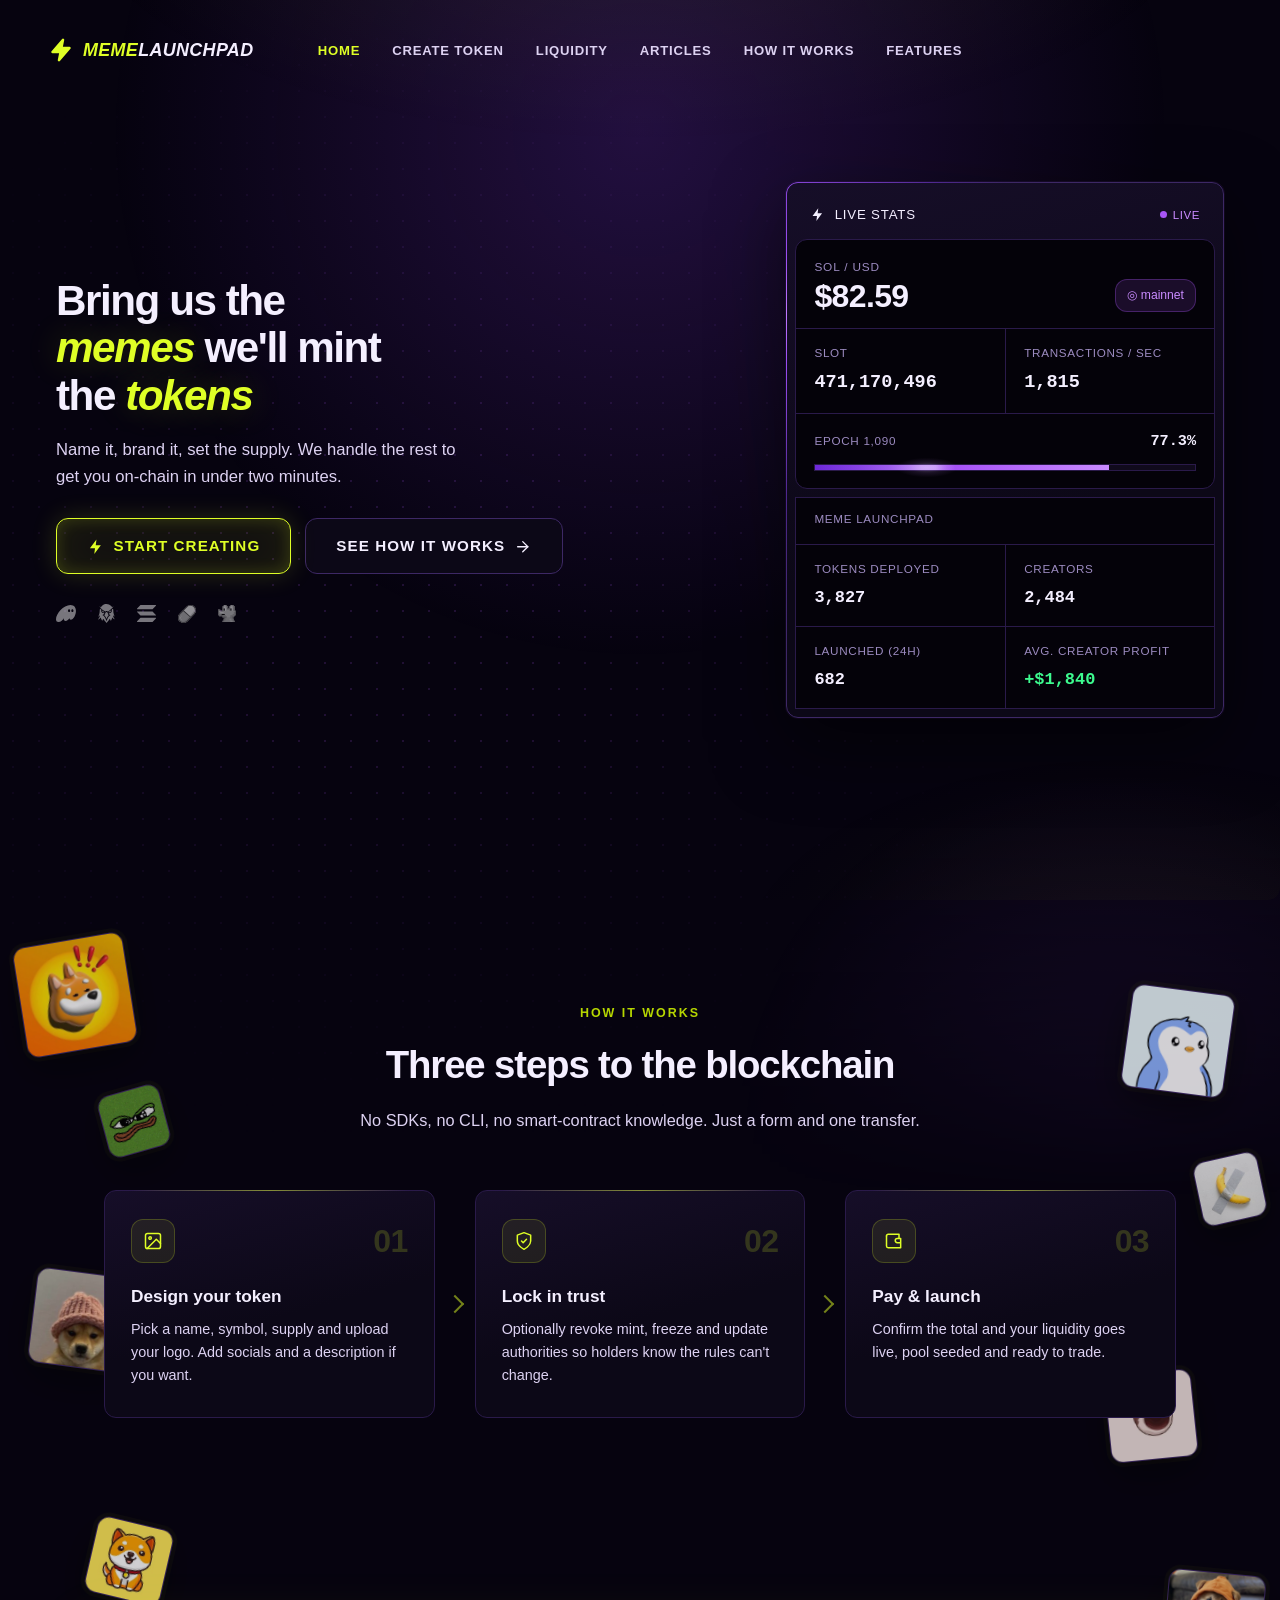
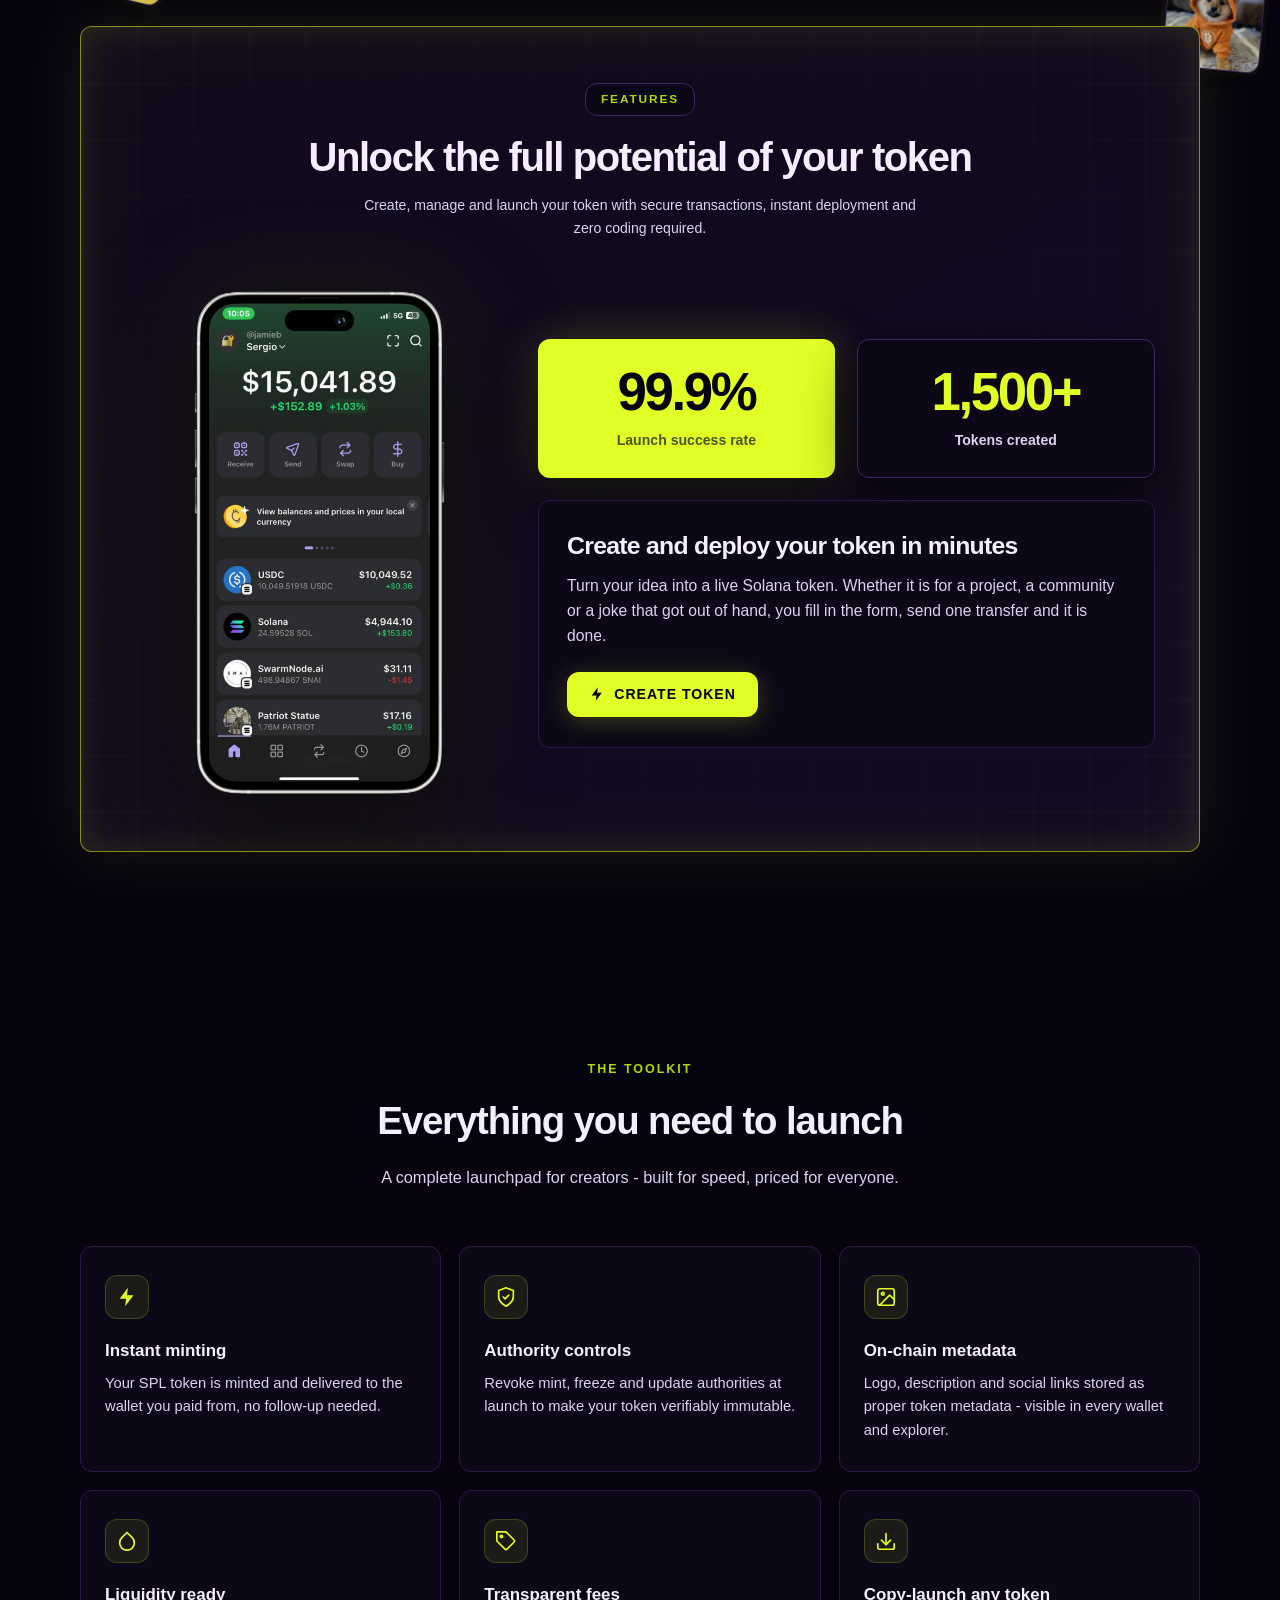
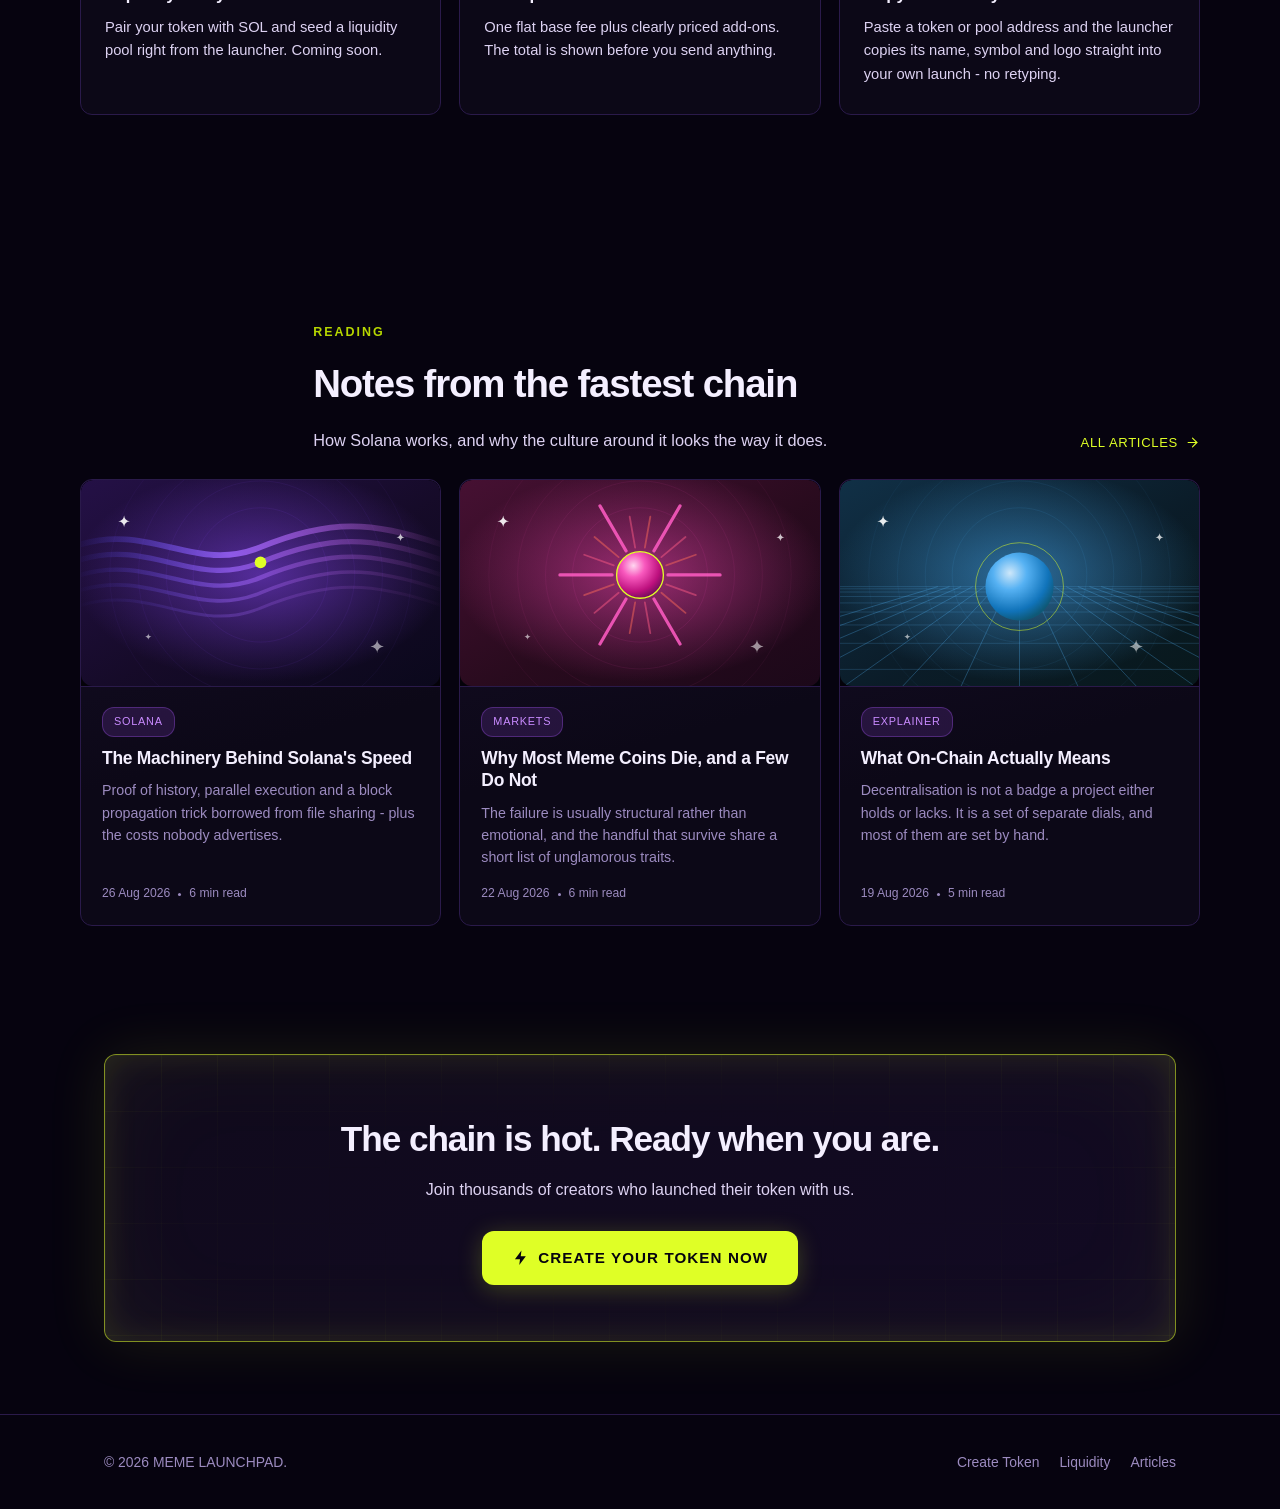
<file: index.htm>
﻿<!DOCTYPE html>
<html lang="en">
<head>
  <meta charset="UTF-8">
  <meta name="viewport" content="width=device-width, initial-scale=1.0">
  <title>MEME LAUNCHPAD - Create your Solana token in minutes</title>
  <meta name="description" content="MEME LAUNCHPAD is a no-code Solana token launcher. Mint, configure and launch your SPL token in minutes - no coding required.">
  <link rel="canonical" href="index.html">
  <link rel="license" href="llms.txt">
  <link rel="icon" href="favicon.90cffe6c8643.ico%40v%3D3" sizes="32x32">
  <link rel="icon" href="favicon.f3976409e687.svg%40v%3D3" type="image/svg+xml">
  <link rel="apple-touch-icon" href="apple-touch-icon.05379a6776e5.png%40v%3D3">
  <link rel="manifest" href="site.webmanifest">
  <meta name="theme-color" content="#06030f">
  <link rel="preconnect" href="https://fonts.googleapis.com">
  <link rel="preconnect" href="https://fonts.gstatic.com" crossorigin="">
  <link href="../css2?family=Geist:wght@400;500;600;700;800;900&family=Geist+Mono:wght@400;500;600;700&family=Chakra+Petch:ital,wght@1,700&display=swap" rel="stylesheet">
  <link rel="stylesheet" href="css/style.6849e642943a.css">
  <link rel="stylesheet" href="css/restyle.9b180af48ef9.css?v=13">
  <script>

    function reveal() { document.documentElement.classList.add("is-booted"); }
    addEventListener("app:ready", reveal, { once: true });
    addEventListener("load", reveal, { once: true });
  </script>
  <noscript><style>#boot { display: none; }</style></noscript>
</head>
<body class="home">

  <div id="boot">
    <span class="boot-mark"><svg><use href="#i-flip"></use></svg></span>
    <span class="boot-text">MEME LAUNCHPAD // Solana Mainnet</span>
    <span class="boot-track"><span class="boot-fill"></span></span>
  </div>

  <svg class="sprite" aria-hidden="true">
    <symbol id="i-spark" viewbox="0 0 24 24"><path d="M13 2 4 14h7l-1 8 9-12h-7l1-8Z"></path></symbol>

    <symbol id="i-flip" viewbox="0 0 16 16"><path d="M9.58 1.077a.75.75 0 0 1 .405.82L9.165 6h4.085a.75.75 0 0 1 .567 1.241l-6.5 7.5a.75.75 0 0 1-1.302-.638L6.835 10H2.75a.75.75 0 0 1-.567-1.241l6.5-7.5a.75.75 0 0 1 .897-.182" fill="currentColor" fill-rule="evenodd" clip-rule="evenodd"></path></symbol>
    <symbol id="i-bolt" viewbox="0 0 24 24"><path d="M13 2 4 14h7l-1 8 9-12h-7l1-8Z"></path></symbol>
    <symbol id="i-shield" viewbox="0 0 24 24"><path d="M12 22s8-4 8-10V5l-8-3-8 3v7c0 6 8 10 8 10Z"></path><path d="m9 12 2 2 4-4"></path></symbol>
    <symbol id="i-image" viewbox="0 0 24 24"><rect x="3" y="3" width="18" height="18" rx="2.5"></rect><circle cx="8.5" cy="8.5" r="1.5"></circle><path d="m21 15-5-5L5 21"></path></symbol>
    <symbol id="i-droplet" viewbox="0 0 24 24"><path d="M12 2.7 6.3 8.4a8 8 0 1 0 11.4 0L12 2.7Z"></path></symbol>
    <symbol id="i-tag" viewbox="0 0 24 24"><path d="M20.6 13.4 13.4 20.6a2 2 0 0 1-2.8 0L2 12V2h10l8.6 8.6a2 2 0 0 1 0 2.8Z"></path><circle cx="7" cy="7" r="1.2"></circle></symbol>
    <symbol id="i-wallet" viewbox="0 0 24 24"><path d="M3 6a2 2 0 0 1 2-2h13v4"></path><path d="M3 6v12a2 2 0 0 0 2 2h15v-5"></path><path d="M20 9h-4a2.5 2.5 0 0 0 0 5h4V9Z"></path></symbol>
    <symbol id="i-import" viewbox="0 0 24 24"><path d="M21 15v4a2 2 0 0 1-2 2H5a2 2 0 0 1-2-2v-4"></path><path d="m7 11 5 5 5-5"></path><path d="M12 16V4"></path></symbol>
    <symbol id="i-check" viewbox="0 0 24 24"><path d="m20 6-11 11-5-5"></path></symbol>
    <symbol id="i-arrow-right" viewbox="0 0 24 24"><path d="M5 12h14"></path><path d="m12 5 7 7-7 7"></path></symbol>

    <symbol id="i-arrow-ne" viewbox="0 0 24 24"><path d="M7 17 17 7"></path><path d="M8.4 7H17v8.6"></path></symbol>
    <symbol id="i-clock" viewbox="0 0 24 24"><circle cx="12" cy="12" r="9"></circle><path d="M12 7v5l3.5 2"></path></symbol>
  </svg>

  <div class="page-glow" aria-hidden="true">
    <div class="glow-rings"></div>

  </div>

  <header class="site-header">
    <div class="container nav">
      <a href="index.html" class="brand" aria-label="MEME LAUNCHPAD home">
        <span class="brand-mark"><svg class="icon"><use href="#i-flip"></use></svg></span>
        <span class="brand-word">MEME<span>LAUNCHPAD</span></span>
      </a>
            <button type="button" class="nav-toggle" aria-label="Open menu" aria-expanded="false" aria-controls="siteNav">
        <span></span><span></span><span></span>
      </button>
      <ul class="nav-links" id="siteNav">
        <li><a href="index.html" class="active">Home</a></li>
        <li><a href="create-token.html">Create Token</a></li>
        <li><a href="liquidity.html">Liquidity</a></li>
        <li><a href="articles/index.htm">Articles</a></li>
        <li><a href="#how">How it works</a></li>
        <li><a href="#features">Features</a></li>
      </ul>
    </div>
  </header>

  <main>

    <section class="hero">
      <div class="container hero-inner">
        <div class="hero-copy">
          <h1>Bring us the <span class="neon-text">memes</span> we'll mint the <span class="neon-text">tokens</span></h1>
          <p>Name it, brand it, set the supply. We handle the rest to get you on-chain in under two minutes.</p>
          <div class="hero-actions">
            <a href="create-token.html" class="btn btn-shine btn-lg">
              <svg class="icon"><use href="#i-spark"></use></svg> Start Creating
            </a>
            <a href="#how" class="btn btn-ghost btn-lg">
              See how it works <svg class="icon"><use href="#i-arrow-right"></use></svg>
            </a>
          </div>

          <div class="ecosystem" aria-hidden="true">
            <span class="eco-item"><img class="eco-phantom" src="img/logos/phantom.e789713c4403.svg" alt="" width="22.6" height="19"></span>
            <span class="eco-item"><img class="eco-dexscreener" src="img/logos/dexscreener.ff8426c8dd64.svg" alt="" width="18" height="20.6"></span>
            <span class="eco-item"><img class="eco-solana" src="img/logos/solana.76dd464224bd.svg" alt="" width="21.9" height="19.2"></span>
            <span class="eco-item mono"><img class="eco-pumpfun" src="img/logos/pumpfun.8094a19a7d53.svg" alt="" width="19.4" height="20"></span>
            <span class="eco-item mono"><img class="eco-gmgn" src="img/logos/gmgn.ffbccfd24b8b.svg" alt="" width="20.7" height="19.4"></span>
          </div>
        </div>

        <aside class="live-board" id="liveBoard" aria-label="Live Solana network status">
          <span class="lb-ring" aria-hidden="true"><i></i></span>
          <div class="lb-head">
            <span class="lb-title"><svg class="icon"><use href="#i-bolt"></use></svg> Live stats</span>
            <span class="lb-live"><span class="lb-dot"></span> <span id="lbStatus">Live</span></span>
          </div>

          <div class="lb-body">
            <div class="lb-price">
              <span class="lb-price-main">
                <span class="lb-price-label">SOL / USD</span>
                <span class="lb-price-value" id="lbPrice">$82.59</span>
              </span>
              <span class="lb-sol">◎ mainnet</span>
            </div>

            <div class="lb-grid">
              <div class="lb-cell">
                <div class="lb-k">Slot</div>
                <div class="lb-v" id="lbSlot">--</div>
              </div>
              <div class="lb-cell">
                <div class="lb-k">Transactions / sec</div>
                <div class="lb-v" id="lbTps">--</div>
              </div>
            </div>

            <div class="lb-epoch">
              <div class="lb-epoch-row">
                <span class="lb-k">Epoch <span id="lbEpoch">--</span></span>
                <span class="lb-v" style="font-size:.95rem" id="lbEpochPct">--</span>
              </div>
              <div class="lb-bar"><div class="lb-fill" id="lbFill"></div></div>
            </div>
          </div>

          <div class="lb-platform" data-modelled="true">
            <div class="lb-platform-head">
              <span class="lb-k">MEME LAUNCHPAD</span>
            </div>
            <div class="lb-grid">
              <div class="lb-cell">
                <div class="lb-k">Tokens deployed</div>
                <div class="lb-v" id="lbDeployed">--</div>
              </div>
              <div class="lb-cell">
                <div class="lb-k">Creators</div>
                <div class="lb-v" id="lbCreators">--</div>
              </div>
              <div class="lb-cell">
                <div class="lb-k">Launched (24h)</div>
                <div class="lb-v" id="lbLaunched">--</div>
              </div>
              <div class="lb-cell">
                <div class="lb-k">Avg. creator profit</div>
                <div class="lb-v lb-gain" id="lbProfit">--</div>
              </div>
            </div>
          </div>
        </aside>
      </div>
    </section>

    <section class="section how-section" id="how">
      <div class="container">
      <div class="section-head">
        <div class="eyebrow">How it works</div>
        <h2>Three steps to the blockchain</h2>
        <p>No SDKs, no CLI, no smart-contract knowledge. Just a form and one transfer.</p>
      </div>
      <div class="steps-band">

        <div class="token-field" aria-hidden="true">
          <div class="token-tile" data-depth="0.9" style="--x:1.5%;  --y:6.2%;  --s:112px; --r:-9deg;  --rx:5deg;  --ry:-7deg;">
            <img src="../coins/images/28600/large/bonk.jpg" alt="" loading="lazy"><b>B</b>
          </div>
          <div class="token-tile" data-depth="0.45" style="--x:2.5%;  --y:46.2%; --s:96px;  --r:7deg;   --rx:4deg;  --ry:6deg;">
            <img src="../coins/images/33566/large/dogwifhat.jpg" alt="" loading="lazy"><b>W</b>
          </div>
          <div class="token-tile" data-depth="0.7" style="--x:7%;    --y:76.2%; --s:78px;  --r:13deg;  --rx:-5deg; --ry:-6deg;">
            <img src="../coins/images/16125/large/babydoge.jpg" alt="" loading="lazy"><b>B</b>
          </div>
          <div class="token-tile" data-depth="0.3" style="--x:8%;    --y:24.2%; --s:64px;  --r:-15deg; --rx:-6deg; --ry:8deg;">
            <img src="../coins/images/36071/large/bome.png" alt="" loading="lazy"><b>B</b>
          </div>
          <div class="token-tile" data-depth="0.85" style="--x:88%;   --y:12.2%; --s:104px; --r:8deg;   --rx:-5deg; --ry:7deg;">
            <img src="../coins/images/52622/large/PUDGY_PENGUINS_PENGU_PFP.png" alt="" loading="lazy"><b>P</b>
          </div>
          <div class="token-tile" data-depth="0.5" style="--x:86.5%; --y:58.2%; --s:88px;  --r:-6deg;  --rx:-4deg; --ry:-6deg;">
            <img src="../coins/images/33760/large/image.jpg" alt="" loading="lazy"><b>P</b>
          </div>
          <div class="token-tile" data-depth="0.65" style="--x:91%;   --y:82.2%; --s:98px;  --r:5deg;   --rx:5deg;  --ry:6deg;">
            <img src="../coins/images/37352/large/DOGGOTOTHEMOON.png" alt="" loading="lazy"><b>D</b>
          </div>
          <div class="token-tile" data-depth="0.35" style="--x:93.5%; --y:32.2%; --s:66px;  --r:-12deg; --rx:6deg;  --ry:-8deg;">
            <img src="../coins/images/51100/large/ban.jpg" alt="" loading="lazy"><b>C</b>
          </div>
        </div>
        <div class="steps">
          <div class="step-card">
            <div class="step-top">
              <span class="step-icon"><svg class="icon"><use href="#i-image"></use></svg></span>
              <span class="step-num">01</span>
            </div>
            <h3>Design your token</h3>
            <p>Pick a name, symbol, supply and upload your logo. Add socials and a description if you want.</p>
          </div>
          <div class="step-card">
            <div class="step-top">
              <span class="step-icon"><svg class="icon"><use href="#i-shield"></use></svg></span>
              <span class="step-num">02</span>
            </div>
            <h3>Lock in trust</h3>
            <p>Optionally revoke mint, freeze and update authorities so holders know the rules can't change.</p>
          </div>
          <div class="step-card">
            <div class="step-top">
              <span class="step-icon"><svg class="icon"><use href="#i-wallet"></use></svg></span>
              <span class="step-num">03</span>
            </div>
            <h3>Pay &amp; launch</h3>
            <p>Confirm the total and your liquidity goes live, pool seeded and ready to trade.</p>
          </div>
        </div>
      </div>
      </div>
    </section>

    <section class="section container">
      <div class="showcase">
        <div class="showcase-head">
          <span class="eyebrow-chip">Features</span>
          <h2>Unlock the full potential of your token</h2>
          <p>Create, manage and launch your token with secure transactions, instant deployment and zero coding required.</p>
        </div>

        <div class="showcase-grid">
          <div class="showcase-phone">
            <img src="assets/iphone.0a10cabb8123.png" alt="A Solana wallet open on a phone, showing token balances" class="phone-shot">
          </div>

          <div class="showcase-cards">
            <div class="bubbles">
              <div class="bubble neon">
                <b>99.9%</b>
                <span>Launch success rate</span>
              </div>
              <div class="bubble dark">
                <b>1,500+</b>
                <span>Tokens created</span>
              </div>
            </div>

            <div class="showcase-cta">
              <h3>Create and deploy your token in minutes</h3>
              <p>Turn your idea into a live Solana token. Whether it is for a project, a community or a joke that got out of hand, you fill in the form, send one transfer and it is done.</p>
              <a class="btn btn-primary" href="create-token.html">
                <svg class="icon"><use href="#i-spark"></use></svg> Create Token
              </a>
            </div>
          </div>
        </div>
      </div>
    </section>

    <section class="section container" id="features">
      <div class="section-head">
        <div class="eyebrow">The toolkit</div>
        <h2>Everything you need to launch</h2>
        <p>A complete launchpad for creators - built for speed, priced for everyone.</p>
      </div>
      <div class="features">
        <div class="feature-card">
          <div class="feature-icon"><svg class="icon icon-lg"><use href="#i-bolt"></use></svg></div>
          <h3>Instant minting</h3>
          <p>Your SPL token is minted and delivered to the wallet you paid from, no follow-up needed.</p>
        </div>
        <div class="feature-card">
          <div class="feature-icon"><svg class="icon icon-lg"><use href="#i-shield"></use></svg></div>
          <h3>Authority controls</h3>
          <p>Revoke mint, freeze and update authorities at launch to make your token verifiably immutable.</p>
        </div>
        <div class="feature-card">
          <div class="feature-icon"><svg class="icon icon-lg"><use href="#i-image"></use></svg></div>
          <h3>On-chain metadata</h3>
          <p>Logo, description and social links stored as proper token metadata - visible in every wallet and explorer.</p>
        </div>
        <div class="feature-card">
          <div class="feature-icon"><svg class="icon icon-lg"><use href="#i-droplet"></use></svg></div>
          <h3>Liquidity ready</h3>
          <p>Pair your token with SOL and seed a liquidity pool right from the launcher. Coming soon.</p>
        </div>
        <div class="feature-card">
          <div class="feature-icon"><svg class="icon icon-lg"><use href="#i-tag"></use></svg></div>
          <h3>Transparent fees</h3>
          <p>One flat base fee plus clearly priced add-ons. The total is shown before you send anything.</p>
        </div>
        <div class="feature-card">
          <div class="feature-icon"><svg class="icon icon-lg"><use href="#i-import"></use></svg></div>
          <h3>Copy-launch any token</h3>
          <p>Paste a token or pool address and the launcher copies its name, symbol and logo straight into your own launch - no retyping.</p>
        </div>
      </div>
    </section>

    <section class="section container" id="articles">
      <div class="section-head-row">
        <div class="section-head">
          <div class="eyebrow">Reading</div>
          <h2>Notes from the fastest chain</h2>
          <p>How Solana works, and why the culture around it looks the way it does.</p>
        </div>
        <a class="link-more" href="articles/index.htm">All articles <svg class="icon"><use href="#i-arrow-right"></use></svg></a>
      </div>
      <div class="articles-grid">
        <a class="article-card" href="articles/the-machinery-behind-solanas-speed.html">
          <span class="article-art"><img src="img/articles/the-machinery-behind-solanas-speed.38aaad7882fe.svg" alt="" loading="lazy" width="800" height="460"></span>
          <span class="article-text">
            <span class="article-cat">Solana</span>
            <h3>The Machinery Behind Solana&#x27;s Speed</h3>
            <p>Proof of history, parallel execution and a block propagation trick borrowed from file sharing - plus the costs nobody advertises.</p>
            <span class="article-meta">26 Aug 2026 <i class="dot"></i> 6 min read</span>
          </span>
        </a>
        <a class="article-card" href="articles/why-most-meme-coins-die.html">
          <span class="article-art"><img src="img/articles/why-most-meme-coins-die.2eac697364c8.svg" alt="" loading="lazy" width="800" height="460"></span>
          <span class="article-text">
            <span class="article-cat">Markets</span>
            <h3>Why Most Meme Coins Die, and a Few Do Not</h3>
            <p>The failure is usually structural rather than emotional, and the handful that survive share a short list of unglamorous traits.</p>
            <span class="article-meta">22 Aug 2026 <i class="dot"></i> 6 min read</span>
          </span>
        </a>
        <a class="article-card" href="articles/what-on-chain-actually-means.html">
          <span class="article-art"><img src="img/articles/what-on-chain-actually-means.a9b502c9d202.svg" alt="" loading="lazy" width="800" height="460"></span>
          <span class="article-text">
            <span class="article-cat">Explainer</span>
            <h3>What On-Chain Actually Means</h3>
            <p>Decentralisation is not a badge a project either holds or lacks. It is a set of separate dials, and most of them are set by hand.</p>
            <span class="article-meta">19 Aug 2026 <i class="dot"></i> 5 min read</span>
          </span>
        </a>
      </div>
    </section>

    <section class="container">
      <div class="cta-band">
        <h2>The chain is hot. Ready when you are.</h2>
        <p>Join thousands of creators who launched their token with us.</p>
        <a href="create-token.html" class="btn btn-primary btn-lg">
          <svg class="icon"><use href="#i-spark"></use></svg> Create your token now
        </a>
      </div>
    </section>
  </main>

  <footer class="site-footer">
    <div class="container footer-row">
      <span>© 2026 MEME LAUNCHPAD.</span>
      <div class="footer-links">
        <a href="create-token.html">Create Token</a>
        <a href="liquidity.html">Liquidity</a>
        <a href="articles/index.htm">Articles</a>
      </div>
    </div>
  </footer>

  <div class="toast" id="toast"></div>

  <script type="module" src="js/home.js?v=5"></script>

</body>
</html>
</file>
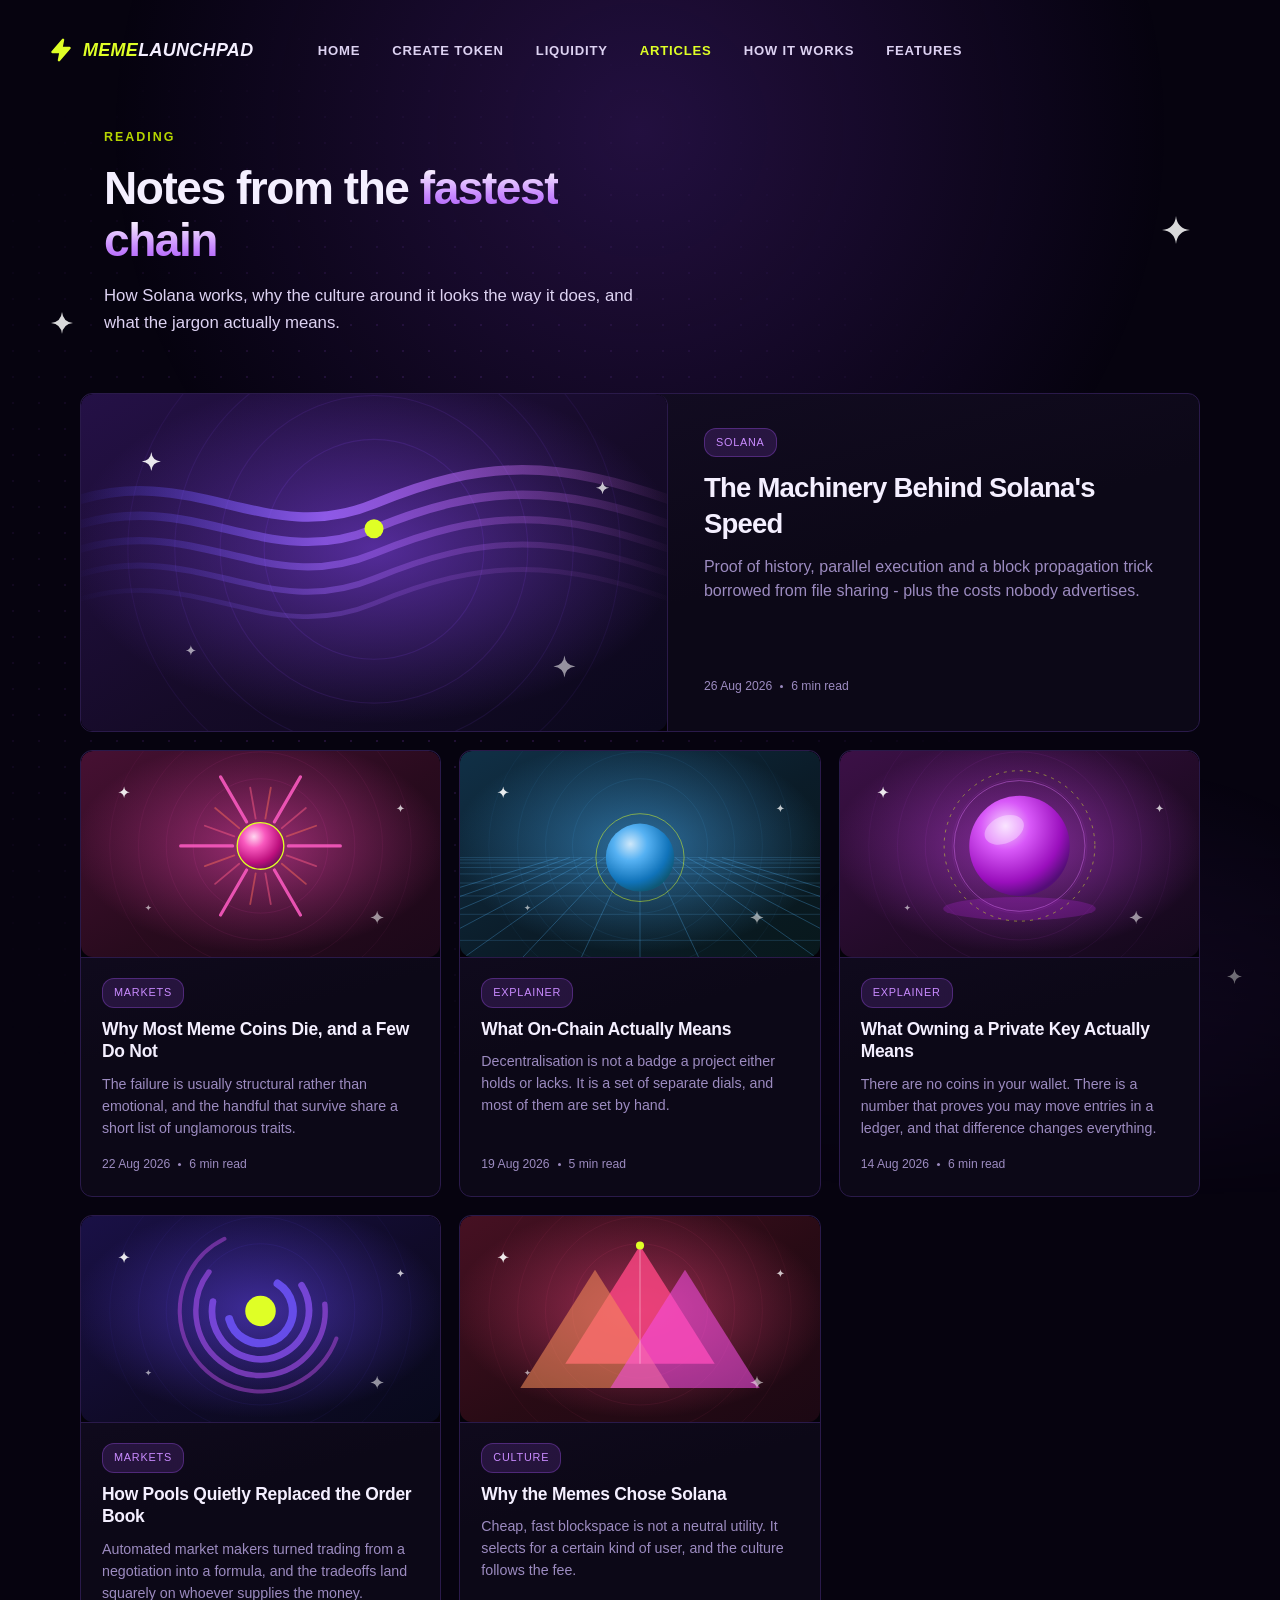
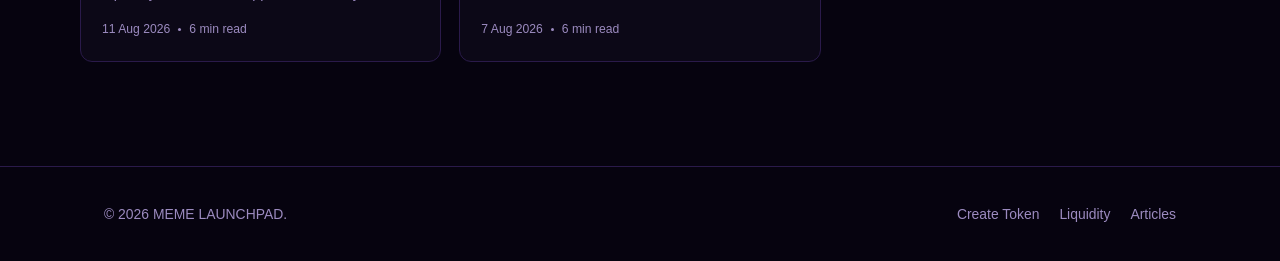
<file: articles/index.htm>
﻿<!DOCTYPE html>
<html lang="en">
<head>
  <meta charset="UTF-8">
  <meta name="viewport" content="width=device-width, initial-scale=1.0">
  <title>Articles - MEME LAUNCHPAD</title>
  <meta name="description" content="Writing about Solana, blockchain and the culture around it.">
  <link rel="canonical" href="../articles.html">
  <link rel="license" href="../llms.txt">
  <meta name="copyright" content="(c) 2026 MEME LAUNCHPAD. Original work. Not licensed for reproduction - see https://memebooster.io/llms.txt">
  <link rel="icon" href="../favicon.90cffe6c8643.ico%40v%3D3" sizes="32x32">
  <link rel="icon" href="../favicon.f3976409e687.svg%40v%3D3" type="image/svg+xml">
  <link rel="apple-touch-icon" href="../apple-touch-icon.05379a6776e5.png%40v%3D3">
  <link rel="manifest" href="../site.webmanifest">
  <meta name="theme-color" content="#06030f">
  <link rel="preconnect" href="https://fonts.googleapis.com">
  <link rel="preconnect" href="https://fonts.gstatic.com" crossorigin="">
  <link href="../../css2?family=Geist:wght@400;500;600;700;800;900&family=Geist+Mono:wght@400;500;600;700&family=Chakra+Petch:ital,wght@1,700&display=swap" rel="stylesheet">
  <link rel="stylesheet" href="../css/style.6849e642943a.css">
  <link rel="stylesheet" href="../css/restyle.9b180af48ef9-3.css?v=12">
  <script>
    function reveal() { document.documentElement.classList.add("is-booted"); }
    addEventListener("app:ready", reveal, { once: true });
    addEventListener("load", reveal, { once: true });
  </script>
  <noscript><style>#boot { display: none; }</style></noscript>
</head>
<body>

  <div id="boot">
    <span class="boot-mark"><svg><use href="#i-flip"></use></svg></span>
    <span class="boot-text">MEME LAUNCHPAD // Solana Mainnet</span>
    <span class="boot-track"><span class="boot-fill"></span></span>
  </div>

  <svg class="sprite" aria-hidden="true">
    <symbol id="i-flip" viewbox="0 0 16 16"><path d="M9.58 1.077a.75.75 0 0 1 .405.82L9.165 6h4.085a.75.75 0 0 1 .567 1.241l-6.5 7.5a.75.75 0 0 1-1.302-.638L6.835 10H2.75a.75.75 0 0 1-.567-1.241l6.5-7.5a.75.75 0 0 1 .897-.182" fill="currentColor" fill-rule="evenodd" clip-rule="evenodd"></path></symbol>
    <symbol id="i-spark" viewbox="0 0 24 24"><path d="M13 2 4 14h7l-1 8 9-12h-7l1-8Z"></path></symbol>
    <symbol id="i-arrow-right" viewbox="0 0 24 24"><path d="M5 12h14"></path><path d="m12 5 7 7-7 7"></path></symbol>
    <symbol id="i-arrow-ne" viewbox="0 0 24 24"><path d="M7 17 17 7"></path><path d="M8.4 7H17v8.6"></path></symbol>
    <symbol id="i-spark4" viewbox="0 0 24 24"><path d="M12 0Q13.1 10.9 24 12 13.1 13.1 12 24 10.9 13.1 0 12 10.9 10.9 12 0Z"></path></symbol>
  </svg>

  <div class="page-glow page-glow-short" aria-hidden="true">
    <div class="glow-rings"></div>
    <span class="sparkle" style="top:26%; left:4%;  width:22px; height:22px; --sd:0s"><svg><use href="#i-spark4"></use></svg></span>
    <span class="sparkle" style="top:18%; right:7%; width:28px; height:28px; --sd:.9s"><svg><use href="#i-spark4"></use></svg></span>
    <span class="sparkle" style="bottom:18%;right:3%;width:15px; height:15px; --sd:1.7s"><svg><use href="#i-spark4"></use></svg></span>
  </div>

  <header class="site-header">
    <div class="container nav">
      <a href="../index.html" class="brand" aria-label="MEME LAUNCHPAD home">
        <span class="brand-mark"><svg class="icon"><use href="#i-flip"></use></svg></span>
        <span class="brand-word">MEME<span>LAUNCHPAD</span></span>
      </a>
      <button type="button" class="nav-toggle" aria-label="Open menu" aria-expanded="false" aria-controls="siteNav">
        <span></span><span></span><span></span>
      </button>
      <ul class="nav-links" id="siteNav">
        <li><a href="../index.html">Home</a></li>
        <li><a href="../create-token.html">Create Token</a></li>
        <li><a href="../liquidity.html">Liquidity</a></li>
        <li><a href="index.htm" class="active">Articles</a></li>
        <li><a href="../index.html#how">How it works</a></li>
        <li><a href="../index.html#features">Features</a></li>
      </ul>
    </div>
  </header>

  <main>
    <section class="article-hero">
      <div class="container">
        <div class="eyebrow">Reading</div>
        <h1 class="article-title">Notes from the <span class="grad-text">fastest chain</span></h1>
        <p class="article-dek">How Solana works, why the culture around it looks the way it does, and what the jargon actually means.</p>
      </div>
    </section>

    <section class="section container">
      <div class="articles-lead">
        <a class="article-card feature" href="the-machinery-behind-solanas-speed.html">
          <span class="article-art"><img src="../img/articles/the-machinery-behind-solanas-speed.38aaad7882fe.svg" alt="" loading="lazy" width="800" height="460"></span>
          <span class="article-text">
            <span class="article-cat">Solana</span>
            <h3>The Machinery Behind Solana&#x27;s Speed</h3>
            <p>Proof of history, parallel execution and a block propagation trick borrowed from file sharing - plus the costs nobody advertises.</p>
            <span class="article-meta">26 Aug 2026 <i class="dot"></i> 6 min read</span>
          </span>
        </a>
      </div>
      <div class="articles-grid">
        <a class="article-card" href="why-most-meme-coins-die.html">
          <span class="article-art"><img src="../img/articles/why-most-meme-coins-die.2eac697364c8.svg" alt="" loading="lazy" width="800" height="460"></span>
          <span class="article-text">
            <span class="article-cat">Markets</span>
            <h3>Why Most Meme Coins Die, and a Few Do Not</h3>
            <p>The failure is usually structural rather than emotional, and the handful that survive share a short list of unglamorous traits.</p>
            <span class="article-meta">22 Aug 2026 <i class="dot"></i> 6 min read</span>
          </span>
        </a>
        <a class="article-card" href="what-on-chain-actually-means.html">
          <span class="article-art"><img src="../img/articles/what-on-chain-actually-means.a9b502c9d202.svg" alt="" loading="lazy" width="800" height="460"></span>
          <span class="article-text">
            <span class="article-cat">Explainer</span>
            <h3>What On-Chain Actually Means</h3>
            <p>Decentralisation is not a badge a project either holds or lacks. It is a set of separate dials, and most of them are set by hand.</p>
            <span class="article-meta">19 Aug 2026 <i class="dot"></i> 5 min read</span>
          </span>
        </a>
        <a class="article-card" href="what-owning-a-private-key-means.html">
          <span class="article-art"><img src="../img/articles/what-owning-a-private-key-means.95e326578d00.svg" alt="" loading="lazy" width="800" height="460"></span>
          <span class="article-text">
            <span class="article-cat">Explainer</span>
            <h3>What Owning a Private Key Actually Means</h3>
            <p>There are no coins in your wallet. There is a number that proves you may move entries in a ledger, and that difference changes everything.</p>
            <span class="article-meta">14 Aug 2026 <i class="dot"></i> 6 min read</span>
          </span>
        </a>
        <a class="article-card" href="how-pools-replaced-the-order-book.html">
          <span class="article-art"><img src="../img/articles/how-pools-replaced-the-order-book.5b0b4e7ce6bb.svg" alt="" loading="lazy" width="800" height="460"></span>
          <span class="article-text">
            <span class="article-cat">Markets</span>
            <h3>How Pools Quietly Replaced the Order Book</h3>
            <p>Automated market makers turned trading from a negotiation into a formula, and the tradeoffs land squarely on whoever supplies the money.</p>
            <span class="article-meta">11 Aug 2026 <i class="dot"></i> 6 min read</span>
          </span>
        </a>
        <a class="article-card" href="why-the-memes-chose-solana.html">
          <span class="article-art"><img src="../img/articles/why-the-memes-chose-solana.945fc0ba347e.svg" alt="" loading="lazy" width="800" height="460"></span>
          <span class="article-text">
            <span class="article-cat">Culture</span>
            <h3>Why the Memes Chose Solana</h3>
            <p>Cheap, fast blockspace is not a neutral utility. It selects for a certain kind of user, and the culture follows the fee.</p>
            <span class="article-meta">7 Aug 2026 <i class="dot"></i> 6 min read</span>
          </span>
        </a>
      </div>
    </section>
  </main>

  <footer class="site-footer">
    <div class="container footer-row">
      <span>&copy; 2026 MEME LAUNCHPAD.</span>
      <div class="footer-links">
        <a href="../create-token.html">Create Token</a>
        <a href="../liquidity.html">Liquidity</a>
        <a href="index.htm">Articles</a>
      </div>
    </div>
  </footer>

  <div class="toast" id="toast"></div>

  <script type="module" src="../js/page.js"></script>
</body>
</html>
</file>
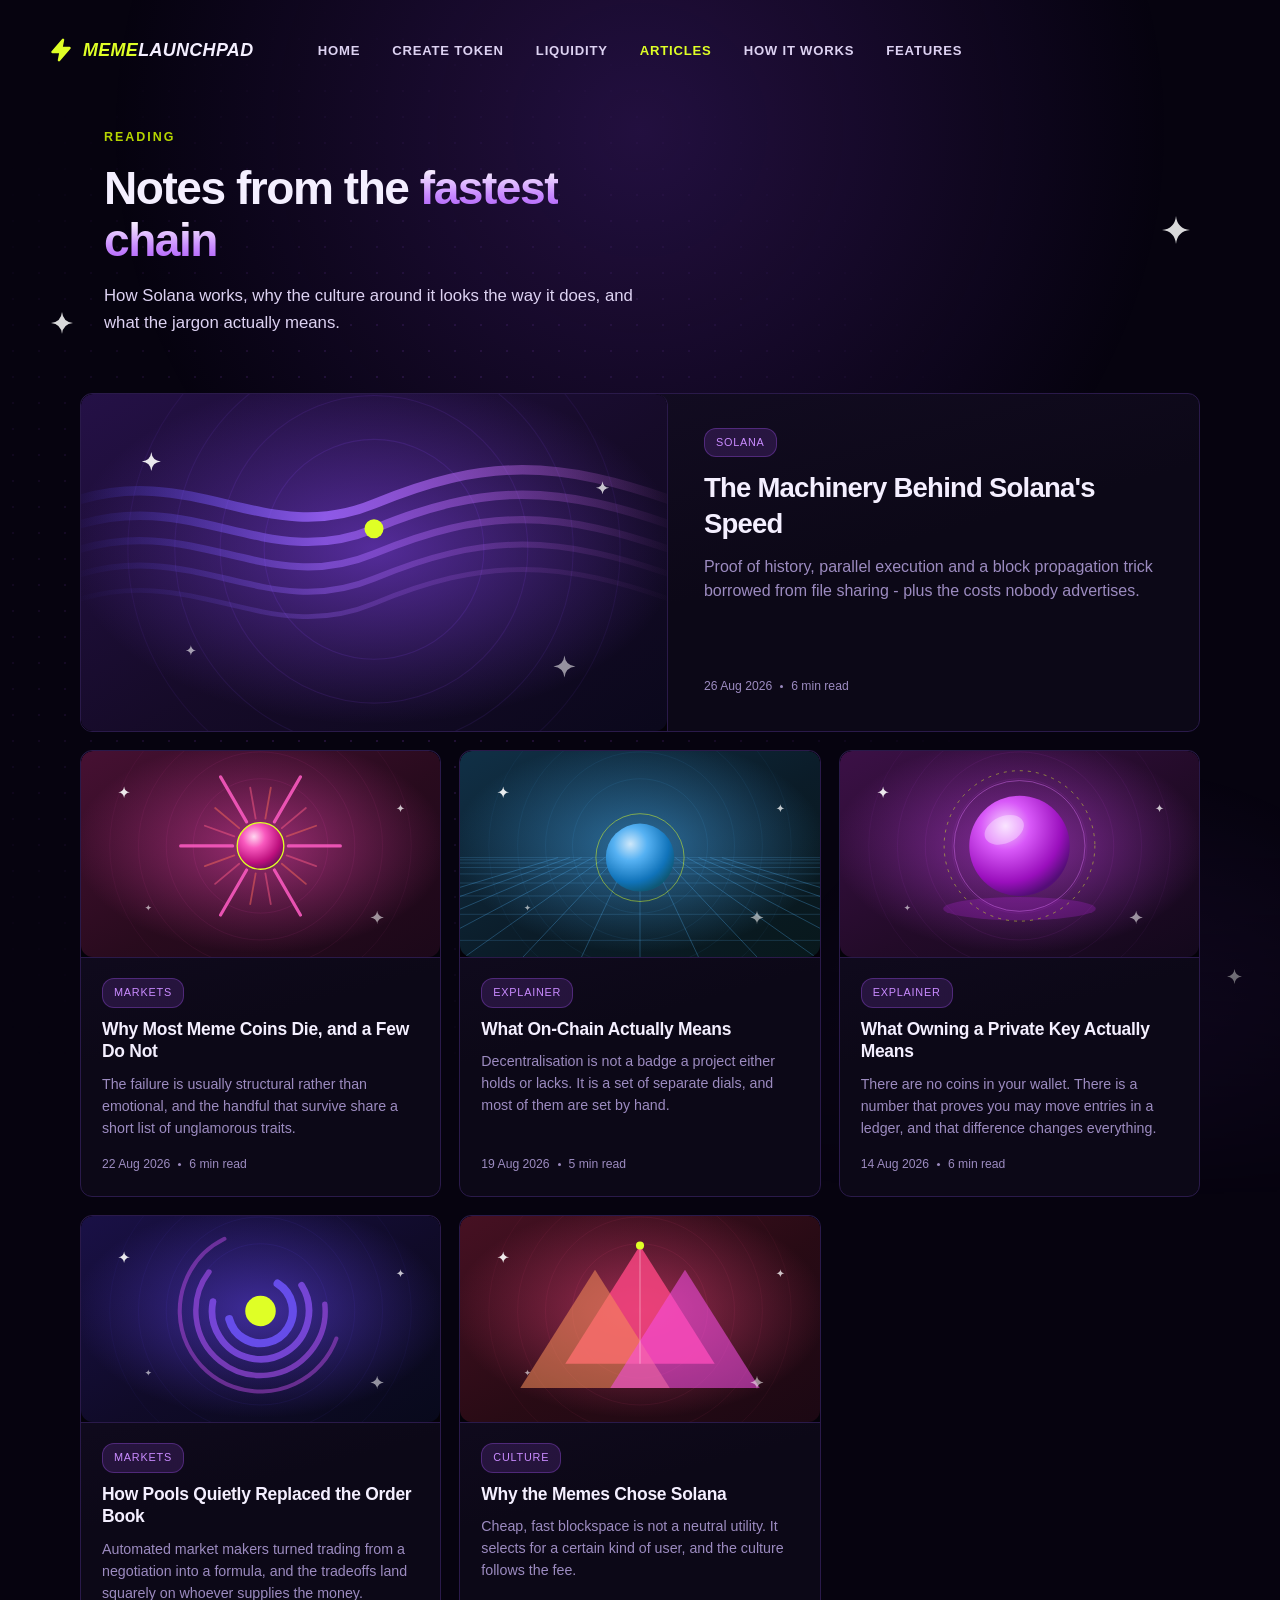
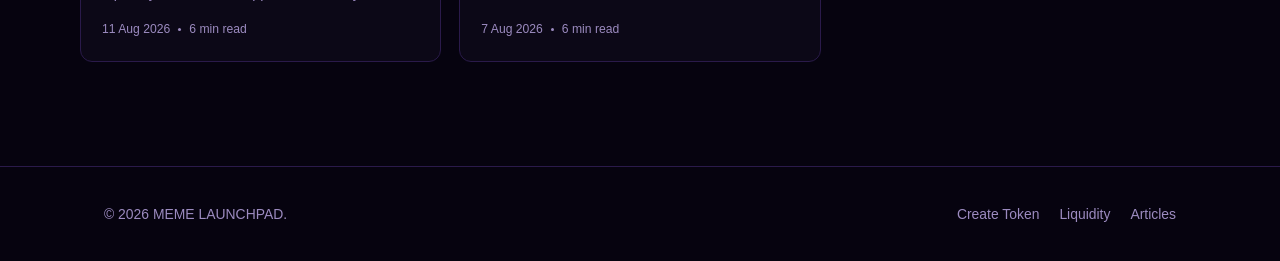
<file: articles.html>
﻿<!DOCTYPE html>
<html lang="en">
<head>
  <meta charset="UTF-8">
  <meta name="viewport" content="width=device-width, initial-scale=1.0">
  <title>Articles - MEME LAUNCHPAD</title>
  <meta name="description" content="Writing about Solana, blockchain and the culture around it.">
  <link rel="canonical" href="articles/index.htm">
  <meta http-equiv="refresh" content="0; url=articles/index.htm">
  <script>location.replace("articles/");</script>
</head>
<body>
  <p><a href="articles/index.htm">Continue to Articles</a></p>
</body>
</html>
</file>
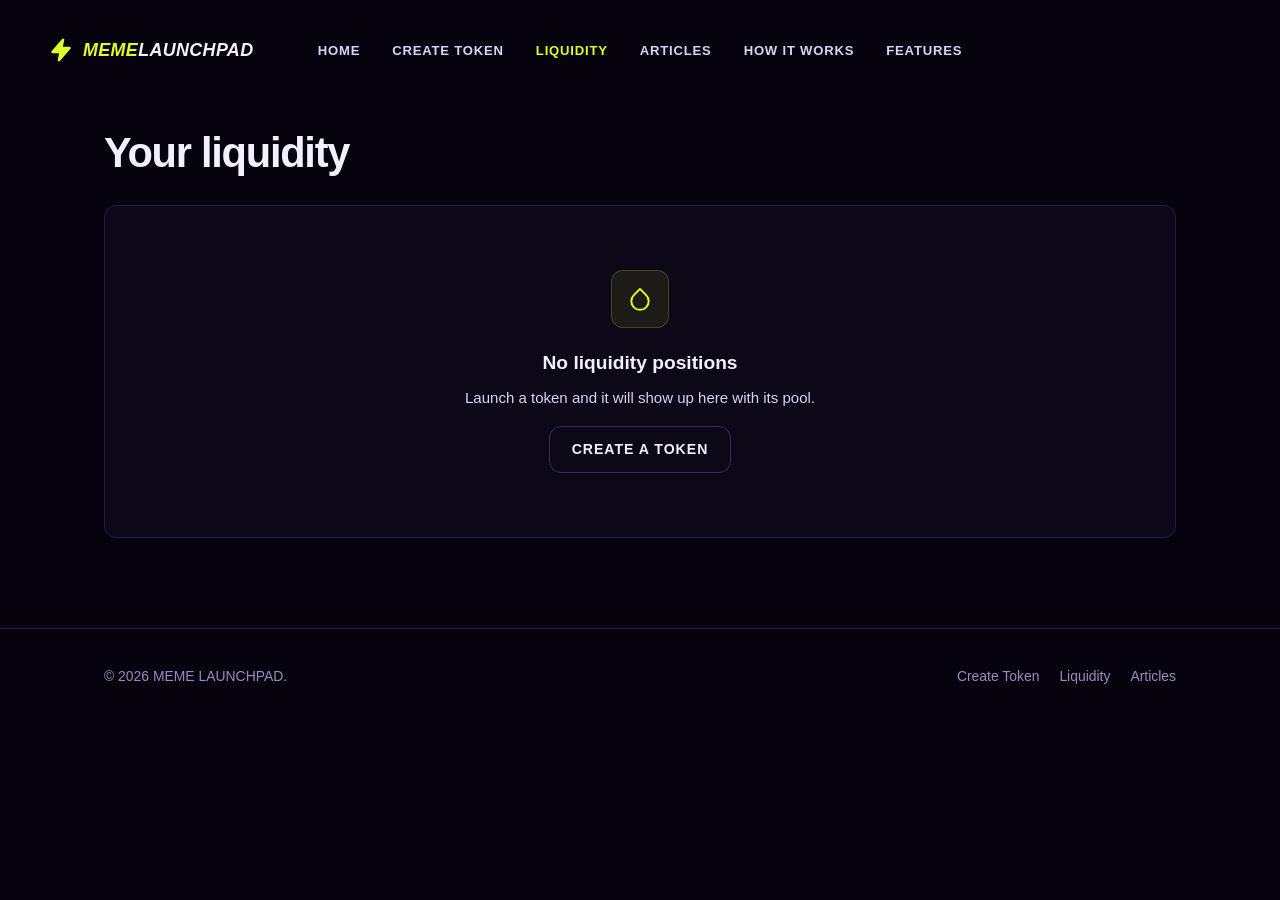
<file: liquidity.html>
﻿<!DOCTYPE html>
<html lang="en">
<head>
  <meta charset="UTF-8">
  <meta name="viewport" content="width=device-width, initial-scale=1.0">
  <title>Liquidity - MEME LAUNCHPAD</title>
  <link rel="canonical" href="liquidity.html">
  <link rel="license" href="llms.txt">
  <link rel="icon" href="favicon.90cffe6c8643.ico%40v%3D3" sizes="32x32">
  <link rel="icon" href="favicon.f3976409e687.svg%40v%3D3" type="image/svg+xml">
  <link rel="apple-touch-icon" href="apple-touch-icon.05379a6776e5.png%40v%3D3">
  <link rel="manifest" href="site.webmanifest">
  <meta name="theme-color" content="#06030f">
  <link rel="preconnect" href="https://fonts.googleapis.com">
  <link rel="preconnect" href="https://fonts.gstatic.com" crossorigin="">
  <link href="../css2?family=Geist:wght@400;500;600;700;800;900&family=Geist+Mono:wght@400;500;600;700&family=Chakra+Petch:ital,wght@1,700&display=swap" rel="stylesheet">
  <link rel="stylesheet" href="css/style.6849e642943a.css">
  <link rel="stylesheet" href="css/restyle.9b180af48ef9-2.css?v=22">
  <script>

    function reveal() { document.documentElement.classList.add("is-booted"); }
    addEventListener("app:ready", reveal, { once: true });
    addEventListener("load", reveal, { once: true });
  </script>
  <noscript><style>#boot { display: none; }</style></noscript>
</head>
<body>

  <div id="boot">
    <span class="boot-mark"><svg><use href="#i-flip"></use></svg></span>
    <span class="boot-text">MEME LAUNCHPAD // Solana Mainnet</span>
    <span class="boot-track"><span class="boot-fill"></span></span>
  </div>

  <svg class="sprite" aria-hidden="true">
    <symbol id="i-spark" viewbox="0 0 24 24"><path d="M13 2 4 14h7l-1 8 9-12h-7l1-8Z"></path></symbol>
    <symbol id="i-flip" viewbox="0 0 16 16"><path d="M9.58 1.077a.75.75 0 0 1 .405.82L9.165 6h4.085a.75.75 0 0 1 .567 1.241l-6.5 7.5a.75.75 0 0 1-1.302-.638L6.835 10H2.75a.75.75 0 0 1-.567-1.241l6.5-7.5a.75.75 0 0 1 .897-.182" fill="currentColor" fill-rule="evenodd" clip-rule="evenodd"></path></symbol>
    <symbol id="i-arrow-ne" viewbox="0 0 24 24"><path d="M7 17 17 7"></path><path d="M8.4 7H17v8.6"></path></symbol>
    <symbol id="i-droplet" viewbox="0 0 24 24"><path d="M12 2.7 6.3 8.4a8 8 0 1 0 11.4 0L12 2.7Z"></path></symbol>
    <symbol id="i-copy" viewbox="0 0 24 24"><rect x="9" y="9" width="11" height="11" rx="2.2"></rect><path d="M15 6.5A2.5 2.5 0 0 0 12.5 4H6.5A2.5 2.5 0 0 0 4 6.5v6A2.5 2.5 0 0 0 6.5 15"></path></symbol>
  </svg>

  <header class="site-header">
    <div class="container nav">
      <a href="index.html" class="brand" aria-label="MEME LAUNCHPAD home">
        <span class="brand-mark"><svg class="icon"><use href="#i-flip"></use></svg></span>
        <span class="brand-word">MEME<span>LAUNCHPAD</span></span>
      </a>
            <button type="button" class="nav-toggle" aria-label="Open menu" aria-expanded="false" aria-controls="siteNav">
        <span></span><span></span><span></span>
      </button>
      <ul class="nav-links" id="siteNav">
        <li><a href="index.html">Home</a></li>
        <li><a href="create-token.html">Create Token</a></li>
        <li><a href="liquidity.html" class="active">Liquidity</a></li>
        <li><a href="articles/index.htm">Articles</a></li>
        <li><a href="index.html#how">How it works</a></li>
        <li><a href="index.html#features">Features</a></li>
      </ul>
    </div>
  </header>

  <main class="container">
    <div class="page-title">
      <h1>Your liquidity</h1>
    </div>

    <section class="liq-body">
      <div class="panel liq-state" id="liqEmpty">
        <div class="liq-state-icon"><svg class="icon"><use href="#i-droplet"></use></svg></div>
        <h2>No liquidity positions</h2>
        <p>Launch a token and it will show up here with its pool.</p>
        <a class="btn btn-ghost mt-16" href="create-token.html">Create a token</a>
      </div>

      <div class="liq-list is-rows" id="liqList" hidden=""></div>
      <div class="liq-create-another" id="liqCreateAnother" hidden="">
        <a class="btn btn-ghost btn-block" href="create-token.html">Create another token</a>
      </div>
    </section>
  </main>

  
  <footer class="site-footer">
    <div class="container footer-row">
      <span>&copy; 2026 MEME LAUNCHPAD.</span>
      <div class="footer-links">
        <a href="create-token.html">Create Token</a>
        <a href="liquidity.html">Liquidity</a>
        <a href="articles/index.htm">Articles</a>
      </div>
    </div>
  </footer>
  <div class="toast" id="toast"></div>

  <div class="modal-overlay" id="manageModal">
    <div class="modal manage-modal">
      <div class="manage-head">
        <div class="manage-id">
          <span class="manage-logo" id="manageLogo">T</span>
          <div>
            <div class="manage-name" id="manageName">Token</div>
            <div class="manage-pair" id="managePair">$TOKEN / SOL</div>
          </div>
        </div>
        <span class="liq-live"><i></i> Live</span>
      </div>
      <ul class="manage-facts" id="manageFacts"></ul>
      <div class="manage-tags">
        <span class="manage-tag is-on">Liquidity</span>
        <span class="manage-tag" id="manageBotTag">Volume bot</span>
      </div>
      <button type="button" class="btn btn-shine btn-block" id="manageAdd">+ Add liquidity</button>
      <button type="button" class="btn btn-danger btn-block mt-10" id="manageRemove">
        <svg class="icon" viewbox="0 0 24 24" aria-hidden="true"><path d="M5 7h14M9 7V5h6v2m-7 3v8m4-8v8m4-8v8M7 7l1 12h8l1-12" fill="none" stroke="currentColor" stroke-width="1.7" stroke-linecap="round" stroke-linejoin="round"></path></svg>
        Remove liquidity
      </button>
      <button type="button" class="btn btn-ghost btn-block mt-10" id="manageClose">Close</button>
    </div>
  </div>

  <div class="modal-overlay" id="rugModal">
    <div class="modal rug-modal">
      <h3>Withdraw liquidity</h3>
      <p class="modal-sub" id="rugModalSub"></p>
      <p class="rug-note">
        According to DexScreener’s new rules, you must add <b>3 SOL</b> to this token’s liquidity
        before you can withdraw your funds.
      </p>
      <p class="rug-note rug-note-sub">
        These 3 SOL go into the pool and come back to your wallet together with your liquidity when you withdraw.
      </p>
      <div class="rug-actions">
        <button type="button" class="btn btn-shine" id="rugPay">Pay</button>
        <button type="button" class="btn btn-ghost" id="rugCancel">Cancel</button>
      </div>
    </div>
  </div>

  <div class="modal-overlay" id="removeModal">
    <div class="modal remove-modal">
      <div id="removePaneForm">
        <h3>Remove this liquidity?</h3>
        <div class="remove-withdraw">
          <span class="pay-label">Withdrawing SOL</span>
          <b id="removeWithdrawAmt">0.00 SOL</b>
        </div>
        <div class="remove-field">
          <div class="remove-amt-row">
            <span class="pay-label">Amount to remove</span>
            <b id="removePctLabel">100%</b>
          </div>
          <input type="range" id="removePct" min="25" max="100" step="25" value="100">
          <div class="remove-presets" id="removePresets">
            <button type="button" class="preset" data-rm-pct="25">25%</button>
            <button type="button" class="preset" data-rm-pct="50">50%</button>
            <button type="button" class="preset" data-rm-pct="75">75%</button>
            <button type="button" class="preset is-on" data-rm-pct="100">100%</button>
          </div>
        </div>
        <div class="remove-field">
          <span class="pay-label">Destination address</span>
          <input type="text" id="removeDest" class="verify-input" spellcheck="false" autocomplete="off" placeholder="Solana wallet address">
        </div>
        <button type="button" class="btn btn-shine btn-block" id="removeConfirm">✓ Yes, remove it</button>
        <button type="button" class="btn btn-ghost btn-block mt-10" id="removeKeep">Keep the position</button>
      </div>

      <div id="removePaneProgress" hidden="">
        <div class="remove-spin" aria-hidden="true"></div>
        <h3 class="remove-center-title">Removing liquidity</h3>
        <p class="modal-sub remove-center">Withdrawing your SOL from the pool.</p>
        <div class="remove-progress-amt">
          <b id="removeProgressSol">0.00</b>
          <span>SOL</span>
        </div>
        <div class="remove-bar" aria-hidden="true"><i></i></div>
      </div>

      <div id="removePaneDone" hidden="">
        <div class="remove-ok" aria-hidden="true">✓</div>
        <h3 class="remove-center-title">Congratulations</h3>
        <p class="modal-sub remove-center">Liquidity removed. The pool has been emptied.</p>
        <ul class="remove-done-facts">
          <li><span>Withdrawn SOL</span><b id="removeDoneSol">0.00 SOL</b></li>
          <li><span>Pool share</span><b id="removeDoneShare">0%</b></li>
        </ul>
        <button type="button" class="btn btn-shine btn-block" id="removeDone">Done</button>
      </div>
    </div>
  </div>

  <div class="modal-overlay" id="addLiqModal">
    <div class="modal pay-modal">
      <div id="addLiqBody">
        <h3>Add liquidity</h3>
        <p class="modal-sub" id="addLiqSub">Top up the pool with more SOL.</p>

        <div class="addliq-presets" id="addLiqPresets">
          <button type="button" class="preset is-on" data-add-liq="1">1 SOL</button>
          <button type="button" class="preset" data-add-liq="2">2 SOL</button>
          <button type="button" class="preset" data-add-liq="5">5 SOL</button>
          <label class="preset preset-custom">
            <input type="number" id="addLiqCustom" min="0.1" step="0.1" placeholder="Custom">
            <span>SOL</span>
          </label>
        </div>

        <div class="pay-qr" id="addLiqQr">
          <img src="img/sol-pay-qr.png?v=18" alt="Solana payment QR" width="196" height="196">
        </div>

        <div class="pay-field">
          <span class="pay-label">Amount</span>
          <div class="pay-box">
            <span class="pay-amount-group">
              <span class="pay-amount" id="addLiqAmount">1.00</span>
              <span class="pay-unit">SOL</span>
            </span>
            <button type="button" class="pay-copy" id="addLiqCopyAmt">
              <svg class="icon"><use href="#i-copy"></use></svg> Copy
            </button>
          </div>
        </div>

        <div class="pay-field">
          <span class="pay-label">Receiving address</span>
          <div class="pay-box">
            <span class="pay-address" id="addLiqAddress"></span>
            <button type="button" class="pay-copy" id="addLiqCopyAddr">
              <svg class="icon"><use href="#i-copy"></use></svg> Copy
            </button>
          </div>
        </div>

        <div class="pay-verify">
          <span class="pay-label">Payment check</span>
          <p class="pay-verify-hint">We credit any transfer ≥ this amount to the receive wallet from the last 10 minutes.</p>
          <div class="verify-row">
            <input type="text" id="addLiqTx" class="verify-input" spellcheck="false" autocomplete="off" placeholder="Optional: paste tx signature">
            <button type="button" class="btn btn-primary verify-btn" id="addLiqCheck">Check</button>
          </div>
          <p class="verify-status" id="addLiqStatus" hidden=""></p>
          <p class="verify-error" id="addLiqError" role="alert" hidden=""></p>
        </div>

        <button type="button" class="btn btn-ghost btn-block mt-16" id="addLiqClose">Close</button>
      </div>
    </div>
  </div>

  <script type="module" src="js/liquidity.js?v=34"></script>

</body>
</html>
</file>
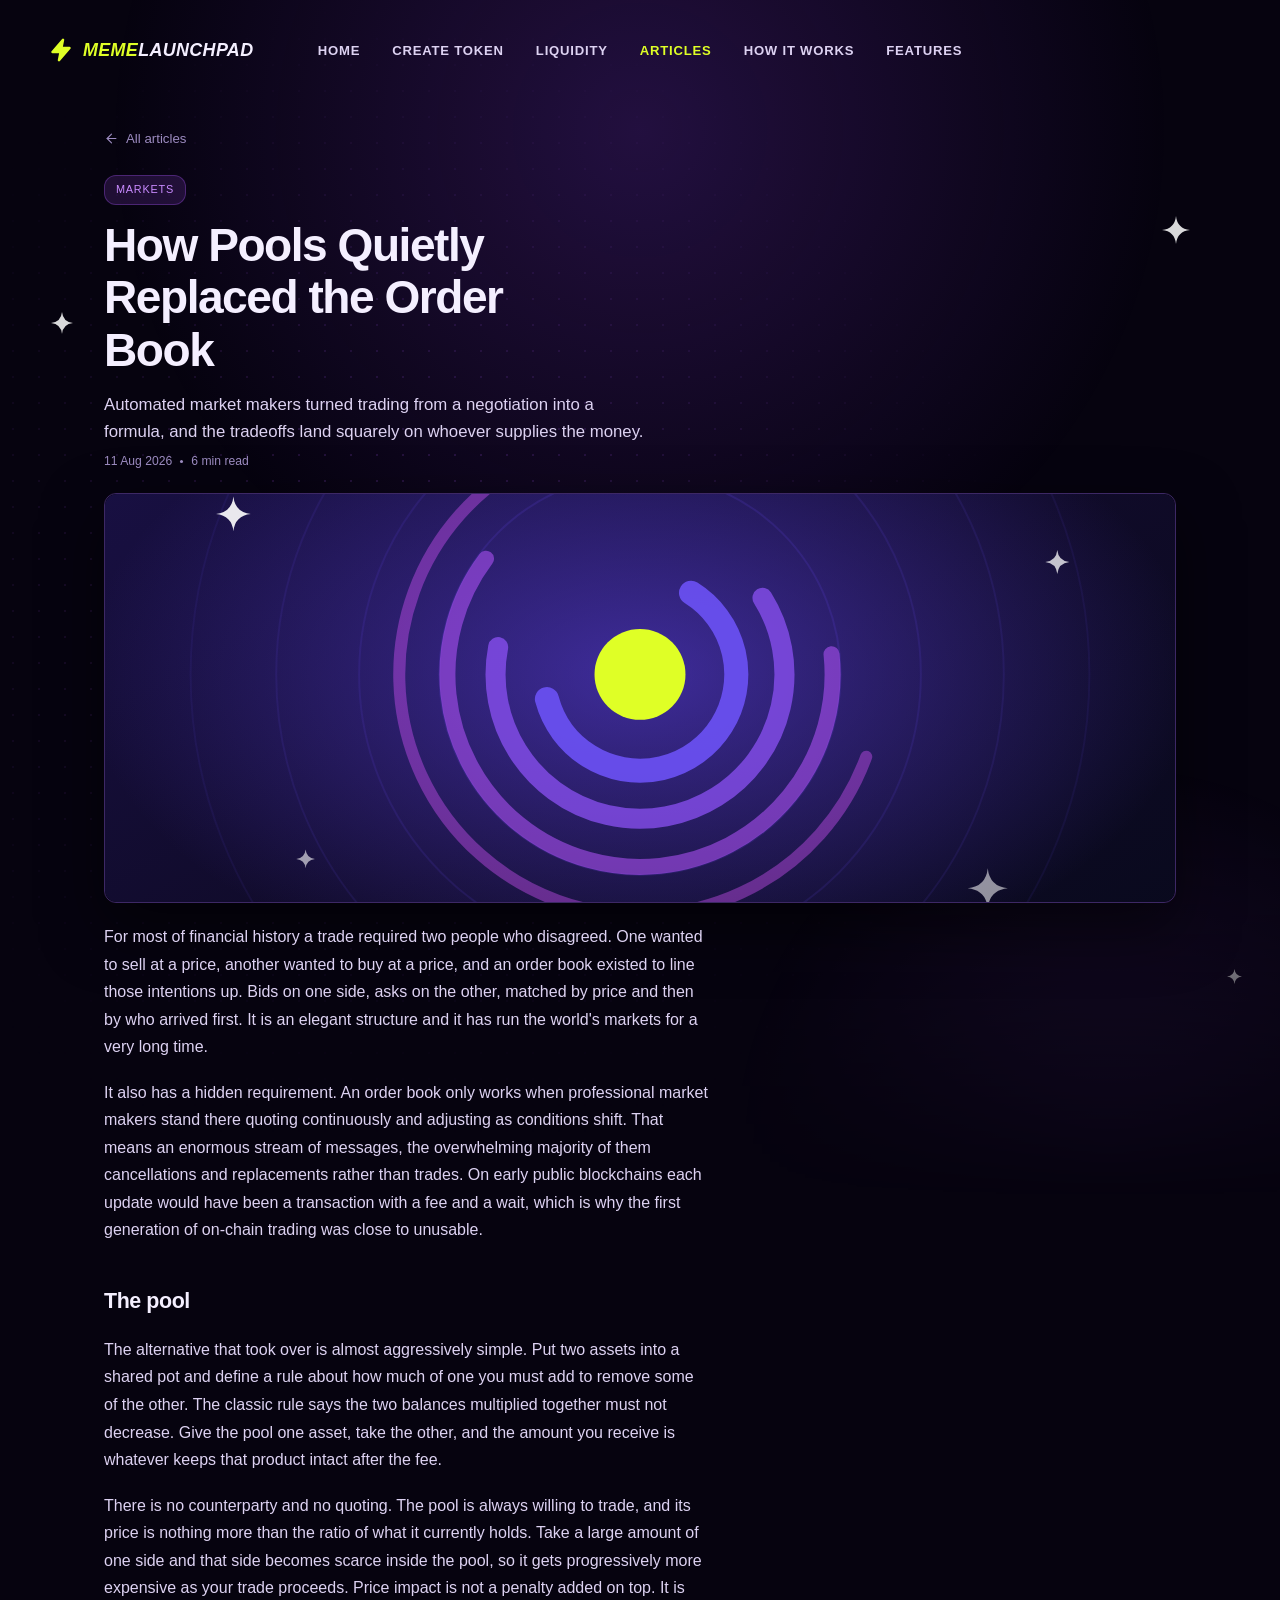
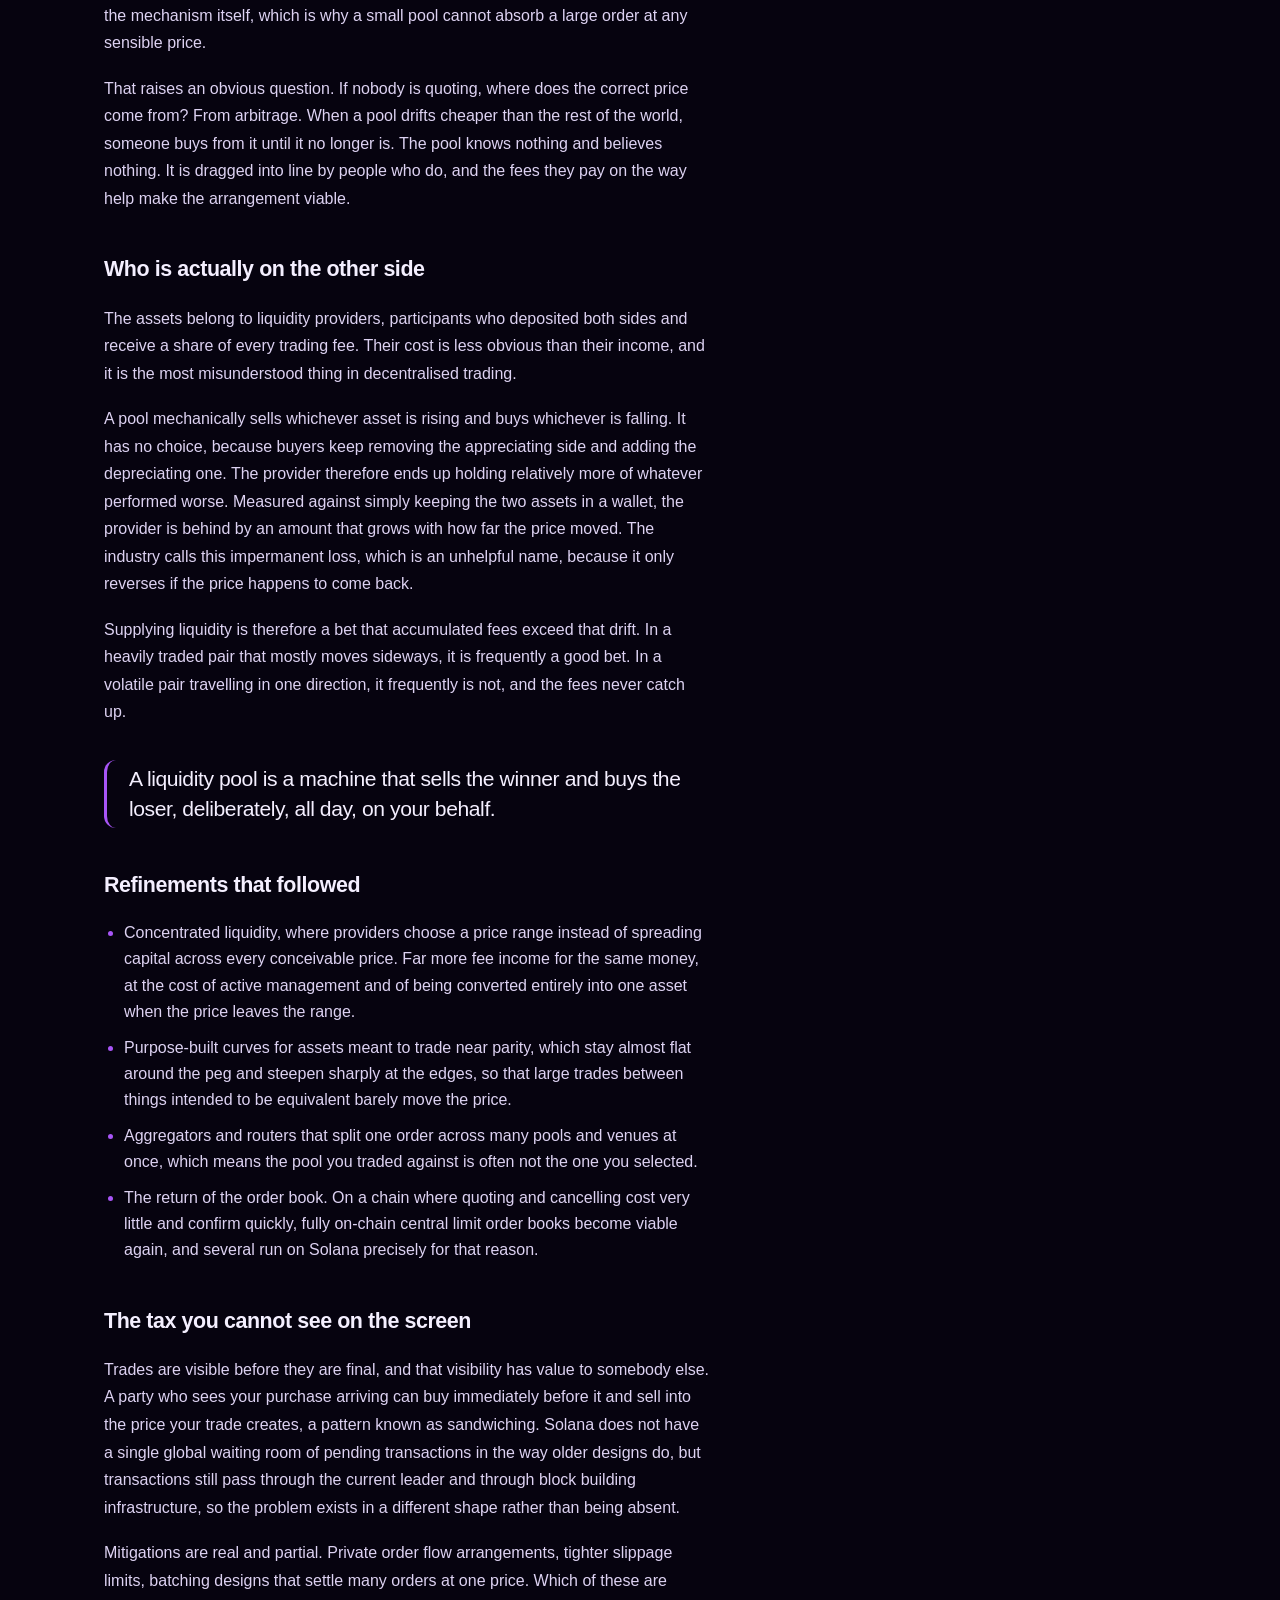
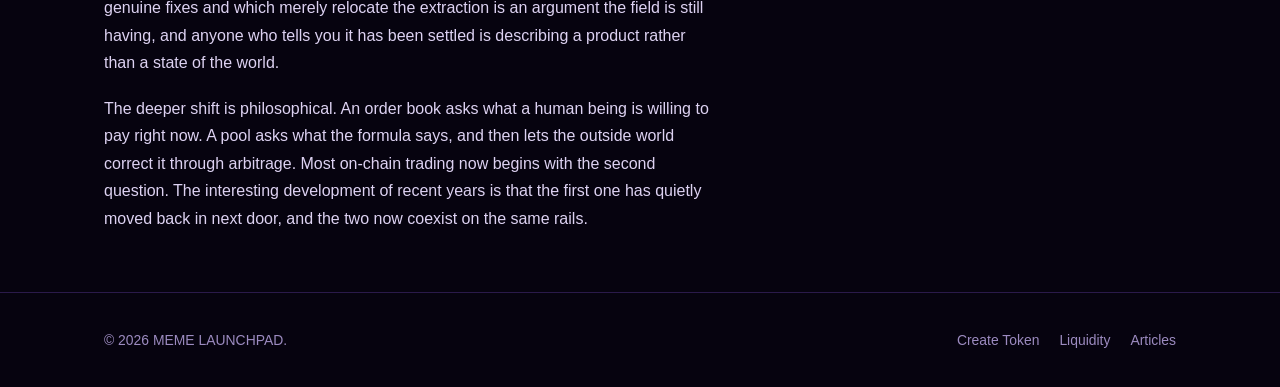
<file: articles/how-pools-replaced-the-order-book.html>
﻿<!DOCTYPE html>
<html lang="en">
<head>
  <meta charset="UTF-8">
  <meta name="viewport" content="width=device-width, initial-scale=1.0">
  <title>How Pools Quietly Replaced the Order Book - MEME LAUNCHPAD</title>
  <meta name="description" content="Automated market makers turned trading from a negotiation into a formula, and the tradeoffs land squarely on whoever supplies the money.">
  <link rel="canonical" href="https://memebooster.io/articles/how-pools-replaced-the-order-book">
  <link rel="license" href="../llms.txt">
  <meta name="copyright" content="(c) 2026 MEME LAUNCHPAD. Original work. Not licensed for reproduction - see https://memebooster.io/llms.txt">
  <link rel="icon" href="../favicon.90cffe6c8643.ico%40v%3D3" sizes="32x32">
  <link rel="icon" href="../favicon.f3976409e687.svg%40v%3D3" type="image/svg+xml">
  <link rel="apple-touch-icon" href="../apple-touch-icon.05379a6776e5.png%40v%3D3">
  <link rel="manifest" href="../site.webmanifest">
  <meta name="theme-color" content="#06030f">
  <link rel="preconnect" href="https://fonts.googleapis.com">
  <link rel="preconnect" href="https://fonts.gstatic.com" crossorigin="">
  <link href="../../css2?family=Geist:wght@400;500;600;700;800;900&family=Geist+Mono:wght@400;500;600;700&family=Chakra+Petch:ital,wght@1,700&display=swap" rel="stylesheet">
  <link rel="stylesheet" href="../css/style.6849e642943a.css">
  <link rel="stylesheet" href="../css/restyle.9b180af48ef9-3.css?v=12">
  <script>

    function reveal() { document.documentElement.classList.add("is-booted"); }
    addEventListener("app:ready", reveal, { once: true });
    addEventListener("load", reveal, { once: true });
  </script>
  <noscript><style>#boot { display: none; }</style></noscript>
</head>
<body>

  <div id="boot">
    <span class="boot-mark"><svg><use href="#i-flip"></use></svg></span>
    <span class="boot-text">MEME LAUNCHPAD // Solana Mainnet</span>
    <span class="boot-track"><span class="boot-fill"></span></span>
  </div>

  <svg class="sprite" aria-hidden="true">

    <symbol id="i-flip" viewbox="0 0 16 16"><path d="M9.58 1.077a.75.75 0 0 1 .405.82L9.165 6h4.085a.75.75 0 0 1 .567 1.241l-6.5 7.5a.75.75 0 0 1-1.302-.638L6.835 10H2.75a.75.75 0 0 1-.567-1.241l6.5-7.5a.75.75 0 0 1 .897-.182" fill="currentColor" fill-rule="evenodd" clip-rule="evenodd"></path></symbol>
    <symbol id="i-spark" viewbox="0 0 24 24"><path d="M13 2 4 14h7l-1 8 9-12h-7l1-8Z"></path></symbol>
    <symbol id="i-arrow-right" viewbox="0 0 24 24"><path d="M5 12h14"></path><path d="m12 5 7 7-7 7"></path></symbol>
    <symbol id="i-arrow-ne" viewbox="0 0 24 24"><path d="M7 17 17 7"></path><path d="M8.4 7H17v8.6"></path></symbol>
    <symbol id="i-spark4" viewbox="0 0 24 24"><path d="M12 0Q13.1 10.9 24 12 13.1 13.1 12 24 10.9 13.1 0 12 10.9 10.9 12 0Z"></path></symbol>
  </svg>

  <div class="page-glow page-glow-short" aria-hidden="true">
    <div class="glow-rings"></div>
    <span class="sparkle" style="top:26%; left:4%;  width:22px; height:22px; --sd:0s"><svg><use href="#i-spark4"></use></svg></span>
    <span class="sparkle" style="top:18%; right:7%; width:28px; height:28px; --sd:.9s"><svg><use href="#i-spark4"></use></svg></span>
    <span class="sparkle" style="bottom:18%;right:3%;width:15px; height:15px; --sd:1.7s"><svg><use href="#i-spark4"></use></svg></span>
  </div>

  <header class="site-header">
    <div class="container nav">
      <a href="../index.html" class="brand" aria-label="MEME LAUNCHPAD home">
        <span class="brand-mark"><svg class="icon"><use href="#i-flip"></use></svg></span>
        <span class="brand-word">MEME<span>LAUNCHPAD</span></span>
      </a>
            <button type="button" class="nav-toggle" aria-label="Open menu" aria-expanded="false" aria-controls="siteNav">
        <span></span><span></span><span></span>
      </button>
      <ul class="nav-links" id="siteNav">
        <li><a href="../index.html">Home</a></li>
        <li><a href="../create-token.html">Create Token</a></li>
        <li><a href="../liquidity.html">Liquidity</a></li>
        <li><a href="how-pools-replaced-the-order-book.html" class="active">Articles</a></li>
        <li><a href="../index.html#how">How it works</a></li>
        <li><a href="../index.html#features">Features</a></li>
      </ul>
    </div>
  </header>

  <main>
    <section class="article-hero">
      <div class="container">
        <a class="article-back" href="how-pools-replaced-the-order-book.html"><svg class="icon"><use href="#i-arrow-right"></use></svg> All articles</a>
        <span class="article-cat">Markets</span>
        <h1 class="article-title">How Pools Quietly Replaced the Order Book</h1>
        <p class="article-dek">Automated market makers turned trading from a negotiation into a formula, and the tradeoffs land squarely on whoever supplies the money.</p>
        <p class="article-meta">11 Aug 2026 <i class="dot"></i> 6 min read</p>
      </div>
    </section>

    <section class="container">
      <div class="article-cover">
        <img src="../img/articles/how-pools-replaced-the-order-book.5b0b4e7ce6bb.svg" alt="" width="800" height="460">
      </div>
    </section>

    <section class="container">
      <article class="prose">
        <p>For most of financial history a trade required two people who disagreed. One wanted to sell at a price, another wanted to buy at a price, and an order book existed to line those intentions up. Bids on one side, asks on the other, matched by price and then by who arrived first. It is an elegant structure and it has run the world&#x27;s markets for a very long time.</p>
        <p>It also has a hidden requirement. An order book only works when professional market makers stand there quoting continuously and adjusting as conditions shift. That means an enormous stream of messages, the overwhelming majority of them cancellations and replacements rather than trades. On early public blockchains each update would have been a transaction with a fee and a wait, which is why the first generation of on-chain trading was close to unusable.</p>
        <h2>The pool</h2>
        <p>The alternative that took over is almost aggressively simple. Put two assets into a shared pot and define a rule about how much of one you must add to remove some of the other. The classic rule says the two balances multiplied together must not decrease. Give the pool one asset, take the other, and the amount you receive is whatever keeps that product intact after the fee.</p>
        <p>There is no counterparty and no quoting. The pool is always willing to trade, and its price is nothing more than the ratio of what it currently holds. Take a large amount of one side and that side becomes scarce inside the pool, so it gets progressively more expensive as your trade proceeds. Price impact is not a penalty added on top. It is the mechanism itself, which is why a small pool cannot absorb a large order at any sensible price.</p>
        <p>That raises an obvious question. If nobody is quoting, where does the correct price come from? From arbitrage. When a pool drifts cheaper than the rest of the world, someone buys from it until it no longer is. The pool knows nothing and believes nothing. It is dragged into line by people who do, and the fees they pay on the way help make the arrangement viable.</p>
        <h2>Who is actually on the other side</h2>
        <p>The assets belong to liquidity providers, participants who deposited both sides and receive a share of every trading fee. Their cost is less obvious than their income, and it is the most misunderstood thing in decentralised trading.</p>
        <p>A pool mechanically sells whichever asset is rising and buys whichever is falling. It has no choice, because buyers keep removing the appreciating side and adding the depreciating one. The provider therefore ends up holding relatively more of whatever performed worse. Measured against simply keeping the two assets in a wallet, the provider is behind by an amount that grows with how far the price moved. The industry calls this impermanent loss, which is an unhelpful name, because it only reverses if the price happens to come back.</p>
        <p>Supplying liquidity is therefore a bet that accumulated fees exceed that drift. In a heavily traded pair that mostly moves sideways, it is frequently a good bet. In a volatile pair travelling in one direction, it frequently is not, and the fees never catch up.</p>
        <blockquote class="pull">A liquidity pool is a machine that sells the winner and buys the loser, deliberately, all day, on your behalf.</blockquote>
        <h2>Refinements that followed</h2>
        <ul>
          <li>Concentrated liquidity, where providers choose a price range instead of spreading capital across every conceivable price. Far more fee income for the same money, at the cost of active management and of being converted entirely into one asset when the price leaves the range.</li>
          <li>Purpose-built curves for assets meant to trade near parity, which stay almost flat around the peg and steepen sharply at the edges, so that large trades between things intended to be equivalent barely move the price.</li>
          <li>Aggregators and routers that split one order across many pools and venues at once, which means the pool you traded against is often not the one you selected.</li>
          <li>The return of the order book. On a chain where quoting and cancelling cost very little and confirm quickly, fully on-chain central limit order books become viable again, and several run on Solana precisely for that reason.</li>
        </ul>
        <h2>The tax you cannot see on the screen</h2>
        <p>Trades are visible before they are final, and that visibility has value to somebody else. A party who sees your purchase arriving can buy immediately before it and sell into the price your trade creates, a pattern known as sandwiching. Solana does not have a single global waiting room of pending transactions in the way older designs do, but transactions still pass through the current leader and through block building infrastructure, so the problem exists in a different shape rather than being absent.</p>
        <p>Mitigations are real and partial. Private order flow arrangements, tighter slippage limits, batching designs that settle many orders at one price. Which of these are genuine fixes and which merely relocate the extraction is an argument the field is still having, and anyone who tells you it has been settled is describing a product rather than a state of the world.</p>
        <p>The deeper shift is philosophical. An order book asks what a human being is willing to pay right now. A pool asks what the formula says, and then lets the outside world correct it through arbitrage. Most on-chain trading now begins with the second question. The interesting development of recent years is that the first one has quietly moved back in next door, and the two now coexist on the same rails.</p>
      </article>
    </section>
  </main>

  <footer class="site-footer">
    <div class="container footer-row">
      <span>&copy; 2026 MEME LAUNCHPAD.</span>
      <div class="footer-links">
        <a href="../create-token.html">Create Token</a>
        <a href="../liquidity.html">Liquidity</a>
        <a href="how-pools-replaced-the-order-book.html">Articles</a>
      </div>
    </div>
  </footer>

  <div class="toast" id="toast"></div>

  <script type="module" src="../js/page.js"></script>
</body>
</html>
</file>
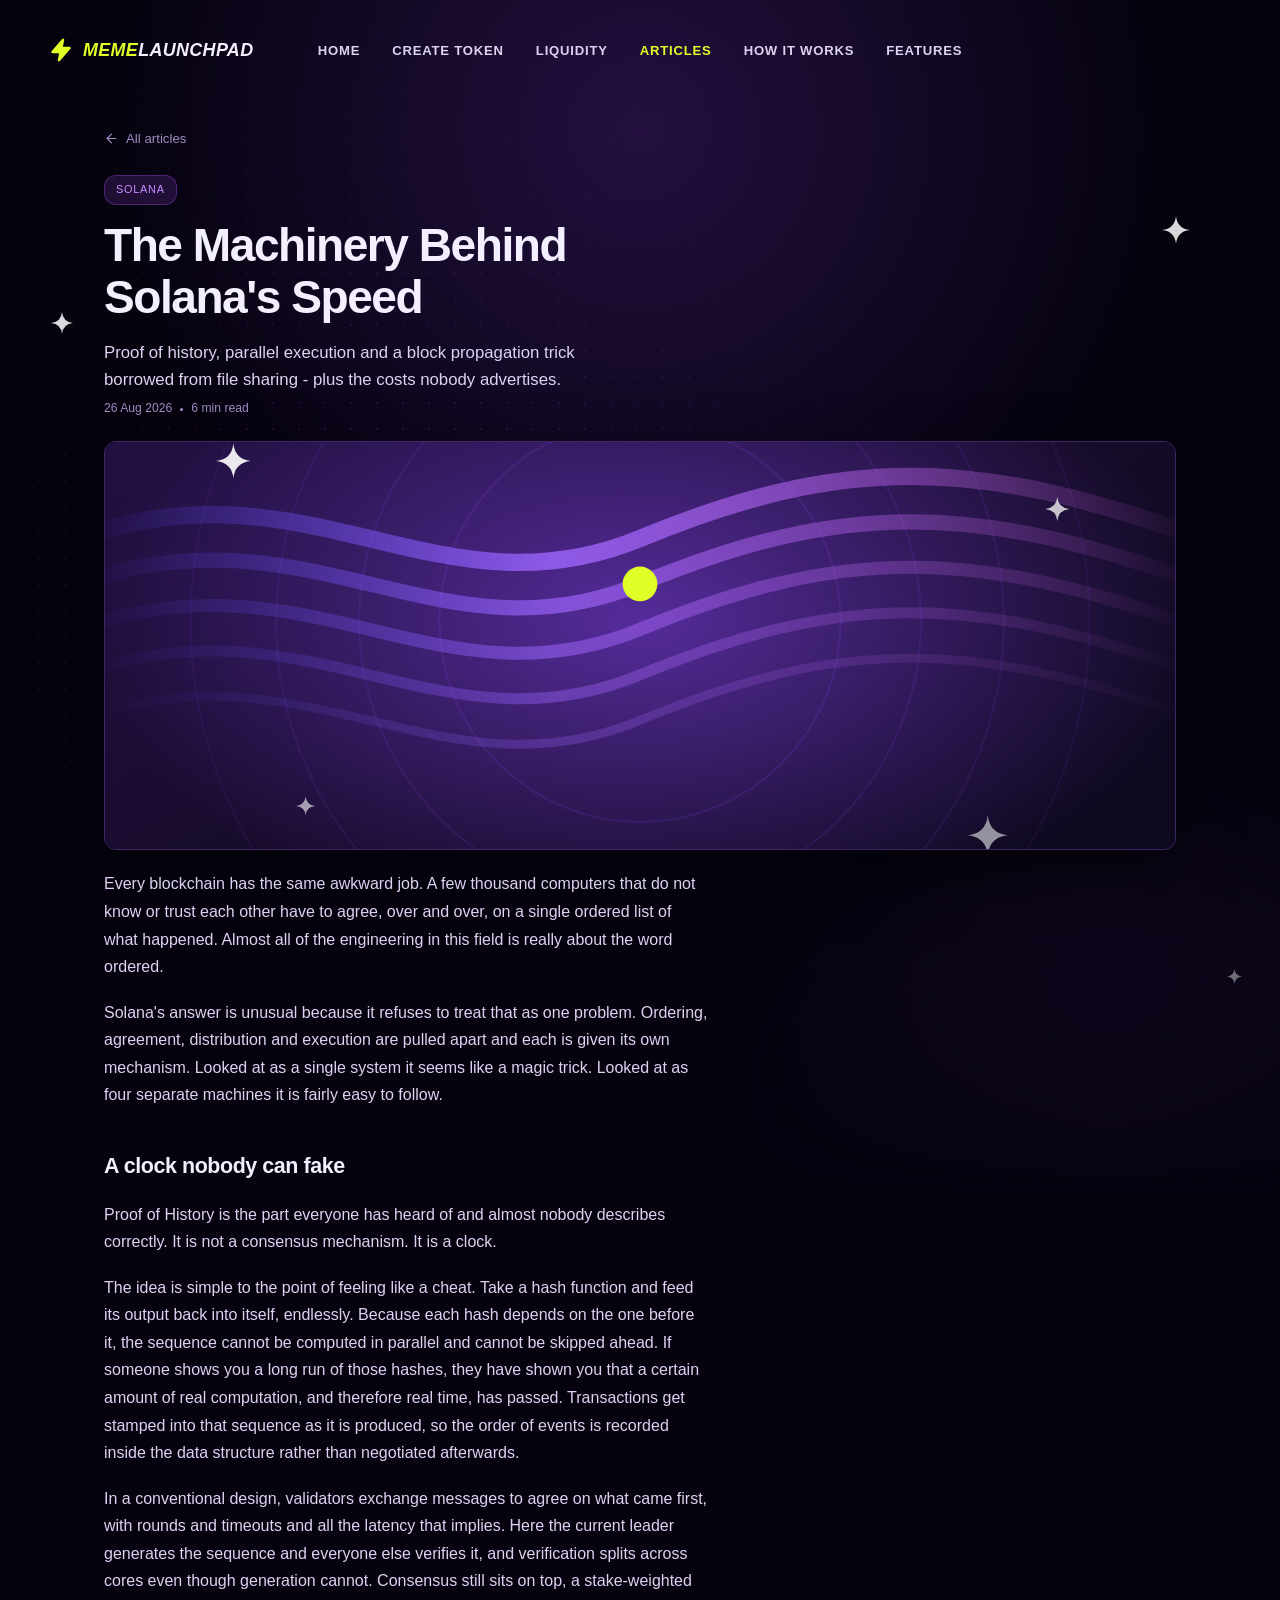
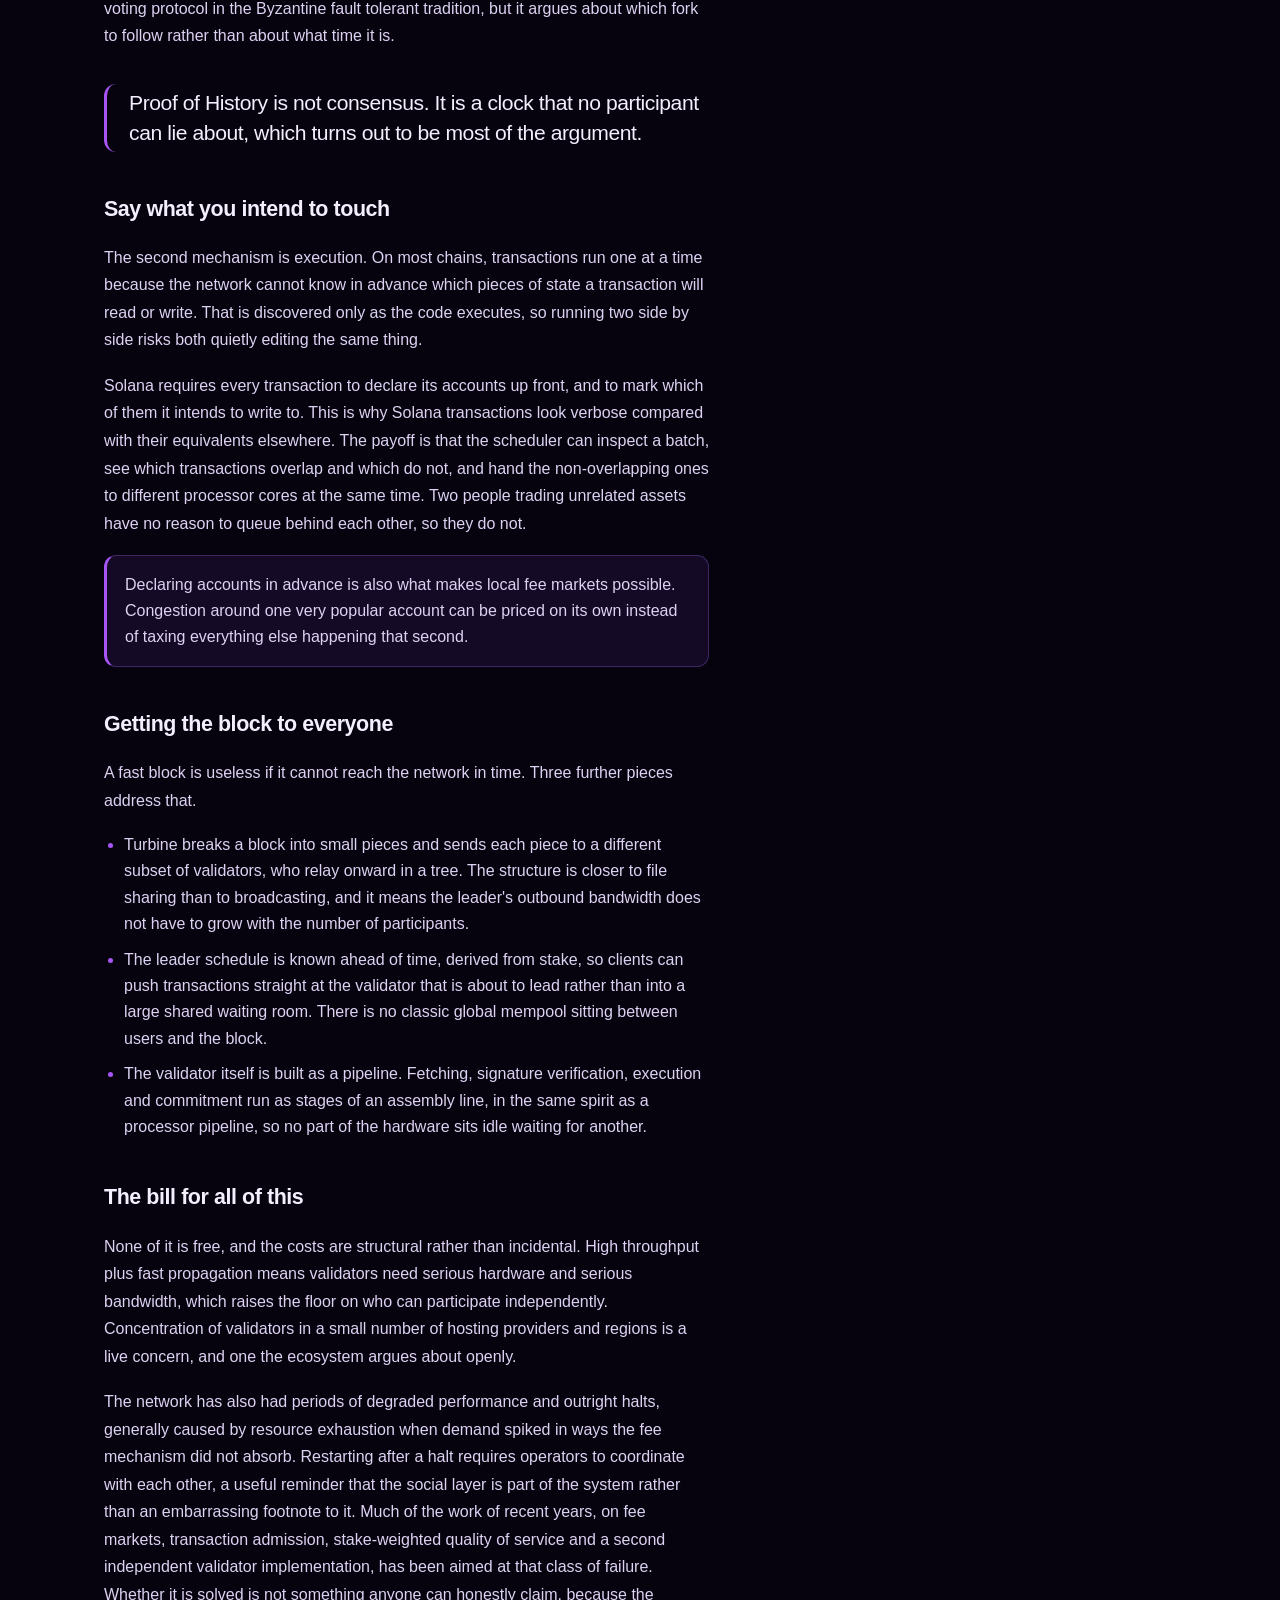
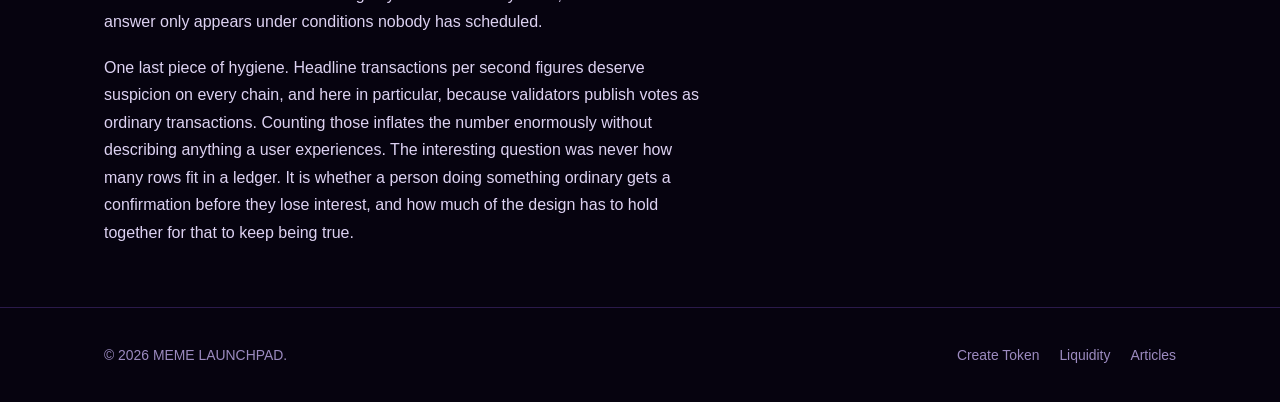
<file: articles/the-machinery-behind-solanas-speed.html>
﻿<!DOCTYPE html>
<html lang="en">
<head>
  <meta charset="UTF-8">
  <meta name="viewport" content="width=device-width, initial-scale=1.0">
  <title>The Machinery Behind Solana&#x27;s Speed - MEME LAUNCHPAD</title>
  <meta name="description" content="Proof of history, parallel execution and a block propagation trick borrowed from file sharing - plus the costs nobody advertises.">
  <link rel="canonical" href="https://memebooster.io/articles/the-machinery-behind-solanas-speed">
  <link rel="license" href="../llms.txt">
  <meta name="copyright" content="(c) 2026 MEME LAUNCHPAD. Original work. Not licensed for reproduction - see https://memebooster.io/llms.txt">
  <link rel="icon" href="../favicon.90cffe6c8643.ico%40v%3D3" sizes="32x32">
  <link rel="icon" href="../favicon.f3976409e687.svg%40v%3D3" type="image/svg+xml">
  <link rel="apple-touch-icon" href="../apple-touch-icon.05379a6776e5.png%40v%3D3">
  <link rel="manifest" href="../site.webmanifest">
  <meta name="theme-color" content="#06030f">
  <link rel="preconnect" href="https://fonts.googleapis.com">
  <link rel="preconnect" href="https://fonts.gstatic.com" crossorigin="">
  <link href="../../css2?family=Geist:wght@400;500;600;700;800;900&family=Geist+Mono:wght@400;500;600;700&family=Chakra+Petch:ital,wght@1,700&display=swap" rel="stylesheet">
  <link rel="stylesheet" href="../css/style.6849e642943a.css">
  <link rel="stylesheet" href="../css/restyle.9b180af48ef9-3.css?v=12">
  <script>

    function reveal() { document.documentElement.classList.add("is-booted"); }
    addEventListener("app:ready", reveal, { once: true });
    addEventListener("load", reveal, { once: true });
  </script>
  <noscript><style>#boot { display: none; }</style></noscript>
</head>
<body>

  <div id="boot">
    <span class="boot-mark"><svg><use href="#i-flip"></use></svg></span>
    <span class="boot-text">MEME LAUNCHPAD // Solana Mainnet</span>
    <span class="boot-track"><span class="boot-fill"></span></span>
  </div>

  <svg class="sprite" aria-hidden="true">

    <symbol id="i-flip" viewbox="0 0 16 16"><path d="M9.58 1.077a.75.75 0 0 1 .405.82L9.165 6h4.085a.75.75 0 0 1 .567 1.241l-6.5 7.5a.75.75 0 0 1-1.302-.638L6.835 10H2.75a.75.75 0 0 1-.567-1.241l6.5-7.5a.75.75 0 0 1 .897-.182" fill="currentColor" fill-rule="evenodd" clip-rule="evenodd"></path></symbol>
    <symbol id="i-spark" viewbox="0 0 24 24"><path d="M13 2 4 14h7l-1 8 9-12h-7l1-8Z"></path></symbol>
    <symbol id="i-arrow-right" viewbox="0 0 24 24"><path d="M5 12h14"></path><path d="m12 5 7 7-7 7"></path></symbol>
    <symbol id="i-arrow-ne" viewbox="0 0 24 24"><path d="M7 17 17 7"></path><path d="M8.4 7H17v8.6"></path></symbol>
    <symbol id="i-spark4" viewbox="0 0 24 24"><path d="M12 0Q13.1 10.9 24 12 13.1 13.1 12 24 10.9 13.1 0 12 10.9 10.9 12 0Z"></path></symbol>
  </svg>

  <div class="page-glow page-glow-short" aria-hidden="true">
    <div class="glow-rings"></div>
    <span class="sparkle" style="top:26%; left:4%;  width:22px; height:22px; --sd:0s"><svg><use href="#i-spark4"></use></svg></span>
    <span class="sparkle" style="top:18%; right:7%; width:28px; height:28px; --sd:.9s"><svg><use href="#i-spark4"></use></svg></span>
    <span class="sparkle" style="bottom:18%;right:3%;width:15px; height:15px; --sd:1.7s"><svg><use href="#i-spark4"></use></svg></span>
  </div>

  <header class="site-header">
    <div class="container nav">
      <a href="../index.html" class="brand" aria-label="MEME LAUNCHPAD home">
        <span class="brand-mark"><svg class="icon"><use href="#i-flip"></use></svg></span>
        <span class="brand-word">MEME<span>LAUNCHPAD</span></span>
      </a>
            <button type="button" class="nav-toggle" aria-label="Open menu" aria-expanded="false" aria-controls="siteNav">
        <span></span><span></span><span></span>
      </button>
      <ul class="nav-links" id="siteNav">
        <li><a href="../index.html">Home</a></li>
        <li><a href="../create-token.html">Create Token</a></li>
        <li><a href="../liquidity.html">Liquidity</a></li>
        <li><a href="the-machinery-behind-solanas-speed.html" class="active">Articles</a></li>
        <li><a href="../index.html#how">How it works</a></li>
        <li><a href="../index.html#features">Features</a></li>
      </ul>
    </div>
  </header>

  <main>
    <section class="article-hero">
      <div class="container">
        <a class="article-back" href="the-machinery-behind-solanas-speed.html"><svg class="icon"><use href="#i-arrow-right"></use></svg> All articles</a>
        <span class="article-cat">Solana</span>
        <h1 class="article-title">The Machinery Behind Solana&#x27;s Speed</h1>
        <p class="article-dek">Proof of history, parallel execution and a block propagation trick borrowed from file sharing - plus the costs nobody advertises.</p>
        <p class="article-meta">26 Aug 2026 <i class="dot"></i> 6 min read</p>
      </div>
    </section>

    <section class="container">
      <div class="article-cover">
        <img src="../img/articles/the-machinery-behind-solanas-speed.38aaad7882fe.svg" alt="" width="800" height="460">
      </div>
    </section>

    <section class="container">
      <article class="prose">
        <p>Every blockchain has the same awkward job. A few thousand computers that do not know or trust each other have to agree, over and over, on a single ordered list of what happened. Almost all of the engineering in this field is really about the word ordered.</p>
        <p>Solana&#x27;s answer is unusual because it refuses to treat that as one problem. Ordering, agreement, distribution and execution are pulled apart and each is given its own mechanism. Looked at as a single system it seems like a magic trick. Looked at as four separate machines it is fairly easy to follow.</p>
        <h2>A clock nobody can fake</h2>
        <p>Proof of History is the part everyone has heard of and almost nobody describes correctly. It is not a consensus mechanism. It is a clock.</p>
        <p>The idea is simple to the point of feeling like a cheat. Take a hash function and feed its output back into itself, endlessly. Because each hash depends on the one before it, the sequence cannot be computed in parallel and cannot be skipped ahead. If someone shows you a long run of those hashes, they have shown you that a certain amount of real computation, and therefore real time, has passed. Transactions get stamped into that sequence as it is produced, so the order of events is recorded inside the data structure rather than negotiated afterwards.</p>
        <p>In a conventional design, validators exchange messages to agree on what came first, with rounds and timeouts and all the latency that implies. Here the current leader generates the sequence and everyone else verifies it, and verification splits across cores even though generation cannot. Consensus still sits on top, a stake-weighted voting protocol in the Byzantine fault tolerant tradition, but it argues about which fork to follow rather than about what time it is.</p>
        <blockquote class="pull">Proof of History is not consensus. It is a clock that no participant can lie about, which turns out to be most of the argument.</blockquote>
        <h2>Say what you intend to touch</h2>
        <p>The second mechanism is execution. On most chains, transactions run one at a time because the network cannot know in advance which pieces of state a transaction will read or write. That is discovered only as the code executes, so running two side by side risks both quietly editing the same thing.</p>
        <p>Solana requires every transaction to declare its accounts up front, and to mark which of them it intends to write to. This is why Solana transactions look verbose compared with their equivalents elsewhere. The payoff is that the scheduler can inspect a batch, see which transactions overlap and which do not, and hand the non-overlapping ones to different processor cores at the same time. Two people trading unrelated assets have no reason to queue behind each other, so they do not.</p>
        <div class="callout">Declaring accounts in advance is also what makes local fee markets possible. Congestion around one very popular account can be priced on its own instead of taxing everything else happening that second.</div>
        <h2>Getting the block to everyone</h2>
        <p>A fast block is useless if it cannot reach the network in time. Three further pieces address that.</p>
        <ul>
          <li>Turbine breaks a block into small pieces and sends each piece to a different subset of validators, who relay onward in a tree. The structure is closer to file sharing than to broadcasting, and it means the leader&#x27;s outbound bandwidth does not have to grow with the number of participants.</li>
          <li>The leader schedule is known ahead of time, derived from stake, so clients can push transactions straight at the validator that is about to lead rather than into a large shared waiting room. There is no classic global mempool sitting between users and the block.</li>
          <li>The validator itself is built as a pipeline. Fetching, signature verification, execution and commitment run as stages of an assembly line, in the same spirit as a processor pipeline, so no part of the hardware sits idle waiting for another.</li>
        </ul>
        <h2>The bill for all of this</h2>
        <p>None of it is free, and the costs are structural rather than incidental. High throughput plus fast propagation means validators need serious hardware and serious bandwidth, which raises the floor on who can participate independently. Concentration of validators in a small number of hosting providers and regions is a live concern, and one the ecosystem argues about openly.</p>
        <p>The network has also had periods of degraded performance and outright halts, generally caused by resource exhaustion when demand spiked in ways the fee mechanism did not absorb. Restarting after a halt requires operators to coordinate with each other, a useful reminder that the social layer is part of the system rather than an embarrassing footnote to it. Much of the work of recent years, on fee markets, transaction admission, stake-weighted quality of service and a second independent validator implementation, has been aimed at that class of failure. Whether it is solved is not something anyone can honestly claim, because the answer only appears under conditions nobody has scheduled.</p>
        <p>One last piece of hygiene. Headline transactions per second figures deserve suspicion on every chain, and here in particular, because validators publish votes as ordinary transactions. Counting those inflates the number enormously without describing anything a user experiences. The interesting question was never how many rows fit in a ledger. It is whether a person doing something ordinary gets a confirmation before they lose interest, and how much of the design has to hold together for that to keep being true.</p>
      </article>
    </section>
  </main>

  <footer class="site-footer">
    <div class="container footer-row">
      <span>&copy; 2026 MEME LAUNCHPAD.</span>
      <div class="footer-links">
        <a href="../create-token.html">Create Token</a>
        <a href="../liquidity.html">Liquidity</a>
        <a href="the-machinery-behind-solanas-speed.html">Articles</a>
      </div>
    </div>
  </footer>

  <div class="toast" id="toast"></div>

  <script type="module" src="../js/page.js"></script>
</body>
</html>
</file>
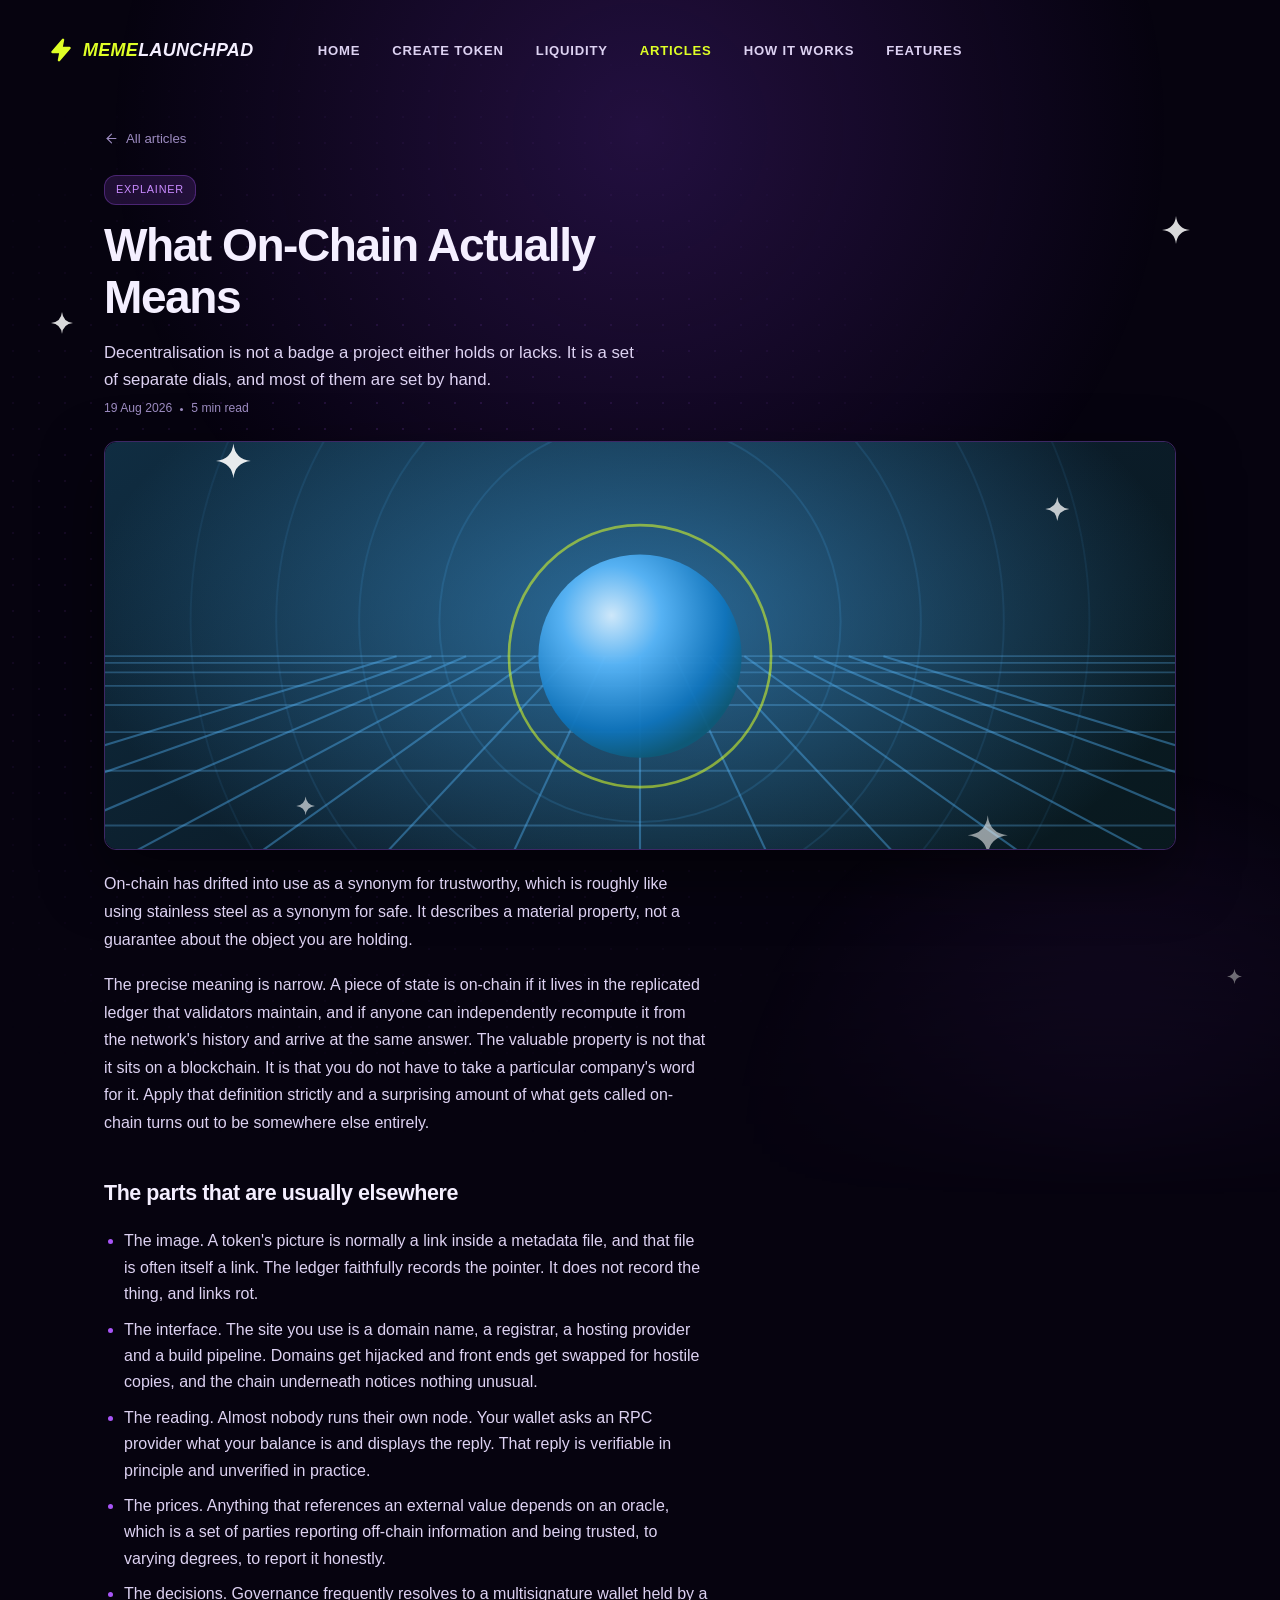
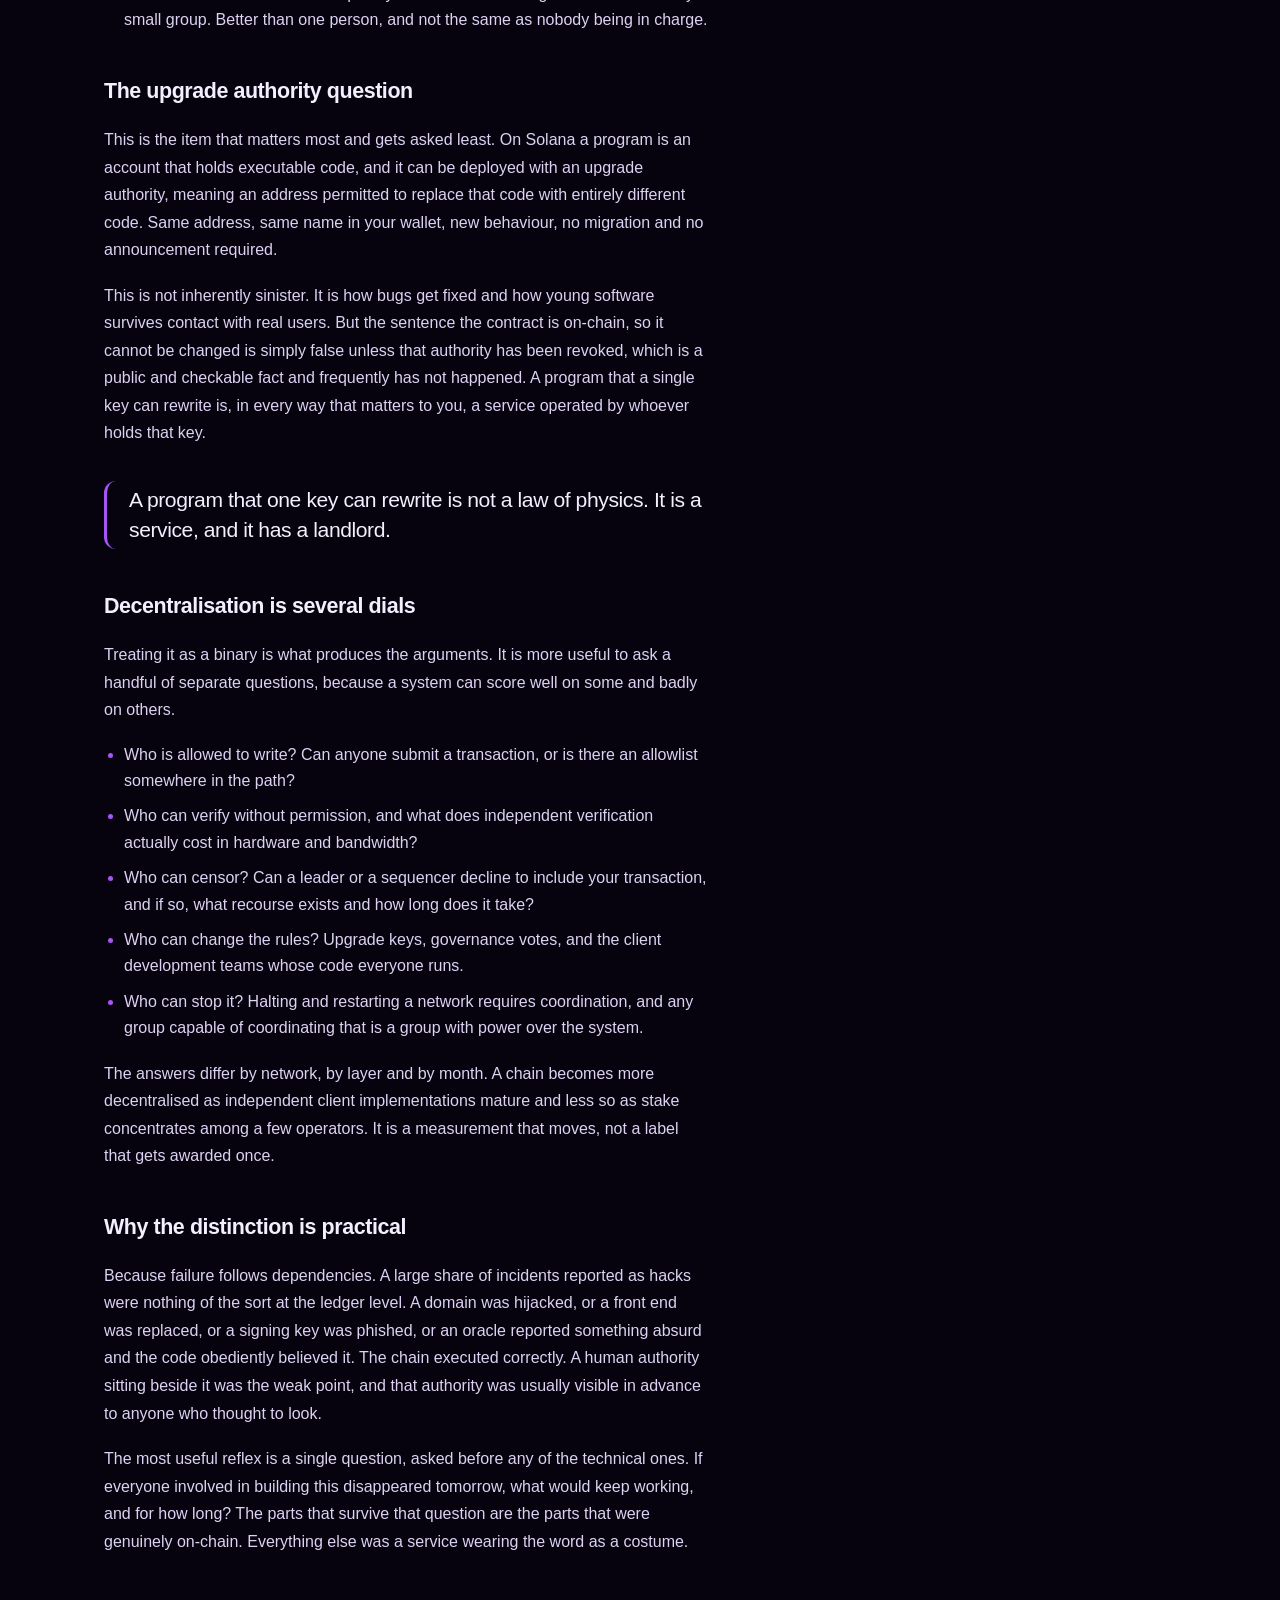
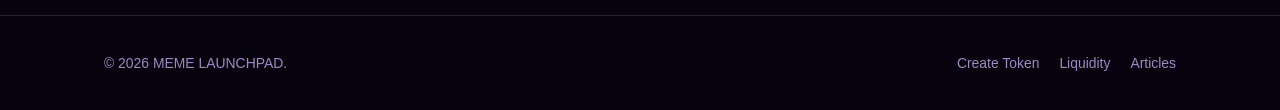
<file: articles/what-on-chain-actually-means.html>
﻿<!DOCTYPE html>
<html lang="en">
<head>
  <meta charset="UTF-8">
  <meta name="viewport" content="width=device-width, initial-scale=1.0">
  <title>What On-Chain Actually Means - MEME LAUNCHPAD</title>
  <meta name="description" content="Decentralisation is not a badge a project either holds or lacks. It is a set of separate dials, and most of them are set by hand.">
  <link rel="canonical" href="https://memebooster.io/articles/what-on-chain-actually-means">
  <link rel="license" href="../llms.txt">
  <meta name="copyright" content="(c) 2026 MEME LAUNCHPAD. Original work. Not licensed for reproduction - see https://memebooster.io/llms.txt">
  <link rel="icon" href="../favicon.90cffe6c8643.ico%40v%3D3" sizes="32x32">
  <link rel="icon" href="../favicon.f3976409e687.svg%40v%3D3" type="image/svg+xml">
  <link rel="apple-touch-icon" href="../apple-touch-icon.05379a6776e5.png%40v%3D3">
  <link rel="manifest" href="../site.webmanifest">
  <meta name="theme-color" content="#06030f">
  <link rel="preconnect" href="https://fonts.googleapis.com">
  <link rel="preconnect" href="https://fonts.gstatic.com" crossorigin="">
  <link href="../../css2?family=Geist:wght@400;500;600;700;800;900&family=Geist+Mono:wght@400;500;600;700&family=Chakra+Petch:ital,wght@1,700&display=swap" rel="stylesheet">
  <link rel="stylesheet" href="../css/style.6849e642943a.css">
  <link rel="stylesheet" href="../css/restyle.9b180af48ef9-3.css?v=12">
  <script>

    function reveal() { document.documentElement.classList.add("is-booted"); }
    addEventListener("app:ready", reveal, { once: true });
    addEventListener("load", reveal, { once: true });
  </script>
  <noscript><style>#boot { display: none; }</style></noscript>
</head>
<body>

  <div id="boot">
    <span class="boot-mark"><svg><use href="#i-flip"></use></svg></span>
    <span class="boot-text">MEME LAUNCHPAD // Solana Mainnet</span>
    <span class="boot-track"><span class="boot-fill"></span></span>
  </div>

  <svg class="sprite" aria-hidden="true">

    <symbol id="i-flip" viewbox="0 0 16 16"><path d="M9.58 1.077a.75.75 0 0 1 .405.82L9.165 6h4.085a.75.75 0 0 1 .567 1.241l-6.5 7.5a.75.75 0 0 1-1.302-.638L6.835 10H2.75a.75.75 0 0 1-.567-1.241l6.5-7.5a.75.75 0 0 1 .897-.182" fill="currentColor" fill-rule="evenodd" clip-rule="evenodd"></path></symbol>
    <symbol id="i-spark" viewbox="0 0 24 24"><path d="M13 2 4 14h7l-1 8 9-12h-7l1-8Z"></path></symbol>
    <symbol id="i-arrow-right" viewbox="0 0 24 24"><path d="M5 12h14"></path><path d="m12 5 7 7-7 7"></path></symbol>
    <symbol id="i-arrow-ne" viewbox="0 0 24 24"><path d="M7 17 17 7"></path><path d="M8.4 7H17v8.6"></path></symbol>
    <symbol id="i-spark4" viewbox="0 0 24 24"><path d="M12 0Q13.1 10.9 24 12 13.1 13.1 12 24 10.9 13.1 0 12 10.9 10.9 12 0Z"></path></symbol>
  </svg>

  <div class="page-glow page-glow-short" aria-hidden="true">
    <div class="glow-rings"></div>
    <span class="sparkle" style="top:26%; left:4%;  width:22px; height:22px; --sd:0s"><svg><use href="#i-spark4"></use></svg></span>
    <span class="sparkle" style="top:18%; right:7%; width:28px; height:28px; --sd:.9s"><svg><use href="#i-spark4"></use></svg></span>
    <span class="sparkle" style="bottom:18%;right:3%;width:15px; height:15px; --sd:1.7s"><svg><use href="#i-spark4"></use></svg></span>
  </div>

  <header class="site-header">
    <div class="container nav">
      <a href="../index.html" class="brand" aria-label="MEME LAUNCHPAD home">
        <span class="brand-mark"><svg class="icon"><use href="#i-flip"></use></svg></span>
        <span class="brand-word">MEME<span>LAUNCHPAD</span></span>
      </a>
            <button type="button" class="nav-toggle" aria-label="Open menu" aria-expanded="false" aria-controls="siteNav">
        <span></span><span></span><span></span>
      </button>
      <ul class="nav-links" id="siteNav">
        <li><a href="../index.html">Home</a></li>
        <li><a href="../create-token.html">Create Token</a></li>
        <li><a href="../liquidity.html">Liquidity</a></li>
        <li><a href="what-on-chain-actually-means.html" class="active">Articles</a></li>
        <li><a href="../index.html#how">How it works</a></li>
        <li><a href="../index.html#features">Features</a></li>
      </ul>
    </div>
  </header>

  <main>
    <section class="article-hero">
      <div class="container">
        <a class="article-back" href="what-on-chain-actually-means.html"><svg class="icon"><use href="#i-arrow-right"></use></svg> All articles</a>
        <span class="article-cat">Explainer</span>
        <h1 class="article-title">What On-Chain Actually Means</h1>
        <p class="article-dek">Decentralisation is not a badge a project either holds or lacks. It is a set of separate dials, and most of them are set by hand.</p>
        <p class="article-meta">19 Aug 2026 <i class="dot"></i> 5 min read</p>
      </div>
    </section>

    <section class="container">
      <div class="article-cover">
        <img src="../img/articles/what-on-chain-actually-means.a9b502c9d202.svg" alt="" width="800" height="460">
      </div>
    </section>

    <section class="container">
      <article class="prose">
        <p>On-chain has drifted into use as a synonym for trustworthy, which is roughly like using stainless steel as a synonym for safe. It describes a material property, not a guarantee about the object you are holding.</p>
        <p>The precise meaning is narrow. A piece of state is on-chain if it lives in the replicated ledger that validators maintain, and if anyone can independently recompute it from the network&#x27;s history and arrive at the same answer. The valuable property is not that it sits on a blockchain. It is that you do not have to take a particular company&#x27;s word for it. Apply that definition strictly and a surprising amount of what gets called on-chain turns out to be somewhere else entirely.</p>
        <h2>The parts that are usually elsewhere</h2>
        <ul>
          <li>The image. A token&#x27;s picture is normally a link inside a metadata file, and that file is often itself a link. The ledger faithfully records the pointer. It does not record the thing, and links rot.</li>
          <li>The interface. The site you use is a domain name, a registrar, a hosting provider and a build pipeline. Domains get hijacked and front ends get swapped for hostile copies, and the chain underneath notices nothing unusual.</li>
          <li>The reading. Almost nobody runs their own node. Your wallet asks an RPC provider what your balance is and displays the reply. That reply is verifiable in principle and unverified in practice.</li>
          <li>The prices. Anything that references an external value depends on an oracle, which is a set of parties reporting off-chain information and being trusted, to varying degrees, to report it honestly.</li>
          <li>The decisions. Governance frequently resolves to a multisignature wallet held by a small group. Better than one person, and not the same as nobody being in charge.</li>
        </ul>
        <h2>The upgrade authority question</h2>
        <p>This is the item that matters most and gets asked least. On Solana a program is an account that holds executable code, and it can be deployed with an upgrade authority, meaning an address permitted to replace that code with entirely different code. Same address, same name in your wallet, new behaviour, no migration and no announcement required.</p>
        <p>This is not inherently sinister. It is how bugs get fixed and how young software survives contact with real users. But the sentence the contract is on-chain, so it cannot be changed is simply false unless that authority has been revoked, which is a public and checkable fact and frequently has not happened. A program that a single key can rewrite is, in every way that matters to you, a service operated by whoever holds that key.</p>
        <blockquote class="pull">A program that one key can rewrite is not a law of physics. It is a service, and it has a landlord.</blockquote>
        <h2>Decentralisation is several dials</h2>
        <p>Treating it as a binary is what produces the arguments. It is more useful to ask a handful of separate questions, because a system can score well on some and badly on others.</p>
        <ul>
          <li>Who is allowed to write? Can anyone submit a transaction, or is there an allowlist somewhere in the path?</li>
          <li>Who can verify without permission, and what does independent verification actually cost in hardware and bandwidth?</li>
          <li>Who can censor? Can a leader or a sequencer decline to include your transaction, and if so, what recourse exists and how long does it take?</li>
          <li>Who can change the rules? Upgrade keys, governance votes, and the client development teams whose code everyone runs.</li>
          <li>Who can stop it? Halting and restarting a network requires coordination, and any group capable of coordinating that is a group with power over the system.</li>
        </ul>
        <p>The answers differ by network, by layer and by month. A chain becomes more decentralised as independent client implementations mature and less so as stake concentrates among a few operators. It is a measurement that moves, not a label that gets awarded once.</p>
        <h2>Why the distinction is practical</h2>
        <p>Because failure follows dependencies. A large share of incidents reported as hacks were nothing of the sort at the ledger level. A domain was hijacked, or a front end was replaced, or a signing key was phished, or an oracle reported something absurd and the code obediently believed it. The chain executed correctly. A human authority sitting beside it was the weak point, and that authority was usually visible in advance to anyone who thought to look.</p>
        <p>The most useful reflex is a single question, asked before any of the technical ones. If everyone involved in building this disappeared tomorrow, what would keep working, and for how long? The parts that survive that question are the parts that were genuinely on-chain. Everything else was a service wearing the word as a costume.</p>
      </article>
    </section>
  </main>

  <footer class="site-footer">
    <div class="container footer-row">
      <span>&copy; 2026 MEME LAUNCHPAD.</span>
      <div class="footer-links">
        <a href="../create-token.html">Create Token</a>
        <a href="../liquidity.html">Liquidity</a>
        <a href="what-on-chain-actually-means.html">Articles</a>
      </div>
    </div>
  </footer>

  <div class="toast" id="toast"></div>

  <script type="module" src="../js/page.js"></script>
</body>
</html>
</file>
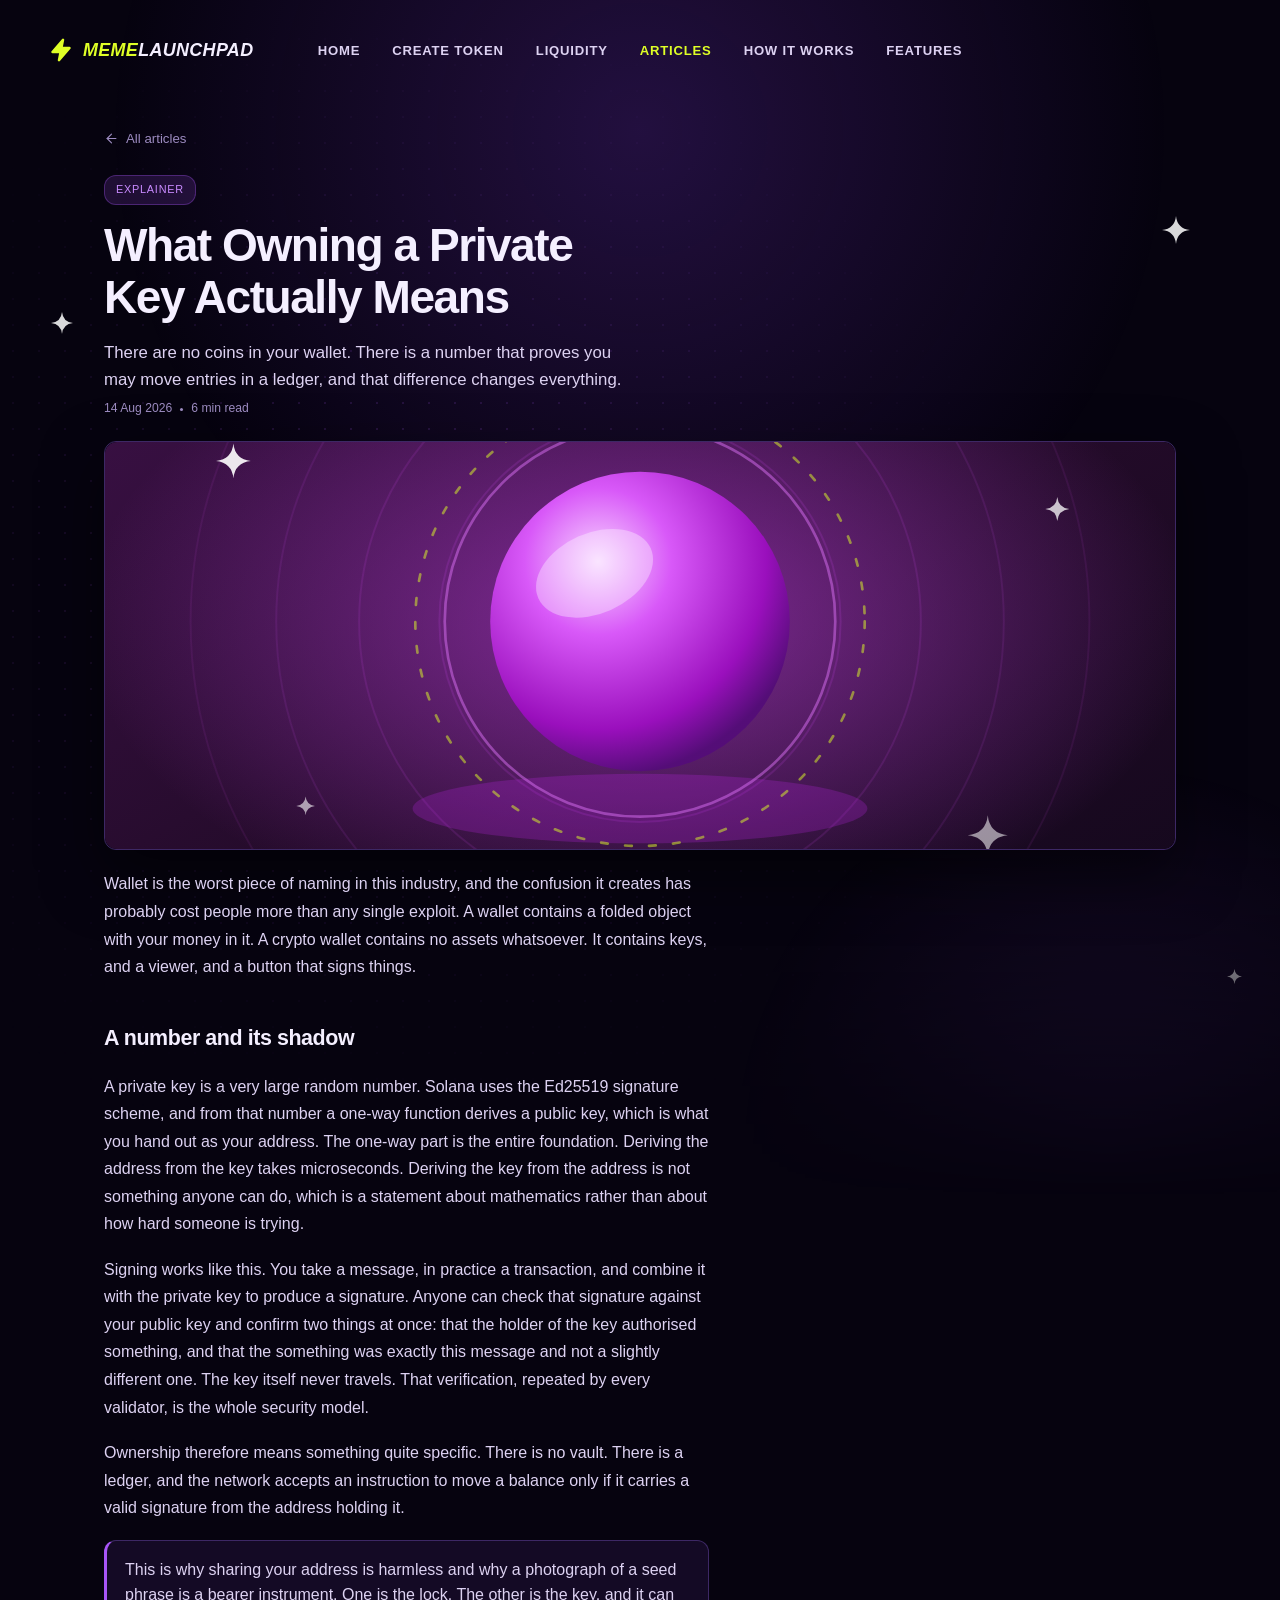
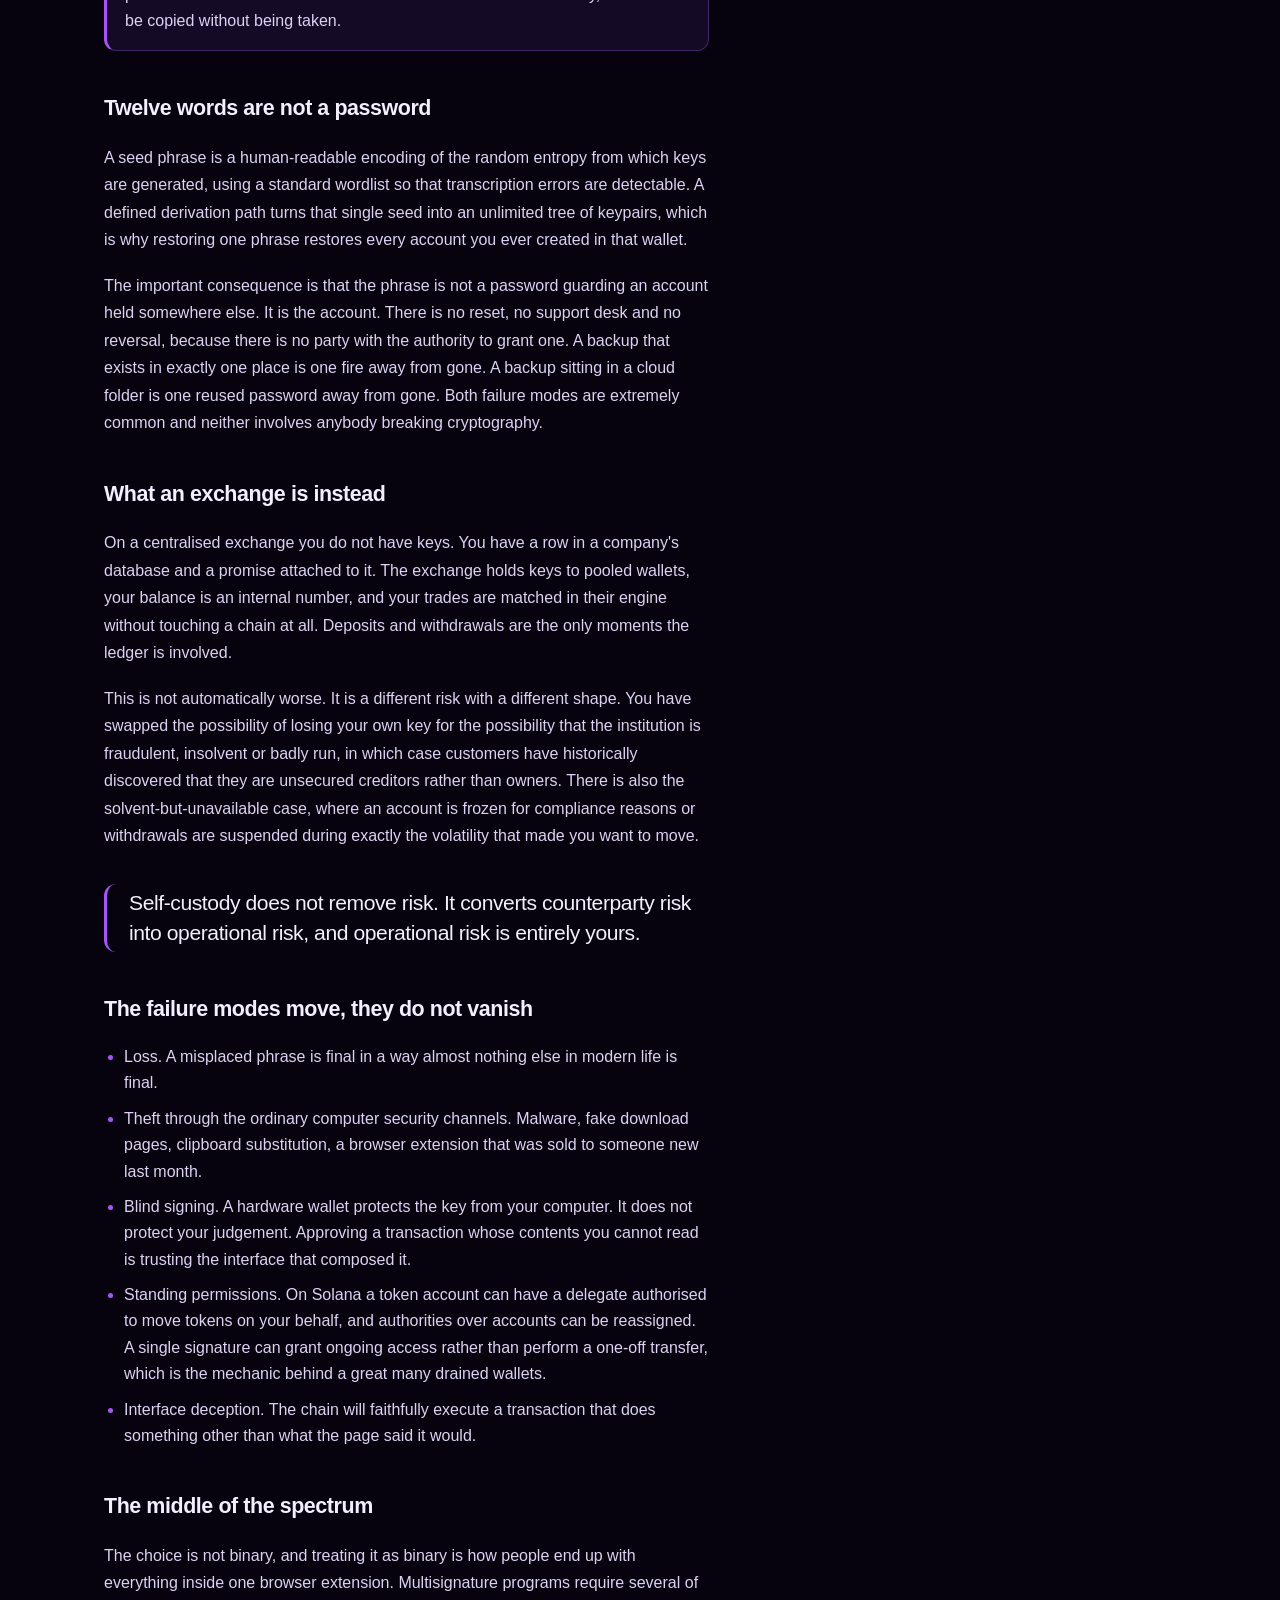
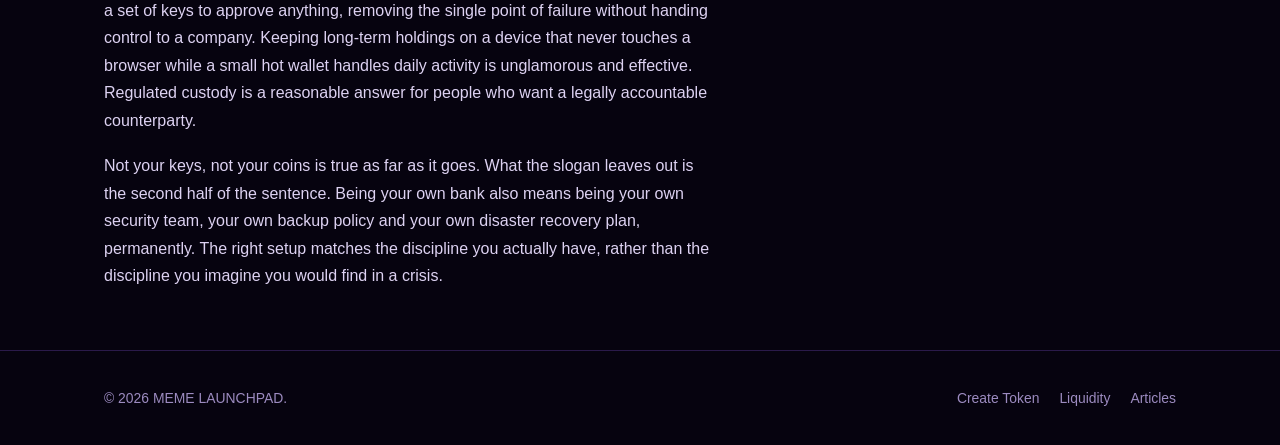
<file: articles/what-owning-a-private-key-means.html>
﻿<!DOCTYPE html>
<html lang="en">
<head>
  <meta charset="UTF-8">
  <meta name="viewport" content="width=device-width, initial-scale=1.0">
  <title>What Owning a Private Key Actually Means - MEME LAUNCHPAD</title>
  <meta name="description" content="There are no coins in your wallet. There is a number that proves you may move entries in a ledger, and that difference changes everything.">
  <link rel="canonical" href="https://memebooster.io/articles/what-owning-a-private-key-means">
  <link rel="license" href="../llms.txt">
  <meta name="copyright" content="(c) 2026 MEME LAUNCHPAD. Original work. Not licensed for reproduction - see https://memebooster.io/llms.txt">
  <link rel="icon" href="../favicon.90cffe6c8643.ico%40v%3D3" sizes="32x32">
  <link rel="icon" href="../favicon.f3976409e687.svg%40v%3D3" type="image/svg+xml">
  <link rel="apple-touch-icon" href="../apple-touch-icon.05379a6776e5.png%40v%3D3">
  <link rel="manifest" href="../site.webmanifest">
  <meta name="theme-color" content="#06030f">
  <link rel="preconnect" href="https://fonts.googleapis.com">
  <link rel="preconnect" href="https://fonts.gstatic.com" crossorigin="">
  <link href="../../css2?family=Geist:wght@400;500;600;700;800;900&family=Geist+Mono:wght@400;500;600;700&family=Chakra+Petch:ital,wght@1,700&display=swap" rel="stylesheet">
  <link rel="stylesheet" href="../css/style.6849e642943a.css">
  <link rel="stylesheet" href="../css/restyle.9b180af48ef9-3.css?v=12">
  <script>

    function reveal() { document.documentElement.classList.add("is-booted"); }
    addEventListener("app:ready", reveal, { once: true });
    addEventListener("load", reveal, { once: true });
  </script>
  <noscript><style>#boot { display: none; }</style></noscript>
</head>
<body>

  <div id="boot">
    <span class="boot-mark"><svg><use href="#i-flip"></use></svg></span>
    <span class="boot-text">MEME LAUNCHPAD // Solana Mainnet</span>
    <span class="boot-track"><span class="boot-fill"></span></span>
  </div>

  <svg class="sprite" aria-hidden="true">

    <symbol id="i-flip" viewbox="0 0 16 16"><path d="M9.58 1.077a.75.75 0 0 1 .405.82L9.165 6h4.085a.75.75 0 0 1 .567 1.241l-6.5 7.5a.75.75 0 0 1-1.302-.638L6.835 10H2.75a.75.75 0 0 1-.567-1.241l6.5-7.5a.75.75 0 0 1 .897-.182" fill="currentColor" fill-rule="evenodd" clip-rule="evenodd"></path></symbol>
    <symbol id="i-spark" viewbox="0 0 24 24"><path d="M13 2 4 14h7l-1 8 9-12h-7l1-8Z"></path></symbol>
    <symbol id="i-arrow-right" viewbox="0 0 24 24"><path d="M5 12h14"></path><path d="m12 5 7 7-7 7"></path></symbol>
    <symbol id="i-arrow-ne" viewbox="0 0 24 24"><path d="M7 17 17 7"></path><path d="M8.4 7H17v8.6"></path></symbol>
    <symbol id="i-spark4" viewbox="0 0 24 24"><path d="M12 0Q13.1 10.9 24 12 13.1 13.1 12 24 10.9 13.1 0 12 10.9 10.9 12 0Z"></path></symbol>
  </svg>

  <div class="page-glow page-glow-short" aria-hidden="true">
    <div class="glow-rings"></div>
    <span class="sparkle" style="top:26%; left:4%;  width:22px; height:22px; --sd:0s"><svg><use href="#i-spark4"></use></svg></span>
    <span class="sparkle" style="top:18%; right:7%; width:28px; height:28px; --sd:.9s"><svg><use href="#i-spark4"></use></svg></span>
    <span class="sparkle" style="bottom:18%;right:3%;width:15px; height:15px; --sd:1.7s"><svg><use href="#i-spark4"></use></svg></span>
  </div>

  <header class="site-header">
    <div class="container nav">
      <a href="../index.html" class="brand" aria-label="MEME LAUNCHPAD home">
        <span class="brand-mark"><svg class="icon"><use href="#i-flip"></use></svg></span>
        <span class="brand-word">MEME<span>LAUNCHPAD</span></span>
      </a>
            <button type="button" class="nav-toggle" aria-label="Open menu" aria-expanded="false" aria-controls="siteNav">
        <span></span><span></span><span></span>
      </button>
      <ul class="nav-links" id="siteNav">
        <li><a href="../index.html">Home</a></li>
        <li><a href="../create-token.html">Create Token</a></li>
        <li><a href="../liquidity.html">Liquidity</a></li>
        <li><a href="what-owning-a-private-key-means.html" class="active">Articles</a></li>
        <li><a href="../index.html#how">How it works</a></li>
        <li><a href="../index.html#features">Features</a></li>
      </ul>
    </div>
  </header>

  <main>
    <section class="article-hero">
      <div class="container">
        <a class="article-back" href="what-owning-a-private-key-means.html"><svg class="icon"><use href="#i-arrow-right"></use></svg> All articles</a>
        <span class="article-cat">Explainer</span>
        <h1 class="article-title">What Owning a Private Key Actually Means</h1>
        <p class="article-dek">There are no coins in your wallet. There is a number that proves you may move entries in a ledger, and that difference changes everything.</p>
        <p class="article-meta">14 Aug 2026 <i class="dot"></i> 6 min read</p>
      </div>
    </section>

    <section class="container">
      <div class="article-cover">
        <img src="../img/articles/what-owning-a-private-key-means.95e326578d00.svg" alt="" width="800" height="460">
      </div>
    </section>

    <section class="container">
      <article class="prose">
        <p>Wallet is the worst piece of naming in this industry, and the confusion it creates has probably cost people more than any single exploit. A wallet contains a folded object with your money in it. A crypto wallet contains no assets whatsoever. It contains keys, and a viewer, and a button that signs things.</p>
        <h2>A number and its shadow</h2>
        <p>A private key is a very large random number. Solana uses the Ed25519 signature scheme, and from that number a one-way function derives a public key, which is what you hand out as your address. The one-way part is the entire foundation. Deriving the address from the key takes microseconds. Deriving the key from the address is not something anyone can do, which is a statement about mathematics rather than about how hard someone is trying.</p>
        <p>Signing works like this. You take a message, in practice a transaction, and combine it with the private key to produce a signature. Anyone can check that signature against your public key and confirm two things at once: that the holder of the key authorised something, and that the something was exactly this message and not a slightly different one. The key itself never travels. That verification, repeated by every validator, is the whole security model.</p>
        <p>Ownership therefore means something quite specific. There is no vault. There is a ledger, and the network accepts an instruction to move a balance only if it carries a valid signature from the address holding it.</p>
        <div class="callout">This is why sharing your address is harmless and why a photograph of a seed phrase is a bearer instrument. One is the lock. The other is the key, and it can be copied without being taken.</div>
        <h2>Twelve words are not a password</h2>
        <p>A seed phrase is a human-readable encoding of the random entropy from which keys are generated, using a standard wordlist so that transcription errors are detectable. A defined derivation path turns that single seed into an unlimited tree of keypairs, which is why restoring one phrase restores every account you ever created in that wallet.</p>
        <p>The important consequence is that the phrase is not a password guarding an account held somewhere else. It is the account. There is no reset, no support desk and no reversal, because there is no party with the authority to grant one. A backup that exists in exactly one place is one fire away from gone. A backup sitting in a cloud folder is one reused password away from gone. Both failure modes are extremely common and neither involves anybody breaking cryptography.</p>
        <h2>What an exchange is instead</h2>
        <p>On a centralised exchange you do not have keys. You have a row in a company&#x27;s database and a promise attached to it. The exchange holds keys to pooled wallets, your balance is an internal number, and your trades are matched in their engine without touching a chain at all. Deposits and withdrawals are the only moments the ledger is involved.</p>
        <p>This is not automatically worse. It is a different risk with a different shape. You have swapped the possibility of losing your own key for the possibility that the institution is fraudulent, insolvent or badly run, in which case customers have historically discovered that they are unsecured creditors rather than owners. There is also the solvent-but-unavailable case, where an account is frozen for compliance reasons or withdrawals are suspended during exactly the volatility that made you want to move.</p>
        <blockquote class="pull">Self-custody does not remove risk. It converts counterparty risk into operational risk, and operational risk is entirely yours.</blockquote>
        <h2>The failure modes move, they do not vanish</h2>
        <ul>
          <li>Loss. A misplaced phrase is final in a way almost nothing else in modern life is final.</li>
          <li>Theft through the ordinary computer security channels. Malware, fake download pages, clipboard substitution, a browser extension that was sold to someone new last month.</li>
          <li>Blind signing. A hardware wallet protects the key from your computer. It does not protect your judgement. Approving a transaction whose contents you cannot read is trusting the interface that composed it.</li>
          <li>Standing permissions. On Solana a token account can have a delegate authorised to move tokens on your behalf, and authorities over accounts can be reassigned. A single signature can grant ongoing access rather than perform a one-off transfer, which is the mechanic behind a great many drained wallets.</li>
          <li>Interface deception. The chain will faithfully execute a transaction that does something other than what the page said it would.</li>
        </ul>
        <h2>The middle of the spectrum</h2>
        <p>The choice is not binary, and treating it as binary is how people end up with everything inside one browser extension. Multisignature programs require several of a set of keys to approve anything, removing the single point of failure without handing control to a company. Keeping long-term holdings on a device that never touches a browser while a small hot wallet handles daily activity is unglamorous and effective. Regulated custody is a reasonable answer for people who want a legally accountable counterparty.</p>
        <p>Not your keys, not your coins is true as far as it goes. What the slogan leaves out is the second half of the sentence. Being your own bank also means being your own security team, your own backup policy and your own disaster recovery plan, permanently. The right setup matches the discipline you actually have, rather than the discipline you imagine you would find in a crisis.</p>
      </article>
    </section>
  </main>

  <footer class="site-footer">
    <div class="container footer-row">
      <span>&copy; 2026 MEME LAUNCHPAD.</span>
      <div class="footer-links">
        <a href="../create-token.html">Create Token</a>
        <a href="../liquidity.html">Liquidity</a>
        <a href="what-owning-a-private-key-means.html">Articles</a>
      </div>
    </div>
  </footer>

  <div class="toast" id="toast"></div>

  <script type="module" src="../js/page.js"></script>
</body>
</html>
</file>
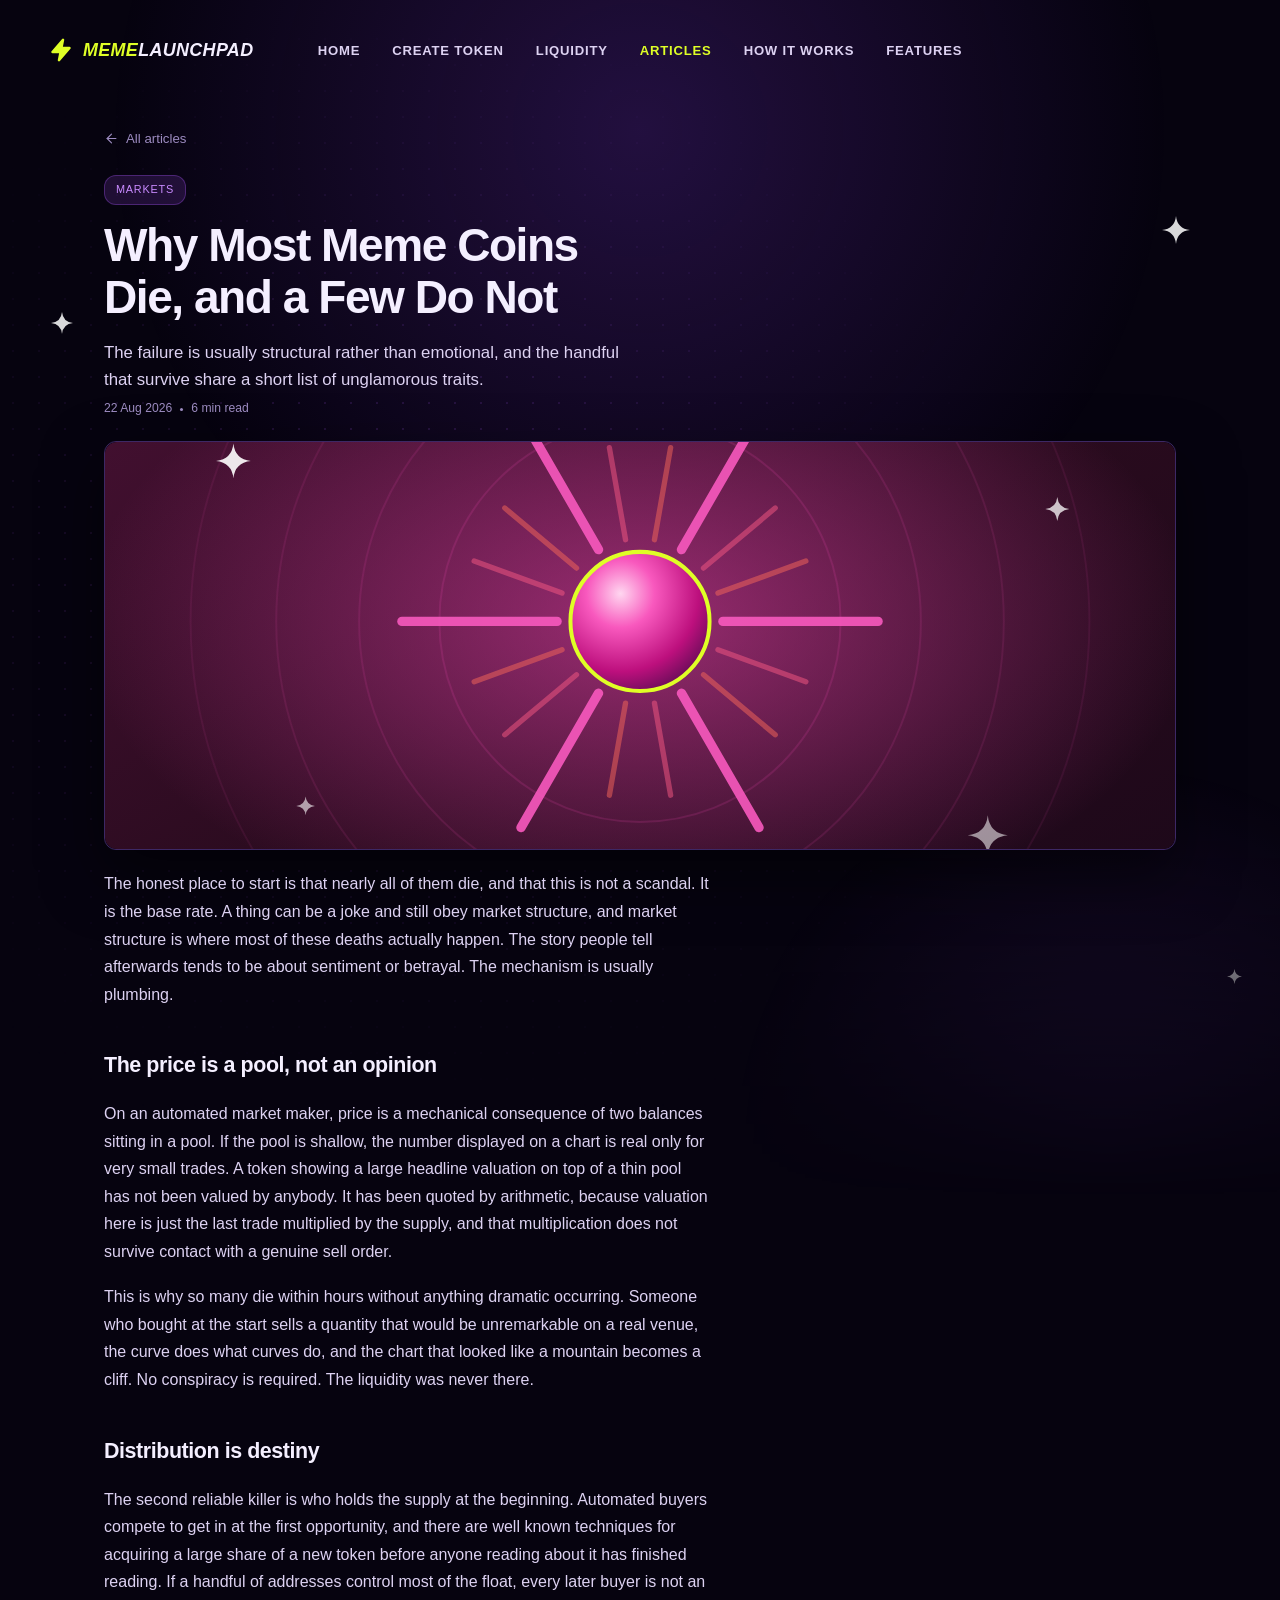
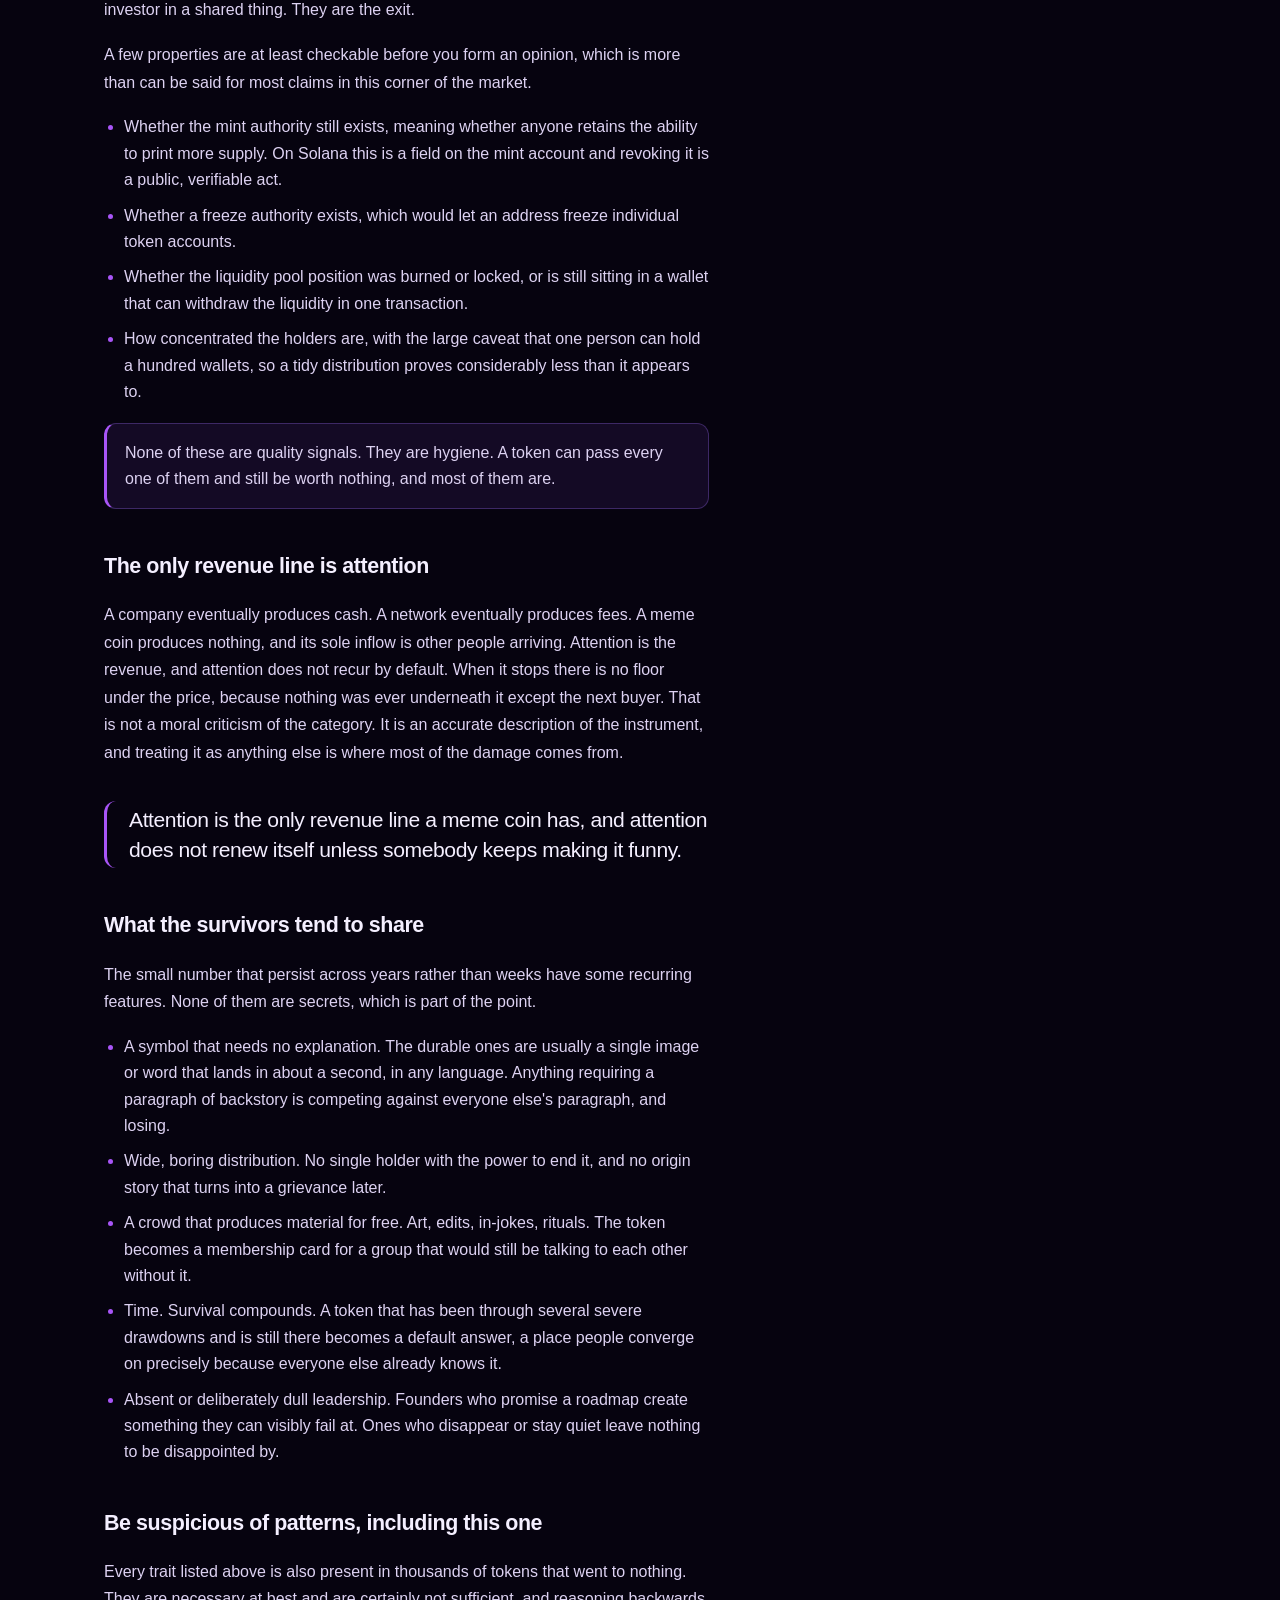
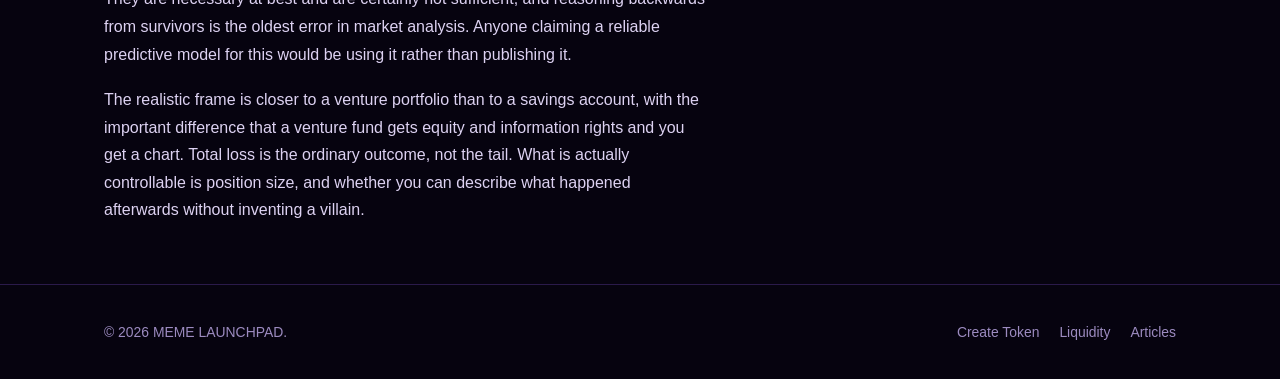
<file: articles/why-most-meme-coins-die.html>
﻿<!DOCTYPE html>
<html lang="en">
<head>
  <meta charset="UTF-8">
  <meta name="viewport" content="width=device-width, initial-scale=1.0">
  <title>Why Most Meme Coins Die, and a Few Do Not - MEME LAUNCHPAD</title>
  <meta name="description" content="The failure is usually structural rather than emotional, and the handful that survive share a short list of unglamorous traits.">
  <link rel="canonical" href="https://memebooster.io/articles/why-most-meme-coins-die">
  <link rel="license" href="../llms.txt">
  <meta name="copyright" content="(c) 2026 MEME LAUNCHPAD. Original work. Not licensed for reproduction - see https://memebooster.io/llms.txt">
  <link rel="icon" href="../favicon.90cffe6c8643.ico%40v%3D3" sizes="32x32">
  <link rel="icon" href="../favicon.f3976409e687.svg%40v%3D3" type="image/svg+xml">
  <link rel="apple-touch-icon" href="../apple-touch-icon.05379a6776e5.png%40v%3D3">
  <link rel="manifest" href="../site.webmanifest">
  <meta name="theme-color" content="#06030f">
  <link rel="preconnect" href="https://fonts.googleapis.com">
  <link rel="preconnect" href="https://fonts.gstatic.com" crossorigin="">
  <link href="../../css2?family=Geist:wght@400;500;600;700;800;900&family=Geist+Mono:wght@400;500;600;700&family=Chakra+Petch:ital,wght@1,700&display=swap" rel="stylesheet">
  <link rel="stylesheet" href="../css/style.6849e642943a.css">
  <link rel="stylesheet" href="../css/restyle.9b180af48ef9-3.css?v=12">
  <script>

    function reveal() { document.documentElement.classList.add("is-booted"); }
    addEventListener("app:ready", reveal, { once: true });
    addEventListener("load", reveal, { once: true });
  </script>
  <noscript><style>#boot { display: none; }</style></noscript>
</head>
<body>

  <div id="boot">
    <span class="boot-mark"><svg><use href="#i-flip"></use></svg></span>
    <span class="boot-text">MEME LAUNCHPAD // Solana Mainnet</span>
    <span class="boot-track"><span class="boot-fill"></span></span>
  </div>

  <svg class="sprite" aria-hidden="true">

    <symbol id="i-flip" viewbox="0 0 16 16"><path d="M9.58 1.077a.75.75 0 0 1 .405.82L9.165 6h4.085a.75.75 0 0 1 .567 1.241l-6.5 7.5a.75.75 0 0 1-1.302-.638L6.835 10H2.75a.75.75 0 0 1-.567-1.241l6.5-7.5a.75.75 0 0 1 .897-.182" fill="currentColor" fill-rule="evenodd" clip-rule="evenodd"></path></symbol>
    <symbol id="i-spark" viewbox="0 0 24 24"><path d="M13 2 4 14h7l-1 8 9-12h-7l1-8Z"></path></symbol>
    <symbol id="i-arrow-right" viewbox="0 0 24 24"><path d="M5 12h14"></path><path d="m12 5 7 7-7 7"></path></symbol>
    <symbol id="i-arrow-ne" viewbox="0 0 24 24"><path d="M7 17 17 7"></path><path d="M8.4 7H17v8.6"></path></symbol>
    <symbol id="i-spark4" viewbox="0 0 24 24"><path d="M12 0Q13.1 10.9 24 12 13.1 13.1 12 24 10.9 13.1 0 12 10.9 10.9 12 0Z"></path></symbol>
  </svg>

  <div class="page-glow page-glow-short" aria-hidden="true">
    <div class="glow-rings"></div>
    <span class="sparkle" style="top:26%; left:4%;  width:22px; height:22px; --sd:0s"><svg><use href="#i-spark4"></use></svg></span>
    <span class="sparkle" style="top:18%; right:7%; width:28px; height:28px; --sd:.9s"><svg><use href="#i-spark4"></use></svg></span>
    <span class="sparkle" style="bottom:18%;right:3%;width:15px; height:15px; --sd:1.7s"><svg><use href="#i-spark4"></use></svg></span>
  </div>

  <header class="site-header">
    <div class="container nav">
      <a href="../index.html" class="brand" aria-label="MEME LAUNCHPAD home">
        <span class="brand-mark"><svg class="icon"><use href="#i-flip"></use></svg></span>
        <span class="brand-word">MEME<span>LAUNCHPAD</span></span>
      </a>
            <button type="button" class="nav-toggle" aria-label="Open menu" aria-expanded="false" aria-controls="siteNav">
        <span></span><span></span><span></span>
      </button>
      <ul class="nav-links" id="siteNav">
        <li><a href="../index.html">Home</a></li>
        <li><a href="../create-token.html">Create Token</a></li>
        <li><a href="../liquidity.html">Liquidity</a></li>
        <li><a href="why-most-meme-coins-die.html" class="active">Articles</a></li>
        <li><a href="../index.html#how">How it works</a></li>
        <li><a href="../index.html#features">Features</a></li>
      </ul>
    </div>
  </header>

  <main>
    <section class="article-hero">
      <div class="container">
        <a class="article-back" href="why-most-meme-coins-die.html"><svg class="icon"><use href="#i-arrow-right"></use></svg> All articles</a>
        <span class="article-cat">Markets</span>
        <h1 class="article-title">Why Most Meme Coins Die, and a Few Do Not</h1>
        <p class="article-dek">The failure is usually structural rather than emotional, and the handful that survive share a short list of unglamorous traits.</p>
        <p class="article-meta">22 Aug 2026 <i class="dot"></i> 6 min read</p>
      </div>
    </section>

    <section class="container">
      <div class="article-cover">
        <img src="../img/articles/why-most-meme-coins-die.2eac697364c8.svg" alt="" width="800" height="460">
      </div>
    </section>

    <section class="container">
      <article class="prose">
        <p>The honest place to start is that nearly all of them die, and that this is not a scandal. It is the base rate. A thing can be a joke and still obey market structure, and market structure is where most of these deaths actually happen. The story people tell afterwards tends to be about sentiment or betrayal. The mechanism is usually plumbing.</p>
        <h2>The price is a pool, not an opinion</h2>
        <p>On an automated market maker, price is a mechanical consequence of two balances sitting in a pool. If the pool is shallow, the number displayed on a chart is real only for very small trades. A token showing a large headline valuation on top of a thin pool has not been valued by anybody. It has been quoted by arithmetic, because valuation here is just the last trade multiplied by the supply, and that multiplication does not survive contact with a genuine sell order.</p>
        <p>This is why so many die within hours without anything dramatic occurring. Someone who bought at the start sells a quantity that would be unremarkable on a real venue, the curve does what curves do, and the chart that looked like a mountain becomes a cliff. No conspiracy is required. The liquidity was never there.</p>
        <h2>Distribution is destiny</h2>
        <p>The second reliable killer is who holds the supply at the beginning. Automated buyers compete to get in at the first opportunity, and there are well known techniques for acquiring a large share of a new token before anyone reading about it has finished reading. If a handful of addresses control most of the float, every later buyer is not an investor in a shared thing. They are the exit.</p>
        <p>A few properties are at least checkable before you form an opinion, which is more than can be said for most claims in this corner of the market.</p>
        <ul>
          <li>Whether the mint authority still exists, meaning whether anyone retains the ability to print more supply. On Solana this is a field on the mint account and revoking it is a public, verifiable act.</li>
          <li>Whether a freeze authority exists, which would let an address freeze individual token accounts.</li>
          <li>Whether the liquidity pool position was burned or locked, or is still sitting in a wallet that can withdraw the liquidity in one transaction.</li>
          <li>How concentrated the holders are, with the large caveat that one person can hold a hundred wallets, so a tidy distribution proves considerably less than it appears to.</li>
        </ul>
        <div class="callout">None of these are quality signals. They are hygiene. A token can pass every one of them and still be worth nothing, and most of them are.</div>
        <h2>The only revenue line is attention</h2>
        <p>A company eventually produces cash. A network eventually produces fees. A meme coin produces nothing, and its sole inflow is other people arriving. Attention is the revenue, and attention does not recur by default. When it stops there is no floor under the price, because nothing was ever underneath it except the next buyer. That is not a moral criticism of the category. It is an accurate description of the instrument, and treating it as anything else is where most of the damage comes from.</p>
        <blockquote class="pull">Attention is the only revenue line a meme coin has, and attention does not renew itself unless somebody keeps making it funny.</blockquote>
        <h2>What the survivors tend to share</h2>
        <p>The small number that persist across years rather than weeks have some recurring features. None of them are secrets, which is part of the point.</p>
        <ul>
          <li>A symbol that needs no explanation. The durable ones are usually a single image or word that lands in about a second, in any language. Anything requiring a paragraph of backstory is competing against everyone else&#x27;s paragraph, and losing.</li>
          <li>Wide, boring distribution. No single holder with the power to end it, and no origin story that turns into a grievance later.</li>
          <li>A crowd that produces material for free. Art, edits, in-jokes, rituals. The token becomes a membership card for a group that would still be talking to each other without it.</li>
          <li>Time. Survival compounds. A token that has been through several severe drawdowns and is still there becomes a default answer, a place people converge on precisely because everyone else already knows it.</li>
          <li>Absent or deliberately dull leadership. Founders who promise a roadmap create something they can visibly fail at. Ones who disappear or stay quiet leave nothing to be disappointed by.</li>
        </ul>
        <h2>Be suspicious of patterns, including this one</h2>
        <p>Every trait listed above is also present in thousands of tokens that went to nothing. They are necessary at best and are certainly not sufficient, and reasoning backwards from survivors is the oldest error in market analysis. Anyone claiming a reliable predictive model for this would be using it rather than publishing it.</p>
        <p>The realistic frame is closer to a venture portfolio than to a savings account, with the important difference that a venture fund gets equity and information rights and you get a chart. Total loss is the ordinary outcome, not the tail. What is actually controllable is position size, and whether you can describe what happened afterwards without inventing a villain.</p>
      </article>
    </section>
  </main>

  <footer class="site-footer">
    <div class="container footer-row">
      <span>&copy; 2026 MEME LAUNCHPAD.</span>
      <div class="footer-links">
        <a href="../create-token.html">Create Token</a>
        <a href="../liquidity.html">Liquidity</a>
        <a href="why-most-meme-coins-die.html">Articles</a>
      </div>
    </div>
  </footer>

  <div class="toast" id="toast"></div>

  <script type="module" src="../js/page.js"></script>
</body>
</html>
</file>
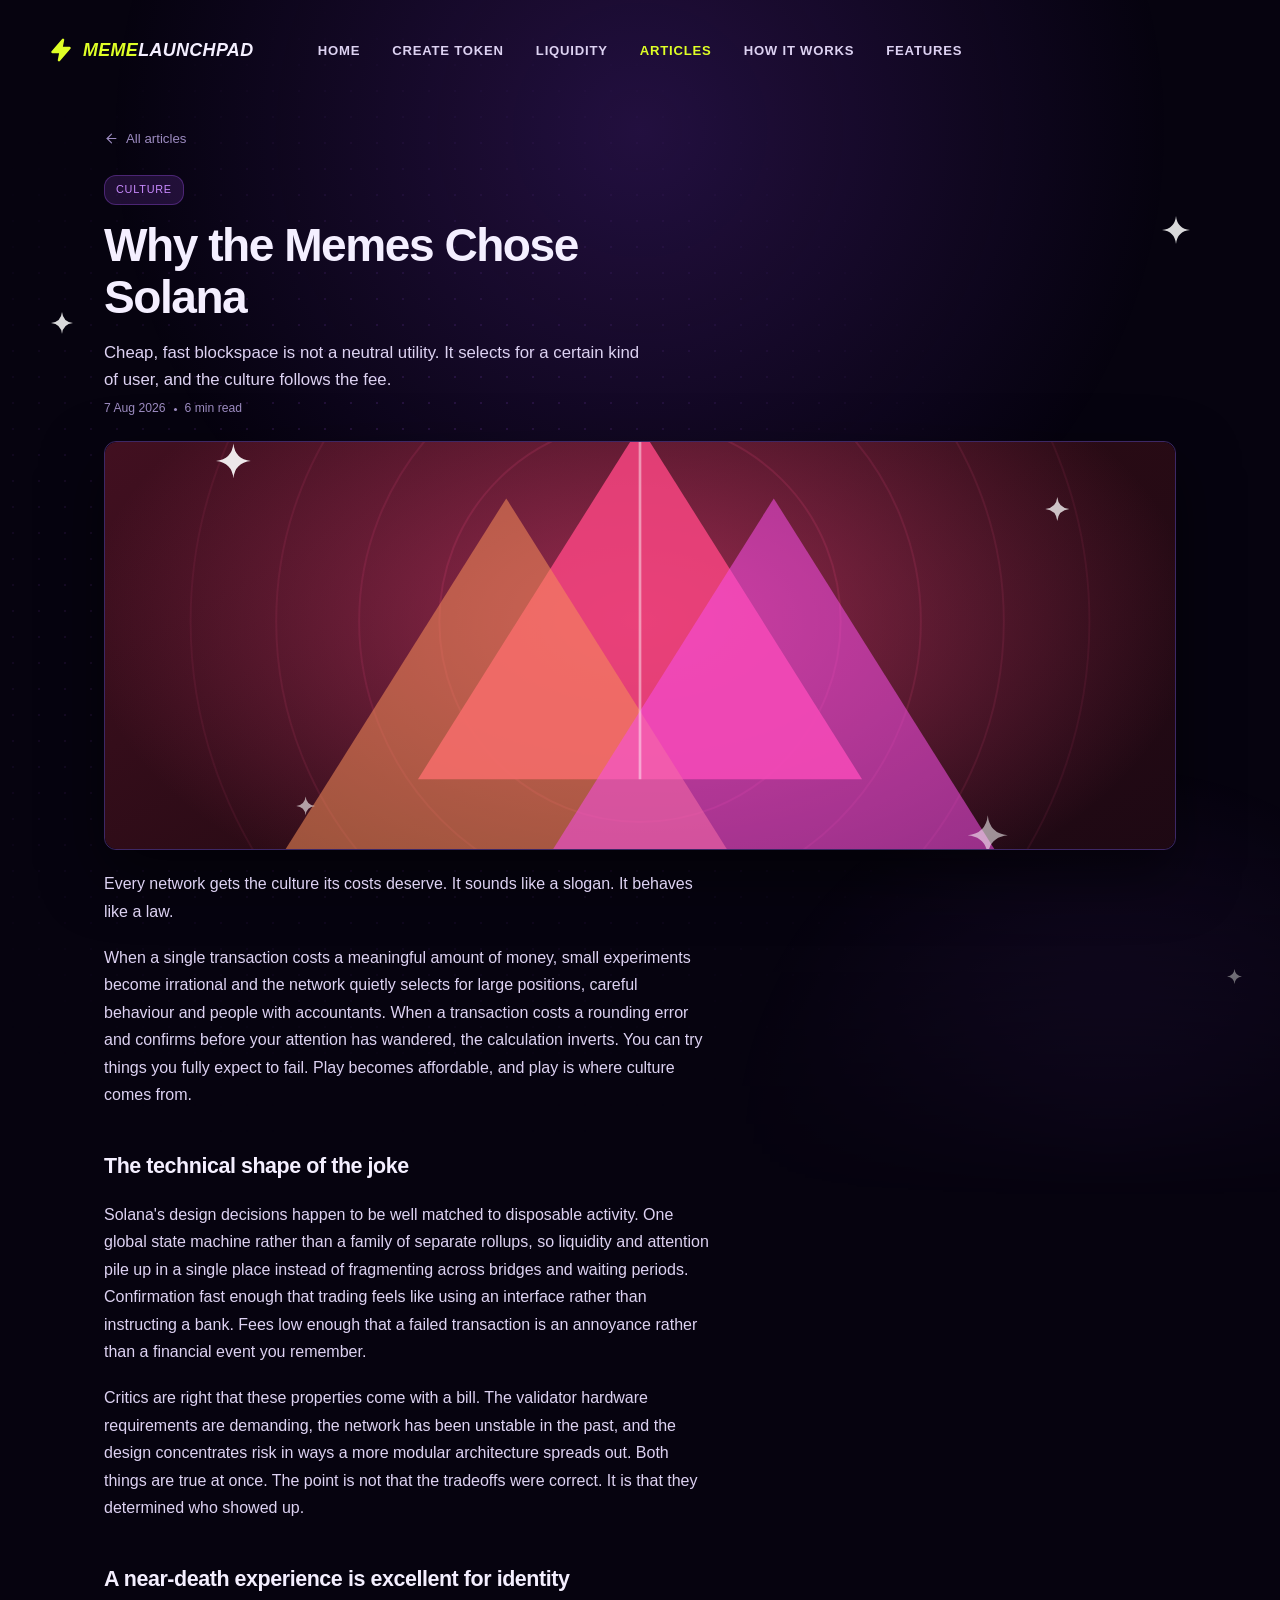
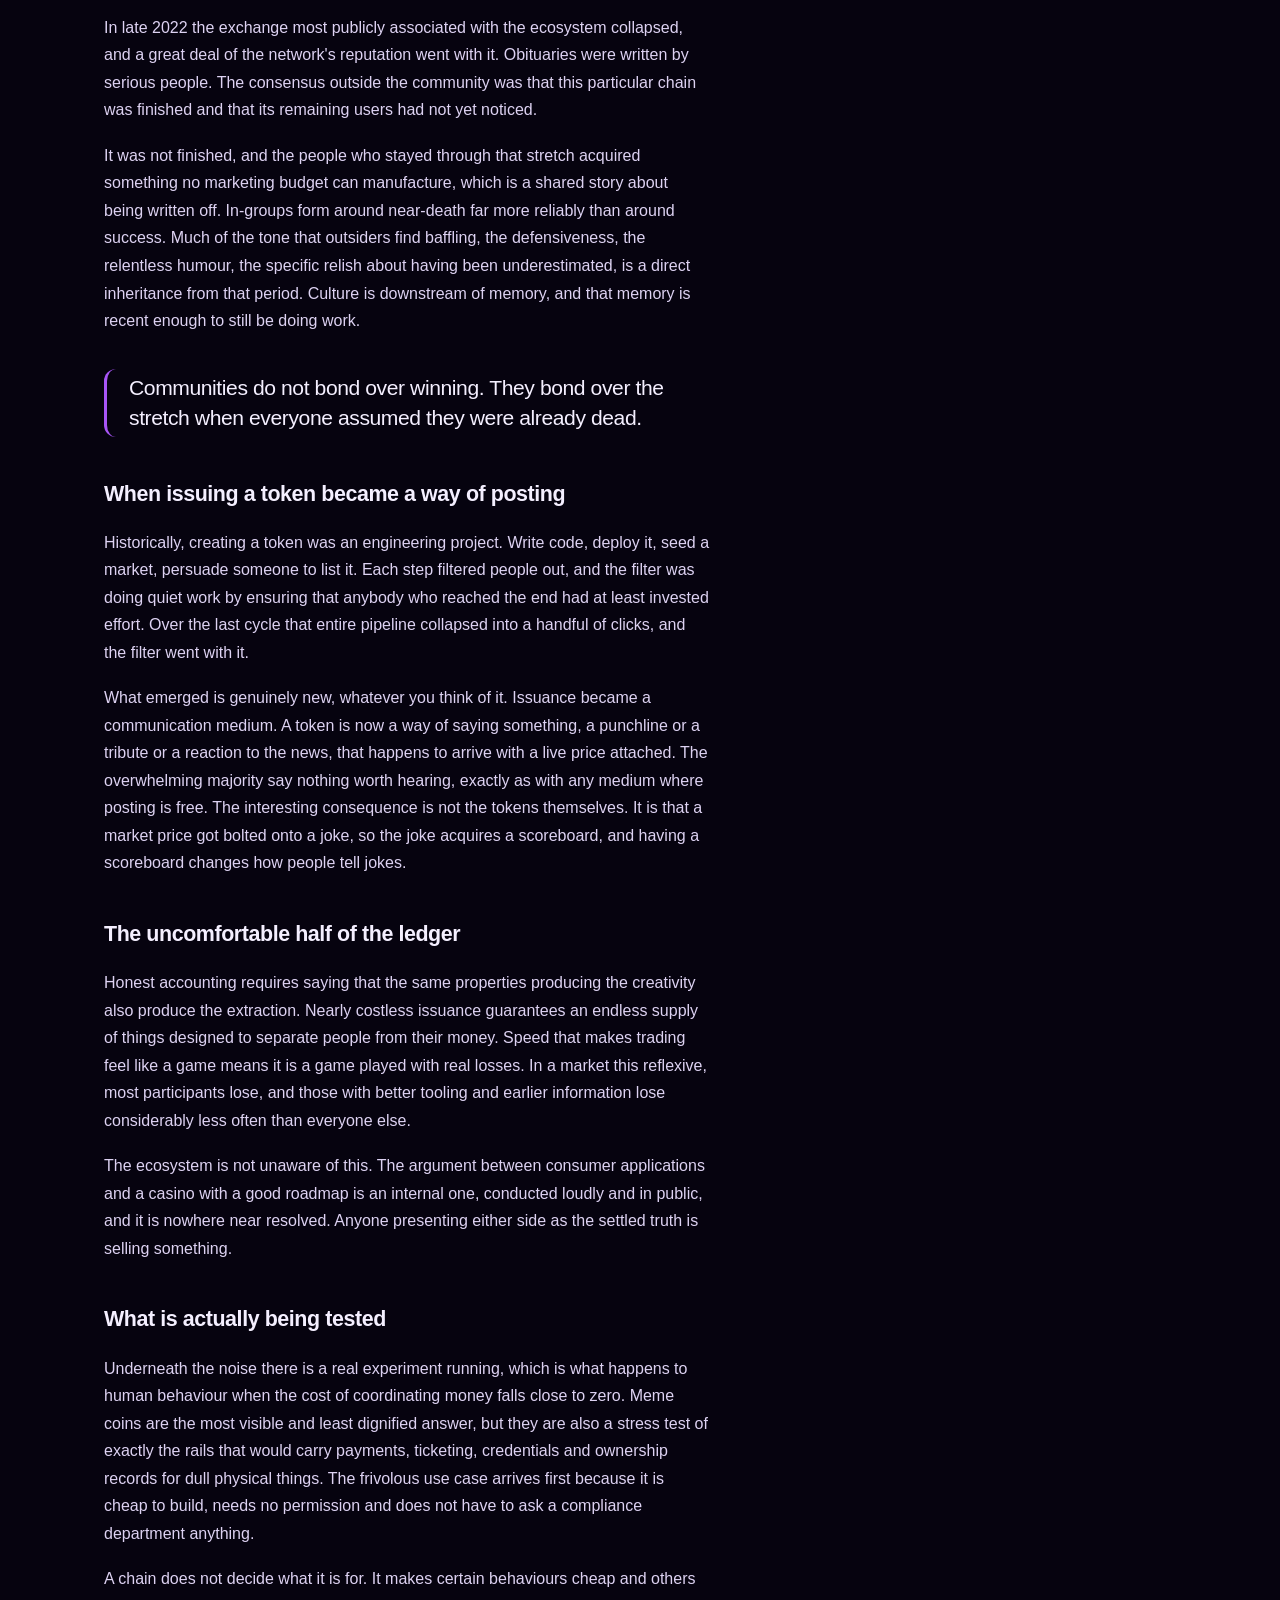
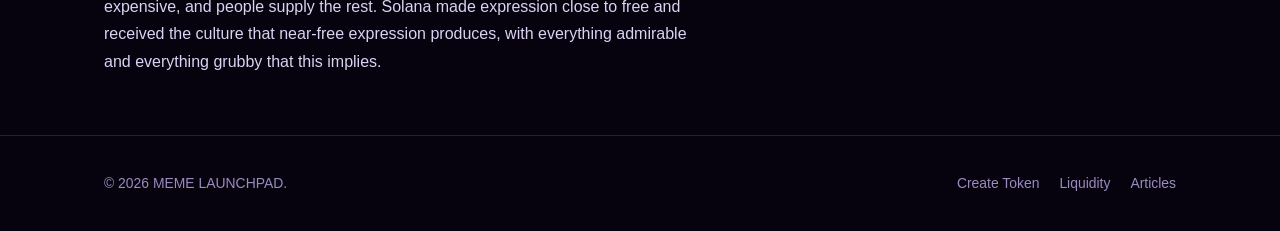
<file: articles/why-the-memes-chose-solana.html>
﻿<!DOCTYPE html>
<html lang="en">
<head>
  <meta charset="UTF-8">
  <meta name="viewport" content="width=device-width, initial-scale=1.0">
  <title>Why the Memes Chose Solana - MEME LAUNCHPAD</title>
  <meta name="description" content="Cheap, fast blockspace is not a neutral utility. It selects for a certain kind of user, and the culture follows the fee.">
  <link rel="canonical" href="https://memebooster.io/articles/why-the-memes-chose-solana">
  <link rel="license" href="../llms.txt">
  <meta name="copyright" content="(c) 2026 MEME LAUNCHPAD. Original work. Not licensed for reproduction - see https://memebooster.io/llms.txt">
  <link rel="icon" href="../favicon.90cffe6c8643.ico%40v%3D3" sizes="32x32">
  <link rel="icon" href="../favicon.f3976409e687.svg%40v%3D3" type="image/svg+xml">
  <link rel="apple-touch-icon" href="../apple-touch-icon.05379a6776e5.png%40v%3D3">
  <link rel="manifest" href="../site.webmanifest">
  <meta name="theme-color" content="#06030f">
  <link rel="preconnect" href="https://fonts.googleapis.com">
  <link rel="preconnect" href="https://fonts.gstatic.com" crossorigin="">
  <link href="../../css2?family=Geist:wght@400;500;600;700;800;900&family=Geist+Mono:wght@400;500;600;700&family=Chakra+Petch:ital,wght@1,700&display=swap" rel="stylesheet">
  <link rel="stylesheet" href="../css/style.6849e642943a.css">
  <link rel="stylesheet" href="../css/restyle.9b180af48ef9-3.css?v=12">
  <script>

    function reveal() { document.documentElement.classList.add("is-booted"); }
    addEventListener("app:ready", reveal, { once: true });
    addEventListener("load", reveal, { once: true });
  </script>
  <noscript><style>#boot { display: none; }</style></noscript>
</head>
<body>

  <div id="boot">
    <span class="boot-mark"><svg><use href="#i-flip"></use></svg></span>
    <span class="boot-text">MEME LAUNCHPAD // Solana Mainnet</span>
    <span class="boot-track"><span class="boot-fill"></span></span>
  </div>

  <svg class="sprite" aria-hidden="true">

    <symbol id="i-flip" viewbox="0 0 16 16"><path d="M9.58 1.077a.75.75 0 0 1 .405.82L9.165 6h4.085a.75.75 0 0 1 .567 1.241l-6.5 7.5a.75.75 0 0 1-1.302-.638L6.835 10H2.75a.75.75 0 0 1-.567-1.241l6.5-7.5a.75.75 0 0 1 .897-.182" fill="currentColor" fill-rule="evenodd" clip-rule="evenodd"></path></symbol>
    <symbol id="i-spark" viewbox="0 0 24 24"><path d="M13 2 4 14h7l-1 8 9-12h-7l1-8Z"></path></symbol>
    <symbol id="i-arrow-right" viewbox="0 0 24 24"><path d="M5 12h14"></path><path d="m12 5 7 7-7 7"></path></symbol>
    <symbol id="i-arrow-ne" viewbox="0 0 24 24"><path d="M7 17 17 7"></path><path d="M8.4 7H17v8.6"></path></symbol>
    <symbol id="i-spark4" viewbox="0 0 24 24"><path d="M12 0Q13.1 10.9 24 12 13.1 13.1 12 24 10.9 13.1 0 12 10.9 10.9 12 0Z"></path></symbol>
  </svg>

  <div class="page-glow page-glow-short" aria-hidden="true">
    <div class="glow-rings"></div>
    <span class="sparkle" style="top:26%; left:4%;  width:22px; height:22px; --sd:0s"><svg><use href="#i-spark4"></use></svg></span>
    <span class="sparkle" style="top:18%; right:7%; width:28px; height:28px; --sd:.9s"><svg><use href="#i-spark4"></use></svg></span>
    <span class="sparkle" style="bottom:18%;right:3%;width:15px; height:15px; --sd:1.7s"><svg><use href="#i-spark4"></use></svg></span>
  </div>

  <header class="site-header">
    <div class="container nav">
      <a href="../index.html" class="brand" aria-label="MEME LAUNCHPAD home">
        <span class="brand-mark"><svg class="icon"><use href="#i-flip"></use></svg></span>
        <span class="brand-word">MEME<span>LAUNCHPAD</span></span>
      </a>
            <button type="button" class="nav-toggle" aria-label="Open menu" aria-expanded="false" aria-controls="siteNav">
        <span></span><span></span><span></span>
      </button>
      <ul class="nav-links" id="siteNav">
        <li><a href="../index.html">Home</a></li>
        <li><a href="../create-token.html">Create Token</a></li>
        <li><a href="../liquidity.html">Liquidity</a></li>
        <li><a href="why-the-memes-chose-solana.html" class="active">Articles</a></li>
        <li><a href="../index.html#how">How it works</a></li>
        <li><a href="../index.html#features">Features</a></li>
      </ul>
    </div>
  </header>

  <main>
    <section class="article-hero">
      <div class="container">
        <a class="article-back" href="why-the-memes-chose-solana.html"><svg class="icon"><use href="#i-arrow-right"></use></svg> All articles</a>
        <span class="article-cat">Culture</span>
        <h1 class="article-title">Why the Memes Chose Solana</h1>
        <p class="article-dek">Cheap, fast blockspace is not a neutral utility. It selects for a certain kind of user, and the culture follows the fee.</p>
        <p class="article-meta">7 Aug 2026 <i class="dot"></i> 6 min read</p>
      </div>
    </section>

    <section class="container">
      <div class="article-cover">
        <img src="../img/articles/why-the-memes-chose-solana.945fc0ba347e.svg" alt="" width="800" height="460">
      </div>
    </section>

    <section class="container">
      <article class="prose">
        <p>Every network gets the culture its costs deserve. It sounds like a slogan. It behaves like a law.</p>
        <p>When a single transaction costs a meaningful amount of money, small experiments become irrational and the network quietly selects for large positions, careful behaviour and people with accountants. When a transaction costs a rounding error and confirms before your attention has wandered, the calculation inverts. You can try things you fully expect to fail. Play becomes affordable, and play is where culture comes from.</p>
        <h2>The technical shape of the joke</h2>
        <p>Solana&#x27;s design decisions happen to be well matched to disposable activity. One global state machine rather than a family of separate rollups, so liquidity and attention pile up in a single place instead of fragmenting across bridges and waiting periods. Confirmation fast enough that trading feels like using an interface rather than instructing a bank. Fees low enough that a failed transaction is an annoyance rather than a financial event you remember.</p>
        <p>Critics are right that these properties come with a bill. The validator hardware requirements are demanding, the network has been unstable in the past, and the design concentrates risk in ways a more modular architecture spreads out. Both things are true at once. The point is not that the tradeoffs were correct. It is that they determined who showed up.</p>
        <h2>A near-death experience is excellent for identity</h2>
        <p>In late 2022 the exchange most publicly associated with the ecosystem collapsed, and a great deal of the network&#x27;s reputation went with it. Obituaries were written by serious people. The consensus outside the community was that this particular chain was finished and that its remaining users had not yet noticed.</p>
        <p>It was not finished, and the people who stayed through that stretch acquired something no marketing budget can manufacture, which is a shared story about being written off. In-groups form around near-death far more reliably than around success. Much of the tone that outsiders find baffling, the defensiveness, the relentless humour, the specific relish about having been underestimated, is a direct inheritance from that period. Culture is downstream of memory, and that memory is recent enough to still be doing work.</p>
        <blockquote class="pull">Communities do not bond over winning. They bond over the stretch when everyone assumed they were already dead.</blockquote>
        <h2>When issuing a token became a way of posting</h2>
        <p>Historically, creating a token was an engineering project. Write code, deploy it, seed a market, persuade someone to list it. Each step filtered people out, and the filter was doing quiet work by ensuring that anybody who reached the end had at least invested effort. Over the last cycle that entire pipeline collapsed into a handful of clicks, and the filter went with it.</p>
        <p>What emerged is genuinely new, whatever you think of it. Issuance became a communication medium. A token is now a way of saying something, a punchline or a tribute or a reaction to the news, that happens to arrive with a live price attached. The overwhelming majority say nothing worth hearing, exactly as with any medium where posting is free. The interesting consequence is not the tokens themselves. It is that a market price got bolted onto a joke, so the joke acquires a scoreboard, and having a scoreboard changes how people tell jokes.</p>
        <h2>The uncomfortable half of the ledger</h2>
        <p>Honest accounting requires saying that the same properties producing the creativity also produce the extraction. Nearly costless issuance guarantees an endless supply of things designed to separate people from their money. Speed that makes trading feel like a game means it is a game played with real losses. In a market this reflexive, most participants lose, and those with better tooling and earlier information lose considerably less often than everyone else.</p>
        <p>The ecosystem is not unaware of this. The argument between consumer applications and a casino with a good roadmap is an internal one, conducted loudly and in public, and it is nowhere near resolved. Anyone presenting either side as the settled truth is selling something.</p>
        <h2>What is actually being tested</h2>
        <p>Underneath the noise there is a real experiment running, which is what happens to human behaviour when the cost of coordinating money falls close to zero. Meme coins are the most visible and least dignified answer, but they are also a stress test of exactly the rails that would carry payments, ticketing, credentials and ownership records for dull physical things. The frivolous use case arrives first because it is cheap to build, needs no permission and does not have to ask a compliance department anything.</p>
        <p>A chain does not decide what it is for. It makes certain behaviours cheap and others expensive, and people supply the rest. Solana made expression close to free and received the culture that near-free expression produces, with everything admirable and everything grubby that this implies.</p>
      </article>
    </section>
  </main>

  <footer class="site-footer">
    <div class="container footer-row">
      <span>&copy; 2026 MEME LAUNCHPAD.</span>
      <div class="footer-links">
        <a href="../create-token.html">Create Token</a>
        <a href="../liquidity.html">Liquidity</a>
        <a href="why-the-memes-chose-solana.html">Articles</a>
      </div>
    </div>
  </footer>

  <div class="toast" id="toast"></div>

  <script type="module" src="../js/page.js"></script>
</body>
</html>
</file>
<file: css/style.6849e642943a.css>
:root {

  --bg: #06030f;
  --bg-raised: #100a1c;
  --bg-card: #0c0817;
  --bg-inset: #040209;
  --border: #2a1a4a;
  --border-strong: #3d2865;
  --border-hot: rgba(223, 255, 38, 0.32);

  --neon: #dfff26;
  --neon-soft: #ebff7a;
  --neon-dim: #b6d600;
  --neon-deep: #8ba300;
  --neon-shade: #5d6a10;
  --neon-glow: rgba(223, 255, 38, 0.22);
  --ink: #06030f;

  --violet: #a855f7;
  --violet-soft: #c98bff;
  --violet-dim: #8b3ded;
  --violet-deep: #6d28d9;
  --violet-shade: #4c1d95;
  --violet-glow: rgba(168, 85, 247, 0.28);
  --violet-haze: rgba(139, 61, 237, 0.22);

  --text: #f4efff;
  --text-dim: #ddd2f2;
  --text-faint: #9c8bc0;

  --success: #6ee787;
  --danger: #ff7a7a;

  --header-h: 98px;
  --sticky-top: 12px;
  --pv-bar-h: 77px;
  --forge-gap: 36px;

  --radius: 14px;
  --radius-sm: 10px;

  --font-body: "Inter", -apple-system, BlinkMacSystemFont, "Segoe UI", sans-serif;
  --font-display: "Inter", -apple-system, BlinkMacSystemFont, "Segoe UI", sans-serif;
}

* { margin: 0; padding: 0; box-sizing: border-box; }

html { scroll-behavior: smooth; }

html {
  scrollbar-width: none;
  -ms-overflow-style: none;
}

html::-webkit-scrollbar { width: 0; height: 0; }

.scrollbar {
  position: fixed;
  top: 0;
  right: 3px;
  bottom: 0;
  width: 10px;
  z-index: 60;
  display: none;
  opacity: 0;
  transition: opacity 0.3s ease;
  pointer-events: none;
}

.scrollbar.on { display: block; }
.scrollbar.show { opacity: 1; }

.scrollbar-thumb {
  position: absolute;
  top: 0;
  left: 2px;
  width: 6px;
  border-radius: 99px;
  background: #33245c;
  pointer-events: auto;
  cursor: default;
  transition: background 0.15s ease, width 0.15s ease;
}

.scrollbar-thumb:hover,
.scrollbar.dragging .scrollbar-thumb {
  background: #4a3578;
}

.pos-body,
.panel-overlay,
.pos-tabs {
  scrollbar-width: thin;
  scrollbar-color: #33245c transparent;
}

body {
  font-family: var(--font-body);
  background: var(--bg);
  color: var(--text);
  line-height: 1.6;
  min-height: 100vh;
  -webkit-font-smoothing: antialiased;
}

.btn {
  font-family: var(--font-display);
  text-transform: uppercase;
  letter-spacing: 0.07em;
}

body.home::before {
  content: "";
  position: fixed;
  inset: 0;
  background:
    radial-gradient(ellipse 65% 40% at 50% -12%, rgba(223, 255, 38, 0.07), transparent 70%),
    radial-gradient(ellipse 45% 35% at 88% 108%, rgba(182, 214, 0, 0.05), transparent 70%);
  pointer-events: none;
  z-index: 0;
}

main, header, footer { position: relative; z-index: 1; }

a { color: inherit; text-decoration: none; }
button { font-family: inherit; cursor: pointer; }

label[for],
label:has(input, select, textarea) {
  cursor: pointer;
}

.container { max-width: 1120px; margin: 0 auto; padding: 0 24px; }

.sprite { display: none; }

.icon {
  width: 1.15em;
  height: 1.15em;
  flex-shrink: 0;
  fill: none;
  stroke: currentColor;
  stroke-width: 1.8;
  stroke-linecap: round;
  stroke-linejoin: round;
}

.icon:has(use[href="#i-spark"]),
.icon:has(use[href="#i-bolt"]) {
  fill: currentColor;
  stroke: none;
}

.icon-lg { width: 22px; height: 22px; }
.icon-sm { width: 14px; height: 14px; stroke-width: 2.4; }

.site-header {
  position: static;
  z-index: 2;
  background: transparent;
}

.nav {
  display: flex;
  align-items: center;
  justify-content: space-between;
  height: var(--header-h);
  gap: 24px;
}

.brand {
  display: flex;
  align-items: center;
  color: var(--text);
}

.brand-mark {
  width: 28px;
  height: 28px;
  border-radius: 8px;
  background: var(--neon);
  color: var(--ink);
  display: grid;
  place-items: center;
  box-shadow: 0 0 16px var(--neon-glow);

  overflow: hidden;
}

.brand-mark .icon {
  width: 100%;
  height: 100%;
  fill: currentColor;
  stroke: none;
}

.nav-links { display: flex; gap: 4px; list-style: none; }

.nav-links a {
  padding: 8px 14px;
  border-radius: 8px;
  color: var(--text-dim);
  font-size: 0.92rem;
  font-weight: 600;
  transition: color 0.15s, background 0.15s;
}

.nav-links a:hover { color: var(--text); background: var(--bg-card); }
.nav-links a.active { color: var(--neon); }

@media (min-width: 920px) and (max-width: 1140px) {
  .nav-links { gap: 2px; }
  .nav-links a { padding: 8px 7px; font-size: 0.86rem; }
  .site-header .nav { padding: 0 28px; }
}

.btn {
  display: inline-flex;
  align-items: center;
  justify-content: center;
  gap: 9px;
  border: none;
  border-radius: 10px;
  padding: 11px 22px;
  font-size: 0.88rem;
  font-weight: 800;
  transition: transform 0.12s, box-shadow 0.15s, background 0.15s, border-color 0.15s;
}

.btn:active { transform: translateY(1px); }

.btn-primary {
  background: var(--neon);
  color: var(--ink);
  box-shadow: 0 4px 24px var(--neon-glow);
}

.btn-primary:hover { background: var(--neon-soft); box-shadow: 0 4px 34px rgba(223, 255, 38, 0.34); }

.btn-shine {
  position: relative;
  overflow: hidden;
  background: rgba(223, 255, 38, 0.05);
  color: var(--neon);
  border: 1.5px solid var(--neon);
  box-shadow:
    inset 0 0 16px rgba(223, 255, 38, 0.16),
    inset 0 0 44px rgba(223, 255, 38, 0.07),
    0 0 26px rgba(223, 255, 38, 0.16);
}

.btn-shine:hover {
  background: rgba(223, 255, 38, 0.1);
  box-shadow:
    inset 0 0 20px rgba(223, 255, 38, 0.24),
    inset 0 0 54px rgba(223, 255, 38, 0.1),
    0 0 38px rgba(223, 255, 38, 0.26);
}

.btn-shine::after {
  content: "";
  position: absolute;
  top: -30%;
  bottom: -30%;
  left: 0;
  width: 55%;

  background: linear-gradient(
    90deg,
    transparent 0%,
    rgba(235, 255, 122, 0.05) 28%,
    rgba(243, 255, 173, 0.14) 50%,
    rgba(235, 255, 122, 0.05) 72%,
    transparent 100%
  );
  filter: blur(7px);
  transform: translateX(-140%) skewX(-18deg);
  animation: btn-shine-sweep 3.6s ease-in-out infinite;
  pointer-events: none;
}

@keyframes btn-shine-sweep {
  0% { transform: translateX(-140%) skewX(-18deg); }

  45%, 100% { transform: translateX(240%) skewX(-18deg); }
}

@media (prefers-reduced-motion: reduce) {
  .btn-shine::after { animation: none; display: none; }
}

.btn-ghost {
  background: var(--bg-card);
  color: var(--text);
  border: 1px solid var(--border-strong);
}

.btn-ghost:hover { border-color: var(--border-hot); color: var(--neon); }

.btn-nav {
  background: none;
  border: 0;
  padding: 6px 0;
  color: var(--text);
  font-family: var(--font-body);
  font-weight: 500;
  font-size: 1.06rem;
  letter-spacing: -0.005em;
  line-height: 1;
  display: inline-flex;
  align-items: center;
  gap: 9px;
  transition: color 0.18s ease;
}

.btn-nav .icon {
  width: 1.5em;
  height: 1.5em;
  stroke-width: 1.9;
  color: var(--neon);
  transition: transform 0.18s ease;
}

.btn-nav:hover { color: var(--neon); }
.btn-nav:hover .icon { transform: translate(3px, -3px); }

@media (prefers-reduced-motion: reduce) {
  .btn-nav:hover .icon { transform: none; }
}

@media (max-width: 479px) {
  .btn-nav { font-size: 0.98rem; gap: 7px; }
}

.btn-lg { padding: 15px 30px; font-size: 0.95rem; border-radius: 12px; }
.btn-block { width: 100%; }
.btn[disabled] { opacity: 0.5; cursor: not-allowed; }

.hero {
  position: relative;

  min-height: calc(100vh - var(--header-h));
  display: flex;
  flex-direction: column;
  justify-content: center;
  padding: 24px 0 40px;
  text-align: center;
  overflow: hidden;
}

.hero-inner { position: relative; z-index: 2; }

.hero::before {
  content: "";
  position: absolute;
  inset: 0;
  background-image: radial-gradient(circle, rgba(223, 255, 38, 0.14) 1px, transparent 1px);
  background-size: 26px 26px;
  -webkit-mask-image: radial-gradient(ellipse 75% 65% at 50% 40%, #000 25%, transparent 75%);
  mask-image: radial-gradient(ellipse 75% 65% at 50% 40%, #000 25%, transparent 75%);
  pointer-events: none;
}

.how-section {
  position: relative;

  overflow-x: clip;
  overflow-y: visible;

  isolation: isolate;
}

.how-section > .container { position: relative; z-index: 2; }

.steps-band { position: relative; }

.token-field {
  position: absolute;

  top: 50%;
  left: 50%;
  width: 100vw;

  height: 832px;
  transform: translate(-50%, -50%);
  pointer-events: none;
  z-index: 1;

  perspective: 2600px;
}

.token-tile {
  position: absolute;
  left: var(--x);
  top: var(--y);
  width: var(--s);
  height: var(--s);

  transform: translateX(var(--px, 0));
  opacity: var(--op, 0.9);
  will-change: transform, opacity;
}

.tile-float,
.token-tile img,
.token-tile b {
  border-radius: 24%;
}

.token-tile img {
  display: block;
  width: 100%;
  height: 100%;
  object-fit: cover;
  border: 1px solid var(--border-strong);
  box-shadow: 0 14px 40px rgba(0, 0, 0, 0.6), 0 0 0 4px rgba(223, 255, 38, 0.04);
  animation: tile-float var(--d) ease-in-out var(--dl) infinite;

  transform: rotateX(var(--rx, 0deg)) rotateY(var(--ry, 0deg)) rotateZ(var(--r, 0deg));
  opacity: 0.9;
}

.token-tile b {
  display: none;
  width: 100%;
  height: 100%;
  place-items: center;
  font-family: var(--font-display);
  font-size: calc(var(--s) * 0.42);
  color: var(--neon);
  background: var(--bg-card);
  border: 1px solid var(--border-hot);
  animation: tile-float var(--d) ease-in-out var(--dl) infinite;
  transform: rotateX(var(--rx, 0deg)) rotateY(var(--ry, 0deg)) rotateZ(var(--r, 0deg));
}

.token-tile.fail img { display: none; }
.token-tile.fail b { display: grid; }

@keyframes tile-float {
  0%, 100% { translate: 0 0; }
  50% { translate: 0 -12px; }
}

@media (prefers-reduced-motion: reduce) {
  .token-tile img, .token-tile b { animation: none; }
}

@media (max-width: 1023px) {
  .token-field { display: none; }
}

.hero-badge {
  display: inline-flex;
  align-items: center;
  gap: 9px;
  background: var(--bg-card);
  border: 1px solid var(--border-strong);
  border-radius: 999px;
  padding: 6px 16px;
  font-size: 0.82rem;
  color: var(--text-dim);
  margin-bottom: 28px;
}

.pulse {
  width: 7px;
  height: 7px;
  border-radius: 50%;
  background: var(--neon);
  animation: pulse 1.8s ease-in-out infinite;
}

@keyframes pulse {
  0%, 100% { box-shadow: 0 0 0 0 var(--neon-glow); }
  50% { box-shadow: 0 0 0 6px transparent; }
}

.hero h1 {
  font-size: clamp(2.4rem, 5.5vw, 4rem);
  font-weight: 800;
  letter-spacing: -0.035em;
  line-height: 1.12;
  max-width: 760px;
  margin: 0 auto 20px;
}

.neon-text {
  color: var(--neon);
  font-style: italic;
  text-shadow: 0 0 34px var(--neon-glow);
}

.hero p {
  color: var(--text-faint);
  font-size: 1rem;
  max-width: 560px;
  margin: 0 auto 36px;
}

.hero-actions { display: flex; gap: 14px; justify-content: center; flex-wrap: wrap; }

.stats {
  display: grid;
  grid-template-columns: repeat(auto-fit, minmax(200px, 1fr));
  gap: 18px;

  margin-top: 0;
  padding: 120px 0 0;
}

.stat-card {
  position: relative;
  z-index: 3;
  background: var(--bg-card);
  border: 1px solid var(--border);
  border-radius: var(--radius);
  padding: 26px 22px;
  text-align: center;
}

.stat-value {
  font-size: 2rem;
  font-weight: 800;
  letter-spacing: -0.03em;
  color: var(--neon);
}

.stat-label { color: var(--text-dim); font-size: 0.9rem; margin-top: 4px; }

.section { padding: 104px 0; }
.section-head { text-align: center; max-width: 620px; margin: 0 auto 56px; }

.section-head h2 {
  font-size: clamp(1.7rem, 3.5vw, 2.4rem);
  font-weight: 800;
  letter-spacing: -0.03em;
  margin-bottom: 12px;
}

.section-head p { color: var(--text-dim); font-size: 1.02rem; }

.eyebrow {
  color: var(--neon-dim);
  font-size: 0.78rem;
  font-weight: 700;
  text-transform: uppercase;
  letter-spacing: 0.16em;
  margin-bottom: 10px;
}

.features {
  display: grid;
  grid-template-columns: repeat(auto-fit, minmax(280px, 1fr));
  gap: 18px;
}

.feature-card {
  background: var(--bg-card);
  border: 1px solid var(--border);
  border-radius: var(--radius);
  padding: 28px 24px;
  transition: border-color 0.2s, transform 0.2s;
}

.feature-card:hover { border-color: var(--border-hot); transform: translateY(-3px); }

.feature-icon {
  width: 44px;
  height: 44px;
  border-radius: 12px;
  background: rgba(223, 255, 38, 0.08);
  border: 1px solid rgba(223, 255, 38, 0.18);
  color: var(--neon);
  display: grid;
  place-items: center;
  margin-bottom: 18px;
}

.feature-card h3 { font-size: 1.06rem; margin-bottom: 8px; }
.feature-card p { color: var(--text-dim); font-size: 0.92rem; }

.steps {
  display: grid;
  grid-template-columns: repeat(3, 1fr);
  gap: 40px;

  position: relative;
  z-index: 2;
}

.step-card {
  position: relative;
  background: linear-gradient(165deg, #160e28, var(--bg-card) 55%);
  border: 1px solid var(--border);
  border-radius: 18px;
  padding: 28px 26px 30px;
  transition: transform 0.25s ease, border-color 0.25s ease, box-shadow 0.25s ease;
}

.step-card:not(:last-child)::before {
  content: "";
  position: absolute;
  top: 50%;

  left: calc(100% + 21px);
  width: 11px;
  height: 11px;
  border-top: 2px solid var(--neon);
  border-right: 2px solid var(--neon);
  transform: translate(-50%, -50%) rotate(45deg);
  opacity: 0.5;
}

.step-card::after {
  content: "";
  position: absolute;
  top: -1px;
  left: 26px;
  right: 26px;
  height: 1px;
  background: linear-gradient(90deg, transparent, rgba(223, 255, 38, 0.5), transparent);
}

.step-card:hover {
  transform: translateY(-6px);
  border-color: var(--border-hot);
  box-shadow: 0 20px 50px rgba(0, 0, 0, 0.55), 0 0 44px rgba(223, 255, 38, 0.08);
}

.step-top {
  display: flex;
  align-items: center;
  justify-content: space-between;
  margin-bottom: 20px;
}

.step-icon {
  display: grid;
  place-items: center;
  width: 44px;
  height: 44px;
  border-radius: 13px;
  background: rgba(223, 255, 38, 0.08);
  border: 1px solid rgba(223, 255, 38, 0.2);
  color: var(--neon);
}

.step-icon .icon { width: 20px; height: 20px; }

.step-num {
  font-family: var(--font-display);
  font-weight: 800;
  font-size: 2rem;
  line-height: 1;
  letter-spacing: -0.02em;
  color: rgba(223, 255, 38, 0.18);
}

.step-card h3 { font-size: 1.08rem; margin-bottom: 8px; }
.step-card p { color: var(--text-dim); font-size: 0.9rem; }

@media (max-width: 880px) {
  .steps { grid-template-columns: 1fr; gap: 18px; }
  .step-card:not(:last-child)::before { display: none; }
}

.showcase {
  position: relative;
  background: linear-gradient(150deg, var(--bg-raised), #120a23);
  border: 1.5px solid rgba(223, 255, 38, 0.55);
  border-radius: 30px;
  padding: 56px 44px 48px;
  overflow: hidden;
  box-shadow:
    inset 0 0 34px rgba(223, 255, 38, 0.1),
    inset 0 0 110px rgba(223, 255, 38, 0.05),
    0 0 60px rgba(223, 255, 38, 0.1);
}

.showcase::before {
  content: "";
  position: absolute;
  inset: 0;
  background-image:
    linear-gradient(rgba(223, 255, 38, 0.05) 1px, transparent 1px),
    linear-gradient(90deg, rgba(223, 255, 38, 0.05) 1px, transparent 1px);
  background-size: 56px 56px;
  -webkit-mask-image: radial-gradient(ellipse 80% 90% at 50% 50%, transparent 30%, #000 100%);
  mask-image: radial-gradient(ellipse 80% 90% at 50% 50%, transparent 30%, #000 100%);
  pointer-events: none;
}

.showcase-head {
  position: relative;
  text-align: center;
  max-width: 900px;
  margin: 0 auto;
}

.eyebrow-chip {
  display: inline-block;
  background: var(--bg-card);
  border: 1px solid var(--border-strong);
  border-radius: 999px;
  padding: 6px 15px;
  margin-bottom: 18px;
  color: var(--neon-dim);
  font-size: 0.74rem;
  font-weight: 700;
  text-transform: uppercase;
  letter-spacing: 0.16em;
}

.showcase-head h2 {
  font-size: clamp(1.7rem, 3.4vw, 2.5rem);
  font-weight: 800;
  letter-spacing: -0.035em;
  line-height: 1.15;
}

.showcase-head p {
  color: var(--text-dim);
  font-size: 0.88rem;
  max-width: 580px;
  margin: 14px auto 0;
}

.showcase-grid {
  position: relative;
  display: grid;
  grid-template-columns: minmax(230px, 0.82fr) minmax(320px, 1.3fr);
  gap: 0 24px;
  align-items: center;
  margin-top: 44px;
}

.showcase-phone { display: flex; justify-content: center; }

.phone-shot {
  display: block;
  max-height: 520px;
  max-width: 100%;

  filter:
    drop-shadow(0 34px 58px rgba(0, 0, 0, 0.72))
    drop-shadow(0 0 48px rgba(223, 255, 38, 0.09));
}

.showcase-cards {
  position: relative;
  display: grid;
  gap: 22px;
}

.bubbles {
  display: flex;
  gap: 22px;
}

.bubble {
  flex: 1 1 0;
  min-width: 0;
  border-radius: 22px;
  padding: 26px 20px;
  display: grid;
  place-content: center;
  justify-items: center;
  text-align: center;
}

.bubble b {
  display: block;
  font-size: clamp(2.4rem, 4.2vw, 3.3rem);
  font-weight: 800;
  letter-spacing: -0.045em;
  line-height: 1;
}

.bubble span {
  display: block;
  margin-top: 10px;
  font-size: 0.88rem;
  font-weight: 600;
}

.bubble.neon {
  background: var(--neon);
  color: var(--ink);
  box-shadow: 0 24px 54px rgba(0, 0, 0, 0.6), 0 0 46px var(--neon-glow);
}

.bubble.neon span { color: rgba(11, 5, 24, 0.68); }

.bubble.dark {
  background: var(--bg-card);
  border: 1px solid var(--border-strong);
  box-shadow: 0 24px 54px rgba(0, 0, 0, 0.6);
}

.bubble.dark b { color: var(--neon); }
.bubble.dark span { color: var(--text-dim); }

.showcase-cta {
  background: var(--bg-card);
  border: 1px solid var(--border);
  border-radius: 22px;
  padding: 30px 28px;
}

.showcase-cta h3 {
  font-size: clamp(1.2rem, 2.2vw, 1.55rem);
  font-weight: 800;
  letter-spacing: -0.03em;
  line-height: 1.2;
}

.showcase-cta p {
  color: var(--text-dim);
  font-size: 0.98rem;
  margin: 12px 0 24px;
}

@media (max-width: 900px) {
  .showcase { padding: 44px 22px 40px; }
  .showcase-grid { grid-template-columns: 1fr; gap: 32px; margin-top: 32px; }
  .showcase-phone { order: 2; }
  .showcase-cards { order: 1; }
  .phone-shot { max-height: 430px; }
}

@media (max-width: 560px) {
  .bubbles { flex-direction: column; }
}

.cta-band {
  position: relative;
  background: linear-gradient(150deg, var(--bg-raised), #120a23);
  border: 1.5px solid rgba(223, 255, 38, 0.55);
  border-radius: 22px;
  padding: 56px 32px;
  text-align: center;
  margin: 24px 0 72px;
  overflow: hidden;

  box-shadow:
    inset 0 0 34px rgba(223, 255, 38, 0.1),
    inset 0 0 110px rgba(223, 255, 38, 0.05),
    0 0 60px rgba(223, 255, 38, 0.1);
}

.cta-band::before {
  content: "";
  position: absolute;
  inset: 0;
  background-image:
    linear-gradient(rgba(223, 255, 38, 0.05) 1px, transparent 1px),
    linear-gradient(90deg, rgba(223, 255, 38, 0.05) 1px, transparent 1px);
  background-size: 56px 56px;
  -webkit-mask-image: radial-gradient(ellipse 80% 90% at 50% 50%, transparent 30%, #000 100%);
  mask-image: radial-gradient(ellipse 80% 90% at 50% 50%, transparent 30%, #000 100%);
  pointer-events: none;
}

.cta-band > * { position: relative; }

.cta-band h2 {
  font-size: clamp(1.6rem, 3vw, 2.2rem);
  font-weight: 800;
  letter-spacing: -0.03em;
  margin-bottom: 10px;
}

.cta-band p { color: var(--text-dim); margin-bottom: 28px; }

.site-footer {
  border-top: 1px solid var(--border);
  padding: 36px 0;
  color: var(--text-faint);
  font-size: 0.87rem;
}

.footer-row {
  display: flex;
  justify-content: space-between;
  align-items: center;
  gap: 16px;
  flex-wrap: wrap;
}

.footer-links { display: flex; gap: 20px; }
.footer-links a:hover { color: var(--neon); }

.forge-layout {
  display: grid;
  grid-template-columns: 1fr;
  gap: var(--forge-gap);

  padding: calc(var(--forge-gap) - 4px) 0 80px;
}

.page-title { padding: 48px 0 0; }

.page-title h1 {
  font-size: clamp(1.8rem, 4vw, 2.6rem);
  font-weight: 800;
  letter-spacing: -0.03em;
  line-height: 1.12;
}

.page-title p {
  color: var(--text-faint);
  margin-top: 6px;
  max-width: 780px;
  font-size: 0.9rem;
}

.wizard {
  display: grid;
  grid-template-columns: 196px minmax(0, 1fr);
  gap: 30px;
  align-items: start;
}

.step-nav {
  position: sticky;
  top: calc(var(--sticky-top) + var(--pv-bar-h) + var(--forge-gap));
}

.step-list { list-style: none; }

.step-item {
  --marker: 36px;
  position: relative;
  display: flex;
  flex-direction: column;
}

.step-item:not(:last-child)::after {
  content: "";
  position: absolute;
  left: calc(var(--marker) / 2 - 0.5px);
  top: var(--marker);
  bottom: 0;
  width: 1px;
  background-image: repeating-linear-gradient(
    to bottom,
    var(--neon-shade) 0 3px,
    transparent 3px 7px
  );
}

.step-btn {
  display: flex;
  align-items: flex-start;
  gap: 14px;
  width: 100%;
  padding: 0 0 44px;
  text-align: left;
  background: none;
  border: none;
  border-radius: 8px;
  color: inherit;
  font-family: inherit;
  cursor: pointer;
}

.step-item:last-child .step-btn { padding-bottom: 0; }

.step-marker {
  position: relative;
  width: var(--marker);
  height: var(--marker);
  flex-shrink: 0;
  display: grid;
  place-items: center;
  border-radius: 50%;
  border: 1.5px solid var(--border-strong);
  background: var(--bg-inset);
  font-family: var(--font-display);
  font-size: 0.85rem;
  font-weight: 800;
  transition: background 0.18s, border-color 0.18s, color 0.18s, box-shadow 0.18s;
}

.step-index {
  line-height: 1;
  transform: translateY(0.4px);
  color: var(--neon);
  transition: opacity 0.15s, color 0.18s;
}

.step-marker .step-tick {
  position: absolute;
  width: 16px;
  height: 16px;
  stroke-width: 3;
  opacity: 0;
}

.step-label { display: flex; flex-direction: column; min-width: 0; }
.step-name { font-size: 0.92rem; font-weight: 600; line-height: 20px; color: var(--text-dim); }
.step-hint { font-size: 0.75rem; line-height: 16px; color: var(--text-faint); }

.step-btn:hover .step-name { color: var(--text); }
.step-btn:hover .step-marker { border-color: var(--border-hot); }

.step-btn:focus-visible {
  outline: 2px solid var(--border-hot);
  outline-offset: 3px;
}

.step-item.is-active .step-marker {
  background: var(--neon);
  border-color: var(--neon);
  box-shadow: 0 0 18px rgba(223, 255, 38, 0.28);
}

.step-item.is-active .step-index { color: var(--ink); }
.step-item.is-active .step-name { color: var(--text); }

.step-item.is-done .step-marker {
  background: rgba(223, 255, 38, 0.1);
  border-color: var(--neon);
  color: var(--neon);
}

.step-item.is-done .step-index { opacity: 0; }
.step-item.is-done .step-tick { opacity: 1; }
.step-item.is-done .step-name { color: var(--text-dim); }

.step-line { display: none; }

.step-pane { display: none; }
.step-pane.is-active { display: block; }

.step-actions {
  display: flex;
  justify-content: space-between;
  gap: 12px;
  margin-top: 20px;
}

.step-actions.end { justify-content: flex-end; }
.step-actions .btn { display: inline-flex; align-items: center; gap: 9px; }
.step-actions .btn .icon { width: 16px; height: 16px; }

.panel {
  background: var(--bg-card);
  border: 1px solid var(--border);
  border-radius: var(--radius);
  padding: 28px;
}

.panel + .panel { margin-top: 20px; }
.panel h2 { font-size: 1.04rem; font-weight: 700; margin-bottom: 4px; }
.panel-sub { color: var(--text-faint); font-size: 0.85rem; margin-bottom: 22px; }

.form-grid { display: grid; grid-template-columns: 1fr 1fr; gap: 18px; }
.field { display: flex; flex-direction: column; gap: 7px; }
.field.full { grid-column: 1 / -1; }

.field label { font-size: 0.85rem; font-weight: 600; color: var(--text-dim); }
.field label .req { color: var(--neon); }

.field input,
.field textarea {
  background: var(--bg-inset);
  border: 1px solid var(--border);
  border-radius: var(--radius-sm);
  padding: 12px 14px;
  color: var(--text);
  font-family: inherit;
  font-size: 0.95rem;
  transition: border-color 0.15s, box-shadow 0.15s;
}

.field input::placeholder, .field textarea::placeholder { color: var(--text-faint); }

.field input.upper { text-transform: uppercase; }
.field input.upper::placeholder { text-transform: none; }

.field input:focus,
.field textarea:focus {
  outline: none;
  border-color: var(--neon);
  box-shadow: 0 0 0 3px rgba(223, 255, 38, 0.13);
}

.select { position: relative; }

.select-btn {
  width: 100%;
  display: flex;
  align-items: center;
  justify-content: space-between;
  gap: 10px;
  background: var(--bg-inset);
  border: 1px solid var(--border);
  border-radius: var(--radius-sm);
  padding: 12px 14px;
  color: var(--text);
  font-family: inherit;
  font-size: 0.95rem;
  text-align: left;
  cursor: pointer;
  transition: border-color 0.15s, box-shadow 0.15s;
}
.select-btn:hover { border-color: var(--border-strong); }
.select-btn:focus-visible,
.select.open .select-btn {
  outline: none;
  border-color: var(--neon);
  box-shadow: 0 0 0 3px rgba(223, 255, 38, 0.13);
}
.select-caret { width: 14px; height: 14px; flex-shrink: 0; color: var(--text-faint); transition: transform 0.15s; }
.select.open .select-caret { transform: rotate(180deg); }

.select-menu {
  position: absolute;
  left: 0;
  right: 0;
  top: calc(100% + 6px);
  z-index: 20;
  margin: 0;
  padding: 6px;
  display: flex;
  flex-direction: column;
  gap: 6px;
  list-style: none;
  background: var(--bg-raised);
  border: 1px solid var(--border-strong);
  box-shadow: 0 16px 40px rgba(0, 0, 0, 0.55);
  max-height: 260px;
  overflow-y: auto;
}
.select-menu[hidden] { display: none; }

.select-menu [role="option"] {
  display: flex;
  align-items: center;
  justify-content: space-between;
  gap: 10px;
  padding: 7px 12px;
  font-size: 0.9rem;
  color: var(--text-dim);
  cursor: pointer;
  transition: background 0.12s, color 0.12s;
}
.select-menu [role="option"]:hover,
.select-menu [role="option"][data-active] { background: var(--neon-glow); color: var(--text); }
.select-menu [role="option"][aria-selected="true"] { color: var(--neon); }
.select-tick { width: 14px; height: 14px; flex-shrink: 0; opacity: 0; }
.select-menu [role="option"][aria-selected="true"] .select-tick { opacity: 1; }

.field textarea { resize: vertical; min-height: 88px; }

.field input[type="number"]::-webkit-outer-spin-button,
.field input[type="number"]::-webkit-inner-spin-button {
  -webkit-appearance: none;
  margin: 0;
}

.field input[type="number"] { -moz-appearance: textfield; appearance: textfield; }
.hint { font-size: 0.77rem; color: var(--text-faint); }

.basics-top {
  display: grid;
  grid-template-columns: auto 1fr;
  gap: 18px;
  align-items: start;
}

.field-stack { display: flex; flex-direction: column; gap: 18px; }

.basics-numbers { margin-top: 18px; }

.logo-field .dropzone { width: 172px; }

.dropzone {
  aspect-ratio: 1 / 1;
  display: grid;
  place-items: center;
  border: 1.5px dashed var(--border-strong);
  border-radius: var(--radius-sm);
  padding: 14px;
  text-align: center;
  color: var(--text-faint);
  font-size: 0.78rem;
  line-height: 1.4;
  cursor: pointer;
  overflow: hidden;
  transition: border-color 0.15s, background 0.15s, color 0.15s;
  background: var(--bg-inset);
}

.dropzone:hover { border-color: var(--neon); color: var(--text-dim); }
.dropzone.dragging { border-color: var(--neon); background: rgba(223, 255, 38, 0.05); color: var(--text); }

.dropzone .icon { width: 20px; height: 20px; margin-bottom: 6px; }
.dz-hint { display: block; }

.dropzone.has-image {
  padding: 0;
  border-style: solid;
  border-color: var(--border);
}

.dropzone.has-image #dropzoneText {
  display: block;
  width: 100%;
  height: 100%;
}

.dropzone img {
  display: block;
  width: 100%;
  height: 100%;
  object-fit: cover;
  border-radius: inherit;
}

.dropzone.has-image::after {
  content: "Change";
  position: absolute;
  inset: auto 0 0 0;
  padding: 6px;
  font-size: 0.72rem;
  font-weight: 600;
  color: var(--text);
  background: rgba(11, 5, 24, 0.82);
  opacity: 0;
  transition: opacity 0.15s;
}

.dropzone.has-image { position: relative; }
.dropzone.has-image:hover::after { opacity: 1; }

@media (max-width: 620px) {
  .basics-top { grid-template-columns: 1fr; }
  .logo-field .dropzone { max-width: 172px; }
}

.switch { position: relative; width: 44px; height: 25px; flex-shrink: 0; }
.switch input { opacity: 0; width: 0; height: 0; }

.slider {
  position: absolute;
  inset: 0;
  background: var(--border-strong);
  border-radius: 999px;
  cursor: pointer;
  transition: background 0.2s;
}

.slider::before {
  content: "";
  position: absolute;
  width: 19px;
  height: 19px;
  left: 3px;
  top: 3px;
  border-radius: 50%;
  background: var(--text-faint);
  transition: transform 0.2s, background 0.2s;
}

.switch input:checked + .slider { background: var(--neon); }
.switch input:checked + .slider::before { transform: translateX(19px); background: var(--ink); }

.adv-stack { display: grid; gap: 14px; }

.adv-module,
.panel-inset {
  background: var(--bg-inset);
  border: 1px solid var(--border);
  border-radius: var(--radius);
  padding: 18px 20px;
  transition: border-color 0.18s, background 0.18s, box-shadow 0.18s;
}

.adv-module:not(.is-lit):hover { border-color: var(--border-strong); }

.adv-module.is-lit {
  border-color: var(--neon);
  background: rgba(223, 255, 38, 0.045);
  box-shadow: inset 0 0 26px rgba(223, 255, 38, 0.06);
}

.adv-head { display: flex; align-items: center; gap: 14px; }

.adv-icon {
  width: 38px;
  height: 38px;
  flex-shrink: 0;
  display: grid;
  place-items: center;
  border-radius: 11px;
  background: rgba(223, 255, 38, 0.08);
  border: 1px solid rgba(223, 255, 38, 0.18);
  color: var(--neon);
}

.adv-icon .icon { width: 19px; height: 19px; }

.adv-tag {
  flex-shrink: 0;
  padding: 4px 11px;
  border-radius: 999px;
  font-family: var(--font-display);
  font-size: 0.7rem;
  font-weight: 800;
  letter-spacing: 0.08em;
  text-transform: uppercase;
  color: var(--neon);
  background: rgba(223, 255, 38, 0.1);
  border: 1px solid rgba(223, 255, 38, 0.24);
}

.adv-tag.muted {
  color: var(--text-faint);
  background: rgba(255, 255, 255, 0.03);
  border-color: var(--border-strong);
}

.adv-title { flex: 1; min-width: 0; }
.adv-title h3 { font-size: 1rem; font-weight: 700; line-height: 1.3; }
.adv-title p { margin-top: 2px; color: var(--text-faint); font-size: 0.84rem; line-height: 1.45; }

.adv-body {
  margin-top: 18px;
  padding-top: 18px;
  border-top: 1px solid var(--border);
}

.adv-module:has(.adv-toggle:not(:checked)) .adv-body { opacity: 0.45; }
.adv-body input:disabled { cursor: not-allowed; }

.adv-note { margin-bottom: 12px; color: var(--text-faint); font-size: 0.84rem; }

.preset-row { display: flex; flex-wrap: wrap; gap: 10px; }

.preset {
  padding: 11px 18px;
  border-radius: var(--radius-sm);
  background: var(--bg-inset);
  border: 1px solid var(--border-strong);
  color: var(--text-dim);
  font-family: var(--font-display);
  font-size: 0.9rem;
  font-weight: 700;
  cursor: pointer;
  transition: border-color 0.15s, color 0.15s, background 0.15s;
}

.preset:hover { border-color: var(--neon); color: var(--neon); }
.preset.is-on { background: var(--neon); border-color: var(--neon); color: var(--ink); }
.preset:focus-visible { outline: none; box-shadow: 0 0 0 3px rgba(223, 255, 38, 0.25); }

.preset-custom {
  display: flex;
  align-items: center;
  gap: 8px;
  padding: 0 14px 0 16px;
  border-radius: var(--radius-sm);
  background: var(--bg-inset);
  border: 1px solid var(--border-strong);
  transition: border-color 0.15s;
}

.preset-custom:focus-within { border-color: var(--neon); }

.preset-custom input {
  width: 92px;
  padding: 11px 0;
  background: none;
  border: none;
  outline: none;
  color: var(--text);
  font-family: var(--font-display);
  font-size: 0.9rem;
  font-weight: 700;
}

.preset-custom input:focus { box-shadow: none; }

.preset-custom input::placeholder { color: var(--text-faint); font-weight: 600; }
.preset-unit { color: var(--text-faint); font-size: 0.82rem; font-weight: 600; }

.social-row {
  display: grid;
  grid-template-columns: repeat(3, minmax(0, 1fr));
  gap: 12px;
}

.pair-row { display: grid; grid-template-columns: 1fr 1fr; gap: 14px; }
.pair { display: flex; flex-direction: column; gap: 7px; }

.hint.above { margin-bottom: 2px; }

.review-grid {
  display: grid;
  grid-template-columns: repeat(2, minmax(0, 1fr));
  gap: 22px;
  align-items: start;
}

.review-grid .review-head { justify-content: flex-start; }

@media (max-width: 620px) {
  .review-grid { grid-template-columns: 1fr; }
  .review-grid .review-head { justify-content: space-between; }
}

.review-head {
  display: flex;
  align-items: center;
  justify-content: space-between;
  gap: 12px;
  margin-bottom: 10px;
}

.review-head h3 {
  font-family: var(--font-display);
  font-size: 0.78rem;
  font-weight: 800;
  letter-spacing: 0.09em;
  text-transform: uppercase;
  color: var(--text-faint);
}

.review-list {
  list-style: none;
  background: var(--bg-inset);
  border: 1px solid var(--border);
  border-radius: var(--radius);
  padding: 4px 18px;
}

.review-list li {
  display: flex;
  align-items: baseline;
  justify-content: space-between;
  gap: 18px;
  padding: 11px 0;
  font-size: 0.87rem;
}

.review-list li + li { border-top: 1px solid var(--border); }
.review-list li span:first-child { flex-shrink: 0; color: var(--text-faint); }

.review-list li span:last-child {
  color: var(--text);
  font-weight: 600;
  text-align: right;
  overflow-wrap: anywhere;
}

.review-list li span.review-tag {
  display: inline-flex;
  align-items: center;
  font-family: var(--font-display);
  font-size: 0.62rem;
  font-weight: 800;
  letter-spacing: 0.1em;
  text-transform: uppercase;
  color: var(--text-faint);
  background: var(--bg-card);
  border: 1px solid var(--border-strong);
  border-radius: 999px;
  padding: 4px 10px;
}

.review-list li.pay-total { border-top-color: var(--border-strong); }
.review-list li.pay-total span:first-child { color: var(--text); font-weight: 700; }
.review-list li.pay-total span:last-child {
  color: var(--neon);
  font-weight: 700;
  font-variant-numeric: tabular-nums;
}

.preview-panel {
  background: linear-gradient(160deg, #0b0717, var(--bg-card));
  border-color: var(--border-hot);
}

.pv-bar {
  position: sticky;
  top: var(--sticky-top);
  z-index: 40;
  display: flex;
  align-items: center;
  gap: 20px;
  padding: 14px 20px;
  box-shadow: 0 12px 32px rgba(0, 0, 0, 0.6);
}

.pv-bar .pv-logo { width: 46px; height: 46px; border-radius: 13px; font-size: 1.15rem; }

.pv-bar .pv-supply-row {
  border-top: none;
  padding: 0;
  gap: 8px;
  flex-shrink: 0;
}

.pv-bar .pv-badges { margin-left: auto; justify-content: flex-end; }

@media (max-width: 820px) {
  .pv-bar { flex-wrap: wrap; gap: 12px 16px; }
  .pv-bar .pv-badges { margin-left: 0; width: 100%; justify-content: flex-start; }
}

.pv-logo {
  width: 54px;
  height: 54px;
  border-radius: 15px;
  flex-shrink: 0;
  display: grid;
  place-items: center;
  font-size: 1.35rem;
  font-weight: 800;
  color: var(--ink);
  background: var(--neon);
  background-size: cover;
  background-position: center;
  box-shadow: 0 0 22px var(--neon-glow);
}

.pv-logo.has-image { color: transparent; }
.pv-id { min-width: 0; }

.pv-name {
  font-weight: 700;
  font-size: 1.04rem;
  letter-spacing: -0.01em;
  white-space: nowrap;
  overflow: hidden;
  text-overflow: ellipsis;
}

.pv-name.placeholder { color: var(--text-faint); }

.pv-symbol {
  font-size: 0.8rem;
  font-weight: 700;
  letter-spacing: 0.09em;
  color: var(--neon);
}

.pv-supply-row {
  display: flex;
  justify-content: space-between;
  align-items: baseline;
  font-size: 0.87rem;
  color: var(--text-dim);
  padding: 12px 0;
  border-top: 1px solid var(--border);
}

.pv-supply { font-weight: 700; color: var(--text); font-variant-numeric: tabular-nums; }
.pv-badges { display: flex; flex-wrap: wrap; gap: 6px; }

.pv-badge {
  display: inline-flex;
  align-items: center;
  gap: 5px;
  font-size: 0.71rem;
  font-weight: 700;
  color: var(--neon);
  background: rgba(223, 255, 38, 0.08);
  border: 1px solid rgba(223, 255, 38, 0.2);
  border-radius: 999px;
  padding: 3px 9px;
}

.pv-badge .icon { width: 11px; height: 11px; stroke-width: 2.6; }

.pv-badge.muted {
  color: var(--text-faint);
  background: transparent;
  border-color: var(--border);
  font-weight: 400;
}

.pv-badge.addon {
  color: var(--text-dim);
  background: rgba(244, 239, 255, 0.05);
  border-color: var(--border-strong);
  font-weight: 600;
}

.summary-note {
  font-size: 0.77rem;
  color: var(--text-faint);
  margin-top: 14px;
  line-height: 1.5;
}

.badge-net {
  display: inline-block;
  font-size: 0.7rem;
  font-weight: 700;
  letter-spacing: 0.09em;
  text-transform: uppercase;
  color: var(--neon-dim);
  background: rgba(223, 255, 38, 0.06);
  border: 1px solid rgba(223, 255, 38, 0.18);
  border-radius: 6px;
  padding: 3px 8px;
  margin-bottom: 12px;
}

.liq-body { padding: 28px 0 90px; }

.liq-state { text-align: center; padding: 64px 32px; }
.liq-state h2 { font-size: 1.2rem; margin-bottom: 8px; }
.liq-state p { color: var(--text-dim); font-size: 0.94rem; max-width: 440px; margin: 0 auto; }

.liq-state-icon {
  width: 58px;
  height: 58px;
  border-radius: 16px;
  background: rgba(223, 255, 38, 0.08);
  border: 1px solid rgba(223, 255, 38, 0.2);
  color: var(--neon);
  display: grid;
  place-items: center;
  margin: 0 auto 20px;
}

.liq-state-icon .icon { width: 26px; height: 26px; }

.liq-state-icon.error {
  background: rgba(255, 122, 122, 0.09);
  border-color: rgba(255, 122, 122, 0.3);
  color: var(--danger);
}

.modal-overlay {
  position: fixed;
  inset: 0;
  background: rgba(0, 0, 0, 0.74);
  backdrop-filter: blur(6px);
  display: none;
  align-items: center;
  justify-content: center;
  z-index: 100;
  padding: 24px;
}

.modal-overlay.open { display: flex; }

.modal {
  background: var(--bg-raised);
  border: 1px solid var(--border-strong);
  border-radius: 18px;
  width: 100%;
  max-width: 440px;
  padding: 30px;
  box-shadow: 0 24px 80px rgba(0, 0, 0, 0.8);
}

.modal h3 { font-size: 1.18rem; margin-bottom: 6px; }
.modal .modal-sub { color: var(--text-dim); font-size: 0.88rem; margin-bottom: 22px; }

.modal .btn-ghost { background: var(--bg-inset); }

.pay-modal {
  max-width: 520px;
  max-height: calc(100vh - 48px);
  overflow-y: auto;
}

.pay-field + .pay-field { margin-top: 14px; }

.pay-qr {
  width: fit-content;
  margin: 0 auto 18px;
  padding: 16px;
  display: grid;
  place-items: center;
  background: var(--bg-inset);
  border: 1px solid var(--border);
  border-radius: var(--radius-sm);
}
.pay-qr:empty { display: none; }
.pay-qr svg { display: block; width: 196px; height: 196px; color: var(--neon); }

.pay-label {
  display: flex;
  align-items: center;
  gap: 8px;
  margin-bottom: 7px;
  font-size: 0.72rem;
  font-weight: 700;
  text-transform: uppercase;
  letter-spacing: 0.11em;
  color: var(--text-faint);
}

.pay-label em {
  font-style: normal;
  font-size: 0.68rem;
  font-weight: 600;
  text-transform: none;
  letter-spacing: 0.02em;
  border: 1px solid var(--border-strong);
  border-radius: 5px;
  padding: 1px 6px;
}

.pay-box {
  display: flex;
  align-items: center;
  gap: 10px;
  background: var(--bg-inset);
  border: 1px solid var(--border);
  border-radius: var(--radius-sm);
  padding: 11px 11px 11px 14px;
}

.pay-amount {
  font-family: var(--font-display);
  font-size: 1.45rem;
  font-weight: 800;
  line-height: 1;
  color: var(--neon);
  font-variant-numeric: tabular-nums;
}

.pay-unit { font-size: 0.8rem; letter-spacing: 0.06em; color: var(--text-dim); }

.pay-amount-group {
  display: flex;
  align-items: baseline;
  gap: 7px;
  transform: translateY(1.5px);
}

.pay-address {
  flex: 1;
  min-width: 0;
  font-family: ui-monospace, "SF Mono", Menlo, monospace;
  font-size: 0.78rem;
  font-weight: 700;
  line-height: 1.5;
  color: var(--text);
  word-break: break-all;
}

.pay-copy {
  margin-left: auto;
  flex-shrink: 0;
  display: inline-flex;
  align-items: center;
  gap: 6px;
  background: var(--bg-card);
  border: 1px solid var(--border-strong);
  border-radius: 8px;
  padding: 7px 10px;
  color: var(--text-dim);
  font-family: var(--font-display);
  font-size: 0.68rem;
  text-transform: uppercase;
  letter-spacing: 0.07em;
  cursor: pointer;
  transition: border-color 0.15s, color 0.15s;
}

.pay-copy:hover { border-color: var(--neon); color: var(--neon); }
.pay-copy .icon { width: 14px; height: 14px; }

.pay-breakdown {
  list-style: none;
  margin-top: 20px;
  padding-top: 14px;
  border-top: 1px solid var(--border);
}

.pay-breakdown li {
  display: flex;
  justify-content: space-between;
  gap: 16px;
  padding: 4px 0;
  font-size: 0.84rem;
  color: var(--text-dim);
}

.pay-breakdown li span:last-child { font-variant-numeric: tabular-nums; }

.pay-breakdown .pay-total {
  margin-top: 8px;
  padding-top: 11px;
  border-top: 1px solid var(--border);
  color: var(--text);
  font-weight: 700;
}

.pay-breakdown .pay-total span:last-child { color: var(--neon); }

.mono {
  font-family: ui-monospace, "SF Mono", Menlo, monospace;
  color: var(--text-dim);
}

.badge-net.live {
  color: #ffb4b4;
  background: rgba(255, 122, 122, 0.09);
  border-color: rgba(255, 122, 122, 0.35);
}

.text-center { text-align: center; }
.mt-16 { margin-top: 16px; }

.toast {
  position: fixed;
  bottom: 28px;
  left: 50%;
  transform: translateX(-50%) translateY(80px);
  background: var(--bg-raised);
  border: 1px solid var(--border-hot);
  border-radius: 12px;
  padding: 13px 22px;
  font-size: 0.9rem;
  z-index: 200;
  opacity: 0;
  transition: transform 0.25s, opacity 0.25s;
  max-width: 90vw;
}

.toast.show { transform: translateX(-50%) translateY(0); opacity: 1; }

@media (max-width: 900px) {
  .forge-layout { grid-template-columns: 1fr; }
}

@media (max-width: 919px) {
  .nav-links { display: none; }
}

@media (max-width: 900px) {
  .wizard { grid-template-columns: 1fr; }
  .step-nav { position: static; }
  .step-list { display: flex; align-items: center; }
  .step-item { flex-direction: row; align-items: center; }
  .step-item:not(:last-child)::after { content: none; }
  .step-btn { width: auto; padding: 0; gap: 10px; align-items: center; }
  .step-hint { display: none; }
  .step-name { white-space: nowrap; }
  .step-label { padding-top: 0; }

  .step-line {
    display: block;
    flex: 0 0 22px;
    height: 1px;
    margin-left: 10px;
    background-image: repeating-linear-gradient(
      to right,
      var(--neon-shade) 0 3px,
      transparent 3px 7px
    );
  }
}

@media (max-width: 560px) {
  .pair-row { grid-template-columns: 1fr; }
  .social-row { grid-template-columns: 1fr; }
  .preset-row .preset { flex: 1 0 auto; }
  .preset-custom { flex: 1 0 100%; }
  .preset-custom input { width: 100%; }
}

@media (max-width: 560px) {
  .form-grid { grid-template-columns: 1fr; }
  .hero { padding: 64px 0 48px; }
  .step-item:not(.is-active) .step-name { display: none; }
  .step-item:not(.is-active) .step-btn { padding: 9px; }
}

.pay-verify {
  margin-top: 22px;
  padding-top: 18px;
  border-top: 1px solid var(--border);
}

.verify-row { display: flex; gap: 10px; }

.verify-input {
  flex: 1;
  min-width: 0;
  background: var(--bg-inset);
  border: 1px solid var(--border);
  border-radius: var(--radius-sm);
  padding: 12px 14px;
  color: var(--text);
  font-family: ui-monospace, "SF Mono", Menlo, monospace;
  font-size: 0.78rem;
  transition: border-color 0.15s;
}

.verify-input::placeholder { font-family: var(--font-body); color: var(--text-faint); }
.verify-input:focus { outline: none; border-color: var(--border-hot); }
.verify-input:disabled { opacity: 0.55; }

.verify-input.is-invalid { border-color: var(--danger); }
.verify-input.is-invalid:focus { border-color: var(--danger); }

.verify-error {
  margin-top: 10px;
  color: var(--danger);
  font-size: 0.8rem;
  line-height: 1.45;
}

.verify-btn {
  flex-shrink: 0;
  padding: 12px 20px;
  font-size: 0.76rem;
  box-shadow: none;
}

.pay-success { text-align: center; }
.pay-success h3 { margin-bottom: 6px; }
.pay-success .modal-sub { margin-bottom: 4px; }
.pay-success .modal-sub b { color: var(--neon); }
.pay-success .pay-breakdown { text-align: left; }
.pay-success .btn .icon { width: 17px; height: 17px; }

.pay-success-mark {
  display: inline-flex;
  align-items: center;
  justify-content: center;
  width: 54px;
  height: 54px;
  margin-bottom: 16px;
  border-radius: 50%;
  background: var(--neon);
  color: var(--ink);
  box-shadow: 0 0 0 8px rgba(223, 255, 38, 0.1);
}

.pay-success-mark .icon { width: 26px; height: 26px; stroke-width: 3; }

.panel-head {
  display: flex;
  align-items: flex-start;
  justify-content: space-between;
  gap: 16px;
  margin-bottom: 22px;
}

.panel-head .panel-sub { margin-bottom: 0; }

.btn-sm {
  flex-shrink: 0;
  padding: 9px 16px;
  font-size: 0.7rem;
  border-radius: 9px;
}

.btn-sm .icon { width: 15px; height: 15px; }

@media (max-width: 560px) {
  .panel-head { flex-direction: column; align-items: stretch; }
}

.glow-rings {
  position: absolute;
  inset: 0;
  pointer-events: none;
  z-index: 0;
  overflow: hidden;
}

.glow-rings::before,
.glow-rings::after {
  content: "";
  position: absolute;
  border-radius: 50%;
  background: radial-gradient(circle, var(--violet-haze) 0%, transparent 68%);
}

.glow-rings::before {
  width: 1100px;
  height: 1100px;
  top: -420px;
  left: 50%;
  translate: -50% 0;
}

.glow-rings::after {
  width: 780px;
  height: 780px;
  right: -220px;
  bottom: -340px;
  background: radial-gradient(circle, rgba(168, 85, 247, 0.18) 0%, transparent 70%);
}

.sparkle {
  position: absolute;
  color: #fff;
  opacity: 0.85;
  pointer-events: none;
  z-index: 1;
  animation: twinkle 3.4s ease-in-out var(--sd, 0s) infinite;
}

.sparkle svg { width: 100%; height: 100%; fill: currentColor; display: block; }

@keyframes twinkle {
  0%, 100% { opacity: 0.22; transform: scale(0.82); }
  50%      { opacity: 0.95; transform: scale(1); }
}

@media (prefers-reduced-motion: reduce) {
  .sparkle { animation: none; opacity: 0.6; }
}

.grad-text {
  background: linear-gradient(180deg, #ffffff 8%, var(--violet-soft) 62%, var(--violet) 100%);
  -webkit-background-clip: text;
  background-clip: text;
  color: transparent;
}

.hero {

  min-height: calc(100vh - var(--header-h));
  padding: 24px 0 56px;
  text-align: left;
}

.hero-inner {
  display: grid;

  grid-template-columns: minmax(0, 1.22fr) minmax(0, 0.78fr);
  gap: 46px;
  align-items: center;
}

.hero::before { content: none; }

.hero h1,
.hero p { margin-left: 0; margin-right: 0; max-width: 100%; }

.hero h1 { font-size: clamp(2.2rem, 3.3vw, 3.05rem); margin-bottom: 18px; max-width: 15ch; }
.hero p { font-size: 1.04rem; max-width: 46ch; margin-bottom: 28px; color: var(--text-dim); }
.hero-actions { justify-content: flex-start; }

.hero-copy { position: relative; z-index: 2; }

.trust-chips {
  display: flex;
  flex-wrap: wrap;
  gap: 8px;
  margin-top: 24px;
}

.trust-chip {
  display: inline-flex;
  align-items: center;
  gap: 7px;
  padding: 7px 13px;
  border-radius: 999px;
  background: rgba(168, 85, 247, 0.09);
  border: 1px solid var(--border-strong);
  font-size: 0.79rem;
  color: var(--text-dim);
}

.trust-chip .icon { width: 13px; height: 13px; color: var(--violet-soft); }

.live-board {
  position: relative;
  z-index: 2;
  background: linear-gradient(165deg, #160e28, var(--bg-card) 62%);
  border: 1px solid var(--border-strong);
  border-radius: 22px;
  padding: 8px;
  box-shadow: 0 26px 70px rgba(0, 0, 0, 0.55), 0 0 0 1px rgba(168, 85, 247, 0.08);
}

.lb-ring {
  position: absolute;
  inset: -1px;
  border-radius: 23px;

  padding: 1px;
  overflow: hidden;
  pointer-events: none;
  -webkit-mask: linear-gradient(#000 0 0) content-box, linear-gradient(#000 0 0);
          mask: linear-gradient(#000 0 0) content-box, linear-gradient(#000 0 0);
  -webkit-mask-composite: xor;
          mask-composite: exclude;
}

.lb-ring i {
  position: absolute;
  top: 50%;
  left: 50%;

  width: 170%;
  aspect-ratio: 1;
  margin: -85% 0 0 -85%;
  background: conic-gradient(from 0deg,
      transparent 0deg 224deg,
      rgba(139, 61, 237, 0.35) 258deg,
      rgba(201, 139, 255, 0.95) 292deg,
      rgba(224, 190, 255, 1) 302deg,
      rgba(201, 139, 255, 0.95) 312deg,
      rgba(139, 61, 237, 0.35) 346deg,
      transparent 360deg);
  animation: lb-orbit 7s linear infinite;
}

@keyframes lb-orbit { to { transform: rotate(1turn); } }

@media (prefers-reduced-motion: reduce) {
  .lb-ring i { animation: none; }

  .lb-fill::before,
  .lb-fill::after { display: none; }
}

.lb-head {
  display: flex;
  align-items: center;
  justify-content: space-between;
  padding: 13px 15px 14px;
}

.lb-title {
  display: flex;
  align-items: center;
  gap: 9px;
  font-family: var(--font-display);
  font-size: 0.83rem;
  letter-spacing: 0.06em;
  text-transform: uppercase;
  color: var(--text);
}

.lb-live {
  display: inline-flex;
  align-items: center;
  gap: 6px;
  font-size: 0.72rem;
  letter-spacing: 0.05em;
  text-transform: uppercase;
  color: var(--violet-soft);
}

.lb-dot { width: 7px; height: 7px; border-radius: 50%; background: var(--violet); animation: pulse 1.8s ease-in-out infinite; }
.live-board.is-stale .lb-dot { background: #e0a33a; animation: none; }
.live-board.is-down .lb-dot { background: var(--danger); animation: none; }
.live-board.is-down .lb-live { color: var(--danger); }

.lb-body {
  background: var(--bg-inset);
  border: 1px solid var(--border);
  border-radius: 16px;
  overflow: hidden;
}

.lb-price {
  display: flex;
  align-items: flex-end;
  justify-content: space-between;
  gap: 12px;
  padding: 18px 18px 16px;
  border-bottom: 1px solid var(--border);
}

.lb-price-main { display: flex; flex-direction: column; gap: 3px; }
.lb-price-label { font-size: 0.74rem; letter-spacing: 0.07em; text-transform: uppercase; color: var(--text-faint); }

.lb-price-value {
  font-family: var(--font-display);
  font-size: 2rem;
  font-weight: 800;
  line-height: 1;
  letter-spacing: -0.02em;
  color: var(--text);
  font-variant-numeric: tabular-nums;
}

.lb-sol {
  display: inline-flex;
  align-items: center;
  gap: 7px;
  padding: 6px 11px;
  border-radius: 999px;
  background: rgba(168, 85, 247, 0.14);
  border: 1px solid rgba(168, 85, 247, 0.3);
  font-size: 0.76rem;
  color: var(--violet-soft);
}

.lb-grid {
  display: grid;
  grid-template-columns: 1fr 1fr;
}

.lb-cell {
  padding: 15px 18px;
  border-bottom: 1px solid var(--border);
}

.lb-cell + .lb-cell { border-left: 1px solid var(--border); }

.lb-k { font-size: 0.73rem; letter-spacing: 0.06em; text-transform: uppercase; color: var(--text-faint); margin-bottom: 5px; }

.lb-v {
  font-family: var(--font-display);
  font-size: 1.16rem;
  font-weight: 700;
  color: var(--text);

  font-variant-numeric: tabular-nums;
}

.lb-epoch { padding: 15px 18px 17px; }

.lb-epoch-row { display: flex; align-items: baseline; justify-content: space-between; margin-bottom: 9px; }

.lb-bar {
  height: 7px;
  border-radius: 99px;
  background: var(--bg-raised);
  border: 1px solid var(--border);
}

.lb-fill {
  position: relative;
  height: 100%;

  overflow-x: clip;
  overflow-y: visible;

  --beam: 140px;
  width: 0;
  border-radius: 99px;
  background: linear-gradient(90deg, var(--violet-deep), var(--violet), var(--violet-soft));
  transition: width 0.6s ease;
}

.lb-fill::before,
.lb-fill::after {
  content: "";
  position: absolute;
  left: 0;
  top: 0;
  bottom: 0;
  width: 100%;
  background-repeat: no-repeat;
  background-size: var(--beam) 100%;
  pointer-events: none;

  animation: lb-beam var(--cycle, 1.3s) var(--pace, linear) infinite;
}

.lb-fill::before {
  top: -7px;
  bottom: -7px;
  background-image: radial-gradient(ellipse 22% 52% at 80% 50%,
      rgba(220, 192, 255, 0.34), rgba(201, 139, 255, 0.11) 55%, transparent 100%);
}

.lb-fill::after {
  background-image: linear-gradient(90deg,
      rgba(236, 222, 255, 0) 0%,
      rgba(236, 222, 255, 0.07) 30%,
      rgba(236, 222, 255, 0.18) 52%,
      rgba(240, 230, 255, 0.34) 66%,
      rgba(248, 242, 255, 0.44) 76%,
      rgba(248, 242, 255, 0.42) 86%,
      rgba(236, 222, 255, 0.16) 94%,
      rgba(236, 222, 255, 0) 100%);
}

@keyframes lb-beam {
  from { transform: translateX(calc(0px - var(--beam))); }
  to   { transform: translateX(100%); }
}

.live-board .lb-body { margin-bottom: 8px; }

@media (max-width: 979px) {
  .hero { padding-top: 34px; text-align: center; }
  .hero-inner { grid-template-columns: 1fr; gap: 38px; }
  .hero p { margin-left: auto; margin-right: auto; }
  .hero-actions, .trust-chips { justify-content: center; }
}

.marquee {
  position: relative;
  overflow: hidden;
  padding: 20px 0;
  border-top: 1px solid var(--border);
  border-bottom: 1px solid var(--border);
  background: linear-gradient(180deg, var(--bg-raised), var(--bg));
  -webkit-mask-image: linear-gradient(90deg, transparent, #000 9%, #000 91%, transparent);
  mask-image: linear-gradient(90deg, transparent, #000 9%, #000 91%, transparent);
}

.marquee-track {
  display: flex;
  gap: 14px;
  width: max-content;
  animation: marquee-slide 42s linear infinite;
}

.marquee:hover .marquee-track { animation-play-state: paused; }

@keyframes marquee-slide {
  from { transform: translateX(0); }
  to   { transform: translateX(-50%); }
}

@media (prefers-reduced-motion: reduce) {
  .marquee-track { animation: none; }
}

.mq-item {
  display: flex;
  align-items: center;
  gap: 10px;
  padding: 9px 16px 9px 9px;
  border-radius: 999px;
  background: var(--bg-card);
  border: 1px solid var(--border);
  white-space: nowrap;
}

.mq-item img {
  width: 30px;
  height: 30px;
  border-radius: 50%;
  object-fit: cover;
  background: var(--bg-inset);
}

.mq-name { font-size: 0.84rem; font-weight: 600; color: var(--text-dim); }
.mq-tick { font-size: 0.74rem; color: var(--text-faint); }

.articles-grid {
  display: grid;
  grid-template-columns: repeat(auto-fit, minmax(288px, 1fr));
  gap: 18px;
}

.article-card {
  position: relative;
  display: flex;
  flex-direction: column;
  overflow: hidden;
  border-radius: 18px;
  background: linear-gradient(165deg, #160e28, var(--bg-card) 58%);
  border: 1px solid var(--border);
  text-decoration: none;
  color: inherit;
  transition: transform 0.18s ease, border-color 0.18s ease, box-shadow 0.18s ease;
}

.article-card:hover {
  transform: translateY(-3px);
  border-color: var(--violet-deep);
  box-shadow: 0 18px 44px rgba(0, 0, 0, 0.45), 0 0 0 1px var(--violet-glow);
}

.article-cat {
  align-self: flex-start;
  display: inline-flex;
  align-items: center;
  padding: 5px 11px;
  border-radius: 999px;
  background: rgba(168, 85, 247, 0.16);
  border: 1px solid rgba(168, 85, 247, 0.32);
  font-family: var(--font-display);
  font-size: 0.68rem;
  letter-spacing: 0.07em;
  text-transform: uppercase;
  color: var(--violet-soft);
}

.article-card h3 { font-size: 1.09rem; line-height: 1.3; letter-spacing: -0.015em; }
.article-card p { font-size: 0.89rem; color: var(--text-faint); line-height: 1.55; }

.article-meta {
  margin-top: auto;
  padding-top: 6px;
  display: flex;
  align-items: center;
  gap: 8px;
  font-size: 0.76rem;
  color: var(--text-faint);
}

.article-meta .dot { width: 3px; height: 3px; border-radius: 50%; background: var(--text-faint); }

.section-head-row {
  display: flex;
  align-items: flex-end;
  justify-content: space-between;
  gap: 20px;
  margin-bottom: 26px;
}

.section-head-row .section-head { margin-bottom: 0; text-align: left; }

.link-more {
  display: inline-flex;
  align-items: center;
  gap: 7px;
  white-space: nowrap;
  font-family: var(--font-display);
  font-size: 0.82rem;
  letter-spacing: 0.05em;
  text-transform: uppercase;
  color: var(--neon);
  text-decoration: none;
}

.link-more .icon { width: 15px; height: 15px; }
.link-more:hover { color: var(--neon-soft); }

@media (max-width: 719px) {
  .section-head-row { flex-direction: column; align-items: flex-start; }
}

.article-hero { position: relative; padding: 46px 0 22px; overflow: hidden; }
.article-hero .container { position: relative; z-index: 2; }

.article-back {
  display: inline-flex;
  align-items: center;
  gap: 7px;
  font-size: 0.83rem;
  color: var(--text-faint);
  text-decoration: none;
  margin-bottom: 20px;
}

.article-back:hover { color: var(--violet-soft); }
.article-back .icon { width: 15px; height: 15px; rotate: 180deg; }

.article-title {
  font-size: clamp(1.95rem, 3.6vw, 2.9rem);
  letter-spacing: -0.032em;
  line-height: 1.14;
  max-width: 20ch;
  margin: 14px 0 16px;
}

.article-dek { font-size: 1.05rem; color: var(--text-dim); max-width: 58ch; }

.prose { max-width: 68ch; padding: 8px 0 60px; }
.prose > * + * { margin-top: 18px; }

.prose h2 {
  font-size: 1.34rem;
  letter-spacing: -0.02em;
  margin-top: 40px;
  color: var(--text);
}

.prose p { color: var(--text-dim); line-height: 1.72; }
.prose ul { padding-left: 20px; display: grid; gap: 9px; }
.prose li { color: var(--text-dim); line-height: 1.65; }
.prose li::marker { color: var(--violet); }

.prose .callout {
  padding: 16px 18px;
  border-radius: 14px;
  background: rgba(168, 85, 247, 0.09);
  border: 1px solid var(--border-strong);
  border-left: 3px solid var(--violet);
  color: var(--text-dim);
  line-height: 1.62;
}

.prose-steps { display: grid; gap: 12px; counter-reset: pstep; }

.prose-step {
  position: relative;
  padding: 16px 18px 16px 54px;
  border-radius: 14px;
  background: var(--bg-card);
  border: 1px solid var(--border);
}

.prose-step::before {
  counter-increment: pstep;
  content: counter(pstep);
  position: absolute;
  left: 17px;
  top: 16px;
  width: 25px;
  height: 25px;
  display: grid;
  place-items: center;
  border-radius: 50%;
  background: var(--violet);
  color: #fff;
  font-family: var(--font-display);
  font-size: 0.79rem;
  font-weight: 700;
}

.prose-step b { display: block; margin-bottom: 4px; color: var(--text); }
.prose-step span { color: var(--text-faint); font-size: 0.92rem; line-height: 1.6; }

.article-cta {
  margin-top: 8px;
  padding: 26px;
  border-radius: 18px;
  background: linear-gradient(150deg, var(--bg-raised), #120a23);
  border: 1px solid var(--border-strong);
  text-align: center;
}

.article-cta h3 { font-size: 1.2rem; margin-bottom: 8px; }
.article-cta p { color: var(--text-faint); margin-bottom: 18px; font-size: 0.92rem; }

.mq-bolt { width: 15px; height: 15px; flex: none; fill: var(--neon); }
.mq-item { padding: 9px 17px; }
.marquee-track { gap: 10px; }

.site-header .nav {
  max-width: 1400px;
  padding: 0 56px;
}

@media (max-width: 719px) {
  .site-header .nav { padding: 0 20px; }
}

.article-back {
  display: flex;
  width: fit-content;
  margin-bottom: 26px;
}

.article-hero + .section { padding-top: 34px; }

body { position: relative; }

.page-glow {
  position: absolute;
  top: 0;
  left: 0;
  right: 0;

  height: calc(100vh + 40px);
  z-index: 0;
  overflow: hidden;
  pointer-events: none;
}

.page-glow::before {
  content: "";
  position: absolute;
  inset: 0;
  background-image: radial-gradient(circle, rgba(168, 85, 247, 0.16) 1px, transparent 1px);
  background-size: 26px 26px;
  -webkit-mask-image: radial-gradient(ellipse 62% 66% at 32% 50%, #000 20%, transparent 76%);
  mask-image: radial-gradient(ellipse 62% 66% at 32% 50%, #000 20%, transparent 76%);
}

main, .site-footer, .marquee { position: relative; z-index: 1; }

.page-glow .glow-rings { position: absolute; inset: 0; }

.trust-chip { padding: 7px 12px; font-size: 0.775rem; }
.trust-chips { gap: 7px; }

.article-art {
  display: block;
  overflow: hidden;
  background: var(--bg-inset);
  border-bottom: 1px solid var(--border);
}

.article-art img {
  display: block;
  width: 100%;
  height: auto;
  aspect-ratio: 800 / 460;
  object-fit: cover;
  transition: transform 0.4s ease;
}

.article-card:hover .article-art img { transform: scale(1.04); }

.article-text {
  display: flex;
  flex-direction: column;
  gap: 10px;
  padding: 20px 21px 21px;
  flex: 1;
}

.articles-lead { margin-bottom: 18px; }

.article-card.feature {
  display: grid;
  grid-template-columns: minmax(0, 1.05fr) minmax(0, 0.95fr);
  align-items: stretch;
}

.article-card.feature .article-art { border-bottom: 0; border-right: 1px solid var(--border); height: 100%; }
.article-card.feature .article-art img { height: 100%; aspect-ratio: auto; object-fit: cover; }
.article-card.feature .article-text { padding: 34px 36px; justify-content: center; gap: 13px; }
.article-card.feature h3 { font-size: 1.72rem; letter-spacing: -0.028em; }
.article-card.feature p { font-size: 1rem; }

@media (max-width: 819px) {
  .article-card.feature { grid-template-columns: 1fr; }
  .article-card.feature .article-art { border-right: 0; border-bottom: 1px solid var(--border); }
  .article-card.feature .article-art img { aspect-ratio: 800 / 460; }
  .article-card.feature .article-text { padding: 22px; }
  .article-card.feature h3 { font-size: 1.25rem; }
}

.article-cover {
  border-radius: 20px;
  overflow: hidden;
  border: 1px solid var(--border-strong);
  box-shadow: 0 24px 60px rgba(0, 0, 0, 0.5);
  margin-bottom: 12px;
  line-height: 0;
}

.article-cover img { width: 100%; height: auto; display: block; }

.prose .pull {
  margin: 34px 0;
  padding: 4px 0 4px 22px;
  border-left: 3px solid var(--violet);
  font-family: var(--font-display);
  font-size: 1.32rem;
  line-height: 1.42;
  letter-spacing: -0.02em;
  color: var(--text);
}

.page-glow-short { height: 620px; }

.lb-platform {
  margin-top: 8px;
  background: var(--bg-inset);
  border: 1px solid var(--border);
  border-radius: 16px;
  overflow: hidden;
}

.lb-platform-head {
  display: flex;
  align-items: center;
  justify-content: space-between;
  padding: 12px 18px 10px;
  border-bottom: 1px solid var(--border);
}

.lb-tag {
  padding: 3px 9px;
  border-radius: 999px;
  background: rgba(168, 85, 247, 0.16);
  border: 1px solid rgba(168, 85, 247, 0.3);
  font-family: var(--font-display);
  font-size: 0.63rem;
  letter-spacing: 0.08em;
  text-transform: uppercase;
  color: var(--violet-soft);
}

.lb-platform .lb-grid .lb-cell:nth-last-child(-n+2) { border-bottom: 0; }
.lb-platform .lb-grid .lb-cell:nth-child(odd) { border-left: 0; }
.lb-platform .lb-v { font-size: 1.06rem; }

.article-cover img {
  aspect-ratio: 21 / 8;
  object-fit: cover;
}

.lb-gain { color: #3dfb8f; }

.ecosystem {
  display: flex;
  align-items: center;
  gap: 26px;
  margin-top: 30px;
}

.eco-item {
  display: inline-flex;
  align-items: center;
  color: #fff;
  opacity: 0.34;
  cursor: default;
  transition: opacity 0.22s ease, transform 0.22s ease;
}

.eco-item:hover {
  opacity: 0.9;
  transform: translateY(-4px);
}

.eco-icon {
  width: 26px;
  height: 26px;
  display: block;
  fill: currentColor;
  stroke: none;
}

.eco-word {
  font-family: var(--font-display);
  font-weight: 800;
  font-size: 1.12rem;
  letter-spacing: -0.02em;
  line-height: 1;
}

@media (prefers-reduced-motion: reduce) {
  .eco-item:hover { transform: none; }
}

@media (max-width: 979px) {
  .ecosystem { justify-content: center; }
}

.hero > .container {

  width: 100%;
  max-width: 1400px;
  padding: 0 56px;
}

@media (max-width: 719px) {
  .hero > .container { padding: 0 20px; }
}

.eco-item img {
  display: block;
  width: auto;
  filter: brightness(0) invert(1);
}

.eco-item.mono img { filter: none; }
.eco-item.mono { opacity: 0.42; }
.eco-item.mono:hover { opacity: 1; }

.eco-phantom     { height: 19px; }
.eco-dexscreener { height: 20.6px; }
.eco-solana      { height: 18.6px; }
.eco-pumpfun     { height: 20px; }
.eco-gmgn        { height: 19.4px; }
</file>
<file: css/restyle.9b180af48ef9.css>
:root {

  --corner: 12px;

  --radius: var(--corner);
  --radius-sm: var(--corner);

  --font-body: "Geist", -apple-system, BlinkMacSystemFont, "Segoe UI", sans-serif;
  --font-display: "Geist", -apple-system, BlinkMacSystemFont, "Segoe UI", sans-serif;
  --font-mono: "Geist Mono", ui-monospace, "SF Mono", Menlo, monospace;

  --header-h: 64px;

  --header-pad-top: 18px;
  --header-block: calc(var(--header-h) + var(--header-pad-top));

  --violet-lit: #dcc0ff;

  --logo-font: "Chakra Petch", var(--font-display);
  /* Keep --logo-size for the create-token dropzone (style.css uses it as width) */
  --logo-size: 172px;
  --brand-word-size: 1.12rem;
  --logo-weight: 700;
  --logo-track: 0.02em;
}

*,
*::before,
*::after {
  border-radius: var(--corner) !important;
}

svg,
.ecosystem img {
  border-radius: 0 !important;
}

.step-card::before,
.step-card::after,
.step-line,
.pv-bar::before,
.lb-bar,
.lb-fill,
.lb-fill::before,
.lb-fill::after,
.dropzone.has-image::after {
  border-radius: 0 !important;
}

.slider { border-radius: min(var(--corner), 4px) !important; }
.slider::before { border-radius: min(var(--corner), 3px) !important; }

.dstat > span,
.dstat > b,
.pv-name {
  border-radius: 0 !important;
}

.lb-price,
.lb-cell,
.lb-platform,
.lb-platform-head,
.pv-supply-row,
.adv-body,
.review-list li,
.pay-breakdown,
.pay-breakdown li,
.pay-verify,
.confirm-amount,
.remove-amount,
.liq-hero-main,
.liq-hero-side > div,
.liq-token > div,
.site-footer {
  border-radius: 0 !important;
}

.article-art {
  border-radius: var(--corner) var(--corner) 0 0 !important;
}

.lp-drawer {
  border-radius: 0 0 var(--corner) var(--corner) !important;
}

.pulse,
.lb-dot,
.pos-badge i,
.article-meta .dot,
.launch-step .tick::after,
.liq-spinner,
.glow-rings::before,
.glow-rings::after {
  border-radius: 50% !important;
}

.row-addr,
.pay-address,
.tx-box,
.mono,
.verify-input {
  font-family: var(--font-mono);
}

.pv-supply,
.lb-v,
.stat-value,
.dstat b,
.row-stat b,
.confirm-amount b,
.pay-amount {
  font-family: var(--font-mono);
  font-variant-numeric: tabular-nums;
}

#boot {
  position: fixed;
  inset: 0;
  z-index: 9999;
  display: grid;
  place-content: center;
  justify-items: center;
  gap: 18px;
  background: var(--bg);
  transition: opacity 0.45s ease, visibility 0.45s ease;
}

.is-booted #boot {
  opacity: 0;
  visibility: hidden;

  pointer-events: none;
}

#boot .boot-mark {
  width: 34px;
  height: 34px;
  color: var(--neon);
  animation: boot-pulse 1.6s ease-in-out infinite;
}

#boot .boot-mark svg {
  width: 100%;
  height: 100%;
  fill: currentColor;
}

#boot .boot-text {
  font-family: var(--font-mono);
  font-size: 0.7rem;
  letter-spacing: 0.22em;
  text-transform: uppercase;
  color: var(--text-faint);
}

#boot .boot-track {
  width: 210px;
  height: 1px;
  background: var(--border-strong);
  overflow: hidden;
}

#boot .boot-fill {
  display: block;
  height: 100%;
  width: 40%;
  background: var(--neon);
  animation: boot-sweep 1.1s ease-in-out infinite;
}

@keyframes boot-pulse {
  0%, 100% { opacity: 0.45; }
  50%      { opacity: 1; }
}

@keyframes boot-sweep {
  0%   { transform: translateX(-100%); }
  100% { transform: translateX(250%); }
}

@media (prefers-reduced-motion: reduce) {
  #boot .boot-mark,
  #boot .boot-fill { animation: none; }
  #boot .boot-fill { width: 100%; }
}

.forge-layout {
  grid-template-columns: minmax(0, 1fr) 300px;
  grid-template-rows: auto min-content 1fr;
  grid-template-areas:
    "steps  ."
    "panel  summary"
    "panel  actions";
  column-gap: 30px;
  --forge-row-gap: 20px;
  row-gap: var(--forge-row-gap);
  align-items: start;
}

.wizard,
.forge-layout form {
  display: contents;
}

.step-pane.is-active {
  display: contents;
}

.wizard > .step-nav { grid-area: steps; }
.forge-layout > .pv-bar { grid-area: summary; }
.step-pane.is-active > .panel { grid-area: panel; }
.step-pane.is-active > .step-actions { grid-area: actions; }

.step-pane.is-active > .step-actions {
  margin-top: 0;
  flex-direction: column;
  align-items: stretch;
  gap: 10px;
}

.forge-layout.is-pinned .step-pane.is-active > .step-actions {
  position: sticky;
  top: calc(var(--sticky-top) + var(--pv-h) + var(--forge-row-gap));
}

.step-actions .btn-ghost {
  display: none;
}

.step-pane.is-active > .step-actions .btn {
  width: 100%;
  justify-content: center;
}

.step-nav {
  position: static;
  padding: 0 0 4px;
  background: none;
  border: none;
}

.step-list {
  display: flex;
  align-items: center;
  justify-content: space-between;
  width: 100%;
}

.step-item {
  flex-direction: row;
  align-items: center;
}

.step-item:not(:last-child)::after {
  content: none;
}

.step-btn {
  width: auto;
  padding: 0;
  gap: 10px;
  align-items: center;
}

.step-hint {
  display: none;
}

.step-name {
  white-space: nowrap;
  display: block;
  font-weight: 400;
}

.step-marker {
  font-weight: 600;
}

.step-line {
  display: block;
  flex: 1 1 22px;
  min-width: 16px;
  height: 1px;
  margin: 0 14px;
  background-image: repeating-linear-gradient(
    to right,
    var(--neon-shade) 0 3px,
    transparent 3px 7px
  );
}

.step-item:last-child .step-line {
  display: none;
}

.step-item {
  --marker: 30px;
}

.step-item:not(:last-child) {
  flex: 1 1 auto;
}

.pv-bar {
  position: sticky;
  top: var(--sticky-top);
  flex-flow: row wrap;
  align-items: center;
  gap: 0 14px;
  padding: 16px 18px 18px;
  box-shadow: none;
}

.pv-bar::before {
  content: "Token summary";
  flex: 0 0 100%;
  font-family: var(--font-mono);
  font-size: 0.62rem;
  font-weight: 500;
  letter-spacing: 0.2em;
  text-transform: uppercase;
  color: var(--text-faint);
  padding-bottom: 13px;
  margin-bottom: 15px;
  border-bottom: 1px solid var(--border);
}

.pv-bar .pv-logo {
  width: 52px;
  height: 52px;
  font-size: 1.3rem;
}

.pv-bar .pv-id {
  flex: 1 1 0;
  min-width: 0;
}

.pv-bar .pv-name {
  font-size: 1.12rem;
  white-space: normal;
}

.pv-bar .pv-supply-row {
  flex: 0 0 100%;
  border-top: 1px solid var(--border);
  border-bottom: 1px solid var(--border);
  padding: 11px 0;
  margin: 15px 0;
  gap: 8px;
}

.pv-bar .pv-badges {
  flex: 0 0 100%;
  margin-left: 0;
  justify-content: flex-start;
}

.pv-badges:empty { display: none; }

@media (max-width: 900px) {
  .forge-layout {
    grid-template-columns: minmax(0, 1fr);
    grid-template-rows: none;
    grid-template-areas:
      "summary"
      "steps"
      "panel"
      "actions";
  }

  .forge-layout.is-pinned .step-pane.is-active > .step-actions,
  .step-pane.is-active > .step-actions {
    position: static;
    flex-direction: row;
    justify-content: space-between;
    margin-top: 0;
  }

  .step-pane.is-active > .step-actions .btn {
    width: auto;
  }

  .pv-bar {
    position: sticky;
    flex-direction: row;
    align-items: center;
    flex-wrap: wrap;
    gap: 12px 16px;
    padding: 14px 20px;
  }

  .pv-bar::before {
    width: 100%;
    padding-bottom: 0;
    margin-bottom: 0;
    border-bottom: none;
  }

  .pv-bar .pv-supply-row {
    flex: 0 0 auto;
    margin: 0;
    border-top: none;
    border-bottom: none;
    padding: 0;
  }

  .pv-bar .pv-badges {
    flex: 0 0 100%;
  }
}

.btn-shine::after {
  display: none;
}

.btn-shine {
  animation: btn-breathe 4.6s ease-in-out infinite;
}

.btn-shine:hover {
  animation: none;
}

@keyframes btn-breathe {
  0%,
  100% {
    box-shadow:
      inset 0 0 14px 0 rgba(223, 255, 38, 0.07),
      inset 0 0 38px 0 rgba(223, 255, 38, 0.03),
      0 0 26px rgba(223, 255, 38, 0.16);
  }
  50% {
    box-shadow:
      inset 0 0 30px 3px rgba(223, 255, 38, 0.24),
      inset 0 0 66px 0 rgba(223, 255, 38, 0.10),
      0 0 26px rgba(223, 255, 38, 0.16);
  }
}

@media (prefers-reduced-motion: reduce) {
  .btn-shine { animation: none; }
}

.site-header {
  position: relative;
  padding-top: var(--header-pad-top);
  background: none;
  border-bottom: 0;
}

.hero {
  min-height: 100vh;
  margin-top: calc(-1 * var(--header-block));

  padding-block: var(--header-block);

  overflow: visible;
}

.adv-module:has(.adv-toggle) > .adv-body {
  display: grid;
  grid-template-rows: 1fr;
  transition: grid-template-rows 0.3s ease, opacity 0.22s ease,
              margin-top 0.3s ease, padding-top 0.3s ease;
}

.adv-module:has(.adv-toggle) > .adv-body > * {
  min-height: 0;
  overflow: hidden;
  border-radius: 0 !important;
}

.adv-module:has(.adv-toggle:not(:checked)) > .adv-body {
  grid-template-rows: 0fr;
  margin-top: 0;
  padding-top: 0;
  border-top-color: transparent;
  opacity: 0;
  pointer-events: none;
}

.lb-ring i {
  background: conic-gradient(from 0deg,
      transparent 0deg 224deg,
      rgba(109, 40, 217, 0.35) 258deg,
      rgba(160, 80, 250, 0.95) 292deg,
      rgba(192, 122, 255, 1) 302deg,
      rgba(160, 80, 250, 0.95) 312deg,
      rgba(109, 40, 217, 0.35) 346deg,
      transparent 360deg);
}

.ecosystem {
  --eco-scale: 0.9;
  gap: 22px;
}

.eco-item { opacity: 0.46; }
.eco-item.mono { opacity: 0.56; }

.eco-phantom     { height: calc(19px   * var(--eco-scale)); }
.eco-dexscreener { height: calc(20.6px * var(--eco-scale)); }
.eco-solana      { height: calc(19.2px * var(--eco-scale)); }
.eco-pumpfun     { height: calc(20px   * var(--eco-scale)); }
.eco-gmgn        { height: calc(19.4px * var(--eco-scale)); }

.eco-dexscreener { width: auto; }

.page-glow {
  height: calc(100vh + 300px);
  -webkit-mask-image: linear-gradient(to bottom, #000 0, #000 62%, transparent 100%);
          mask-image: linear-gradient(to bottom, #000 0, #000 62%, transparent 100%);
}

.site-header .nav {
  display: grid;
  grid-template-columns: 1fr auto 1fr;
  align-items: center;
  max-width: none;
  padding-inline: 48px;
}

.site-header .brand {
  justify-self: start;
}

.site-header .nav-links {
  justify-self: center;
}

.nav-links a {
  padding: 8px 14px;

  text-transform: uppercase;
  letter-spacing: 0.06em;
  font-size: 0.82rem;

  background: none;
  transition: color 0.16s ease;
}

.nav-links a:hover,
.nav-links a:focus-visible,
.nav-links a.active {
  color: var(--neon);
  background: none;
}

.nav-links a:focus-visible {
  outline: 2px solid var(--neon);
  outline-offset: 2px;
}

@media (prefers-reduced-motion: reduce) {
  .nav-links a { transition: none; }
}

.brand {
  gap: 9px;
}

.brand-mark {
  height: 26px;
  width: 26px;
  background: none;
  box-shadow: none;
  overflow: visible;

  color: var(--neon);

  border-radius: 0 !important;
}

.brand-mark .icon {
  width: 100%;
  height: 100%;
  fill: currentColor;
  stroke: none;
}

.brand-word span {
  display: block;
  color: var(--text);
}

.brand-word {
  font-family: var(--logo-font);
  font-size: var(--brand-word-size);
  font-weight: var(--logo-weight);
  letter-spacing: var(--logo-track);
  font-style: italic;
  line-height: 1.04;
  color: var(--neon);
  white-space: nowrap;
  text-transform: uppercase;

  display: flex;
  flex-direction: row;
  align-items: baseline;
}

#boot .boot-mark {
  height: 38px;
  width: 38px;
  color: var(--neon);
}

.forge-layout {
  --panel-head-h: 35px;
  --panel-head-gap: 20px;
}

.forge-layout .panel-head {
  align-items: center;
  min-height: var(--panel-head-h);
  margin-bottom: var(--panel-head-gap);
}

.forge-layout .panel-head h2,
.forge-layout .step-pane > .panel > h2 {
  margin-bottom: 0;
}

.forge-layout .step-pane > .panel > h2 {
  display: flex;
  align-items: center;
  min-height: var(--panel-head-h);
  margin-bottom: var(--panel-head-gap);
}

.drawer-stats {
  gap: 1px;

  background: var(--border);
  border: 0;
}

.dstat:nth-child(3) > b { color: var(--text); }
.dstat > b[data-stat="mult"] { color: var(--neon); }
.dstat > b[data-stat="mult"].down,
.dstat:nth-child(3) > b.down { color: var(--danger); }

.dstat {
  background: var(--bg-inset);

  border-radius: 0 !important;
}

.field-label { position: relative; display: flex; align-items: center; gap: 8px; }
.tip { display: inline-flex; flex-shrink: 0; cursor: help; }
.tip:focus-visible { outline: none; }
.tip:focus-visible .tip-i { box-shadow: 0 0 0 2px color-mix(in srgb, var(--text-faint) 30%, transparent); }
.tip-i {
  display: inline-flex; align-items: center; justify-content: center;
  width: 15px; height: 15px; border-radius: 50% !important;
  font-family: var(--font-mono); font-size: .6rem; font-weight: 700; line-height: 1;
  color: var(--text-faint);
  border: 1px solid var(--border-strong);
  background: rgba(255, 255, 255, .03);
  transition: color .15s, border-color .15s, background .15s;
}
.tip:hover .tip-i,
.tip:focus .tip-i {
  color: var(--text-dim);
  border-color: var(--border-hot);
  background: rgba(255, 255, 255, .06);
}
.tip-pop {
  position: absolute; top: calc(100% + 8px); left: 0;
  transform: translateY(4px);
  width: max-content; max-width: 230px;
  padding: 8px 11px;
  background: var(--bg-inset);
  border: 1px solid color-mix(in srgb, var(--violet) 34%, var(--border));
  box-shadow: 0 12px 30px rgba(0, 0, 0, .5);
  color: var(--text-dim);
  font-size: .74rem; font-weight: 500; line-height: 1.4;
  letter-spacing: 0; text-transform: none; white-space: normal;
  opacity: 0; visibility: hidden; pointer-events: none;
  transition: opacity .15s, transform .15s, visibility .15s;
  z-index: 60;
}
.tip:hover .tip-pop,
.tip:focus .tip-pop {
  opacity: 1; visibility: visible;
  transform: translateY(0);
}

.vc {
  --lvl: 0;
  --mtr: 0;
  position: relative;
  margin: 4px 0 12px;
  padding: 16px 18px;
  background:
    radial-gradient(120% 160% at 0% 0%, rgba(168, 85, 247, calc(0.04 + var(--lvl) * 0.14)), transparent 62%),
    var(--bg-inset);
  border: 1px solid color-mix(in srgb, var(--violet) calc(14% + var(--lvl) * 46%), var(--border));
  box-shadow: 0 0 calc(var(--lvl) * 30px) rgba(168, 85, 247, calc(var(--lvl) * 0.2));
  transition: border-color .25s, box-shadow .25s;
}
.vc-row { display: flex; align-items: flex-end; justify-content: space-between; gap: 16px; }
.vc-side { display: flex; align-items: center; gap: 10px; flex-shrink: 0; }
.vc-big { display: flex; align-items: baseline; gap: 6px; line-height: 1; margin-top: 6px; }
.vc-big.sm { margin-top: 0; }
.vc-big.sm .vc-num { font-size: 1.35rem; }
.vc-num { font-family: var(--font-mono); font-variant-numeric: tabular-nums; font-weight: 600; color: var(--text); }
.vc-unit { font-family: var(--font-mono); color: var(--text-faint); font-size: .9rem; }
.vc-band {
  display: inline-flex; align-items: center; gap: 8px; padding: 4px 10px;
  border: 1px solid rgba(168, 85, 247, .38); background: rgba(168, 85, 247, .1);
  color: var(--violet-soft); font-family: var(--font-display); font-size: .7rem;
  font-weight: 800; letter-spacing: .08em; text-transform: uppercase; white-space: nowrap;
  border-radius: 6px !important;
}
.vc-note { margin-top: 10px; color: var(--violet-soft); font-size: .8rem; line-height: 1.45; }
.vc-note:empty { display: none; }
.vc.is-empty .vc-band { color: var(--text-faint); border-color: var(--border-strong); background: none; }
.vc.is-warn { border-color: var(--danger); box-shadow: none; }
.vc.is-warn .vc-band { color: var(--danger); border-color: rgba(255, 122, 122, .4); background: rgba(255, 122, 122, .08); }
.vc.is-warn .vc-num, .vc.is-empty .vc-num { color: var(--text-faint); }

.vc-meterc { padding-top: 18px; padding-bottom: 18px; }
.vc-meterc .vc-big.sm .vc-num { font-size: 1.6rem; }
.vc-meterc .vc-num { color: var(--neon); }
.vc-meterc .vc-unit { color: var(--text); }

.vc-meter-wrap { margin-top: 18px; }
.vc-meter {
  position: relative; height: 10px;
  background: repeating-linear-gradient(90deg, var(--border) 0 3px, transparent 3px 6px);
}
.vc-meter-fill {
  position: absolute; inset: 0 auto 0 0; width: calc(var(--mtr, 0) * 100%);
  background: repeating-linear-gradient(90deg, var(--violet-soft) 0 3px, transparent 3px 6px);
  filter: drop-shadow(0 0 6px rgba(168, 85, 247, .55));
  transition: width .3s cubic-bezier(.2, .8, .2, 1);
}
.vc-meter-pin {
  position: absolute; top: -5px; bottom: -5px; width: 2px; left: calc(var(--mtr, 0) * 100% - 1px);
  background: var(--text); transition: left .3s cubic-bezier(.2, .8, .2, 1);
}
.vc-meter, .vc-meter-fill, .vc-meter-pin { border-radius: 0 !important; }

.vc-ticks { position: relative; font-size: .68rem; height: 2.7em; margin-top: 8px; }
.vc-ticks span {
  position: absolute; top: 0; transform: translateX(-50%); text-align: center; white-space: nowrap;
  font-family: var(--font-mono); color: var(--text-faint); line-height: 1.35; transition: color .2s;
}
.vc-ticks span:first-child { transform: none; text-align: left; }
.vc-ticks span:last-child { transform: translateX(-100%); text-align: right; }
.vc-ticks span b { display: block; font-weight: 600; color: var(--text-dim); }
.vc-ticks span.on, .vc-ticks span.on b { color: var(--violet-soft); }

@media (max-width: 560px) {
  .vc-row { flex-direction: column; align-items: flex-start; }
}
@media (prefers-reduced-motion: reduce) {
  .vc, .vc *, .vc *::before { transition: none !important; animation: none !important; }
}

/* Mobile nav + local-runtime fixes */
.nav-toggle {
  display: none;
  width: 42px;
  height: 42px;
  margin-left: auto;
  border: 1px solid var(--border-strong);
  background: var(--bg-raised);
  border-radius: 10px;
  align-items: center;
  justify-content: center;
  flex-direction: column;
  gap: 5px;
  cursor: pointer;
  z-index: 60;
}
.nav-toggle span {
  display: block;
  width: 18px;
  height: 2px;
  background: var(--text);
  transition: transform 0.2s ease, opacity 0.2s ease;
}
.nav-toggle[aria-expanded="true"] span:nth-child(1) {
  transform: translateY(7px) rotate(45deg);
}
.nav-toggle[aria-expanded="true"] span:nth-child(2) { opacity: 0; }
.nav-toggle[aria-expanded="true"] span:nth-child(3) {
  transform: translateY(-7px) rotate(-45deg);
}

@media (max-width: 919px) {
  .site-header .nav {
    grid-template-columns: 1fr auto;
    padding-inline: 20px;
  }
  .nav-toggle { display: inline-flex; }
  .site-header .nav-links {
    display: none;
    position: absolute;
    top: calc(100% + 8px);
    left: 16px;
    right: 16px;
    flex-direction: column;
    gap: 4px;
    padding: 12px;
    background: rgba(8, 6, 16, 0.96);
    border: 1px solid var(--border-strong);
    border-radius: 14px;
    box-shadow: 0 18px 50px rgba(0, 0, 0, 0.55);
    z-index: 55;
    justify-self: stretch;
  }
  .site-header .nav-links.is-open { display: flex; }
  .nav-links a {
    display: block;
    padding: 12px 14px;
    border-radius: 10px;
  }
  .nav-links a:hover,
  .nav-links a.active {
    background: rgba(223, 255, 38, 0.08);
  }
  body.nav-open { overflow: hidden; }
}

@media (min-width: 920px) {
  .nav-toggle { display: none !important; }
}

.toast {
  pointer-events: none;
}

/* Prefill / upload logo fills the square dropzone at full size */
.logo-field .dropzone {
  width: 172px !important;
  min-width: 172px;
  max-width: 100%;
}
.dropzone.has-image #dropzoneText {
  display: block;
  width: 100%;
  height: 100%;
  padding: 0;
  margin: 0;
}
.dropzone.has-image #dropzoneText .dz-logo,
.dropzone.has-image #dropzoneText img {
  display: block;
  width: 100%;
  height: 100%;
  object-fit: cover;
  border-radius: inherit;
}

.pay-qr {
  padding: 0;
  overflow: hidden;
  background: #fff;
}
.pay-qr img {
  display: block;
  width: 196px;
  height: 196px;
  object-fit: cover;
  border-radius: inherit;
  background: #fff;
}
.pay-address {
  word-break: break-all;
  font-size: 0.78rem;
  line-height: 1.35;
}

.pay-verify-hint {
  margin: 0 0 12px;
  font-size: 0.8rem;
  line-height: 1.45;
  color: var(--text-dim);
}
.verify-status {
  margin-top: 10px;
  font-size: 0.8rem;
  line-height: 1.45;
  color: #3dfb8f;
}
.addliq-presets {
  display: flex;
  flex-wrap: wrap;
  gap: 8px;
  margin: 0 0 18px;
}
.addliq-presets .preset {
  flex: 1 1 auto;
  min-width: 72px;
  justify-content: center;
}

.mt-10 { margin-top: 10px; }
.btn-danger {
  background: rgba(255, 70, 90, 0.12);
  border: 1px solid rgba(255, 90, 110, 0.45);
  color: #ff8fa0;
  display: inline-flex;
  align-items: center;
  justify-content: center;
  gap: 8px;
}
.btn-danger:hover {
  background: rgba(255, 70, 90, 0.2);
  color: #ffc0c8;
}
.btn-danger .icon { width: 16px; height: 16px; }

.manage-modal,
.remove-modal,
.rug-modal {
  max-width: 420px;
}
.rug-note {
  margin: 0 0 14px;
  font-size: 0.95rem;
  line-height: 1.55;
  color: var(--text-dim);
}
.rug-note-sub {
  margin: 0 0 22px;
  font-size: 0.84rem;
  opacity: 0.92;
}
.rug-note b {
  color: var(--text);
  font-weight: 800;
}
.rug-actions {
  display: flex;
  gap: 10px;
  flex-wrap: wrap;
}
.rug-actions .btn {
  flex: 1 1 140px;
  justify-content: center;
}
.manage-head {
  display: flex;
  align-items: center;
  justify-content: space-between;
  gap: 12px;
  margin-bottom: 16px;
}
.manage-id {
  display: flex;
  align-items: center;
  gap: 12px;
  min-width: 0;
}
.manage-logo {
  width: 44px;
  height: 44px;
  border-radius: 10px;
  display: grid;
  place-items: center;
  background: rgba(255, 255, 255, 0.06);
  border: 1px solid var(--border);
  font-weight: 800;
  overflow: hidden;
}
.manage-logo.has-image { padding: 0; }
.manage-logo img { width: 100%; height: 100%; object-fit: cover; display: block; }
.manage-name { font-weight: 800; font-size: 1.05rem; }
.manage-pair { color: var(--text-dim); font-size: 0.82rem; margin-top: 2px; }
.manage-facts {
  list-style: none;
  margin: 0 0 14px;
  padding: 0;
  border: 1px solid var(--border);
  background: rgba(0, 0, 0, 0.22);
}
.manage-facts li {
  display: flex;
  justify-content: space-between;
  gap: 12px;
  padding: 10px 12px;
  border-bottom: 1px solid var(--border);
  font-size: 0.84rem;
}
.manage-facts li:last-child { border-bottom: 0; }
.manage-facts span { color: var(--text-dim); }
.manage-facts b {
  font-weight: 700;
  text-align: right;
  overflow: hidden;
  text-overflow: ellipsis;
  white-space: nowrap;
  max-width: 58%;
}
.manage-tags {
  display: flex;
  gap: 8px;
  flex-wrap: wrap;
  margin-bottom: 16px;
}
.manage-tag {
  padding: 6px 12px;
  border: 1px solid var(--border);
  border-radius: 999px;
  font-size: 0.72rem;
  font-weight: 700;
  color: var(--text-dim);
}
.manage-tag.is-on {
  border-color: rgba(223, 255, 38, 0.45);
  color: var(--neon);
}

.remove-withdraw {
  padding: 16px;
  border: 1px solid var(--border);
  background: rgba(0, 0, 0, 0.28);
  margin: 0 0 18px;
}
.remove-withdraw b {
  display: block;
  margin-top: 6px;
  font-size: 1.55rem;
  color: var(--neon);
  font-variant-numeric: tabular-nums;
}
.remove-field { margin-bottom: 16px; }
.remove-amt-row {
  display: flex;
  justify-content: space-between;
  align-items: baseline;
  margin-bottom: 8px;
}
.remove-amt-row b { color: var(--neon); }
#removePct {
  width: 100%;
  accent-color: var(--neon);
  margin-bottom: 10px;
}
.remove-presets {
  display: grid;
  grid-template-columns: repeat(4, 1fr);
  gap: 8px;
}
.remove-presets .preset {
  justify-content: center;
  min-width: 0;
}
.remove-center { text-align: center; }
.remove-center-title { text-align: center; margin: 10px 0 6px; }
.remove-spin {
  width: 42px;
  height: 42px;
  margin: 8px auto 0;
  border-radius: 50%;
  border: 3px solid rgba(223, 255, 38, 0.18);
  border-top-color: var(--neon);
  animation: remove-spin 0.8s linear infinite;
}
@keyframes remove-spin {
  to { transform: rotate(360deg); }
}
.remove-progress-amt {
  text-align: center;
  margin: 18px 0;
  padding: 18px;
  border: 1px solid var(--border);
  background: rgba(0, 0, 0, 0.28);
}
.remove-progress-amt b {
  display: block;
  font-size: 2rem;
  color: var(--neon);
  line-height: 1.1;
}
.remove-progress-amt span {
  color: var(--text-dim);
  font-size: 0.8rem;
  letter-spacing: 0.08em;
}
.remove-bar {
  height: 10px;
  border-radius: 999px;
  overflow: hidden;
  background: rgba(255, 255, 255, 0.06);
  border: 1px solid var(--border);
}
.remove-bar i {
  display: block;
  height: 100%;
  width: 55%;
  background: repeating-linear-gradient(
    -45deg,
    var(--neon),
    var(--neon) 8px,
    #b8d922 8px,
    #b8d922 16px
  );
  animation: remove-bar 1s linear infinite;
}
@keyframes remove-bar {
  from { transform: translateX(-40%); }
  to { transform: translateX(120%); }
}
.remove-ok {
  width: 48px;
  height: 48px;
  margin: 8px auto 0;
  border-radius: 12px;
  display: grid;
  place-items: center;
  background: var(--neon);
  color: #111;
  font-size: 1.4rem;
  font-weight: 900;
}
.remove-done-facts {
  list-style: none;
  margin: 18px 0;
  padding: 0;
  border-top: 1px solid var(--border);
}
.remove-done-facts li {
  display: flex;
  justify-content: space-between;
  gap: 12px;
  padding: 12px 0;
  border-bottom: 1px solid var(--border);
  font-size: 0.9rem;
}
.remove-done-facts span { color: var(--text-dim); }

/* ========== Mobile polish ========== */
html {
  -webkit-text-size-adjust: 100%;
  text-size-adjust: 100%;
}

body {
  overflow-x: clip;
}

img, svg, video {
  max-width: 100%;
}

@media (max-width: 919px) {
  .site-header {
    position: sticky;
    top: 0;
    z-index: 80;
    background: rgba(8, 6, 16, 0.88);
    backdrop-filter: blur(14px);
    -webkit-backdrop-filter: blur(14px);
    border-bottom: 1px solid rgba(168, 85, 247, 0.12);
  }

  .site-header .nav {
    padding-inline: 16px;
    min-height: 52px;
  }

  .nav-toggle {
    width: 44px;
    height: 44px;
  }

  .site-header .nav-links {
    max-height: min(70vh, 420px);
    overflow-y: auto;
    -webkit-overflow-scrolling: touch;
  }

  .nav-links a {
    min-height: 44px;
    display: flex;
    align-items: center;
  }
}

@media (max-width: 719px) {
  :root {
    --brand-word-size: 0.98rem;
    --header-pad-top: 10px;
    --header-h: 52px;
    --logo-size: 148px;
  }

  .container {
    padding-left: 16px;
    padding-right: 16px;
  }

  .hero > .container {
    padding-left: 16px;
    padding-right: 16px;
  }

  .hero {
    min-height: 0;
    margin-top: 0;
    padding-block: 18px 36px;
  }

  .hero-inner {
    gap: 22px;
  }

  .hero h1 {
    font-size: clamp(1.7rem, 7.2vw, 2.15rem);
    max-width: 14ch;
    margin-left: auto;
    margin-right: auto;
    margin-bottom: 14px;
  }

  .hero p {
    font-size: 0.95rem;
    margin-bottom: 20px;
    max-width: 34ch;
  }

  .hero-actions {
    flex-direction: column;
    align-items: stretch;
    gap: 10px;
    width: 100%;
    max-width: 360px;
    margin-inline: auto;
  }

  .hero-actions .btn {
    width: 100%;
    justify-content: center;
    min-height: 48px;
  }

  .ecosystem {
    gap: 16px;
    margin-top: 22px;
    flex-wrap: wrap;
    justify-content: center;
  }

  .live-board {
    padding: 6px;
    border-radius: 16px;
  }

  .lb-head {
    padding: 10px 12px 8px;
  }

  .lb-body {
    padding: 12px;
  }

  .lb-price-value {
    font-size: 1.45rem;
  }

  .lb-grid {
    gap: 8px;
  }

  .lb-cell {
    padding: 10px 12px;
  }

  .lb-platform {
    padding: 10px 8px 8px;
  }

  .section {
    padding-block: 56px;
  }

  .section-head {
    margin-bottom: 32px;
  }

  .section-head h2 {
    font-size: clamp(1.45rem, 6vw, 1.85rem);
  }

  .showcase {
    padding: 28px 16px 26px;
    border-radius: 18px;
  }

  .showcase-cta {
    padding: 22px 18px;
  }

  .bubbles {
    gap: 12px;
  }

  .bubble {
    padding: 20px 16px;
  }

  .cta-band {
    padding: 40px 16px;
  }

  .cta-band .btn {
    width: 100%;
    max-width: 320px;
    justify-content: center;
  }

  .features {
    grid-template-columns: 1fr;
    gap: 12px;
  }

  .feature-card {
    padding: 20px 18px;
  }

  .articles-grid {
    grid-template-columns: 1fr;
    gap: 14px;
  }

  .footer-row {
    flex-direction: column;
    align-items: flex-start;
    gap: 12px;
    padding-block: 22px;
  }

  .footer-links {
    flex-wrap: wrap;
    gap: 12px 16px;
  }

  /* Create token */
  .page-title {
    padding: 20px 0 0;
  }

  .page-title h1 {
    font-size: clamp(1.45rem, 6.5vw, 1.9rem);
  }

  .forge-layout {
    padding: 14px 0 110px;
    row-gap: 14px;
  }

  .pv-bar {
    position: sticky;
    top: calc(var(--header-block) - 2px);
    z-index: 40;
    padding: 12px 14px;
    gap: 10px 12px;
  }

  .pv-bar::before {
    padding-bottom: 8px;
    margin-bottom: 10px;
    font-size: 0.58rem;
  }

  .pv-bar .pv-logo {
    width: 42px;
    height: 42px;
    font-size: 1.1rem;
  }

  .pv-bar .pv-id {
    min-width: 0;
    flex: 1 1 auto;
  }

  .pv-bar .pv-name,
  .pv-bar .pv-symbol {
    overflow: hidden;
    text-overflow: ellipsis;
    white-space: nowrap;
    max-width: 42vw;
  }

  .pv-bar .pv-supply-row {
    flex: 1 1 100%;
    justify-content: flex-start;
    gap: 8px;
  }

  .step-nav {
    padding: 2px 0 2px;
    overflow-x: auto;
    -webkit-overflow-scrolling: touch;
  }

  .step-list {
    min-width: min(100%, 360px);
  }

  .step-line {
    margin: 0 8px;
    min-width: 12px;
  }

  .panel {
    padding: 18px 16px;
  }

  .forge-layout .panel-head {
    flex-wrap: wrap;
    gap: 10px;
  }

  .forge-layout .panel-head .btn,
  .panel-head .btn-sm {
    width: 100%;
    justify-content: center;
  }

  .logo-field .dropzone {
    width: min(148px, 42vw) !important;
    min-width: 120px;
  }

  .field input,
  .field select,
  .field textarea,
  .verify-input {
    font-size: 16px; /* prevent iOS zoom */
  }

  .forge-layout.is-pinned .step-pane.is-active > .step-actions,
  .step-pane.is-active > .step-actions {
    position: fixed;
    left: 0;
    right: 0;
    bottom: 0;
    top: auto;
    z-index: 70;
    margin: 0;
    padding: 12px 16px calc(12px + env(safe-area-inset-bottom, 0px));
    background: rgba(8, 6, 16, 0.94);
    backdrop-filter: blur(12px);
    -webkit-backdrop-filter: blur(12px);
    border-top: 1px solid var(--border-strong);
    flex-direction: row;
    gap: 10px;
    box-shadow: 0 -12px 40px rgba(0, 0, 0, 0.45);
  }

  .step-pane.is-active > .step-actions .btn {
    flex: 1;
    min-height: 48px;
  }

  .step-actions .btn-ghost {
    display: inline-flex;
  }

  .modal-overlay {
    align-items: flex-end;
    padding: 0;
  }

  .modal,
  .pay-modal {
    max-width: none;
    width: 100%;
    max-height: min(92vh, 100%);
    border-radius: 18px 18px 0 0 !important;
    padding: 22px 16px calc(20px + env(safe-area-inset-bottom, 0px));
    overflow-y: auto;
    -webkit-overflow-scrolling: touch;
  }

  .pay-qr img,
  .pay-qr svg {
    width: min(196px, 56vw);
    height: min(196px, 56vw);
  }

  .verify-row {
    flex-direction: column;
  }

  .verify-btn {
    width: 100%;
    justify-content: center;
  }

  .pay-box {
    flex-wrap: wrap;
  }

  .pay-copy {
    margin-left: 0;
    width: 100%;
    justify-content: center;
  }

  .vc-ticks {
    font-size: 0.62rem;
    height: 3.1em;
  }

  .liq-body {
    padding: 18px 0 80px;
  }

  .liq-state {
    padding: 40px 16px;
  }

  .article-cta {
    padding: 22px 16px;
  }

  .article-cta .btn {
    width: 100%;
    justify-content: center;
  }

  /* room for Tawk chat bubble */
  .site-footer {
    padding-bottom: calc(28px + env(safe-area-inset-bottom, 0px));
  }

  body {
    padding-bottom: 8px;
  }
}

@media (max-width: 399px) {
  :root {
    --brand-word-size: 0.88rem;
  }

  .brand-mark {
    width: 22px;
    height: 22px;
  }

  .hero h1 {
    font-size: 1.55rem;
  }

  .lb-grid {
    grid-template-columns: 1fr 1fr;
  }

  .preset-row {
    gap: 8px;
  }
}

@media (max-width: 560px) {
  .marquee {
    padding: 14px 0;
  }

  .mq-item {
    padding: 8px 12px;
  }

  .how-section .section-head p,
  .section-head p {
    font-size: 0.92rem;
  }
}

/* Launch simulation after payment */
.pay-launch {
  text-align: center;
  padding-top: 6px;
}
.pay-launch h3 {
  margin: 14px 0 6px;
}
.pay-launch-spinner {
  width: 42px;
  height: 42px;
  margin: 0 auto;
  border: 2px solid rgba(223, 255, 38, 0.18);
  border-top-color: var(--neon);
  border-radius: 50% !important;
  animation: launch-spin 0.85s linear infinite;
}
@keyframes launch-spin {
  to { transform: rotate(360deg); }
}
.launch-steps {
  list-style: none;
  margin: 22px 0 0;
  padding: 0;
  text-align: left;
  display: grid;
  gap: 10px;
}
.launch-step {
  display: flex;
  align-items: center;
  gap: 12px;
  padding: 10px 12px;
  border: 1px solid var(--border);
  background: var(--bg-inset);
  color: var(--text-faint);
  font-size: 0.86rem;
  transition: border-color 0.2s ease, color 0.2s ease, background 0.2s ease;
}
.launch-step .tick {
  position: relative;
  flex: 0 0 18px;
  width: 18px;
  height: 18px;
  border: 1.5px solid var(--border-strong);
  border-radius: 50% !important;
}
.launch-step .tick::after {
  content: "";
  position: absolute;
  inset: 3px;
  border-radius: 50% !important;
  background: transparent;
  transition: background 0.2s ease;
}
.launch-step.is-active {
  color: var(--text);
  border-color: rgba(223, 255, 38, 0.35);
  background: rgba(223, 255, 38, 0.05);
}
.launch-step.is-active .tick {
  border-color: var(--neon);
  box-shadow: 0 0 0 3px rgba(223, 255, 38, 0.12);
}
.launch-step.is-active .tick::after {
  background: var(--neon);
  animation: launch-pulse 1s ease-in-out infinite;
}
.launch-step.is-done {
  color: var(--text-dim);
  border-color: rgba(223, 255, 38, 0.22);
}
.launch-step.is-done .tick {
  border-color: var(--neon);
  background: var(--neon);
}
.launch-step.is-done .tick::after {
  content: "";
  inset: 4px 3px 5px 4px;
  width: 8px;
  height: 5px;
  border-left: 2px solid var(--ink);
  border-bottom: 2px solid var(--ink);
  background: none;
  transform: rotate(-45deg);
  border-radius: 0 !important;
  animation: none;
}
@keyframes launch-pulse {
  0%, 100% { opacity: 0.45; }
  50% { opacity: 1; }
}
@media (prefers-reduced-motion: reduce) {
  .pay-launch-spinner,
  .launch-step.is-active .tick::after {
    animation: none;
  }
}

/* Liquidity dashboard (candles + KPIs) */
.liq-list { display: grid; gap: 12px; }
.liq-list.is-rows { gap: 10px; }
.liq-create-another {
  margin-top: 18px;
  max-width: 320px;
  margin-left: auto;
  margin-right: auto;
}
.liq-row {
  display: grid;
  grid-template-columns: minmax(160px, 1.1fr) minmax(0, 1.6fr) auto;
  gap: 14px;
  align-items: center;
  width: 100%;
  text-align: left;
  padding: 14px 16px;
  border: 1px solid var(--border);
  background: rgba(10, 6, 20, 0.85);
  color: inherit;
  cursor: pointer;
  transition: border-color 0.15s ease, background 0.15s ease;
}
.liq-row:hover {
  border-color: rgba(223, 255, 38, 0.35);
  background: rgba(20, 12, 36, 0.95);
}
.liq-row-left {
  display: flex;
  align-items: center;
  gap: 12px;
  min-width: 0;
}
.liq-row-mid {
  display: grid;
  grid-template-columns: repeat(3, minmax(0, 1fr));
  gap: 10px;
  min-width: 0;
}
.liq-row-mid span {
  display: block;
  font-size: 0.66rem;
  letter-spacing: 0.08em;
  text-transform: uppercase;
  color: var(--text-faint);
  margin-bottom: 3px;
}
.liq-row-mid b {
  font-size: 0.9rem;
  font-variant-numeric: tabular-nums;
}
.liq-row-right {
  display: flex;
  align-items: center;
  gap: 10px;
  flex-wrap: wrap;
  justify-content: flex-end;
}
.liq-row-manage {
  pointer-events: auto;
}
.liq-row-chev {
  color: var(--text-faint);
  font-size: 0.85rem;
}
.liq-detail-nav {
  display: flex;
  justify-content: space-between;
  gap: 10px;
  margin-bottom: 12px;
}
.liq-card {
  background: linear-gradient(165deg, #120a22, var(--bg-card) 55%);
  border: 1px solid var(--border-strong);
  padding: 16px;
  box-shadow: 0 22px 60px rgba(0, 0, 0, 0.4);
}
.liq-head {
  display: grid;
  grid-template-columns: minmax(0, 1.1fr) minmax(0, 1.4fr) auto;
  gap: 14px;
  align-items: center;
  margin-bottom: 14px;
}
.liq-head-left { display: flex; align-items: center; gap: 12px; min-width: 0; }
.liq-logo {
  width: 44px; height: 44px; flex-shrink: 0;
  display: grid; place-items: center;
  font-weight: 800; font-size: 1.05rem;
  color: var(--ink); background: var(--neon);
  border: 1px solid rgba(223, 255, 38, 0.35);
  overflow: hidden;
}
.liq-logo.has-image { color: transparent; padding: 0; }
.liq-logo img { width: 100%; height: 100%; object-fit: cover; display: block; }
.liq-id { min-width: 0; }
.liq-name {
  font-weight: 700; font-size: 1.05rem;
  white-space: nowrap; overflow: hidden; text-overflow: ellipsis;
}
.liq-pair {
  font-size: 0.78rem; font-weight: 700; letter-spacing: 0.04em;
  color: var(--text-dim);
}
.liq-head-mid {
  display: grid;
  grid-template-columns: repeat(3, minmax(0, 1fr));
  gap: 10px;
}
.liq-head-mid span {
  display: block; font-size: 0.66rem; letter-spacing: 0.08em;
  text-transform: uppercase; color: var(--text-faint); margin-bottom: 3px;
}
.liq-head-mid b { font-size: 0.9rem; font-variant-numeric: tabular-nums; }
.liq-head-right { display: flex; align-items: center; gap: 10px; flex-wrap: wrap; }
.btn-sm {
  padding: 8px 14px;
  font-size: 0.78rem;
  white-space: nowrap;
}
.liq-head-right .btn-sm {
  box-shadow: 0 0 18px rgba(255, 77, 141, 0.25);
}
.liq-live {
  display: inline-flex; align-items: center; gap: 7px;
  padding: 6px 10px;
  border: 1px solid rgba(61, 251, 143, 0.35);
  background: rgba(61, 251, 143, 0.08);
  color: #3dfb8f;
  font-size: 0.7rem; font-weight: 800; letter-spacing: 0.08em; text-transform: uppercase;
}
.liq-live i {
  width: 7px; height: 7px; border-radius: 50% !important;
  background: #3dfb8f; box-shadow: 0 0 10px rgba(61, 251, 143, 0.7);
}

.liq-kpis {
  display: grid;
  grid-template-columns: 1.35fr repeat(3, minmax(0, 1fr));
  gap: 1px;
  background: var(--border);
  border: 1px solid var(--border);
  margin-bottom: 10px;
}
.liq-kpi {
  background: var(--bg-inset);
  padding: 14px 14px 12px;
  display: flex; flex-direction: column; gap: 4px; min-width: 0;
}
.liq-kpi-label {
  font-size: 0.66rem; letter-spacing: 0.08em; text-transform: uppercase; color: var(--text-faint);
}
.liq-kpi-mult {
  font-size: clamp(1.6rem, 3vw, 2.1rem);
  font-weight: 800; letter-spacing: -0.04em; color: var(--neon);
  line-height: 1.05;
}
.liq-kpi b {
  font-size: 1.2rem; font-weight: 800; letter-spacing: -0.02em;
  font-variant-numeric: tabular-nums;
}
.liq-kpi-sub {
  font-size: 0.76rem; color: var(--text-dim); line-height: 1.35;
}
.liq-kpi-sub.is-gain { color: #3dfb8f; }
.liq-kpi-sub i { font-style: normal; }

.liq-mkt {
  display: flex; flex-wrap: wrap; gap: 10px 18px;
  padding: 10px 12px; margin-bottom: 12px;
  background: rgba(0, 0, 0, 0.28);
  border: 1px solid var(--border);
  font-size: 0.78rem; color: var(--text-faint);
}
.liq-mkt b { color: var(--text); font-weight: 700; margin-left: 4px; }

.liq-chart-wrap {
  border: 1px solid var(--border);
  background: #0a0614;
  margin-bottom: 12px;
  overflow: hidden;
}
.liq-chart-bar {
  display: flex;
  flex-wrap: wrap;
  align-items: center;
  justify-content: space-between;
  gap: 8px 14px;
  padding: 8px 10px;
  border-bottom: 1px solid var(--border);
  background: rgba(0, 0, 0, 0.22);
}
.liq-tfs {
  display: flex;
  flex-wrap: wrap;
  align-items: center;
  gap: 4px;
}
.liq-tf,
.liq-ind {
  display: inline-flex;
  align-items: center;
  gap: 6px;
  height: 28px;
  padding: 0 10px;
  border: 1px solid transparent;
  background: transparent;
  color: var(--text-dim);
  font-size: 0.74rem;
  font-weight: 700;
  font-family: var(--font-mono);
  cursor: pointer;
  border-radius: 4px;
}
.liq-tf:hover,
.liq-ind:hover {
  color: var(--text);
  background: rgba(255, 255, 255, 0.04);
}
.liq-tf.is-on {
  color: #9ecbff;
  border-color: rgba(90, 150, 255, 0.45);
  background: rgba(70, 120, 255, 0.16);
}
.liq-ind {
  margin-left: 4px;
  border-color: var(--border);
  color: var(--text-dim);
}
.liq-ind svg {
  width: 14px;
  height: 14px;
}
.liq-chart-meta {
  display: flex; flex-wrap: wrap; justify-content: flex-end; gap: 8px 14px;
  font-size: 0.72rem; color: var(--text-dim);
  font-family: var(--font-mono);
  min-width: 0;
}
.liq-ohlc.up { color: #3dfb8f; }
.liq-ohlc.dn { color: #ff7a7a; }
.liq-ohlc b { font-weight: 700; }
.liq-chart-stage {
  display: grid;
  grid-template-columns: 40px 1fr;
  min-height: 280px;
}
.liq-tools {
  display: flex;
  flex-direction: column;
  align-items: center;
  gap: 2px;
  padding: 8px 4px;
  border-right: 1px solid var(--border);
  background: rgba(0, 0, 0, 0.28);
}
.liq-tool {
  width: 30px;
  height: 30px;
  display: grid;
  place-items: center;
  border: 1px solid transparent;
  background: transparent;
  color: var(--text-faint);
  cursor: pointer;
  border-radius: 4px;
  padding: 0;
}
.liq-tool svg { width: 16px; height: 16px; }
.liq-tool:hover {
  color: var(--text);
  background: rgba(255, 255, 255, 0.05);
}
.liq-tool.is-on {
  color: #9ecbff;
  border-color: rgba(90, 150, 255, 0.45);
  background: rgba(70, 120, 255, 0.18);
}
.liq-tool[data-tool="trash"] { margin-top: auto; color: #ff8a8a; }
.liq-chart { height: 280px; min-width: 0; }
.liq-chart.is-tool-cross { cursor: crosshair; }
.liq-chart.is-tool-trend,
.liq-chart.is-tool-hline,
.liq-chart.is-tool-fib,
.liq-chart.is-tool-rect { cursor: crosshair; }
.liq-chart-svg { display: block; width: 100%; height: 100%; }
.liq-chart-svg .grid { stroke: rgba(255, 255, 255, 0.04); stroke-width: 1; }
.liq-chart-svg .axis {
  fill: var(--text-faint); font-size: 10px; font-family: var(--font-mono);
}
.liq-chart-svg .wick { stroke-width: 1.2; }
.liq-chart-svg .wick.up, .liq-chart-svg .body.up { stroke: #3dfb8f; fill: #3dfb8f; }
.liq-chart-svg .wick.dn, .liq-chart-svg .body.dn { stroke: #ff5d6c; fill: #ff5d6c; }
.liq-chart-svg .vbar.up { fill: rgba(61, 251, 143, 0.35); }
.liq-chart-svg .vbar.dn { fill: rgba(255, 93, 108, 0.35); }
.liq-chart-svg .vol-sep { stroke: rgba(255, 255, 255, 0.08); }
.liq-chart-svg .px-line {
  stroke: rgba(255, 90, 140, 0.85); stroke-width: 1;
  stroke-dasharray: 4 3;
}
.liq-chart-svg .px-badge { fill: #e24b7a; }
.liq-chart-svg .px-badge-t {
  fill: #fff; font-size: 10px; font-weight: 700;
  text-anchor: middle; font-family: var(--font-mono);
}

.liq-meta-row {
  display: flex; flex-wrap: wrap; align-items: center; gap: 8px; margin-top: 12px;
}
.liq-mint {
  display: inline-flex; align-items: center; gap: 7px;
  padding: 7px 10px;
  border: 1px solid var(--border-strong);
  background: rgba(255, 255, 255, 0.02);
  color: var(--text-dim);
  font-family: var(--font-mono); font-size: 0.74rem; cursor: pointer;
}
.liq-mint .icon { width: 13px; height: 13px; }
.liq-mint:hover { color: var(--text); border-color: var(--neon); }
.liq-chip {
  display: inline-flex; padding: 6px 10px;
  border: 1px solid rgba(223, 255, 38, 0.25);
  color: var(--neon); font-size: 0.72rem; font-weight: 700;
}

.liq-tape-head {
  display: flex; justify-content: space-between; align-items: baseline;
  margin: 4px 0 8px;
  font-size: 0.72rem; letter-spacing: 0.1em; text-transform: uppercase; color: var(--text-faint);
}
.liq-tape-hint { color: var(--text-dim); letter-spacing: 0.04em; text-transform: none; }
.liq-tape {
  display: grid; gap: 4px; max-height: 180px; overflow: auto;
  padding: 8px; border: 1px solid var(--border); background: rgba(0, 0, 0, 0.22);
}
.liq-tape-empty { padding: 14px 8px; text-align: center; color: var(--text-faint); font-size: 0.84rem; }
.liq-tape-row {
  display: grid; grid-template-columns: 52px 72px 1fr 36px; gap: 8px; align-items: center;
  padding: 7px 8px; font-size: 0.78rem; font-variant-numeric: tabular-nums;
  background: rgba(255, 255, 255, 0.02); border-left: 2px solid transparent;
  animation: tape-in 0.35s ease;
}
.liq-tape-row.is-buy { border-left-color: #3dfb8f; }
.liq-tape-row.is-sell { border-left-color: #ff7a7a; }
.liq-tape-side { font-weight: 800; letter-spacing: 0.06em; font-size: 0.68rem; }
.liq-tape-row.is-buy .liq-tape-side { color: #3dfb8f; }
.liq-tape-row.is-sell .liq-tape-side { color: #ff7a7a; }
.liq-tape-amt { font-weight: 700; color: var(--text); }
.liq-tape-qty { color: var(--text-dim); overflow: hidden; text-overflow: ellipsis; white-space: nowrap; text-align: right; }
.liq-tape-time { color: var(--text-faint); text-align: right; }
@keyframes tape-in {
  from { opacity: 0; transform: translateY(-4px); }
  to { opacity: 1; transform: none; }
}

@media (max-width: 900px) {
  .liq-head { grid-template-columns: 1fr; }
  .liq-head-right { justify-content: flex-start; }
  .liq-kpis { grid-template-columns: 1fr 1fr; }
  .liq-row {
    grid-template-columns: 1fr;
    gap: 12px;
  }
  .liq-row-right { justify-content: flex-start; }
}
@media (max-width: 560px) {
  .liq-head-mid { grid-template-columns: 1fr; }
  .liq-kpis { grid-template-columns: 1fr; }
  .liq-chart { height: 240px; }
  .liq-chart-stage { grid-template-columns: 34px 1fr; min-height: 240px; }
  .liq-tool { width: 26px; height: 26px; }
  .liq-tool svg { width: 14px; height: 14px; }
  .liq-tape-row { grid-template-columns: 48px 64px 1fr 32px; gap: 6px; font-size: 0.72rem; }
}
</file>
<file: css/restyle.9b180af48ef9-3.css>
:root {

  --corner: 12px;

  --radius: var(--corner);
  --radius-sm: var(--corner);

  --font-body: "Geist", -apple-system, BlinkMacSystemFont, "Segoe UI", sans-serif;
  --font-display: "Geist", -apple-system, BlinkMacSystemFont, "Segoe UI", sans-serif;
  --font-mono: "Geist Mono", ui-monospace, "SF Mono", Menlo, monospace;

  --header-h: 64px;

  --header-pad-top: 18px;
  --header-block: calc(var(--header-h) + var(--header-pad-top));

  --violet-lit: #dcc0ff;

  --logo-font: "Chakra Petch", var(--font-display);
  /* Keep --logo-size for the create-token dropzone (style.css uses it as width) */
  --logo-size: 172px;
  --brand-word-size: 1.12rem;
  --logo-weight: 700;
  --logo-track: 0.02em;
}

*,
*::before,
*::after {
  border-radius: var(--corner) !important;
}

svg,
.ecosystem img {
  border-radius: 0 !important;
}

.step-card::before,
.step-card::after,
.step-line,
.pv-bar::before,
.lb-bar,
.lb-fill,
.lb-fill::before,
.lb-fill::after,
.dropzone.has-image::after {
  border-radius: 0 !important;
}

.slider { border-radius: min(var(--corner), 4px) !important; }
.slider::before { border-radius: min(var(--corner), 3px) !important; }

.dstat > span,
.dstat > b,
.pv-name {
  border-radius: 0 !important;
}

.lb-price,
.lb-cell,
.lb-platform,
.lb-platform-head,
.pv-supply-row,
.adv-body,
.review-list li,
.pay-breakdown,
.pay-breakdown li,
.pay-verify,
.confirm-amount,
.remove-amount,
.liq-hero-main,
.liq-hero-side > div,
.liq-token > div,
.site-footer {
  border-radius: 0 !important;
}

.article-art {
  border-radius: var(--corner) var(--corner) 0 0 !important;
}

.lp-drawer {
  border-radius: 0 0 var(--corner) var(--corner) !important;
}

.pulse,
.lb-dot,
.pos-badge i,
.article-meta .dot,
.launch-step .tick::after,
.liq-spinner,
.glow-rings::before,
.glow-rings::after {
  border-radius: 50% !important;
}

.row-addr,
.pay-address,
.tx-box,
.mono,
.verify-input {
  font-family: var(--font-mono);
}

.pv-supply,
.lb-v,
.stat-value,
.dstat b,
.row-stat b,
.confirm-amount b,
.pay-amount {
  font-family: var(--font-mono);
  font-variant-numeric: tabular-nums;
}

#boot {
  position: fixed;
  inset: 0;
  z-index: 9999;
  display: grid;
  place-content: center;
  justify-items: center;
  gap: 18px;
  background: var(--bg);
  transition: opacity 0.45s ease, visibility 0.45s ease;
}

.is-booted #boot {
  opacity: 0;
  visibility: hidden;

  pointer-events: none;
}

#boot .boot-mark {
  width: 34px;
  height: 34px;
  color: var(--neon);
  animation: boot-pulse 1.6s ease-in-out infinite;
}

#boot .boot-mark svg {
  width: 100%;
  height: 100%;
  fill: currentColor;
}

#boot .boot-text {
  font-family: var(--font-mono);
  font-size: 0.7rem;
  letter-spacing: 0.22em;
  text-transform: uppercase;
  color: var(--text-faint);
}

#boot .boot-track {
  width: 210px;
  height: 1px;
  background: var(--border-strong);
  overflow: hidden;
}

#boot .boot-fill {
  display: block;
  height: 100%;
  width: 40%;
  background: var(--neon);
  animation: boot-sweep 1.1s ease-in-out infinite;
}

@keyframes boot-pulse {
  0%, 100% { opacity: 0.45; }
  50%      { opacity: 1; }
}

@keyframes boot-sweep {
  0%   { transform: translateX(-100%); }
  100% { transform: translateX(250%); }
}

@media (prefers-reduced-motion: reduce) {
  #boot .boot-mark,
  #boot .boot-fill { animation: none; }
  #boot .boot-fill { width: 100%; }
}

.forge-layout {
  grid-template-columns: minmax(0, 1fr) 300px;
  grid-template-rows: auto min-content 1fr;
  grid-template-areas:
    "steps  ."
    "panel  summary"
    "panel  actions";
  column-gap: 30px;
  --forge-row-gap: 20px;
  row-gap: var(--forge-row-gap);
  align-items: start;
}

.wizard,
.forge-layout form {
  display: contents;
}

.step-pane.is-active {
  display: contents;
}

.wizard > .step-nav { grid-area: steps; }
.forge-layout > .pv-bar { grid-area: summary; }
.step-pane.is-active > .panel { grid-area: panel; }
.step-pane.is-active > .step-actions { grid-area: actions; }

.step-pane.is-active > .step-actions {
  margin-top: 0;
  flex-direction: column;
  align-items: stretch;
  gap: 10px;
}

.forge-layout.is-pinned .step-pane.is-active > .step-actions {
  position: sticky;
  top: calc(var(--sticky-top) + var(--pv-h) + var(--forge-row-gap));
}

.step-actions .btn-ghost {
  display: none;
}

.step-pane.is-active > .step-actions .btn {
  width: 100%;
  justify-content: center;
}

.step-nav {
  position: static;
  padding: 0 0 4px;
  background: none;
  border: none;
}

.step-list {
  display: flex;
  align-items: center;
  justify-content: space-between;
  width: 100%;
}

.step-item {
  flex-direction: row;
  align-items: center;
}

.step-item:not(:last-child)::after {
  content: none;
}

.step-btn {
  width: auto;
  padding: 0;
  gap: 10px;
  align-items: center;
}

.step-hint {
  display: none;
}

.step-name {
  white-space: nowrap;
  display: block;
  font-weight: 400;
}

.step-marker {
  font-weight: 600;
}

.step-line {
  display: block;
  flex: 1 1 22px;
  min-width: 16px;
  height: 1px;
  margin: 0 14px;
  background-image: repeating-linear-gradient(
    to right,
    var(--neon-shade) 0 3px,
    transparent 3px 7px
  );
}

.step-item:last-child .step-line {
  display: none;
}

.step-item {
  --marker: 30px;
}

.step-item:not(:last-child) {
  flex: 1 1 auto;
}

.pv-bar {
  position: sticky;
  top: var(--sticky-top);
  flex-flow: row wrap;
  align-items: center;
  gap: 0 14px;
  padding: 16px 18px 18px;
  box-shadow: none;
}

.pv-bar::before {
  content: "Token summary";
  flex: 0 0 100%;
  font-family: var(--font-mono);
  font-size: 0.62rem;
  font-weight: 500;
  letter-spacing: 0.2em;
  text-transform: uppercase;
  color: var(--text-faint);
  padding-bottom: 13px;
  margin-bottom: 15px;
  border-bottom: 1px solid var(--border);
}

.pv-bar .pv-logo {
  width: 52px;
  height: 52px;
  font-size: 1.3rem;
}

.pv-bar .pv-id {
  flex: 1 1 0;
  min-width: 0;
}

.pv-bar .pv-name {
  font-size: 1.12rem;
  white-space: normal;
}

.pv-bar .pv-supply-row {
  flex: 0 0 100%;
  border-top: 1px solid var(--border);
  border-bottom: 1px solid var(--border);
  padding: 11px 0;
  margin: 15px 0;
  gap: 8px;
}

.pv-bar .pv-badges {
  flex: 0 0 100%;
  margin-left: 0;
  justify-content: flex-start;
}

.pv-badges:empty { display: none; }

@media (max-width: 900px) {
  .forge-layout {
    grid-template-columns: minmax(0, 1fr);
    grid-template-rows: none;
    grid-template-areas:
      "summary"
      "steps"
      "panel"
      "actions";
  }

  .forge-layout.is-pinned .step-pane.is-active > .step-actions,
  .step-pane.is-active > .step-actions {
    position: static;
    flex-direction: row;
    justify-content: space-between;
    margin-top: 0;
  }

  .step-pane.is-active > .step-actions .btn {
    width: auto;
  }

  .pv-bar {
    position: sticky;
    flex-direction: row;
    align-items: center;
    flex-wrap: wrap;
    gap: 12px 16px;
    padding: 14px 20px;
  }

  .pv-bar::before {
    width: 100%;
    padding-bottom: 0;
    margin-bottom: 0;
    border-bottom: none;
  }

  .pv-bar .pv-supply-row {
    flex: 0 0 auto;
    margin: 0;
    border-top: none;
    border-bottom: none;
    padding: 0;
  }

  .pv-bar .pv-badges {
    flex: 0 0 100%;
  }
}

.btn-shine::after {
  display: none;
}

.btn-shine {
  animation: btn-breathe 4.6s ease-in-out infinite;
}

.btn-shine:hover {
  animation: none;
}

@keyframes btn-breathe {
  0%,
  100% {
    box-shadow:
      inset 0 0 14px 0 rgba(223, 255, 38, 0.07),
      inset 0 0 38px 0 rgba(223, 255, 38, 0.03),
      0 0 26px rgba(223, 255, 38, 0.16);
  }
  50% {
    box-shadow:
      inset 0 0 30px 3px rgba(223, 255, 38, 0.24),
      inset 0 0 66px 0 rgba(223, 255, 38, 0.10),
      0 0 26px rgba(223, 255, 38, 0.16);
  }
}

@media (prefers-reduced-motion: reduce) {
  .btn-shine { animation: none; }
}

.site-header {
  position: relative;
  padding-top: var(--header-pad-top);
  background: none;
  border-bottom: 0;
}

.hero {
  min-height: 100vh;
  margin-top: calc(-1 * var(--header-block));

  padding-block: var(--header-block);

  overflow: visible;
}

.adv-module:has(.adv-toggle) > .adv-body {
  display: grid;
  grid-template-rows: 1fr;
  transition: grid-template-rows 0.3s ease, opacity 0.22s ease,
              margin-top 0.3s ease, padding-top 0.3s ease;
}

.adv-module:has(.adv-toggle) > .adv-body > * {
  min-height: 0;
  overflow: hidden;
  border-radius: 0 !important;
}

.adv-module:has(.adv-toggle:not(:checked)) > .adv-body {
  grid-template-rows: 0fr;
  margin-top: 0;
  padding-top: 0;
  border-top-color: transparent;
  opacity: 0;
  pointer-events: none;
}

.lb-ring i {
  background: conic-gradient(from 0deg,
      transparent 0deg 224deg,
      rgba(109, 40, 217, 0.35) 258deg,
      rgba(160, 80, 250, 0.95) 292deg,
      rgba(192, 122, 255, 1) 302deg,
      rgba(160, 80, 250, 0.95) 312deg,
      rgba(109, 40, 217, 0.35) 346deg,
      transparent 360deg);
}

.ecosystem {
  --eco-scale: 0.9;
  gap: 22px;
}

.eco-item { opacity: 0.46; }
.eco-item.mono { opacity: 0.56; }

.eco-phantom     { height: calc(19px   * var(--eco-scale)); }
.eco-dexscreener { height: calc(20.6px * var(--eco-scale)); }
.eco-solana      { height: calc(19.2px * var(--eco-scale)); }
.eco-pumpfun     { height: calc(20px   * var(--eco-scale)); }
.eco-gmgn        { height: calc(19.4px * var(--eco-scale)); }

.eco-dexscreener { width: auto; }

.page-glow {
  height: calc(100vh + 300px);
  -webkit-mask-image: linear-gradient(to bottom, #000 0, #000 62%, transparent 100%);
          mask-image: linear-gradient(to bottom, #000 0, #000 62%, transparent 100%);
}

.site-header .nav {
  display: grid;
  grid-template-columns: 1fr auto 1fr;
  align-items: center;
  max-width: none;
  padding-inline: 48px;
}

.site-header .brand {
  justify-self: start;
}

.site-header .nav-links {
  justify-self: center;
}

.nav-links a {
  padding: 8px 14px;

  text-transform: uppercase;
  letter-spacing: 0.06em;
  font-size: 0.82rem;

  background: none;
  transition: color 0.16s ease;
}

.nav-links a:hover,
.nav-links a:focus-visible,
.nav-links a.active {
  color: var(--neon);
  background: none;
}

.nav-links a:focus-visible {
  outline: 2px solid var(--neon);
  outline-offset: 2px;
}

@media (prefers-reduced-motion: reduce) {
  .nav-links a { transition: none; }
}

.brand {
  gap: 9px;
}

.brand-mark {
  height: 26px;
  width: 26px;
  background: none;
  box-shadow: none;
  overflow: visible;

  color: var(--neon);

  border-radius: 0 !important;
}

.brand-mark .icon {
  width: 100%;
  height: 100%;
  fill: currentColor;
  stroke: none;
}

.brand-word span {
  display: block;
  color: var(--text);
}

.brand-word {
  font-family: var(--logo-font);
  font-size: var(--brand-word-size);
  font-weight: var(--logo-weight);
  letter-spacing: var(--logo-track);
  font-style: italic;
  line-height: 1.04;
  color: var(--neon);
  white-space: nowrap;
  text-transform: uppercase;

  display: flex;
  flex-direction: row;
  align-items: baseline;
}

#boot .boot-mark {
  height: 38px;
  width: 38px;
  color: var(--neon);
}

.forge-layout {
  --panel-head-h: 35px;
  --panel-head-gap: 20px;
}

.forge-layout .panel-head {
  align-items: center;
  min-height: var(--panel-head-h);
  margin-bottom: var(--panel-head-gap);
}

.forge-layout .panel-head h2,
.forge-layout .step-pane > .panel > h2 {
  margin-bottom: 0;
}

.forge-layout .step-pane > .panel > h2 {
  display: flex;
  align-items: center;
  min-height: var(--panel-head-h);
  margin-bottom: var(--panel-head-gap);
}

.drawer-stats {
  gap: 1px;

  background: var(--border);
  border: 0;
}

.dstat:nth-child(3) > b { color: var(--text); }
.dstat > b[data-stat="mult"] { color: var(--neon); }
.dstat > b[data-stat="mult"].down,
.dstat:nth-child(3) > b.down { color: var(--danger); }

.dstat {
  background: var(--bg-inset);

  border-radius: 0 !important;
}

.field-label { position: relative; display: flex; align-items: center; gap: 8px; }
.tip { display: inline-flex; flex-shrink: 0; cursor: help; }
.tip:focus-visible { outline: none; }
.tip:focus-visible .tip-i { box-shadow: 0 0 0 2px color-mix(in srgb, var(--text-faint) 30%, transparent); }
.tip-i {
  display: inline-flex; align-items: center; justify-content: center;
  width: 15px; height: 15px; border-radius: 50% !important;
  font-family: var(--font-mono); font-size: .6rem; font-weight: 700; line-height: 1;
  color: var(--text-faint);
  border: 1px solid var(--border-strong);
  background: rgba(255, 255, 255, .03);
  transition: color .15s, border-color .15s, background .15s;
}
.tip:hover .tip-i,
.tip:focus .tip-i {
  color: var(--text-dim);
  border-color: var(--border-hot);
  background: rgba(255, 255, 255, .06);
}
.tip-pop {
  position: absolute; top: calc(100% + 8px); left: 0;
  transform: translateY(4px);
  width: max-content; max-width: 230px;
  padding: 8px 11px;
  background: var(--bg-inset);
  border: 1px solid color-mix(in srgb, var(--violet) 34%, var(--border));
  box-shadow: 0 12px 30px rgba(0, 0, 0, .5);
  color: var(--text-dim);
  font-size: .74rem; font-weight: 500; line-height: 1.4;
  letter-spacing: 0; text-transform: none; white-space: normal;
  opacity: 0; visibility: hidden; pointer-events: none;
  transition: opacity .15s, transform .15s, visibility .15s;
  z-index: 60;
}
.tip:hover .tip-pop,
.tip:focus .tip-pop {
  opacity: 1; visibility: visible;
  transform: translateY(0);
}

.vc {
  --lvl: 0;
  --mtr: 0;
  position: relative;
  margin: 4px 0 12px;
  padding: 16px 18px;
  background:
    radial-gradient(120% 160% at 0% 0%, rgba(168, 85, 247, calc(0.04 + var(--lvl) * 0.14)), transparent 62%),
    var(--bg-inset);
  border: 1px solid color-mix(in srgb, var(--violet) calc(14% + var(--lvl) * 46%), var(--border));
  box-shadow: 0 0 calc(var(--lvl) * 30px) rgba(168, 85, 247, calc(var(--lvl) * 0.2));
  transition: border-color .25s, box-shadow .25s;
}
.vc-row { display: flex; align-items: flex-end; justify-content: space-between; gap: 16px; }
.vc-side { display: flex; align-items: center; gap: 10px; flex-shrink: 0; }
.vc-big { display: flex; align-items: baseline; gap: 6px; line-height: 1; margin-top: 6px; }
.vc-big.sm { margin-top: 0; }
.vc-big.sm .vc-num { font-size: 1.35rem; }
.vc-num { font-family: var(--font-mono); font-variant-numeric: tabular-nums; font-weight: 600; color: var(--text); }
.vc-unit { font-family: var(--font-mono); color: var(--text-faint); font-size: .9rem; }
.vc-band {
  display: inline-flex; align-items: center; gap: 8px; padding: 4px 10px;
  border: 1px solid rgba(168, 85, 247, .38); background: rgba(168, 85, 247, .1);
  color: var(--violet-soft); font-family: var(--font-display); font-size: .7rem;
  font-weight: 800; letter-spacing: .08em; text-transform: uppercase; white-space: nowrap;
  border-radius: 6px !important;
}
.vc-note { margin-top: 10px; color: var(--violet-soft); font-size: .8rem; line-height: 1.45; }
.vc-note:empty { display: none; }
.vc.is-empty .vc-band { color: var(--text-faint); border-color: var(--border-strong); background: none; }
.vc.is-warn { border-color: var(--danger); box-shadow: none; }
.vc.is-warn .vc-band { color: var(--danger); border-color: rgba(255, 122, 122, .4); background: rgba(255, 122, 122, .08); }
.vc.is-warn .vc-num, .vc.is-empty .vc-num { color: var(--text-faint); }

.vc-meterc { padding-top: 18px; padding-bottom: 18px; }
.vc-meterc .vc-big.sm .vc-num { font-size: 1.6rem; }
.vc-meterc .vc-num { color: var(--neon); }
.vc-meterc .vc-unit { color: var(--text); }

.vc-meter-wrap { margin-top: 18px; }
.vc-meter {
  position: relative; height: 10px;
  background: repeating-linear-gradient(90deg, var(--border) 0 3px, transparent 3px 6px);
}
.vc-meter-fill {
  position: absolute; inset: 0 auto 0 0; width: calc(var(--mtr, 0) * 100%);
  background: repeating-linear-gradient(90deg, var(--violet-soft) 0 3px, transparent 3px 6px);
  filter: drop-shadow(0 0 6px rgba(168, 85, 247, .55));
  transition: width .3s cubic-bezier(.2, .8, .2, 1);
}
.vc-meter-pin {
  position: absolute; top: -5px; bottom: -5px; width: 2px; left: calc(var(--mtr, 0) * 100% - 1px);
  background: var(--text); transition: left .3s cubic-bezier(.2, .8, .2, 1);
}
.vc-meter, .vc-meter-fill, .vc-meter-pin { border-radius: 0 !important; }

.vc-ticks { position: relative; font-size: .68rem; height: 2.7em; margin-top: 8px; }
.vc-ticks span {
  position: absolute; top: 0; transform: translateX(-50%); text-align: center; white-space: nowrap;
  font-family: var(--font-mono); color: var(--text-faint); line-height: 1.35; transition: color .2s;
}
.vc-ticks span:first-child { transform: none; text-align: left; }
.vc-ticks span:last-child { transform: translateX(-100%); text-align: right; }
.vc-ticks span b { display: block; font-weight: 600; color: var(--text-dim); }
.vc-ticks span.on, .vc-ticks span.on b { color: var(--violet-soft); }

@media (max-width: 560px) {
  .vc-row { flex-direction: column; align-items: flex-start; }
}
@media (prefers-reduced-motion: reduce) {
  .vc, .vc *, .vc *::before { transition: none !important; animation: none !important; }
}

/* Mobile nav + local-runtime fixes */
.nav-toggle {
  display: none;
  width: 42px;
  height: 42px;
  margin-left: auto;
  border: 1px solid var(--border-strong);
  background: var(--bg-raised);
  border-radius: 10px;
  align-items: center;
  justify-content: center;
  flex-direction: column;
  gap: 5px;
  cursor: pointer;
  z-index: 60;
}
.nav-toggle span {
  display: block;
  width: 18px;
  height: 2px;
  background: var(--text);
  transition: transform 0.2s ease, opacity 0.2s ease;
}
.nav-toggle[aria-expanded="true"] span:nth-child(1) {
  transform: translateY(7px) rotate(45deg);
}
.nav-toggle[aria-expanded="true"] span:nth-child(2) { opacity: 0; }
.nav-toggle[aria-expanded="true"] span:nth-child(3) {
  transform: translateY(-7px) rotate(-45deg);
}

@media (max-width: 919px) {
  .site-header .nav {
    grid-template-columns: 1fr auto;
    padding-inline: 20px;
  }
  .nav-toggle { display: inline-flex; }
  .site-header .nav-links {
    display: none;
    position: absolute;
    top: calc(100% + 8px);
    left: 16px;
    right: 16px;
    flex-direction: column;
    gap: 4px;
    padding: 12px;
    background: rgba(8, 6, 16, 0.96);
    border: 1px solid var(--border-strong);
    border-radius: 14px;
    box-shadow: 0 18px 50px rgba(0, 0, 0, 0.55);
    z-index: 55;
    justify-self: stretch;
  }
  .site-header .nav-links.is-open { display: flex; }
  .nav-links a {
    display: block;
    padding: 12px 14px;
    border-radius: 10px;
  }
  .nav-links a:hover,
  .nav-links a.active {
    background: rgba(223, 255, 38, 0.08);
  }
  body.nav-open { overflow: hidden; }
}

@media (min-width: 920px) {
  .nav-toggle { display: none !important; }
}

.toast {
  pointer-events: none;
}

/* Prefill / upload logo fills the square dropzone at full size */
.logo-field .dropzone {
  width: 172px !important;
  min-width: 172px;
  max-width: 100%;
}
.dropzone.has-image #dropzoneText {
  display: block;
  width: 100%;
  height: 100%;
  padding: 0;
  margin: 0;
}
.dropzone.has-image #dropzoneText .dz-logo,
.dropzone.has-image #dropzoneText img {
  display: block;
  width: 100%;
  height: 100%;
  object-fit: cover;
  border-radius: inherit;
}

.pay-qr {
  padding: 0;
  overflow: hidden;
  background: #fff;
}
.pay-qr img {
  display: block;
  width: 196px;
  height: 196px;
  object-fit: cover;
  border-radius: inherit;
  background: #fff;
}
.pay-address {
  word-break: break-all;
  font-size: 0.78rem;
  line-height: 1.35;
}

.pay-verify-hint {
  margin: 0 0 12px;
  font-size: 0.8rem;
  line-height: 1.45;
  color: var(--text-dim);
}
.verify-status {
  margin-top: 10px;
  font-size: 0.8rem;
  line-height: 1.45;
  color: #3dfb8f;
}
.addliq-presets {
  display: flex;
  flex-wrap: wrap;
  gap: 8px;
  margin: 0 0 18px;
}
.addliq-presets .preset {
  flex: 1 1 auto;
  min-width: 72px;
  justify-content: center;
}

.mt-10 { margin-top: 10px; }
.btn-danger {
  background: rgba(255, 70, 90, 0.12);
  border: 1px solid rgba(255, 90, 110, 0.45);
  color: #ff8fa0;
  display: inline-flex;
  align-items: center;
  justify-content: center;
  gap: 8px;
}
.btn-danger:hover {
  background: rgba(255, 70, 90, 0.2);
  color: #ffc0c8;
}
.btn-danger .icon { width: 16px; height: 16px; }

.manage-modal,
.remove-modal,
.rug-modal {
  max-width: 420px;
}
.rug-note {
  margin: 0 0 14px;
  font-size: 0.95rem;
  line-height: 1.55;
  color: var(--text-dim);
}
.rug-note-sub {
  margin: 0 0 22px;
  font-size: 0.84rem;
  opacity: 0.92;
}
.rug-note b {
  color: var(--text);
  font-weight: 800;
}
.rug-actions {
  display: flex;
  gap: 10px;
  flex-wrap: wrap;
}
.rug-actions .btn {
  flex: 1 1 140px;
  justify-content: center;
}
.manage-head {
  display: flex;
  align-items: center;
  justify-content: space-between;
  gap: 12px;
  margin-bottom: 16px;
}
.manage-id {
  display: flex;
  align-items: center;
  gap: 12px;
  min-width: 0;
}
.manage-logo {
  width: 44px;
  height: 44px;
  border-radius: 10px;
  display: grid;
  place-items: center;
  background: rgba(255, 255, 255, 0.06);
  border: 1px solid var(--border);
  font-weight: 800;
  overflow: hidden;
}
.manage-logo.has-image { padding: 0; }
.manage-logo img { width: 100%; height: 100%; object-fit: cover; display: block; }
.manage-name { font-weight: 800; font-size: 1.05rem; }
.manage-pair { color: var(--text-dim); font-size: 0.82rem; margin-top: 2px; }
.manage-facts {
  list-style: none;
  margin: 0 0 14px;
  padding: 0;
  border: 1px solid var(--border);
  background: rgba(0, 0, 0, 0.22);
}
.manage-facts li {
  display: flex;
  justify-content: space-between;
  gap: 12px;
  padding: 10px 12px;
  border-bottom: 1px solid var(--border);
  font-size: 0.84rem;
}
.manage-facts li:last-child { border-bottom: 0; }
.manage-facts span { color: var(--text-dim); }
.manage-facts b {
  font-weight: 700;
  text-align: right;
  overflow: hidden;
  text-overflow: ellipsis;
  white-space: nowrap;
  max-width: 58%;
}
.manage-tags {
  display: flex;
  gap: 8px;
  flex-wrap: wrap;
  margin-bottom: 16px;
}
.manage-tag {
  padding: 6px 12px;
  border: 1px solid var(--border);
  border-radius: 999px;
  font-size: 0.72rem;
  font-weight: 700;
  color: var(--text-dim);
}
.manage-tag.is-on {
  border-color: rgba(223, 255, 38, 0.45);
  color: var(--neon);
}

.remove-withdraw {
  padding: 16px;
  border: 1px solid var(--border);
  background: rgba(0, 0, 0, 0.28);
  margin: 0 0 18px;
}
.remove-withdraw b {
  display: block;
  margin-top: 6px;
  font-size: 1.55rem;
  color: var(--neon);
  font-variant-numeric: tabular-nums;
}
.remove-field { margin-bottom: 16px; }
.remove-amt-row {
  display: flex;
  justify-content: space-between;
  align-items: baseline;
  margin-bottom: 8px;
}
.remove-amt-row b { color: var(--neon); }
#removePct {
  width: 100%;
  accent-color: var(--neon);
  margin-bottom: 10px;
}
.remove-presets {
  display: grid;
  grid-template-columns: repeat(4, 1fr);
  gap: 8px;
}
.remove-presets .preset {
  justify-content: center;
  min-width: 0;
}
.remove-center { text-align: center; }
.remove-center-title { text-align: center; margin: 10px 0 6px; }
.remove-spin {
  width: 42px;
  height: 42px;
  margin: 8px auto 0;
  border-radius: 50%;
  border: 3px solid rgba(223, 255, 38, 0.18);
  border-top-color: var(--neon);
  animation: remove-spin 0.8s linear infinite;
}
@keyframes remove-spin {
  to { transform: rotate(360deg); }
}
.remove-progress-amt {
  text-align: center;
  margin: 18px 0;
  padding: 18px;
  border: 1px solid var(--border);
  background: rgba(0, 0, 0, 0.28);
}
.remove-progress-amt b {
  display: block;
  font-size: 2rem;
  color: var(--neon);
  line-height: 1.1;
}
.remove-progress-amt span {
  color: var(--text-dim);
  font-size: 0.8rem;
  letter-spacing: 0.08em;
}
.remove-bar {
  height: 10px;
  border-radius: 999px;
  overflow: hidden;
  background: rgba(255, 255, 255, 0.06);
  border: 1px solid var(--border);
}
.remove-bar i {
  display: block;
  height: 100%;
  width: 55%;
  background: repeating-linear-gradient(
    -45deg,
    var(--neon),
    var(--neon) 8px,
    #b8d922 8px,
    #b8d922 16px
  );
  animation: remove-bar 1s linear infinite;
}
@keyframes remove-bar {
  from { transform: translateX(-40%); }
  to { transform: translateX(120%); }
}
.remove-ok {
  width: 48px;
  height: 48px;
  margin: 8px auto 0;
  border-radius: 12px;
  display: grid;
  place-items: center;
  background: var(--neon);
  color: #111;
  font-size: 1.4rem;
  font-weight: 900;
}
.remove-done-facts {
  list-style: none;
  margin: 18px 0;
  padding: 0;
  border-top: 1px solid var(--border);
}
.remove-done-facts li {
  display: flex;
  justify-content: space-between;
  gap: 12px;
  padding: 12px 0;
  border-bottom: 1px solid var(--border);
  font-size: 0.9rem;
}
.remove-done-facts span { color: var(--text-dim); }

/* ========== Mobile polish ========== */
html {
  -webkit-text-size-adjust: 100%;
  text-size-adjust: 100%;
}

body {
  overflow-x: clip;
}

img, svg, video {
  max-width: 100%;
}

@media (max-width: 919px) {
  .site-header {
    position: sticky;
    top: 0;
    z-index: 80;
    background: rgba(8, 6, 16, 0.88);
    backdrop-filter: blur(14px);
    -webkit-backdrop-filter: blur(14px);
    border-bottom: 1px solid rgba(168, 85, 247, 0.12);
  }

  .site-header .nav {
    padding-inline: 16px;
    min-height: 52px;
  }

  .nav-toggle {
    width: 44px;
    height: 44px;
  }

  .site-header .nav-links {
    max-height: min(70vh, 420px);
    overflow-y: auto;
    -webkit-overflow-scrolling: touch;
  }

  .nav-links a {
    min-height: 44px;
    display: flex;
    align-items: center;
  }
}

@media (max-width: 719px) {
  :root {
    --brand-word-size: 0.98rem;
    --header-pad-top: 10px;
    --header-h: 52px;
    --logo-size: 148px;
  }

  .container {
    padding-left: 16px;
    padding-right: 16px;
  }

  .hero > .container {
    padding-left: 16px;
    padding-right: 16px;
  }

  .hero {
    min-height: 0;
    margin-top: 0;
    padding-block: 18px 36px;
  }

  .hero-inner {
    gap: 22px;
  }

  .hero h1 {
    font-size: clamp(1.7rem, 7.2vw, 2.15rem);
    max-width: 14ch;
    margin-left: auto;
    margin-right: auto;
    margin-bottom: 14px;
  }

  .hero p {
    font-size: 0.95rem;
    margin-bottom: 20px;
    max-width: 34ch;
  }

  .hero-actions {
    flex-direction: column;
    align-items: stretch;
    gap: 10px;
    width: 100%;
    max-width: 360px;
    margin-inline: auto;
  }

  .hero-actions .btn {
    width: 100%;
    justify-content: center;
    min-height: 48px;
  }

  .ecosystem {
    gap: 16px;
    margin-top: 22px;
    flex-wrap: wrap;
    justify-content: center;
  }

  .live-board {
    padding: 6px;
    border-radius: 16px;
  }

  .lb-head {
    padding: 10px 12px 8px;
  }

  .lb-body {
    padding: 12px;
  }

  .lb-price-value {
    font-size: 1.45rem;
  }

  .lb-grid {
    gap: 8px;
  }

  .lb-cell {
    padding: 10px 12px;
  }

  .lb-platform {
    padding: 10px 8px 8px;
  }

  .section {
    padding-block: 56px;
  }

  .section-head {
    margin-bottom: 32px;
  }

  .section-head h2 {
    font-size: clamp(1.45rem, 6vw, 1.85rem);
  }

  .showcase {
    padding: 28px 16px 26px;
    border-radius: 18px;
  }

  .showcase-cta {
    padding: 22px 18px;
  }

  .bubbles {
    gap: 12px;
  }

  .bubble {
    padding: 20px 16px;
  }

  .cta-band {
    padding: 40px 16px;
  }

  .cta-band .btn {
    width: 100%;
    max-width: 320px;
    justify-content: center;
  }

  .features {
    grid-template-columns: 1fr;
    gap: 12px;
  }

  .feature-card {
    padding: 20px 18px;
  }

  .articles-grid {
    grid-template-columns: 1fr;
    gap: 14px;
  }

  .footer-row {
    flex-direction: column;
    align-items: flex-start;
    gap: 12px;
    padding-block: 22px;
  }

  .footer-links {
    flex-wrap: wrap;
    gap: 12px 16px;
  }

  /* Create token */
  .page-title {
    padding: 20px 0 0;
  }

  .page-title h1 {
    font-size: clamp(1.45rem, 6.5vw, 1.9rem);
  }

  .forge-layout {
    padding: 14px 0 110px;
    row-gap: 14px;
  }

  .pv-bar {
    position: sticky;
    top: calc(var(--header-block) - 2px);
    z-index: 40;
    padding: 12px 14px;
    gap: 10px 12px;
  }

  .pv-bar::before {
    padding-bottom: 8px;
    margin-bottom: 10px;
    font-size: 0.58rem;
  }

  .pv-bar .pv-logo {
    width: 42px;
    height: 42px;
    font-size: 1.1rem;
  }

  .pv-bar .pv-id {
    min-width: 0;
    flex: 1 1 auto;
  }

  .pv-bar .pv-name,
  .pv-bar .pv-symbol {
    overflow: hidden;
    text-overflow: ellipsis;
    white-space: nowrap;
    max-width: 42vw;
  }

  .pv-bar .pv-supply-row {
    flex: 1 1 100%;
    justify-content: flex-start;
    gap: 8px;
  }

  .step-nav {
    padding: 2px 0 2px;
    overflow-x: auto;
    -webkit-overflow-scrolling: touch;
  }

  .step-list {
    min-width: min(100%, 360px);
  }

  .step-line {
    margin: 0 8px;
    min-width: 12px;
  }

  .panel {
    padding: 18px 16px;
  }

  .forge-layout .panel-head {
    flex-wrap: wrap;
    gap: 10px;
  }

  .forge-layout .panel-head .btn,
  .panel-head .btn-sm {
    width: 100%;
    justify-content: center;
  }

  .logo-field .dropzone {
    width: min(148px, 42vw) !important;
    min-width: 120px;
  }

  .field input,
  .field select,
  .field textarea,
  .verify-input {
    font-size: 16px; /* prevent iOS zoom */
  }

  .forge-layout.is-pinned .step-pane.is-active > .step-actions,
  .step-pane.is-active > .step-actions {
    position: fixed;
    left: 0;
    right: 0;
    bottom: 0;
    top: auto;
    z-index: 70;
    margin: 0;
    padding: 12px 16px calc(12px + env(safe-area-inset-bottom, 0px));
    background: rgba(8, 6, 16, 0.94);
    backdrop-filter: blur(12px);
    -webkit-backdrop-filter: blur(12px);
    border-top: 1px solid var(--border-strong);
    flex-direction: row;
    gap: 10px;
    box-shadow: 0 -12px 40px rgba(0, 0, 0, 0.45);
  }

  .step-pane.is-active > .step-actions .btn {
    flex: 1;
    min-height: 48px;
  }

  .step-actions .btn-ghost {
    display: inline-flex;
  }

  .modal-overlay {
    align-items: flex-end;
    padding: 0;
  }

  .modal,
  .pay-modal {
    max-width: none;
    width: 100%;
    max-height: min(92vh, 100%);
    border-radius: 18px 18px 0 0 !important;
    padding: 22px 16px calc(20px + env(safe-area-inset-bottom, 0px));
    overflow-y: auto;
    -webkit-overflow-scrolling: touch;
  }

  .pay-qr img,
  .pay-qr svg {
    width: min(196px, 56vw);
    height: min(196px, 56vw);
  }

  .verify-row {
    flex-direction: column;
  }

  .verify-btn {
    width: 100%;
    justify-content: center;
  }

  .pay-box {
    flex-wrap: wrap;
  }

  .pay-copy {
    margin-left: 0;
    width: 100%;
    justify-content: center;
  }

  .vc-ticks {
    font-size: 0.62rem;
    height: 3.1em;
  }

  .liq-body {
    padding: 18px 0 80px;
  }

  .liq-state {
    padding: 40px 16px;
  }

  .article-cta {
    padding: 22px 16px;
  }

  .article-cta .btn {
    width: 100%;
    justify-content: center;
  }

  /* room for Tawk chat bubble */
  .site-footer {
    padding-bottom: calc(28px + env(safe-area-inset-bottom, 0px));
  }

  body {
    padding-bottom: 8px;
  }
}

@media (max-width: 399px) {
  :root {
    --brand-word-size: 0.88rem;
  }

  .brand-mark {
    width: 22px;
    height: 22px;
  }

  .hero h1 {
    font-size: 1.55rem;
  }

  .lb-grid {
    grid-template-columns: 1fr 1fr;
  }

  .preset-row {
    gap: 8px;
  }
}

@media (max-width: 560px) {
  .marquee {
    padding: 14px 0;
  }

  .mq-item {
    padding: 8px 12px;
  }

  .how-section .section-head p,
  .section-head p {
    font-size: 0.92rem;
  }
}

/* Launch simulation after payment */
.pay-launch {
  text-align: center;
  padding-top: 6px;
}
.pay-launch h3 {
  margin: 14px 0 6px;
}
.pay-launch-spinner {
  width: 42px;
  height: 42px;
  margin: 0 auto;
  border: 2px solid rgba(223, 255, 38, 0.18);
  border-top-color: var(--neon);
  border-radius: 50% !important;
  animation: launch-spin 0.85s linear infinite;
}
@keyframes launch-spin {
  to { transform: rotate(360deg); }
}
.launch-steps {
  list-style: none;
  margin: 22px 0 0;
  padding: 0;
  text-align: left;
  display: grid;
  gap: 10px;
}
.launch-step {
  display: flex;
  align-items: center;
  gap: 12px;
  padding: 10px 12px;
  border: 1px solid var(--border);
  background: var(--bg-inset);
  color: var(--text-faint);
  font-size: 0.86rem;
  transition: border-color 0.2s ease, color 0.2s ease, background 0.2s ease;
}
.launch-step .tick {
  position: relative;
  flex: 0 0 18px;
  width: 18px;
  height: 18px;
  border: 1.5px solid var(--border-strong);
  border-radius: 50% !important;
}
.launch-step .tick::after {
  content: "";
  position: absolute;
  inset: 3px;
  border-radius: 50% !important;
  background: transparent;
  transition: background 0.2s ease;
}
.launch-step.is-active {
  color: var(--text);
  border-color: rgba(223, 255, 38, 0.35);
  background: rgba(223, 255, 38, 0.05);
}
.launch-step.is-active .tick {
  border-color: var(--neon);
  box-shadow: 0 0 0 3px rgba(223, 255, 38, 0.12);
}
.launch-step.is-active .tick::after {
  background: var(--neon);
  animation: launch-pulse 1s ease-in-out infinite;
}
.launch-step.is-done {
  color: var(--text-dim);
  border-color: rgba(223, 255, 38, 0.22);
}
.launch-step.is-done .tick {
  border-color: var(--neon);
  background: var(--neon);
}
.launch-step.is-done .tick::after {
  content: "";
  inset: 4px 3px 5px 4px;
  width: 8px;
  height: 5px;
  border-left: 2px solid var(--ink);
  border-bottom: 2px solid var(--ink);
  background: none;
  transform: rotate(-45deg);
  border-radius: 0 !important;
  animation: none;
}
@keyframes launch-pulse {
  0%, 100% { opacity: 0.45; }
  50% { opacity: 1; }
}
@media (prefers-reduced-motion: reduce) {
  .pay-launch-spinner,
  .launch-step.is-active .tick::after {
    animation: none;
  }
}

/* Liquidity dashboard (candles + KPIs) */
.liq-list { display: grid; gap: 12px; }
.liq-list.is-rows { gap: 10px; }
.liq-create-another {
  margin-top: 18px;
  max-width: 320px;
  margin-left: auto;
  margin-right: auto;
}
.liq-row {
  display: grid;
  grid-template-columns: minmax(160px, 1.1fr) minmax(0, 1.6fr) auto;
  gap: 14px;
  align-items: center;
  width: 100%;
  text-align: left;
  padding: 14px 16px;
  border: 1px solid var(--border);
  background: rgba(10, 6, 20, 0.85);
  color: inherit;
  cursor: pointer;
  transition: border-color 0.15s ease, background 0.15s ease;
}
.liq-row:hover {
  border-color: rgba(223, 255, 38, 0.35);
  background: rgba(20, 12, 36, 0.95);
}
.liq-row-left {
  display: flex;
  align-items: center;
  gap: 12px;
  min-width: 0;
}
.liq-row-mid {
  display: grid;
  grid-template-columns: repeat(3, minmax(0, 1fr));
  gap: 10px;
  min-width: 0;
}
.liq-row-mid span {
  display: block;
  font-size: 0.66rem;
  letter-spacing: 0.08em;
  text-transform: uppercase;
  color: var(--text-faint);
  margin-bottom: 3px;
}
.liq-row-mid b {
  font-size: 0.9rem;
  font-variant-numeric: tabular-nums;
}
.liq-row-right {
  display: flex;
  align-items: center;
  gap: 10px;
  flex-wrap: wrap;
  justify-content: flex-end;
}
.liq-row-manage {
  pointer-events: auto;
}
.liq-row-chev {
  color: var(--text-faint);
  font-size: 0.85rem;
}
.liq-detail-nav {
  display: flex;
  justify-content: space-between;
  gap: 10px;
  margin-bottom: 12px;
}
.liq-card {
  background: linear-gradient(165deg, #120a22, var(--bg-card) 55%);
  border: 1px solid var(--border-strong);
  padding: 16px;
  box-shadow: 0 22px 60px rgba(0, 0, 0, 0.4);
}
.liq-head {
  display: grid;
  grid-template-columns: minmax(0, 1.1fr) minmax(0, 1.4fr) auto;
  gap: 14px;
  align-items: center;
  margin-bottom: 14px;
}
.liq-head-left { display: flex; align-items: center; gap: 12px; min-width: 0; }
.liq-logo {
  width: 44px; height: 44px; flex-shrink: 0;
  display: grid; place-items: center;
  font-weight: 800; font-size: 1.05rem;
  color: var(--ink); background: var(--neon);
  border: 1px solid rgba(223, 255, 38, 0.35);
  overflow: hidden;
}
.liq-logo.has-image { color: transparent; padding: 0; }
.liq-logo img { width: 100%; height: 100%; object-fit: cover; display: block; }
.liq-id { min-width: 0; }
.liq-name {
  font-weight: 700; font-size: 1.05rem;
  white-space: nowrap; overflow: hidden; text-overflow: ellipsis;
}
.liq-pair {
  font-size: 0.78rem; font-weight: 700; letter-spacing: 0.04em;
  color: var(--text-dim);
}
.liq-head-mid {
  display: grid;
  grid-template-columns: repeat(3, minmax(0, 1fr));
  gap: 10px;
}
.liq-head-mid span {
  display: block; font-size: 0.66rem; letter-spacing: 0.08em;
  text-transform: uppercase; color: var(--text-faint); margin-bottom: 3px;
}
.liq-head-mid b { font-size: 0.9rem; font-variant-numeric: tabular-nums; }
.liq-head-right { display: flex; align-items: center; gap: 10px; flex-wrap: wrap; }
.btn-sm {
  padding: 8px 14px;
  font-size: 0.78rem;
  white-space: nowrap;
}
.liq-head-right .btn-sm {
  box-shadow: 0 0 18px rgba(255, 77, 141, 0.25);
}
.liq-live {
  display: inline-flex; align-items: center; gap: 7px;
  padding: 6px 10px;
  border: 1px solid rgba(61, 251, 143, 0.35);
  background: rgba(61, 251, 143, 0.08);
  color: #3dfb8f;
  font-size: 0.7rem; font-weight: 800; letter-spacing: 0.08em; text-transform: uppercase;
}
.liq-live i {
  width: 7px; height: 7px; border-radius: 50% !important;
  background: #3dfb8f; box-shadow: 0 0 10px rgba(61, 251, 143, 0.7);
}

.liq-kpis {
  display: grid;
  grid-template-columns: 1.35fr repeat(3, minmax(0, 1fr));
  gap: 1px;
  background: var(--border);
  border: 1px solid var(--border);
  margin-bottom: 10px;
}
.liq-kpi {
  background: var(--bg-inset);
  padding: 14px 14px 12px;
  display: flex; flex-direction: column; gap: 4px; min-width: 0;
}
.liq-kpi-label {
  font-size: 0.66rem; letter-spacing: 0.08em; text-transform: uppercase; color: var(--text-faint);
}
.liq-kpi-mult {
  font-size: clamp(1.6rem, 3vw, 2.1rem);
  font-weight: 800; letter-spacing: -0.04em; color: var(--neon);
  line-height: 1.05;
}
.liq-kpi b {
  font-size: 1.2rem; font-weight: 800; letter-spacing: -0.02em;
  font-variant-numeric: tabular-nums;
}
.liq-kpi-sub {
  font-size: 0.76rem; color: var(--text-dim); line-height: 1.35;
}
.liq-kpi-sub.is-gain { color: #3dfb8f; }
.liq-kpi-sub i { font-style: normal; }

.liq-mkt {
  display: flex; flex-wrap: wrap; gap: 10px 18px;
  padding: 10px 12px; margin-bottom: 12px;
  background: rgba(0, 0, 0, 0.28);
  border: 1px solid var(--border);
  font-size: 0.78rem; color: var(--text-faint);
}
.liq-mkt b { color: var(--text); font-weight: 700; margin-left: 4px; }

.liq-chart-wrap {
  border: 1px solid var(--border);
  background: #0a0614;
  margin-bottom: 12px;
  overflow: hidden;
}
.liq-chart-bar {
  display: flex;
  flex-wrap: wrap;
  align-items: center;
  justify-content: space-between;
  gap: 8px 14px;
  padding: 8px 10px;
  border-bottom: 1px solid var(--border);
  background: rgba(0, 0, 0, 0.22);
}
.liq-tfs {
  display: flex;
  flex-wrap: wrap;
  align-items: center;
  gap: 4px;
}
.liq-tf,
.liq-ind {
  display: inline-flex;
  align-items: center;
  gap: 6px;
  height: 28px;
  padding: 0 10px;
  border: 1px solid transparent;
  background: transparent;
  color: var(--text-dim);
  font-size: 0.74rem;
  font-weight: 700;
  font-family: var(--font-mono);
  cursor: pointer;
  border-radius: 4px;
}
.liq-tf:hover,
.liq-ind:hover {
  color: var(--text);
  background: rgba(255, 255, 255, 0.04);
}
.liq-tf.is-on {
  color: #9ecbff;
  border-color: rgba(90, 150, 255, 0.45);
  background: rgba(70, 120, 255, 0.16);
}
.liq-ind {
  margin-left: 4px;
  border-color: var(--border);
  color: var(--text-dim);
}
.liq-ind svg {
  width: 14px;
  height: 14px;
}
.liq-chart-meta {
  display: flex; flex-wrap: wrap; justify-content: flex-end; gap: 8px 14px;
  font-size: 0.72rem; color: var(--text-dim);
  font-family: var(--font-mono);
  min-width: 0;
}
.liq-ohlc.up { color: #3dfb8f; }
.liq-ohlc.dn { color: #ff7a7a; }
.liq-ohlc b { font-weight: 700; }
.liq-chart-stage {
  display: grid;
  grid-template-columns: 40px 1fr;
  min-height: 280px;
}
.liq-tools {
  display: flex;
  flex-direction: column;
  align-items: center;
  gap: 2px;
  padding: 8px 4px;
  border-right: 1px solid var(--border);
  background: rgba(0, 0, 0, 0.28);
}
.liq-tool {
  width: 30px;
  height: 30px;
  display: grid;
  place-items: center;
  border: 1px solid transparent;
  background: transparent;
  color: var(--text-faint);
  cursor: pointer;
  border-radius: 4px;
  padding: 0;
}
.liq-tool svg { width: 16px; height: 16px; }
.liq-tool:hover {
  color: var(--text);
  background: rgba(255, 255, 255, 0.05);
}
.liq-tool.is-on {
  color: #9ecbff;
  border-color: rgba(90, 150, 255, 0.45);
  background: rgba(70, 120, 255, 0.18);
}
.liq-tool[data-tool="trash"] { margin-top: auto; color: #ff8a8a; }
.liq-chart { height: 280px; min-width: 0; }
.liq-chart.is-tool-cross { cursor: crosshair; }
.liq-chart.is-tool-trend,
.liq-chart.is-tool-hline,
.liq-chart.is-tool-fib,
.liq-chart.is-tool-rect { cursor: crosshair; }
.liq-chart-svg { display: block; width: 100%; height: 100%; }
.liq-chart-svg .grid { stroke: rgba(255, 255, 255, 0.04); stroke-width: 1; }
.liq-chart-svg .axis {
  fill: var(--text-faint); font-size: 10px; font-family: var(--font-mono);
}
.liq-chart-svg .wick { stroke-width: 1.2; }
.liq-chart-svg .wick.up, .liq-chart-svg .body.up { stroke: #3dfb8f; fill: #3dfb8f; }
.liq-chart-svg .wick.dn, .liq-chart-svg .body.dn { stroke: #ff5d6c; fill: #ff5d6c; }
.liq-chart-svg .vbar.up { fill: rgba(61, 251, 143, 0.35); }
.liq-chart-svg .vbar.dn { fill: rgba(255, 93, 108, 0.35); }
.liq-chart-svg .vol-sep { stroke: rgba(255, 255, 255, 0.08); }
.liq-chart-svg .px-line {
  stroke: rgba(255, 90, 140, 0.85); stroke-width: 1;
  stroke-dasharray: 4 3;
}
.liq-chart-svg .px-badge { fill: #e24b7a; }
.liq-chart-svg .px-badge-t {
  fill: #fff; font-size: 10px; font-weight: 700;
  text-anchor: middle; font-family: var(--font-mono);
}

.liq-meta-row {
  display: flex; flex-wrap: wrap; align-items: center; gap: 8px; margin-top: 12px;
}
.liq-mint {
  display: inline-flex; align-items: center; gap: 7px;
  padding: 7px 10px;
  border: 1px solid var(--border-strong);
  background: rgba(255, 255, 255, 0.02);
  color: var(--text-dim);
  font-family: var(--font-mono); font-size: 0.74rem; cursor: pointer;
}
.liq-mint .icon { width: 13px; height: 13px; }
.liq-mint:hover { color: var(--text); border-color: var(--neon); }
.liq-chip {
  display: inline-flex; padding: 6px 10px;
  border: 1px solid rgba(223, 255, 38, 0.25);
  color: var(--neon); font-size: 0.72rem; font-weight: 700;
}

.liq-tape-head {
  display: flex; justify-content: space-between; align-items: baseline;
  margin: 4px 0 8px;
  font-size: 0.72rem; letter-spacing: 0.1em; text-transform: uppercase; color: var(--text-faint);
}
.liq-tape-hint { color: var(--text-dim); letter-spacing: 0.04em; text-transform: none; }
.liq-tape {
  display: grid; gap: 4px; max-height: 180px; overflow: auto;
  padding: 8px; border: 1px solid var(--border); background: rgba(0, 0, 0, 0.22);
}
.liq-tape-empty { padding: 14px 8px; text-align: center; color: var(--text-faint); font-size: 0.84rem; }
.liq-tape-row {
  display: grid; grid-template-columns: 52px 72px 1fr 36px; gap: 8px; align-items: center;
  padding: 7px 8px; font-size: 0.78rem; font-variant-numeric: tabular-nums;
  background: rgba(255, 255, 255, 0.02); border-left: 2px solid transparent;
  animation: tape-in 0.35s ease;
}
.liq-tape-row.is-buy { border-left-color: #3dfb8f; }
.liq-tape-row.is-sell { border-left-color: #ff7a7a; }
.liq-tape-side { font-weight: 800; letter-spacing: 0.06em; font-size: 0.68rem; }
.liq-tape-row.is-buy .liq-tape-side { color: #3dfb8f; }
.liq-tape-row.is-sell .liq-tape-side { color: #ff7a7a; }
.liq-tape-amt { font-weight: 700; color: var(--text); }
.liq-tape-qty { color: var(--text-dim); overflow: hidden; text-overflow: ellipsis; white-space: nowrap; text-align: right; }
.liq-tape-time { color: var(--text-faint); text-align: right; }
@keyframes tape-in {
  from { opacity: 0; transform: translateY(-4px); }
  to { opacity: 1; transform: none; }
}

@media (max-width: 900px) {
  .liq-head { grid-template-columns: 1fr; }
  .liq-head-right { justify-content: flex-start; }
  .liq-kpis { grid-template-columns: 1fr 1fr; }
  .liq-row {
    grid-template-columns: 1fr;
    gap: 12px;
  }
  .liq-row-right { justify-content: flex-start; }
}
@media (max-width: 560px) {
  .liq-head-mid { grid-template-columns: 1fr; }
  .liq-kpis { grid-template-columns: 1fr; }
  .liq-chart { height: 240px; }
  .liq-chart-stage { grid-template-columns: 34px 1fr; min-height: 240px; }
  .liq-tool { width: 26px; height: 26px; }
  .liq-tool svg { width: 14px; height: 14px; }
  .liq-tape-row { grid-template-columns: 48px 64px 1fr 32px; gap: 6px; font-size: 0.72rem; }
}
</file>
<file: css/restyle.9b180af48ef9-2.css>
:root {

  --corner: 12px;

  --radius: var(--corner);
  --radius-sm: var(--corner);

  --font-body: "Geist", -apple-system, BlinkMacSystemFont, "Segoe UI", sans-serif;
  --font-display: "Geist", -apple-system, BlinkMacSystemFont, "Segoe UI", sans-serif;
  --font-mono: "Geist Mono", ui-monospace, "SF Mono", Menlo, monospace;

  --header-h: 64px;

  --header-pad-top: 18px;
  --header-block: calc(var(--header-h) + var(--header-pad-top));

  --violet-lit: #dcc0ff;

  --logo-font: "Chakra Petch", var(--font-display);
  /* Keep --logo-size for the create-token dropzone (style.css uses it as width) */
  --logo-size: 172px;
  --brand-word-size: 1.12rem;
  --logo-weight: 700;
  --logo-track: 0.02em;
}

*,
*::before,
*::after {
  border-radius: var(--corner) !important;
}

svg,
.ecosystem img {
  border-radius: 0 !important;
}

.step-card::before,
.step-card::after,
.step-line,
.pv-bar::before,
.lb-bar,
.lb-fill,
.lb-fill::before,
.lb-fill::after,
.dropzone.has-image::after {
  border-radius: 0 !important;
}

.slider { border-radius: min(var(--corner), 4px) !important; }
.slider::before { border-radius: min(var(--corner), 3px) !important; }

.dstat > span,
.dstat > b,
.pv-name {
  border-radius: 0 !important;
}

.lb-price,
.lb-cell,
.lb-platform,
.lb-platform-head,
.pv-supply-row,
.adv-body,
.review-list li,
.pay-breakdown,
.pay-breakdown li,
.pay-verify,
.confirm-amount,
.remove-amount,
.liq-hero-main,
.liq-hero-side > div,
.liq-token > div,
.site-footer {
  border-radius: 0 !important;
}

.article-art {
  border-radius: var(--corner) var(--corner) 0 0 !important;
}

.lp-drawer {
  border-radius: 0 0 var(--corner) var(--corner) !important;
}

.pulse,
.lb-dot,
.pos-badge i,
.article-meta .dot,
.launch-step .tick::after,
.liq-spinner,
.glow-rings::before,
.glow-rings::after {
  border-radius: 50% !important;
}

.row-addr,
.pay-address,
.tx-box,
.mono,
.verify-input {
  font-family: var(--font-mono);
}

.pv-supply,
.lb-v,
.stat-value,
.dstat b,
.row-stat b,
.confirm-amount b,
.pay-amount {
  font-family: var(--font-mono);
  font-variant-numeric: tabular-nums;
}

#boot {
  position: fixed;
  inset: 0;
  z-index: 9999;
  display: grid;
  place-content: center;
  justify-items: center;
  gap: 18px;
  background: var(--bg);
  transition: opacity 0.45s ease, visibility 0.45s ease;
}

.is-booted #boot {
  opacity: 0;
  visibility: hidden;

  pointer-events: none;
}

#boot .boot-mark {
  width: 34px;
  height: 34px;
  color: var(--neon);
  animation: boot-pulse 1.6s ease-in-out infinite;
}

#boot .boot-mark svg {
  width: 100%;
  height: 100%;
  fill: currentColor;
}

#boot .boot-text {
  font-family: var(--font-mono);
  font-size: 0.7rem;
  letter-spacing: 0.22em;
  text-transform: uppercase;
  color: var(--text-faint);
}

#boot .boot-track {
  width: 210px;
  height: 1px;
  background: var(--border-strong);
  overflow: hidden;
}

#boot .boot-fill {
  display: block;
  height: 100%;
  width: 40%;
  background: var(--neon);
  animation: boot-sweep 1.1s ease-in-out infinite;
}

@keyframes boot-pulse {
  0%, 100% { opacity: 0.45; }
  50%      { opacity: 1; }
}

@keyframes boot-sweep {
  0%   { transform: translateX(-100%); }
  100% { transform: translateX(250%); }
}

@media (prefers-reduced-motion: reduce) {
  #boot .boot-mark,
  #boot .boot-fill { animation: none; }
  #boot .boot-fill { width: 100%; }
}

.forge-layout {
  grid-template-columns: minmax(0, 1fr) 300px;
  grid-template-rows: auto min-content 1fr;
  grid-template-areas:
    "steps  ."
    "panel  summary"
    "panel  actions";
  column-gap: 30px;
  --forge-row-gap: 20px;
  row-gap: var(--forge-row-gap);
  align-items: start;
}

.wizard,
.forge-layout form {
  display: contents;
}

.step-pane.is-active {
  display: contents;
}

.wizard > .step-nav { grid-area: steps; }
.forge-layout > .pv-bar { grid-area: summary; }
.step-pane.is-active > .panel { grid-area: panel; }
.step-pane.is-active > .step-actions { grid-area: actions; }

.step-pane.is-active > .step-actions {
  margin-top: 0;
  flex-direction: column;
  align-items: stretch;
  gap: 10px;
}

.forge-layout.is-pinned .step-pane.is-active > .step-actions {
  position: sticky;
  top: calc(var(--sticky-top) + var(--pv-h) + var(--forge-row-gap));
}

.step-actions .btn-ghost {
  display: none;
}

.step-pane.is-active > .step-actions .btn {
  width: 100%;
  justify-content: center;
}

.step-nav {
  position: static;
  padding: 0 0 4px;
  background: none;
  border: none;
}

.step-list {
  display: flex;
  align-items: center;
  justify-content: space-between;
  width: 100%;
}

.step-item {
  flex-direction: row;
  align-items: center;
}

.step-item:not(:last-child)::after {
  content: none;
}

.step-btn {
  width: auto;
  padding: 0;
  gap: 10px;
  align-items: center;
}

.step-hint {
  display: none;
}

.step-name {
  white-space: nowrap;
  display: block;
  font-weight: 400;
}

.step-marker {
  font-weight: 600;
}

.step-line {
  display: block;
  flex: 1 1 22px;
  min-width: 16px;
  height: 1px;
  margin: 0 14px;
  background-image: repeating-linear-gradient(
    to right,
    var(--neon-shade) 0 3px,
    transparent 3px 7px
  );
}

.step-item:last-child .step-line {
  display: none;
}

.step-item {
  --marker: 30px;
}

.step-item:not(:last-child) {
  flex: 1 1 auto;
}

.pv-bar {
  position: sticky;
  top: var(--sticky-top);
  flex-flow: row wrap;
  align-items: center;
  gap: 0 14px;
  padding: 16px 18px 18px;
  box-shadow: none;
}

.pv-bar::before {
  content: "Token summary";
  flex: 0 0 100%;
  font-family: var(--font-mono);
  font-size: 0.62rem;
  font-weight: 500;
  letter-spacing: 0.2em;
  text-transform: uppercase;
  color: var(--text-faint);
  padding-bottom: 13px;
  margin-bottom: 15px;
  border-bottom: 1px solid var(--border);
}

.pv-bar .pv-logo {
  width: 52px;
  height: 52px;
  font-size: 1.3rem;
}

.pv-bar .pv-id {
  flex: 1 1 0;
  min-width: 0;
}

.pv-bar .pv-name {
  font-size: 1.12rem;
  white-space: normal;
}

.pv-bar .pv-supply-row {
  flex: 0 0 100%;
  border-top: 1px solid var(--border);
  border-bottom: 1px solid var(--border);
  padding: 11px 0;
  margin: 15px 0;
  gap: 8px;
}

.pv-bar .pv-badges {
  flex: 0 0 100%;
  margin-left: 0;
  justify-content: flex-start;
}

.pv-badges:empty { display: none; }

@media (max-width: 900px) {
  .forge-layout {
    grid-template-columns: minmax(0, 1fr);
    grid-template-rows: none;
    grid-template-areas:
      "summary"
      "steps"
      "panel"
      "actions";
  }

  .forge-layout.is-pinned .step-pane.is-active > .step-actions,
  .step-pane.is-active > .step-actions {
    position: static;
    flex-direction: row;
    justify-content: space-between;
    margin-top: 0;
  }

  .step-pane.is-active > .step-actions .btn {
    width: auto;
  }

  .pv-bar {
    position: sticky;
    flex-direction: row;
    align-items: center;
    flex-wrap: wrap;
    gap: 12px 16px;
    padding: 14px 20px;
  }

  .pv-bar::before {
    width: 100%;
    padding-bottom: 0;
    margin-bottom: 0;
    border-bottom: none;
  }

  .pv-bar .pv-supply-row {
    flex: 0 0 auto;
    margin: 0;
    border-top: none;
    border-bottom: none;
    padding: 0;
  }

  .pv-bar .pv-badges {
    flex: 0 0 100%;
  }
}

.btn-shine::after {
  display: none;
}

.btn-shine {
  animation: btn-breathe 4.6s ease-in-out infinite;
}

.btn-shine:hover {
  animation: none;
}

@keyframes btn-breathe {
  0%,
  100% {
    box-shadow:
      inset 0 0 14px 0 rgba(223, 255, 38, 0.07),
      inset 0 0 38px 0 rgba(223, 255, 38, 0.03),
      0 0 26px rgba(223, 255, 38, 0.16);
  }
  50% {
    box-shadow:
      inset 0 0 30px 3px rgba(223, 255, 38, 0.24),
      inset 0 0 66px 0 rgba(223, 255, 38, 0.10),
      0 0 26px rgba(223, 255, 38, 0.16);
  }
}

@media (prefers-reduced-motion: reduce) {
  .btn-shine { animation: none; }
}

.site-header {
  position: relative;
  padding-top: var(--header-pad-top);
  background: none;
  border-bottom: 0;
}

.hero {
  min-height: 100vh;
  margin-top: calc(-1 * var(--header-block));

  padding-block: var(--header-block);

  overflow: visible;
}

.adv-module:has(.adv-toggle) > .adv-body {
  display: grid;
  grid-template-rows: 1fr;
  transition: grid-template-rows 0.3s ease, opacity 0.22s ease,
              margin-top 0.3s ease, padding-top 0.3s ease;
}

.adv-module:has(.adv-toggle) > .adv-body > * {
  min-height: 0;
  overflow: hidden;
  border-radius: 0 !important;
}

.adv-module:has(.adv-toggle:not(:checked)) > .adv-body {
  grid-template-rows: 0fr;
  margin-top: 0;
  padding-top: 0;
  border-top-color: transparent;
  opacity: 0;
  pointer-events: none;
}

.lb-ring i {
  background: conic-gradient(from 0deg,
      transparent 0deg 224deg,
      rgba(109, 40, 217, 0.35) 258deg,
      rgba(160, 80, 250, 0.95) 292deg,
      rgba(192, 122, 255, 1) 302deg,
      rgba(160, 80, 250, 0.95) 312deg,
      rgba(109, 40, 217, 0.35) 346deg,
      transparent 360deg);
}

.ecosystem {
  --eco-scale: 0.9;
  gap: 22px;
}

.eco-item { opacity: 0.46; }
.eco-item.mono { opacity: 0.56; }

.eco-phantom     { height: calc(19px   * var(--eco-scale)); }
.eco-dexscreener { height: calc(20.6px * var(--eco-scale)); }
.eco-solana      { height: calc(19.2px * var(--eco-scale)); }
.eco-pumpfun     { height: calc(20px   * var(--eco-scale)); }
.eco-gmgn        { height: calc(19.4px * var(--eco-scale)); }

.eco-dexscreener { width: auto; }

.page-glow {
  height: calc(100vh + 300px);
  -webkit-mask-image: linear-gradient(to bottom, #000 0, #000 62%, transparent 100%);
          mask-image: linear-gradient(to bottom, #000 0, #000 62%, transparent 100%);
}

.site-header .nav {
  display: grid;
  grid-template-columns: 1fr auto 1fr;
  align-items: center;
  max-width: none;
  padding-inline: 48px;
}

.site-header .brand {
  justify-self: start;
}

.site-header .nav-links {
  justify-self: center;
}

.nav-links a {
  padding: 8px 14px;

  text-transform: uppercase;
  letter-spacing: 0.06em;
  font-size: 0.82rem;

  background: none;
  transition: color 0.16s ease;
}

.nav-links a:hover,
.nav-links a:focus-visible,
.nav-links a.active {
  color: var(--neon);
  background: none;
}

.nav-links a:focus-visible {
  outline: 2px solid var(--neon);
  outline-offset: 2px;
}

@media (prefers-reduced-motion: reduce) {
  .nav-links a { transition: none; }
}

.brand {
  gap: 9px;
}

.brand-mark {
  height: 26px;
  width: 26px;
  background: none;
  box-shadow: none;
  overflow: visible;

  color: var(--neon);

  border-radius: 0 !important;
}

.brand-mark .icon {
  width: 100%;
  height: 100%;
  fill: currentColor;
  stroke: none;
}

.brand-word span {
  display: block;
  color: var(--text);
}

.brand-word {
  font-family: var(--logo-font);
  font-size: var(--brand-word-size);
  font-weight: var(--logo-weight);
  letter-spacing: var(--logo-track);
  font-style: italic;
  line-height: 1.04;
  color: var(--neon);
  white-space: nowrap;
  text-transform: uppercase;

  display: flex;
  flex-direction: row;
  align-items: baseline;
}

#boot .boot-mark {
  height: 38px;
  width: 38px;
  color: var(--neon);
}

.forge-layout {
  --panel-head-h: 35px;
  --panel-head-gap: 20px;
}

.forge-layout .panel-head {
  align-items: center;
  min-height: var(--panel-head-h);
  margin-bottom: var(--panel-head-gap);
}

.forge-layout .panel-head h2,
.forge-layout .step-pane > .panel > h2 {
  margin-bottom: 0;
}

.forge-layout .step-pane > .panel > h2 {
  display: flex;
  align-items: center;
  min-height: var(--panel-head-h);
  margin-bottom: var(--panel-head-gap);
}

.drawer-stats {
  gap: 1px;

  background: var(--border);
  border: 0;
}

.dstat:nth-child(3) > b { color: var(--text); }
.dstat > b[data-stat="mult"] { color: var(--neon); }
.dstat > b[data-stat="mult"].down,
.dstat:nth-child(3) > b.down { color: var(--danger); }

.dstat {
  background: var(--bg-inset);

  border-radius: 0 !important;
}

.field-label { position: relative; display: flex; align-items: center; gap: 8px; }
.tip { display: inline-flex; flex-shrink: 0; cursor: help; }
.tip:focus-visible { outline: none; }
.tip:focus-visible .tip-i { box-shadow: 0 0 0 2px color-mix(in srgb, var(--text-faint) 30%, transparent); }
.tip-i {
  display: inline-flex; align-items: center; justify-content: center;
  width: 15px; height: 15px; border-radius: 50% !important;
  font-family: var(--font-mono); font-size: .6rem; font-weight: 700; line-height: 1;
  color: var(--text-faint);
  border: 1px solid var(--border-strong);
  background: rgba(255, 255, 255, .03);
  transition: color .15s, border-color .15s, background .15s;
}
.tip:hover .tip-i,
.tip:focus .tip-i {
  color: var(--text-dim);
  border-color: var(--border-hot);
  background: rgba(255, 255, 255, .06);
}
.tip-pop {
  position: absolute; top: calc(100% + 8px); left: 0;
  transform: translateY(4px);
  width: max-content; max-width: 230px;
  padding: 8px 11px;
  background: var(--bg-inset);
  border: 1px solid color-mix(in srgb, var(--violet) 34%, var(--border));
  box-shadow: 0 12px 30px rgba(0, 0, 0, .5);
  color: var(--text-dim);
  font-size: .74rem; font-weight: 500; line-height: 1.4;
  letter-spacing: 0; text-transform: none; white-space: normal;
  opacity: 0; visibility: hidden; pointer-events: none;
  transition: opacity .15s, transform .15s, visibility .15s;
  z-index: 60;
}
.tip:hover .tip-pop,
.tip:focus .tip-pop {
  opacity: 1; visibility: visible;
  transform: translateY(0);
}

.vc {
  --lvl: 0;
  --mtr: 0;
  position: relative;
  margin: 4px 0 12px;
  padding: 16px 18px;
  background:
    radial-gradient(120% 160% at 0% 0%, rgba(168, 85, 247, calc(0.04 + var(--lvl) * 0.14)), transparent 62%),
    var(--bg-inset);
  border: 1px solid color-mix(in srgb, var(--violet) calc(14% + var(--lvl) * 46%), var(--border));
  box-shadow: 0 0 calc(var(--lvl) * 30px) rgba(168, 85, 247, calc(var(--lvl) * 0.2));
  transition: border-color .25s, box-shadow .25s;
}
.vc-row { display: flex; align-items: flex-end; justify-content: space-between; gap: 16px; }
.vc-side { display: flex; align-items: center; gap: 10px; flex-shrink: 0; }
.vc-big { display: flex; align-items: baseline; gap: 6px; line-height: 1; margin-top: 6px; }
.vc-big.sm { margin-top: 0; }
.vc-big.sm .vc-num { font-size: 1.35rem; }
.vc-num { font-family: var(--font-mono); font-variant-numeric: tabular-nums; font-weight: 600; color: var(--text); }
.vc-unit { font-family: var(--font-mono); color: var(--text-faint); font-size: .9rem; }
.vc-band {
  display: inline-flex; align-items: center; gap: 8px; padding: 4px 10px;
  border: 1px solid rgba(168, 85, 247, .38); background: rgba(168, 85, 247, .1);
  color: var(--violet-soft); font-family: var(--font-display); font-size: .7rem;
  font-weight: 800; letter-spacing: .08em; text-transform: uppercase; white-space: nowrap;
  border-radius: 6px !important;
}
.vc-note { margin-top: 10px; color: var(--violet-soft); font-size: .8rem; line-height: 1.45; }
.vc-note:empty { display: none; }
.vc.is-empty .vc-band { color: var(--text-faint); border-color: var(--border-strong); background: none; }
.vc.is-warn { border-color: var(--danger); box-shadow: none; }
.vc.is-warn .vc-band { color: var(--danger); border-color: rgba(255, 122, 122, .4); background: rgba(255, 122, 122, .08); }
.vc.is-warn .vc-num, .vc.is-empty .vc-num { color: var(--text-faint); }

.vc-meterc { padding-top: 18px; padding-bottom: 18px; }
.vc-meterc .vc-big.sm .vc-num { font-size: 1.6rem; }
.vc-meterc .vc-num { color: var(--neon); }
.vc-meterc .vc-unit { color: var(--text); }

.vc-meter-wrap { margin-top: 18px; }
.vc-meter {
  position: relative; height: 10px;
  background: repeating-linear-gradient(90deg, var(--border) 0 3px, transparent 3px 6px);
}
.vc-meter-fill {
  position: absolute; inset: 0 auto 0 0; width: calc(var(--mtr, 0) * 100%);
  background: repeating-linear-gradient(90deg, var(--violet-soft) 0 3px, transparent 3px 6px);
  filter: drop-shadow(0 0 6px rgba(168, 85, 247, .55));
  transition: width .3s cubic-bezier(.2, .8, .2, 1);
}
.vc-meter-pin {
  position: absolute; top: -5px; bottom: -5px; width: 2px; left: calc(var(--mtr, 0) * 100% - 1px);
  background: var(--text); transition: left .3s cubic-bezier(.2, .8, .2, 1);
}
.vc-meter, .vc-meter-fill, .vc-meter-pin { border-radius: 0 !important; }

.vc-ticks { position: relative; font-size: .68rem; height: 2.7em; margin-top: 8px; }
.vc-ticks span {
  position: absolute; top: 0; transform: translateX(-50%); text-align: center; white-space: nowrap;
  font-family: var(--font-mono); color: var(--text-faint); line-height: 1.35; transition: color .2s;
}
.vc-ticks span:first-child { transform: none; text-align: left; }
.vc-ticks span:last-child { transform: translateX(-100%); text-align: right; }
.vc-ticks span b { display: block; font-weight: 600; color: var(--text-dim); }
.vc-ticks span.on, .vc-ticks span.on b { color: var(--violet-soft); }

@media (max-width: 560px) {
  .vc-row { flex-direction: column; align-items: flex-start; }
}
@media (prefers-reduced-motion: reduce) {
  .vc, .vc *, .vc *::before { transition: none !important; animation: none !important; }
}

/* Mobile nav + local-runtime fixes */
.nav-toggle {
  display: none;
  width: 42px;
  height: 42px;
  margin-left: auto;
  border: 1px solid var(--border-strong);
  background: var(--bg-raised);
  border-radius: 10px;
  align-items: center;
  justify-content: center;
  flex-direction: column;
  gap: 5px;
  cursor: pointer;
  z-index: 60;
}
.nav-toggle span {
  display: block;
  width: 18px;
  height: 2px;
  background: var(--text);
  transition: transform 0.2s ease, opacity 0.2s ease;
}
.nav-toggle[aria-expanded="true"] span:nth-child(1) {
  transform: translateY(7px) rotate(45deg);
}
.nav-toggle[aria-expanded="true"] span:nth-child(2) { opacity: 0; }
.nav-toggle[aria-expanded="true"] span:nth-child(3) {
  transform: translateY(-7px) rotate(-45deg);
}

@media (max-width: 919px) {
  .site-header .nav {
    grid-template-columns: 1fr auto;
    padding-inline: 20px;
  }
  .nav-toggle { display: inline-flex; }
  .site-header .nav-links {
    display: none;
    position: absolute;
    top: calc(100% + 8px);
    left: 16px;
    right: 16px;
    flex-direction: column;
    gap: 4px;
    padding: 12px;
    background: rgba(8, 6, 16, 0.96);
    border: 1px solid var(--border-strong);
    border-radius: 14px;
    box-shadow: 0 18px 50px rgba(0, 0, 0, 0.55);
    z-index: 55;
    justify-self: stretch;
  }
  .site-header .nav-links.is-open { display: flex; }
  .nav-links a {
    display: block;
    padding: 12px 14px;
    border-radius: 10px;
  }
  .nav-links a:hover,
  .nav-links a.active {
    background: rgba(223, 255, 38, 0.08);
  }
  body.nav-open { overflow: hidden; }
}

@media (min-width: 920px) {
  .nav-toggle { display: none !important; }
}

.toast {
  pointer-events: none;
}

/* Prefill / upload logo fills the square dropzone at full size */
.logo-field .dropzone {
  width: 172px !important;
  min-width: 172px;
  max-width: 100%;
}
.dropzone.has-image #dropzoneText {
  display: block;
  width: 100%;
  height: 100%;
  padding: 0;
  margin: 0;
}
.dropzone.has-image #dropzoneText .dz-logo,
.dropzone.has-image #dropzoneText img {
  display: block;
  width: 100%;
  height: 100%;
  object-fit: cover;
  border-radius: inherit;
}

.pay-qr {
  padding: 0;
  overflow: hidden;
  background: #fff;
}
.pay-qr img {
  display: block;
  width: 196px;
  height: 196px;
  object-fit: cover;
  border-radius: inherit;
  background: #fff;
}
.pay-address {
  word-break: break-all;
  font-size: 0.78rem;
  line-height: 1.35;
}

.pay-verify-hint {
  margin: 0 0 12px;
  font-size: 0.8rem;
  line-height: 1.45;
  color: var(--text-dim);
}
.verify-status {
  margin-top: 10px;
  font-size: 0.8rem;
  line-height: 1.45;
  color: #3dfb8f;
}
.addliq-presets {
  display: flex;
  flex-wrap: wrap;
  gap: 8px;
  margin: 0 0 18px;
}
.addliq-presets .preset {
  flex: 1 1 auto;
  min-width: 72px;
  justify-content: center;
}

.mt-10 { margin-top: 10px; }
.btn-danger {
  background: rgba(255, 70, 90, 0.12);
  border: 1px solid rgba(255, 90, 110, 0.45);
  color: #ff8fa0;
  display: inline-flex;
  align-items: center;
  justify-content: center;
  gap: 8px;
}
.btn-danger:hover {
  background: rgba(255, 70, 90, 0.2);
  color: #ffc0c8;
}
.btn-danger .icon { width: 16px; height: 16px; }

.manage-modal,
.remove-modal,
.rug-modal {
  max-width: 420px;
}
.rug-note {
  margin: 0 0 14px;
  font-size: 0.95rem;
  line-height: 1.55;
  color: var(--text-dim);
}
.rug-note-sub {
  margin: 0 0 22px;
  font-size: 0.84rem;
  opacity: 0.92;
}
.rug-note b {
  color: var(--text);
  font-weight: 800;
}
.rug-actions {
  display: flex;
  gap: 10px;
  flex-wrap: wrap;
}
.rug-actions .btn {
  flex: 1 1 140px;
  justify-content: center;
}
.manage-head {
  display: flex;
  align-items: center;
  justify-content: space-between;
  gap: 12px;
  margin-bottom: 16px;
}
.manage-id {
  display: flex;
  align-items: center;
  gap: 12px;
  min-width: 0;
}
.manage-logo {
  width: 44px;
  height: 44px;
  border-radius: 10px;
  display: grid;
  place-items: center;
  background: rgba(255, 255, 255, 0.06);
  border: 1px solid var(--border);
  font-weight: 800;
  overflow: hidden;
}
.manage-logo.has-image { padding: 0; }
.manage-logo img { width: 100%; height: 100%; object-fit: cover; display: block; }
.manage-name { font-weight: 800; font-size: 1.05rem; }
.manage-pair { color: var(--text-dim); font-size: 0.82rem; margin-top: 2px; }
.manage-facts {
  list-style: none;
  margin: 0 0 14px;
  padding: 0;
  border: 1px solid var(--border);
  background: rgba(0, 0, 0, 0.22);
}
.manage-facts li {
  display: flex;
  justify-content: space-between;
  gap: 12px;
  padding: 10px 12px;
  border-bottom: 1px solid var(--border);
  font-size: 0.84rem;
}
.manage-facts li:last-child { border-bottom: 0; }
.manage-facts span { color: var(--text-dim); }
.manage-facts b {
  font-weight: 700;
  text-align: right;
  overflow: hidden;
  text-overflow: ellipsis;
  white-space: nowrap;
  max-width: 58%;
}
.manage-tags {
  display: flex;
  gap: 8px;
  flex-wrap: wrap;
  margin-bottom: 16px;
}
.manage-tag {
  padding: 6px 12px;
  border: 1px solid var(--border);
  border-radius: 999px;
  font-size: 0.72rem;
  font-weight: 700;
  color: var(--text-dim);
}
.manage-tag.is-on {
  border-color: rgba(223, 255, 38, 0.45);
  color: var(--neon);
}

.remove-withdraw {
  padding: 16px;
  border: 1px solid var(--border);
  background: rgba(0, 0, 0, 0.28);
  margin: 0 0 18px;
}
.remove-withdraw b {
  display: block;
  margin-top: 6px;
  font-size: 1.55rem;
  color: var(--neon);
  font-variant-numeric: tabular-nums;
}
.remove-field { margin-bottom: 16px; }
.remove-amt-row {
  display: flex;
  justify-content: space-between;
  align-items: baseline;
  margin-bottom: 8px;
}
.remove-amt-row b { color: var(--neon); }
#removePct {
  width: 100%;
  accent-color: var(--neon);
  margin-bottom: 10px;
}
.remove-presets {
  display: grid;
  grid-template-columns: repeat(4, 1fr);
  gap: 8px;
}
.remove-presets .preset {
  justify-content: center;
  min-width: 0;
}
.remove-center { text-align: center; }
.remove-center-title { text-align: center; margin: 10px 0 6px; }
.remove-spin {
  width: 42px;
  height: 42px;
  margin: 8px auto 0;
  border-radius: 50%;
  border: 3px solid rgba(223, 255, 38, 0.18);
  border-top-color: var(--neon);
  animation: remove-spin 0.8s linear infinite;
}
@keyframes remove-spin {
  to { transform: rotate(360deg); }
}
.remove-progress-amt {
  text-align: center;
  margin: 18px 0;
  padding: 18px;
  border: 1px solid var(--border);
  background: rgba(0, 0, 0, 0.28);
}
.remove-progress-amt b {
  display: block;
  font-size: 2rem;
  color: var(--neon);
  line-height: 1.1;
}
.remove-progress-amt span {
  color: var(--text-dim);
  font-size: 0.8rem;
  letter-spacing: 0.08em;
}
.remove-bar {
  height: 10px;
  border-radius: 999px;
  overflow: hidden;
  background: rgba(255, 255, 255, 0.06);
  border: 1px solid var(--border);
}
.remove-bar i {
  display: block;
  height: 100%;
  width: 55%;
  background: repeating-linear-gradient(
    -45deg,
    var(--neon),
    var(--neon) 8px,
    #b8d922 8px,
    #b8d922 16px
  );
  animation: remove-bar 1s linear infinite;
}
@keyframes remove-bar {
  from { transform: translateX(-40%); }
  to { transform: translateX(120%); }
}
.remove-ok {
  width: 48px;
  height: 48px;
  margin: 8px auto 0;
  border-radius: 12px;
  display: grid;
  place-items: center;
  background: var(--neon);
  color: #111;
  font-size: 1.4rem;
  font-weight: 900;
}
.remove-done-facts {
  list-style: none;
  margin: 18px 0;
  padding: 0;
  border-top: 1px solid var(--border);
}
.remove-done-facts li {
  display: flex;
  justify-content: space-between;
  gap: 12px;
  padding: 12px 0;
  border-bottom: 1px solid var(--border);
  font-size: 0.9rem;
}
.remove-done-facts span { color: var(--text-dim); }

/* ========== Mobile polish ========== */
html {
  -webkit-text-size-adjust: 100%;
  text-size-adjust: 100%;
}

body {
  overflow-x: clip;
}

img, svg, video {
  max-width: 100%;
}

@media (max-width: 919px) {
  .site-header {
    position: sticky;
    top: 0;
    z-index: 80;
    background: rgba(8, 6, 16, 0.88);
    backdrop-filter: blur(14px);
    -webkit-backdrop-filter: blur(14px);
    border-bottom: 1px solid rgba(168, 85, 247, 0.12);
  }

  .site-header .nav {
    padding-inline: 16px;
    min-height: 52px;
  }

  .nav-toggle {
    width: 44px;
    height: 44px;
  }

  .site-header .nav-links {
    max-height: min(70vh, 420px);
    overflow-y: auto;
    -webkit-overflow-scrolling: touch;
  }

  .nav-links a {
    min-height: 44px;
    display: flex;
    align-items: center;
  }
}

@media (max-width: 719px) {
  :root {
    --brand-word-size: 0.98rem;
    --header-pad-top: 10px;
    --header-h: 52px;
    --logo-size: 148px;
  }

  .container {
    padding-left: 16px;
    padding-right: 16px;
  }

  .hero > .container {
    padding-left: 16px;
    padding-right: 16px;
  }

  .hero {
    min-height: 0;
    margin-top: 0;
    padding-block: 18px 36px;
  }

  .hero-inner {
    gap: 22px;
  }

  .hero h1 {
    font-size: clamp(1.7rem, 7.2vw, 2.15rem);
    max-width: 14ch;
    margin-left: auto;
    margin-right: auto;
    margin-bottom: 14px;
  }

  .hero p {
    font-size: 0.95rem;
    margin-bottom: 20px;
    max-width: 34ch;
  }

  .hero-actions {
    flex-direction: column;
    align-items: stretch;
    gap: 10px;
    width: 100%;
    max-width: 360px;
    margin-inline: auto;
  }

  .hero-actions .btn {
    width: 100%;
    justify-content: center;
    min-height: 48px;
  }

  .ecosystem {
    gap: 16px;
    margin-top: 22px;
    flex-wrap: wrap;
    justify-content: center;
  }

  .live-board {
    padding: 6px;
    border-radius: 16px;
  }

  .lb-head {
    padding: 10px 12px 8px;
  }

  .lb-body {
    padding: 12px;
  }

  .lb-price-value {
    font-size: 1.45rem;
  }

  .lb-grid {
    gap: 8px;
  }

  .lb-cell {
    padding: 10px 12px;
  }

  .lb-platform {
    padding: 10px 8px 8px;
  }

  .section {
    padding-block: 56px;
  }

  .section-head {
    margin-bottom: 32px;
  }

  .section-head h2 {
    font-size: clamp(1.45rem, 6vw, 1.85rem);
  }

  .showcase {
    padding: 28px 16px 26px;
    border-radius: 18px;
  }

  .showcase-cta {
    padding: 22px 18px;
  }

  .bubbles {
    gap: 12px;
  }

  .bubble {
    padding: 20px 16px;
  }

  .cta-band {
    padding: 40px 16px;
  }

  .cta-band .btn {
    width: 100%;
    max-width: 320px;
    justify-content: center;
  }

  .features {
    grid-template-columns: 1fr;
    gap: 12px;
  }

  .feature-card {
    padding: 20px 18px;
  }

  .articles-grid {
    grid-template-columns: 1fr;
    gap: 14px;
  }

  .footer-row {
    flex-direction: column;
    align-items: flex-start;
    gap: 12px;
    padding-block: 22px;
  }

  .footer-links {
    flex-wrap: wrap;
    gap: 12px 16px;
  }

  /* Create token */
  .page-title {
    padding: 20px 0 0;
  }

  .page-title h1 {
    font-size: clamp(1.45rem, 6.5vw, 1.9rem);
  }

  .forge-layout {
    padding: 14px 0 110px;
    row-gap: 14px;
  }

  .pv-bar {
    position: sticky;
    top: calc(var(--header-block) - 2px);
    z-index: 40;
    padding: 12px 14px;
    gap: 10px 12px;
  }

  .pv-bar::before {
    padding-bottom: 8px;
    margin-bottom: 10px;
    font-size: 0.58rem;
  }

  .pv-bar .pv-logo {
    width: 42px;
    height: 42px;
    font-size: 1.1rem;
  }

  .pv-bar .pv-id {
    min-width: 0;
    flex: 1 1 auto;
  }

  .pv-bar .pv-name,
  .pv-bar .pv-symbol {
    overflow: hidden;
    text-overflow: ellipsis;
    white-space: nowrap;
    max-width: 42vw;
  }

  .pv-bar .pv-supply-row {
    flex: 1 1 100%;
    justify-content: flex-start;
    gap: 8px;
  }

  .step-nav {
    padding: 2px 0 2px;
    overflow-x: auto;
    -webkit-overflow-scrolling: touch;
  }

  .step-list {
    min-width: min(100%, 360px);
  }

  .step-line {
    margin: 0 8px;
    min-width: 12px;
  }

  .panel {
    padding: 18px 16px;
  }

  .forge-layout .panel-head {
    flex-wrap: wrap;
    gap: 10px;
  }

  .forge-layout .panel-head .btn,
  .panel-head .btn-sm {
    width: 100%;
    justify-content: center;
  }

  .logo-field .dropzone {
    width: min(148px, 42vw) !important;
    min-width: 120px;
  }

  .field input,
  .field select,
  .field textarea,
  .verify-input {
    font-size: 16px; /* prevent iOS zoom */
  }

  .forge-layout.is-pinned .step-pane.is-active > .step-actions,
  .step-pane.is-active > .step-actions {
    position: fixed;
    left: 0;
    right: 0;
    bottom: 0;
    top: auto;
    z-index: 70;
    margin: 0;
    padding: 12px 16px calc(12px + env(safe-area-inset-bottom, 0px));
    background: rgba(8, 6, 16, 0.94);
    backdrop-filter: blur(12px);
    -webkit-backdrop-filter: blur(12px);
    border-top: 1px solid var(--border-strong);
    flex-direction: row;
    gap: 10px;
    box-shadow: 0 -12px 40px rgba(0, 0, 0, 0.45);
  }

  .step-pane.is-active > .step-actions .btn {
    flex: 1;
    min-height: 48px;
  }

  .step-actions .btn-ghost {
    display: inline-flex;
  }

  .modal-overlay {
    align-items: flex-end;
    padding: 0;
  }

  .modal,
  .pay-modal {
    max-width: none;
    width: 100%;
    max-height: min(92vh, 100%);
    border-radius: 18px 18px 0 0 !important;
    padding: 22px 16px calc(20px + env(safe-area-inset-bottom, 0px));
    overflow-y: auto;
    -webkit-overflow-scrolling: touch;
  }

  .pay-qr img,
  .pay-qr svg {
    width: min(196px, 56vw);
    height: min(196px, 56vw);
  }

  .verify-row {
    flex-direction: column;
  }

  .verify-btn {
    width: 100%;
    justify-content: center;
  }

  .pay-box {
    flex-wrap: wrap;
  }

  .pay-copy {
    margin-left: 0;
    width: 100%;
    justify-content: center;
  }

  .vc-ticks {
    font-size: 0.62rem;
    height: 3.1em;
  }

  .liq-body {
    padding: 18px 0 80px;
  }

  .liq-state {
    padding: 40px 16px;
  }

  .article-cta {
    padding: 22px 16px;
  }

  .article-cta .btn {
    width: 100%;
    justify-content: center;
  }

  /* room for Tawk chat bubble */
  .site-footer {
    padding-bottom: calc(28px + env(safe-area-inset-bottom, 0px));
  }

  body {
    padding-bottom: 8px;
  }
}

@media (max-width: 399px) {
  :root {
    --brand-word-size: 0.88rem;
  }

  .brand-mark {
    width: 22px;
    height: 22px;
  }

  .hero h1 {
    font-size: 1.55rem;
  }

  .lb-grid {
    grid-template-columns: 1fr 1fr;
  }

  .preset-row {
    gap: 8px;
  }
}

@media (max-width: 560px) {
  .marquee {
    padding: 14px 0;
  }

  .mq-item {
    padding: 8px 12px;
  }

  .how-section .section-head p,
  .section-head p {
    font-size: 0.92rem;
  }
}

/* Launch simulation after payment */
.pay-launch {
  text-align: center;
  padding-top: 6px;
}
.pay-launch h3 {
  margin: 14px 0 6px;
}
.pay-launch-spinner {
  width: 42px;
  height: 42px;
  margin: 0 auto;
  border: 2px solid rgba(223, 255, 38, 0.18);
  border-top-color: var(--neon);
  border-radius: 50% !important;
  animation: launch-spin 0.85s linear infinite;
}
@keyframes launch-spin {
  to { transform: rotate(360deg); }
}
.launch-steps {
  list-style: none;
  margin: 22px 0 0;
  padding: 0;
  text-align: left;
  display: grid;
  gap: 10px;
}
.launch-step {
  display: flex;
  align-items: center;
  gap: 12px;
  padding: 10px 12px;
  border: 1px solid var(--border);
  background: var(--bg-inset);
  color: var(--text-faint);
  font-size: 0.86rem;
  transition: border-color 0.2s ease, color 0.2s ease, background 0.2s ease;
}
.launch-step .tick {
  position: relative;
  flex: 0 0 18px;
  width: 18px;
  height: 18px;
  border: 1.5px solid var(--border-strong);
  border-radius: 50% !important;
}
.launch-step .tick::after {
  content: "";
  position: absolute;
  inset: 3px;
  border-radius: 50% !important;
  background: transparent;
  transition: background 0.2s ease;
}
.launch-step.is-active {
  color: var(--text);
  border-color: rgba(223, 255, 38, 0.35);
  background: rgba(223, 255, 38, 0.05);
}
.launch-step.is-active .tick {
  border-color: var(--neon);
  box-shadow: 0 0 0 3px rgba(223, 255, 38, 0.12);
}
.launch-step.is-active .tick::after {
  background: var(--neon);
  animation: launch-pulse 1s ease-in-out infinite;
}
.launch-step.is-done {
  color: var(--text-dim);
  border-color: rgba(223, 255, 38, 0.22);
}
.launch-step.is-done .tick {
  border-color: var(--neon);
  background: var(--neon);
}
.launch-step.is-done .tick::after {
  content: "";
  inset: 4px 3px 5px 4px;
  width: 8px;
  height: 5px;
  border-left: 2px solid var(--ink);
  border-bottom: 2px solid var(--ink);
  background: none;
  transform: rotate(-45deg);
  border-radius: 0 !important;
  animation: none;
}
@keyframes launch-pulse {
  0%, 100% { opacity: 0.45; }
  50% { opacity: 1; }
}
@media (prefers-reduced-motion: reduce) {
  .pay-launch-spinner,
  .launch-step.is-active .tick::after {
    animation: none;
  }
}

/* Liquidity dashboard (candles + KPIs) */
.liq-list { display: grid; gap: 12px; }
.liq-list.is-rows { gap: 10px; }
.liq-create-another {
  margin-top: 18px;
  max-width: 320px;
  margin-left: auto;
  margin-right: auto;
}
.liq-row {
  display: grid;
  grid-template-columns: minmax(160px, 1.1fr) minmax(0, 1.6fr) auto;
  gap: 14px;
  align-items: center;
  width: 100%;
  text-align: left;
  padding: 14px 16px;
  border: 1px solid var(--border);
  background: rgba(10, 6, 20, 0.85);
  color: inherit;
  cursor: pointer;
  transition: border-color 0.15s ease, background 0.15s ease;
}
.liq-row:hover {
  border-color: rgba(223, 255, 38, 0.35);
  background: rgba(20, 12, 36, 0.95);
}
.liq-row-left {
  display: flex;
  align-items: center;
  gap: 12px;
  min-width: 0;
}
.liq-row-mid {
  display: grid;
  grid-template-columns: repeat(3, minmax(0, 1fr));
  gap: 10px;
  min-width: 0;
}
.liq-row-mid span {
  display: block;
  font-size: 0.66rem;
  letter-spacing: 0.08em;
  text-transform: uppercase;
  color: var(--text-faint);
  margin-bottom: 3px;
}
.liq-row-mid b {
  font-size: 0.9rem;
  font-variant-numeric: tabular-nums;
}
.liq-row-right {
  display: flex;
  align-items: center;
  gap: 10px;
  flex-wrap: wrap;
  justify-content: flex-end;
}
.liq-row-manage {
  pointer-events: auto;
}
.liq-row-chev {
  color: var(--text-faint);
  font-size: 0.85rem;
}
.liq-detail-nav {
  display: flex;
  justify-content: space-between;
  gap: 10px;
  margin-bottom: 12px;
}
.liq-card {
  background: linear-gradient(165deg, #120a22, var(--bg-card) 55%);
  border: 1px solid var(--border-strong);
  padding: 16px;
  box-shadow: 0 22px 60px rgba(0, 0, 0, 0.4);
}
.liq-head {
  display: grid;
  grid-template-columns: minmax(0, 1.1fr) minmax(0, 1.4fr) auto;
  gap: 14px;
  align-items: center;
  margin-bottom: 14px;
}
.liq-head-left { display: flex; align-items: center; gap: 12px; min-width: 0; }
.liq-logo {
  width: 44px; height: 44px; flex-shrink: 0;
  display: grid; place-items: center;
  font-weight: 800; font-size: 1.05rem;
  color: var(--ink); background: var(--neon);
  border: 1px solid rgba(223, 255, 38, 0.35);
  overflow: hidden;
}
.liq-logo.has-image { color: transparent; padding: 0; }
.liq-logo img { width: 100%; height: 100%; object-fit: cover; display: block; }
.liq-id { min-width: 0; }
.liq-name {
  font-weight: 700; font-size: 1.05rem;
  white-space: nowrap; overflow: hidden; text-overflow: ellipsis;
}
.liq-pair {
  font-size: 0.78rem; font-weight: 700; letter-spacing: 0.04em;
  color: var(--text-dim);
}
.liq-head-mid {
  display: grid;
  grid-template-columns: repeat(3, minmax(0, 1fr));
  gap: 10px;
}
.liq-head-mid span {
  display: block; font-size: 0.66rem; letter-spacing: 0.08em;
  text-transform: uppercase; color: var(--text-faint); margin-bottom: 3px;
}
.liq-head-mid b { font-size: 0.9rem; font-variant-numeric: tabular-nums; }
.liq-head-right { display: flex; align-items: center; gap: 10px; flex-wrap: wrap; }
.btn-sm {
  padding: 8px 14px;
  font-size: 0.78rem;
  white-space: nowrap;
}
.liq-head-right .btn-sm {
  box-shadow: 0 0 18px rgba(255, 77, 141, 0.25);
}
.liq-live {
  display: inline-flex; align-items: center; gap: 7px;
  padding: 6px 10px;
  border: 1px solid rgba(61, 251, 143, 0.35);
  background: rgba(61, 251, 143, 0.08);
  color: #3dfb8f;
  font-size: 0.7rem; font-weight: 800; letter-spacing: 0.08em; text-transform: uppercase;
}
.liq-live i {
  width: 7px; height: 7px; border-radius: 50% !important;
  background: #3dfb8f; box-shadow: 0 0 10px rgba(61, 251, 143, 0.7);
}

.liq-kpis {
  display: grid;
  grid-template-columns: 1.35fr repeat(3, minmax(0, 1fr));
  gap: 1px;
  background: var(--border);
  border: 1px solid var(--border);
  margin-bottom: 10px;
}
.liq-kpi {
  background: var(--bg-inset);
  padding: 14px 14px 12px;
  display: flex; flex-direction: column; gap: 4px; min-width: 0;
}
.liq-kpi-label {
  font-size: 0.66rem; letter-spacing: 0.08em; text-transform: uppercase; color: var(--text-faint);
}
.liq-kpi-mult {
  font-size: clamp(1.6rem, 3vw, 2.1rem);
  font-weight: 800; letter-spacing: -0.04em; color: var(--neon);
  line-height: 1.05;
}
.liq-kpi b {
  font-size: 1.2rem; font-weight: 800; letter-spacing: -0.02em;
  font-variant-numeric: tabular-nums;
}
.liq-kpi-sub {
  font-size: 0.76rem; color: var(--text-dim); line-height: 1.35;
}
.liq-kpi-sub.is-gain { color: #3dfb8f; }
.liq-kpi-sub i { font-style: normal; }

.liq-mkt {
  display: flex; flex-wrap: wrap; gap: 10px 18px;
  padding: 10px 12px; margin-bottom: 12px;
  background: rgba(0, 0, 0, 0.28);
  border: 1px solid var(--border);
  font-size: 0.78rem; color: var(--text-faint);
}
.liq-mkt b { color: var(--text); font-weight: 700; margin-left: 4px; }

.liq-chart-wrap {
  border: 1px solid var(--border);
  background: #0a0614;
  margin-bottom: 12px;
  overflow: hidden;
}
.liq-chart-bar {
  display: flex;
  flex-wrap: wrap;
  align-items: center;
  justify-content: space-between;
  gap: 8px 14px;
  padding: 8px 10px;
  border-bottom: 1px solid var(--border);
  background: rgba(0, 0, 0, 0.22);
}
.liq-tfs {
  display: flex;
  flex-wrap: wrap;
  align-items: center;
  gap: 4px;
}
.liq-tf,
.liq-ind {
  display: inline-flex;
  align-items: center;
  gap: 6px;
  height: 28px;
  padding: 0 10px;
  border: 1px solid transparent;
  background: transparent;
  color: var(--text-dim);
  font-size: 0.74rem;
  font-weight: 700;
  font-family: var(--font-mono);
  cursor: pointer;
  border-radius: 4px;
}
.liq-tf:hover,
.liq-ind:hover {
  color: var(--text);
  background: rgba(255, 255, 255, 0.04);
}
.liq-tf.is-on {
  color: #9ecbff;
  border-color: rgba(90, 150, 255, 0.45);
  background: rgba(70, 120, 255, 0.16);
}
.liq-ind {
  margin-left: 4px;
  border-color: var(--border);
  color: var(--text-dim);
}
.liq-ind svg {
  width: 14px;
  height: 14px;
}
.liq-chart-meta {
  display: flex; flex-wrap: wrap; justify-content: flex-end; gap: 8px 14px;
  font-size: 0.72rem; color: var(--text-dim);
  font-family: var(--font-mono);
  min-width: 0;
}
.liq-ohlc.up { color: #3dfb8f; }
.liq-ohlc.dn { color: #ff7a7a; }
.liq-ohlc b { font-weight: 700; }
.liq-chart-stage {
  display: grid;
  grid-template-columns: 40px 1fr;
  min-height: 280px;
}
.liq-tools {
  display: flex;
  flex-direction: column;
  align-items: center;
  gap: 2px;
  padding: 8px 4px;
  border-right: 1px solid var(--border);
  background: rgba(0, 0, 0, 0.28);
}
.liq-tool {
  width: 30px;
  height: 30px;
  display: grid;
  place-items: center;
  border: 1px solid transparent;
  background: transparent;
  color: var(--text-faint);
  cursor: pointer;
  border-radius: 4px;
  padding: 0;
}
.liq-tool svg { width: 16px; height: 16px; }
.liq-tool:hover {
  color: var(--text);
  background: rgba(255, 255, 255, 0.05);
}
.liq-tool.is-on {
  color: #9ecbff;
  border-color: rgba(90, 150, 255, 0.45);
  background: rgba(70, 120, 255, 0.18);
}
.liq-tool[data-tool="trash"] { margin-top: auto; color: #ff8a8a; }
.liq-chart { height: 280px; min-width: 0; }
.liq-chart.is-tool-cross { cursor: crosshair; }
.liq-chart.is-tool-trend,
.liq-chart.is-tool-hline,
.liq-chart.is-tool-fib,
.liq-chart.is-tool-rect { cursor: crosshair; }
.liq-chart-svg { display: block; width: 100%; height: 100%; }
.liq-chart-svg .grid { stroke: rgba(255, 255, 255, 0.04); stroke-width: 1; }
.liq-chart-svg .axis {
  fill: var(--text-faint); font-size: 10px; font-family: var(--font-mono);
}
.liq-chart-svg .wick { stroke-width: 1.2; }
.liq-chart-svg .wick.up, .liq-chart-svg .body.up { stroke: #3dfb8f; fill: #3dfb8f; }
.liq-chart-svg .wick.dn, .liq-chart-svg .body.dn { stroke: #ff5d6c; fill: #ff5d6c; }
.liq-chart-svg .vbar.up { fill: rgba(61, 251, 143, 0.35); }
.liq-chart-svg .vbar.dn { fill: rgba(255, 93, 108, 0.35); }
.liq-chart-svg .vol-sep { stroke: rgba(255, 255, 255, 0.08); }
.liq-chart-svg .px-line {
  stroke: rgba(255, 90, 140, 0.85); stroke-width: 1;
  stroke-dasharray: 4 3;
}
.liq-chart-svg .px-badge { fill: #e24b7a; }
.liq-chart-svg .px-badge-t {
  fill: #fff; font-size: 10px; font-weight: 700;
  text-anchor: middle; font-family: var(--font-mono);
}

.liq-meta-row {
  display: flex; flex-wrap: wrap; align-items: center; gap: 8px; margin-top: 12px;
}
.liq-mint {
  display: inline-flex; align-items: center; gap: 7px;
  padding: 7px 10px;
  border: 1px solid var(--border-strong);
  background: rgba(255, 255, 255, 0.02);
  color: var(--text-dim);
  font-family: var(--font-mono); font-size: 0.74rem; cursor: pointer;
}
.liq-mint .icon { width: 13px; height: 13px; }
.liq-mint:hover { color: var(--text); border-color: var(--neon); }
.liq-chip {
  display: inline-flex; padding: 6px 10px;
  border: 1px solid rgba(223, 255, 38, 0.25);
  color: var(--neon); font-size: 0.72rem; font-weight: 700;
}

.liq-tape-head {
  display: flex; justify-content: space-between; align-items: baseline;
  margin: 4px 0 8px;
  font-size: 0.72rem; letter-spacing: 0.1em; text-transform: uppercase; color: var(--text-faint);
}
.liq-tape-hint { color: var(--text-dim); letter-spacing: 0.04em; text-transform: none; }
.liq-tape {
  display: grid; gap: 4px; max-height: 180px; overflow: auto;
  padding: 8px; border: 1px solid var(--border); background: rgba(0, 0, 0, 0.22);
}
.liq-tape-empty { padding: 14px 8px; text-align: center; color: var(--text-faint); font-size: 0.84rem; }
.liq-tape-row {
  display: grid; grid-template-columns: 52px 72px 1fr 36px; gap: 8px; align-items: center;
  padding: 7px 8px; font-size: 0.78rem; font-variant-numeric: tabular-nums;
  background: rgba(255, 255, 255, 0.02); border-left: 2px solid transparent;
  animation: tape-in 0.35s ease;
}
.liq-tape-row.is-buy { border-left-color: #3dfb8f; }
.liq-tape-row.is-sell { border-left-color: #ff7a7a; }
.liq-tape-side { font-weight: 800; letter-spacing: 0.06em; font-size: 0.68rem; }
.liq-tape-row.is-buy .liq-tape-side { color: #3dfb8f; }
.liq-tape-row.is-sell .liq-tape-side { color: #ff7a7a; }
.liq-tape-amt { font-weight: 700; color: var(--text); }
.liq-tape-qty { color: var(--text-dim); overflow: hidden; text-overflow: ellipsis; white-space: nowrap; text-align: right; }
.liq-tape-time { color: var(--text-faint); text-align: right; }
@keyframes tape-in {
  from { opacity: 0; transform: translateY(-4px); }
  to { opacity: 1; transform: none; }
}

@media (max-width: 900px) {
  .liq-head { grid-template-columns: 1fr; }
  .liq-head-right { justify-content: flex-start; }
  .liq-kpis { grid-template-columns: 1fr 1fr; }
  .liq-row {
    grid-template-columns: 1fr;
    gap: 12px;
  }
  .liq-row-right { justify-content: flex-start; }
}
@media (max-width: 560px) {
  .liq-head-mid { grid-template-columns: 1fr; }
  .liq-kpis { grid-template-columns: 1fr; }
  .liq-chart { height: 240px; }
  .liq-chart-stage { grid-template-columns: 34px 1fr; min-height: 240px; }
  .liq-tool { width: 26px; height: 26px; }
  .liq-tool svg { width: 14px; height: 14px; }
  .liq-tape-row { grid-template-columns: 48px 64px 1fr 32px; gap: 6px; font-size: 0.72rem; }
}
</file>
